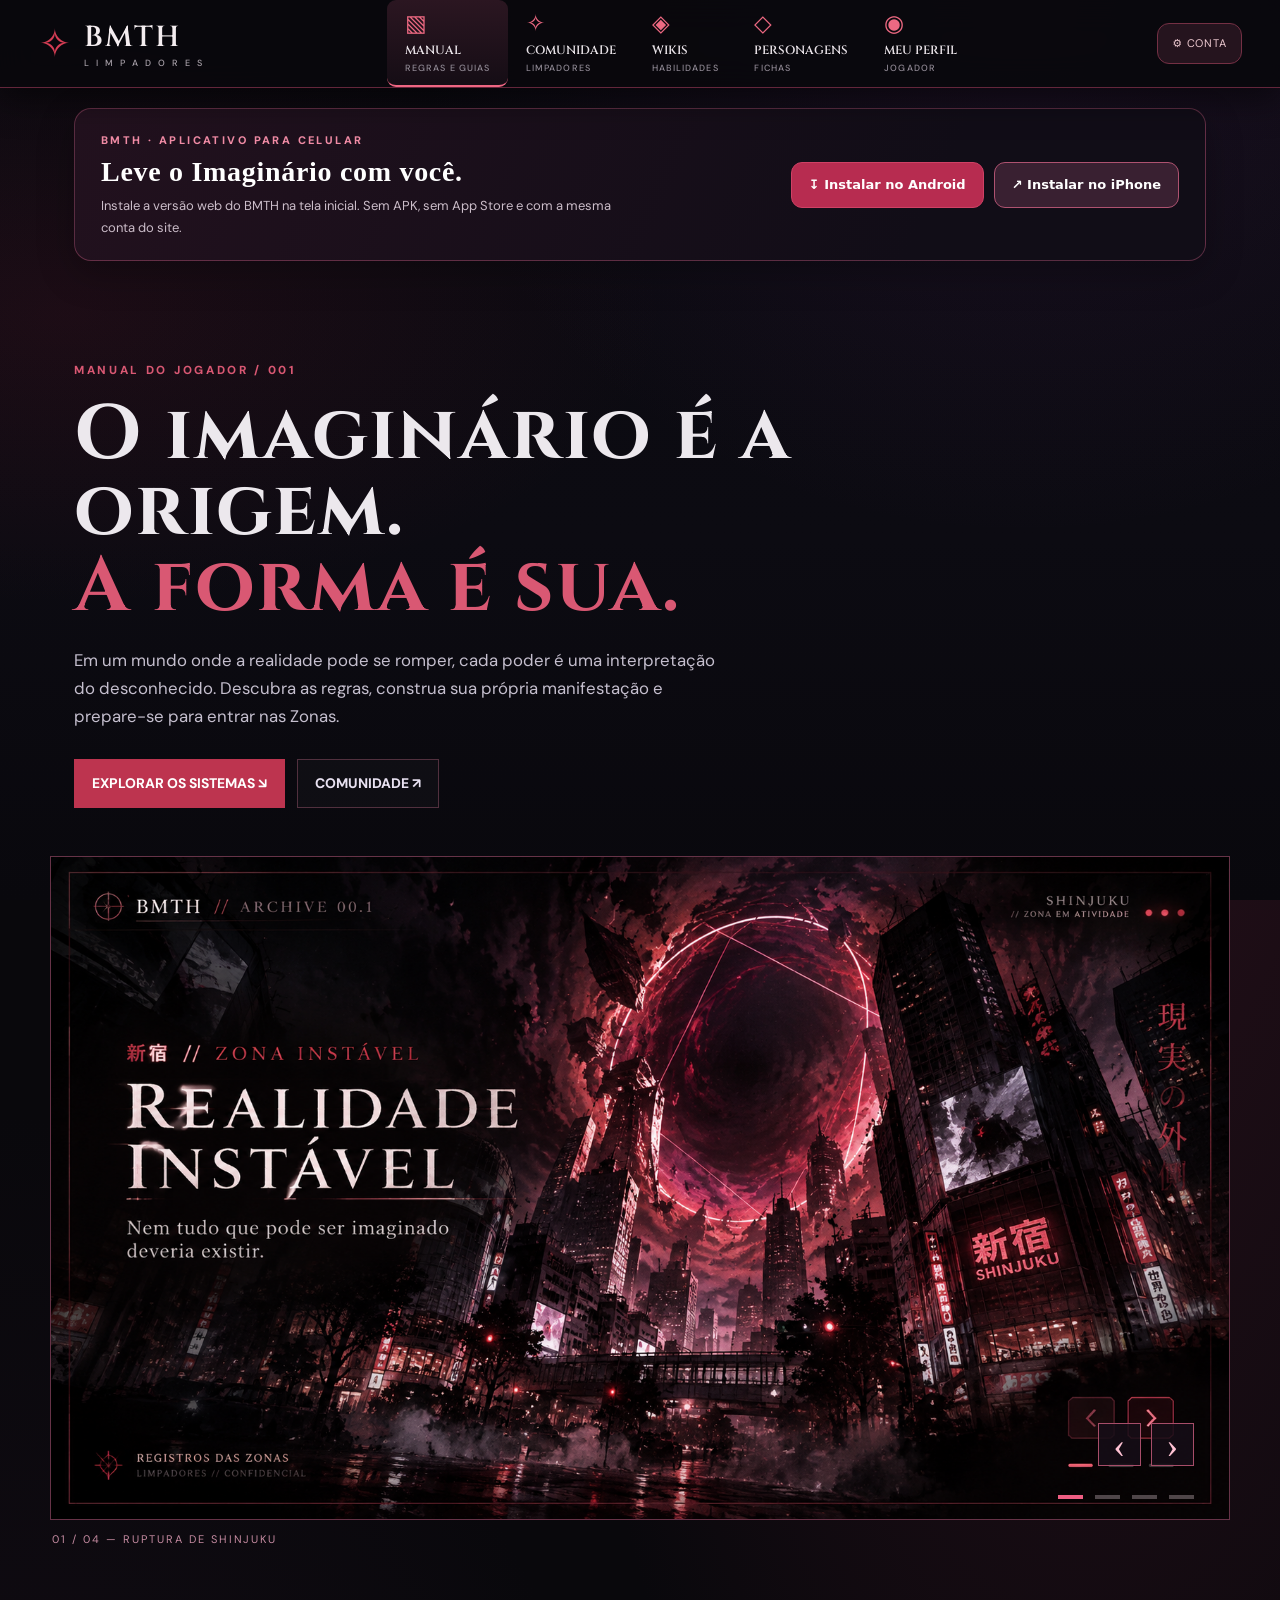
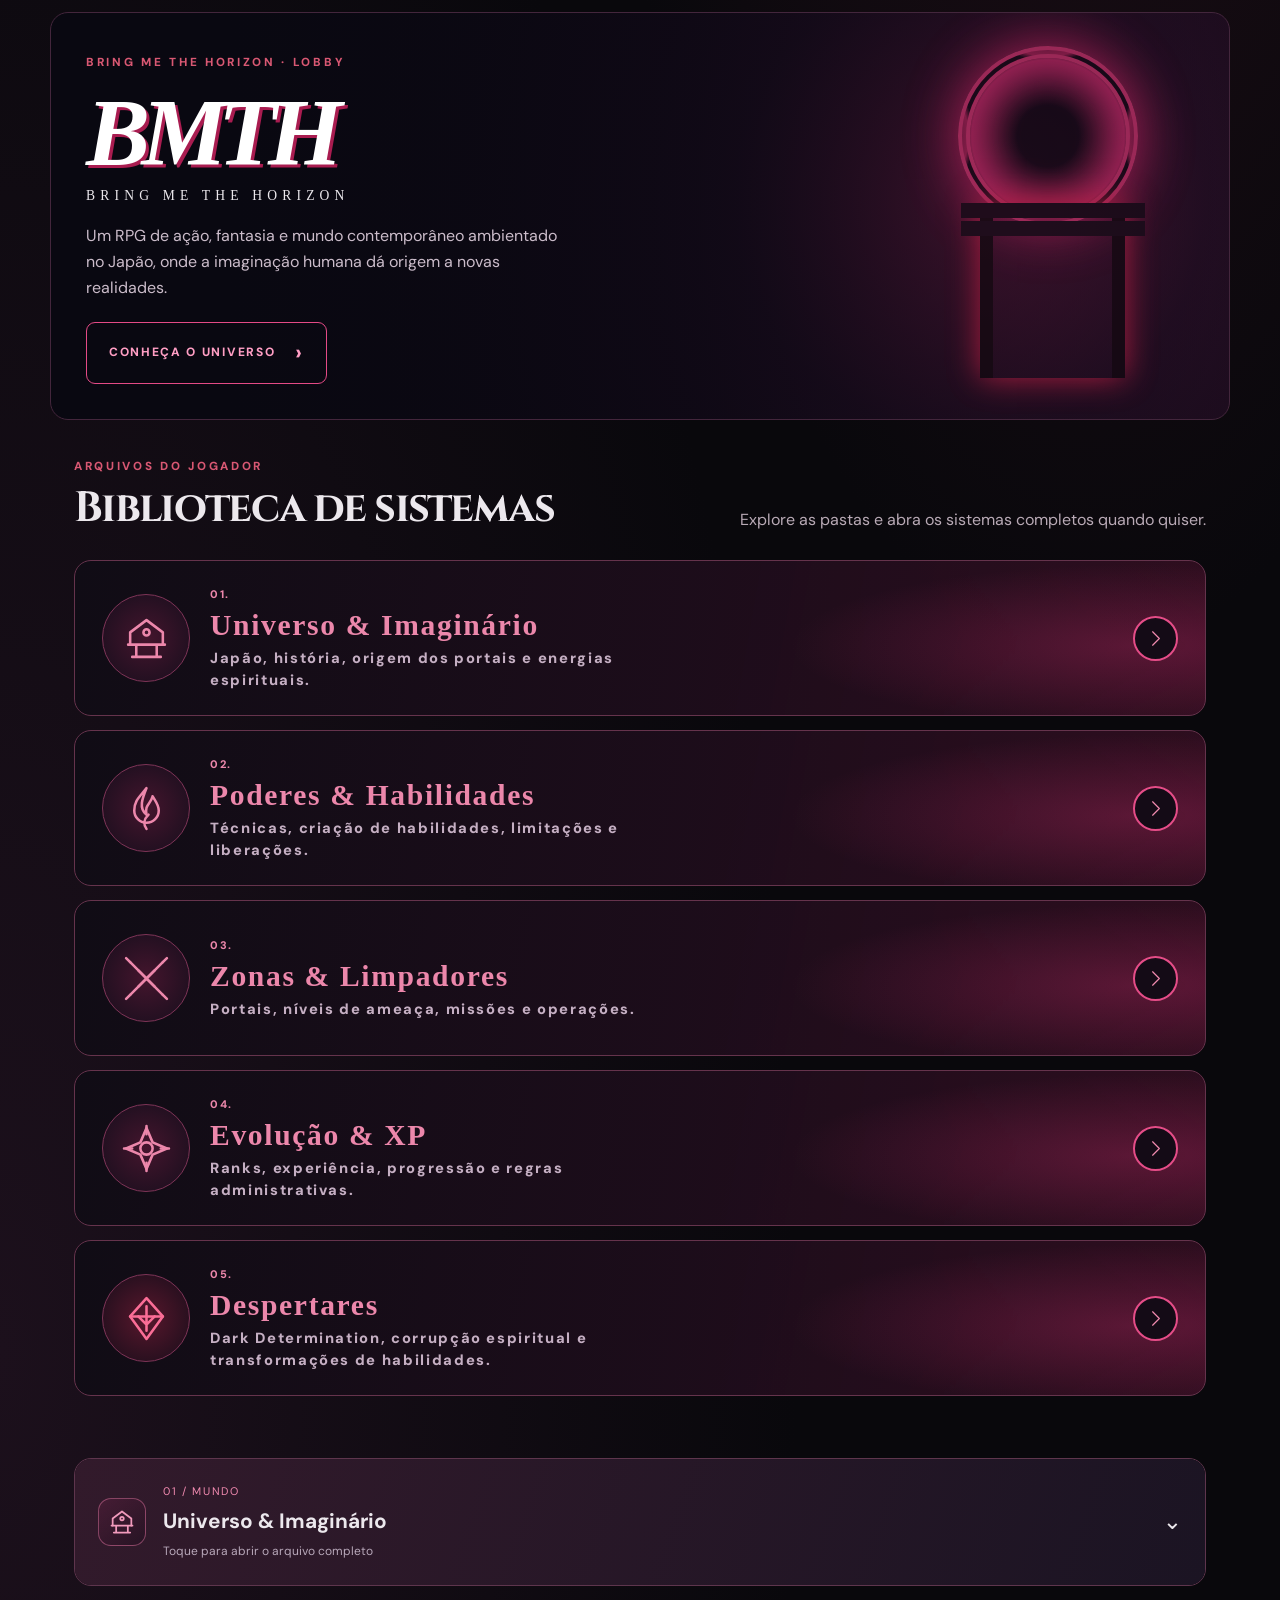
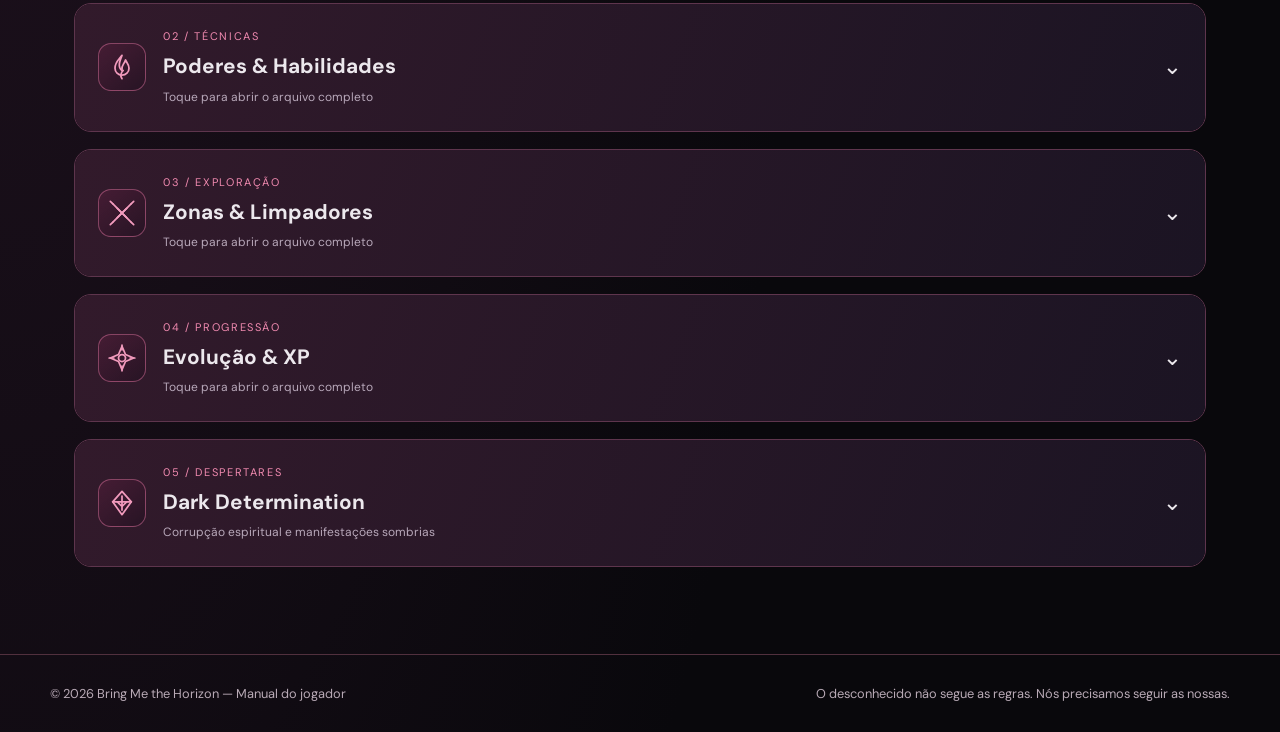
<file: index.html>
<!DOCTYPE html>
<html lang="pt-BR">
<head>
  <meta name="google-site-verification" content="3wwOf84Rw00U1SARxObw5SVbGvqXbjMdW87WTYFs_uU" />
  <meta charset="UTF-8">
  <meta name="viewport" content="width=device-width, initial-scale=1.0, viewport-fit=cover">
  <meta name="theme-color" content="#0b0a10">
  <title>Sistemas | Bring Me the Horizon</title>
  <style>
    :root {
      --bg: #0b0a10;
      --panel: #12111a;
      --panel-2: #191722;
      --text: #f4f0fa;
      --muted: #aaa4b8;
      --line: rgba(205, 185, 230, .15);
      --red: #b62942;
      --red-bright: #ed4d68;
      --purple: #a98bff;
      --max: 1180px;
    }
    * { box-sizing: border-box; }
    html { scroll-behavior: smooth; scroll-padding-top: 100px; }
    body {
      margin: 0; background: var(--bg); color: var(--text);
      font-family: Inter, ui-sans-serif, system-ui, -apple-system, BlinkMacSystemFont, "Segoe UI", sans-serif;
      line-height: 1.65;
    }
    a { color: inherit; text-decoration: none; }
    button { font: inherit; }
    .ambient {
      position: fixed; inset: 0; pointer-events: none; z-index: -1;
      background:
        radial-gradient(ellipse at 80% 0%, rgba(110, 48, 130, .16), transparent 42%),
        radial-gradient(ellipse at 5% 35%, rgba(155, 27, 55, .12), transparent 35%),
        linear-gradient(180deg, #0b0a10 0%, #0c0b12 60%, #09080d 100%);
    }
    .topbar {
      position: sticky; top: 0; z-index: 10;
      background: rgba(11, 10, 16, .88); backdrop-filter: blur(18px);
      border-bottom: 1px solid var(--line);
    }
    .nav {
      max-width: var(--max); margin: auto; padding: 15px 24px;
      display: flex; align-items: center; justify-content: space-between; gap: 24px;
    }
    .brand { display: flex; align-items: center; gap: 12px; min-width: 0; }
    .brand-mark {
      width: 39px; height: 39px; display: grid; place-items: center;
      border: 1px solid rgba(237,77,104,.65); color: var(--red-bright);
      transform: rotate(45deg); font-weight: 900; flex-shrink: 0;
    }
    .brand-mark span { transform: rotate(-45deg); }
    .brand-title { font-size: .88rem; font-weight: 850; letter-spacing: .12em; }
    .brand-sub { color: var(--muted); font-size: .67rem; letter-spacing: .2em; text-transform: uppercase; }
    .nav-links { display: flex; gap: 22px; align-items: center; }
    .nav-links a { font-size: .85rem; color: var(--muted); transition: color .2s; }
    .nav-links a:hover, .nav-links a.active { color: white; }
    .nav-cta {
      padding: 9px 14px; border: 1px solid rgba(237,77,104,.55);
      color: #ffdce2; font-size: .8rem; letter-spacing: .04em;
    }
    .menu-toggle { display: none; background: transparent; border: 1px solid var(--line); color: white; padding: 7px 11px; }
    .hero {
      max-width: var(--max); margin: auto; padding: 88px 24px 64px;
      display: grid; grid-template-columns: 1.15fr .85fr; gap: 52px; align-items: center;
    }
    .eyebrow { color: var(--red-bright); font-size: .73rem; letter-spacing: .23em; text-transform: uppercase; font-weight: 800; }
    h1 { font-size: clamp(2.7rem, 6vw, 5.3rem); line-height: .99; letter-spacing: -.055em; margin: 17px 0 22px; }
    h1 span { color: var(--red-bright); display: block; }
    .hero-copy { max-width: 650px; color: #c5bfce; font-size: 1.05rem; }
    .hero-actions { display: flex; flex-wrap: wrap; gap: 12px; margin-top: 29px; }
    .btn { display: inline-flex; justify-content: center; align-items: center; padding: 12px 17px; border: 1px solid var(--line); font-weight: 750; font-size: .87rem; cursor: pointer; transition: transform .2s, background .2s; }
    .btn:hover { transform: translateY(-2px); }
    .btn-primary { background: var(--red); border-color: var(--red); color: white; }
    .btn-ghost { color: #e9e2f2; background: rgba(255,255,255,.025); }
    .hero-art {
      min-height: 390px; position: relative; overflow: hidden; border: 1px solid var(--line);
      background:
        linear-gradient(0deg, rgba(11,10,16,.95), rgba(11,10,16,.05) 65%),
        radial-gradient(circle at 50% 40%, rgba(168,99,215,.35), transparent 35%),
        radial-gradient(circle at 68% 55%, rgba(188,30,58,.34), transparent 38%),
        linear-gradient(135deg, #211526, #111019 55%, #2b101b);
    }
    .hero-art::before, .hero-art::after { content: ""; position: absolute; inset: 13%; border: 1px solid rgba(221,196,255,.19); transform: rotate(45deg) scale(.76); }
    .hero-art::after { inset: 20%; border-color: rgba(237,77,104,.28); transform: rotate(45deg) scale(.95); }
    .portal {
      position: absolute; width: 185px; height: 270px; left: 50%; top: 43%;
      transform: translate(-50%,-50%) rotate(20deg);
      border: 2px solid rgba(232,196,255,.8); border-radius: 50%;
      box-shadow: 0 0 25px rgba(169,139,255,.4), inset 0 0 35px rgba(169,139,255,.2), 0 0 90px rgba(182,41,66,.25);
    }
    .portal::before { content:""; position:absolute; inset: 13px -8px; border: 1px solid rgba(237,77,104,.7); border-radius:50%; transform:rotate(-16deg); }
    .art-caption { position: absolute; left: 24px; right: 24px; bottom: 22px; z-index: 1; }
    .art-caption strong { display: block; letter-spacing: .12em; font-size: .8rem; }
    .art-caption small { color: #bcb3c9; }
    .art-index { position: absolute; right: 22px; top: 20px; color: rgba(255,255,255,.48); font-size: .72rem; letter-spacing: .16em; }
    .quick-nav { max-width: var(--max); padding: 0 24px; margin: 0 auto 62px; display: grid; grid-template-columns: repeat(3,1fr); gap: 10px; }
    .quick-nav a { border: 1px solid var(--line); background: rgba(255,255,255,.018); padding: 16px; transition: border .2s, background .2s; }
    .quick-nav a:hover { border-color: rgba(237,77,104,.6); background: rgba(182,41,66,.08); }
    .quick-nav b { display: block; font-size: .92rem; }
    .quick-nav small { color: var(--muted); font-size: .75rem; }
    main { max-width: var(--max); margin: auto; padding: 0 24px 70px; }
    .section { padding: 48px 0; border-top: 1px solid var(--line); }
    .section-head { display: flex; justify-content: space-between; gap: 28px; align-items: end; margin-bottom: 27px; }
    .section-head h2 { font-size: clamp(1.8rem, 4vw, 2.65rem); letter-spacing: -.04em; line-height: 1.1; margin: 8px 0 0; }
    .section-head p { max-width: 500px; color: var(--muted); margin: 0; }
    .lead { color: #d0cad8; max-width: 850px; font-size: 1.02rem; }
    .card-grid { display: grid; grid-template-columns: repeat(3,1fr); gap: 14px; margin-top: 24px; }
    .card { padding: 22px; border: 1px solid var(--line); background: linear-gradient(145deg, rgba(255,255,255,.035), rgba(255,255,255,.012)); }
    .card .number { color: var(--red-bright); font-size: .72rem; letter-spacing: .18em; font-weight: 850; }
    .card h3 { margin: 9px 0 7px; font-size: 1.1rem; }
    .card p { margin: 0; color: var(--muted); font-size: .91rem; }
    .energy-grid { display: grid; grid-template-columns: repeat(2,1fr); gap: 14px; }
    .energy-card { display: flex; gap: 16px; padding: 19px; border: 1px solid var(--line); background: rgba(255,255,255,.02); }
    .energy-icon { width: 48px; height: 48px; flex-shrink: 0; display: grid; place-items: center; color: var(--purple); background: rgba(169,139,255,.1); border: 1px solid rgba(169,139,255,.2); font-size: 1.3rem; }
    .energy-card h3 { margin: 0 0 5px; }
    .energy-card p { margin: 0; color: var(--muted); font-size: .9rem; }
    .notice { border-left: 3px solid var(--red-bright); background: rgba(182,41,66,.075); padding: 17px 20px; color: #d7cedd; margin-top: 18px; }
    .zone-grid { display: grid; grid-template-columns: 1fr 1fr; gap: 16px; }
    .zone { position: relative; overflow: hidden; padding: 25px; min-height: 220px; border: 1px solid var(--line); background: linear-gradient(135deg, rgba(95,49,105,.17), rgba(255,255,255,.015)); }
    .zone.closed { background: linear-gradient(135deg, rgba(156,31,55,.18), rgba(255,255,255,.015)); }
    .zone .jp { color: var(--purple); font-size: .78rem; letter-spacing: .08em; }
    .zone h3 { font-size: 1.35rem; margin: 7px 0; }
    .zone p { color: var(--muted); max-width: 500px; }
    .rank-table { width: 100%; border-collapse: collapse; margin-top: 15px; }
    .rank-table th, .rank-table td { text-align: left; padding: 14px 16px; border-bottom: 1px solid var(--line); }
    .rank-table th { color: var(--muted); text-transform: uppercase; letter-spacing: .1em; font-size: .7rem; }
    .rank-code { color: var(--red-bright); font-weight: 850; letter-spacing: .08em; }
    .progression { display: grid; grid-template-columns: .85fr 1.15fr; gap: 22px; align-items: stretch; }
    .xp-panel { border: 1px solid var(--line); padding: 25px; background: linear-gradient(145deg, rgba(182,41,66,.12), rgba(255,255,255,.015)); }
    .xp-panel .big { font-size: 2.5rem; font-weight: 900; letter-spacing: -.06em; }
    .xp-panel p { color: var(--muted); }
    .rank-track { display: flex; align-items: center; gap: 8px; margin: 23px 0; }
    .rank-step { flex: 1; text-align: center; padding: 12px 4px; border: 1px solid var(--line); background: rgba(255,255,255,.025); }
    .rank-step b { display: block; font-size: 1.4rem; }
    .rank-step small { color: var(--muted); font-size: .68rem; }
    .rank-step.current { border-color: var(--red-bright); background: rgba(182,41,66,.13); }
    .xp-bar { height: 9px; background: #2a2632; overflow: hidden; margin: 10px 0 7px; }
    .xp-fill { height: 100%; width: 80%; background: linear-gradient(90deg, var(--red), var(--red-bright)); }
    .steps { list-style: none; padding: 0; margin: 0; counter-reset: steps; }
    .steps li { position: relative; padding: 0 0 22px 49px; color: #d0cad8; counter-increment: steps; }
    .steps li::before { content: counter(steps, decimal-leading-zero); position: absolute; left: 0; top: 0; color: var(--red-bright); font-size: .77rem; font-weight: 850; letter-spacing: .1em; }
    .steps li:not(:last-child)::after { content:""; position:absolute; left: 14px; top: 24px; bottom: 0; width: 1px; background: var(--line); }
    .steps strong { color: white; display: block; margin-bottom: 3px; }
    .steps span { color: var(--muted); font-size: .9rem; }
    .footer { border-top: 1px solid var(--line); padding: 28px 24px; color: var(--muted); font-size: .8rem; }
    .footer-inner { max-width: var(--max); margin: auto; display: flex; justify-content: space-between; gap: 18px; flex-wrap: wrap; }
    @media (max-width: 850px) {
      .nav-links { display: none; position: absolute; top: 69px; left: 0; right: 0; background: #100e16; border-bottom: 1px solid var(--line); padding: 18px 24px; flex-direction: column; align-items: stretch; gap: 15px; }
      .nav-links.open { display: flex; }
      .menu-toggle { display: block; }
      .nav-cta { display: none; }
      .hero { grid-template-columns: 1fr; padding-top: 60px; gap: 30px; }
      .hero-art { min-height: 300px; }
      .quick-nav { grid-template-columns: repeat(2,1fr); }
      .quick-nav a:last-child { grid-column: span 2; }
      .section-head { display: block; }
      .section-head p { margin-top: 14px; }
      .card-grid { grid-template-columns: 1fr; }
      .progression { grid-template-columns: 1fr; }
    }
    @media (max-width: 560px) {
      .nav { padding: 12px 16px; }
      .brand-title { font-size: .74rem; }
      .brand-sub { font-size: .58rem; }
      .hero, main, .quick-nav { padding-left: 16px; padding-right: 16px; }
      .hero { padding-top: 48px; }
      .hero-art { min-height: 260px; }
      .quick-nav { gap: 8px; margin-bottom: 38px; }
      .quick-nav a { padding: 12px; }
      .energy-grid, .zone-grid { grid-template-columns: 1fr; }
      .energy-card { padding: 15px; }
      .rank-table th, .rank-table td { padding: 11px 8px; font-size: .84rem; }
      .rank-track { gap: 5px; }
      .rank-step { padding: 10px 2px; }
      .rank-step b { font-size: 1.2rem; }
    }
  
/* BMTH 2.0 — somente cores e acabamento; sistemas preservados */
:root{--bg:#09080c;--panel:#161017;--panel-2:#21151e;--line:rgba(222,135,161,.22);--red:#bf2d4c;--red-bright:#f06b87;--purple:#c49bac;--muted:#c3b0bd}
.hero-art{border-color:#683349;background:linear-gradient(0deg,#09080df2,#120c1599 65%),radial-gradient(circle at 50% 35%,#9e3a5b88,transparent 45%),linear-gradient(135deg,#321422,#100b13)}
.portal{border-color:#e1a1b6;box-shadow:0 0 30px #d85a8066,inset 0 0 35px #b8486d33,0 0 95px #9b284c55}
.quick-nav a,.card,.energy-card,.zone,.xp-panel{border-color:#603346;background:linear-gradient(135deg,#24151f,#110e15)}
.quick-nav a:hover{border-color:#d95677;background:#351724}
.energy-icon{color:#ee91ab;background:#421d2e;border-color:#8a425a}
.notice{background:#4b1a2a44;border-left-color:#e75b7c}
.rank-step.current{background:#5b1d35;border-color:#ee6c8a}

/* Shinjuku: arte cinematográfica enviada ao repositório pelo criador */
.hero-art{background:#120c12 url('./544c32c9-9646-4a9a-b7c1-4d180a6a3767.png') center center/cover no-repeat!important;border-color:#71384d;min-height:390px}
.hero-art::before,.hero-art::after,.hero-art .portal{display:none!important}
.hero-art .art-caption,.hero-art .art-index{display:none!important}
@media(max-width:850px){.hero-art{min-height:320px;background-position:60% center!important}}
@media(max-width:560px){.hero-art{min-height:275px;background-position:60% center!important}}

/* Banner de Shinjuku em proporção cinematográfica, abaixo das ações */
.hero{display:block!important;padding-bottom:28px!important}
.hero>div:first-child{max-width:880px}
.hero h1{max-width:850px}
.hero-art{display:block;position:relative;width:calc(100% - 48px);max-width:var(--max);margin:20px auto 64px;aspect-ratio:16/9;min-height:0!important;background-position:center center!important;background-size:cover!important}
@media(max-width:560px){.hero-art{width:calc(100% - 32px);margin-top:12px;margin-bottom:40px;aspect-ratio:16/9}}

/* Arte oficial do Imaginário: substitui a ilustração provisória */
.archive-slide--imaginary{background:#0d0818 url('./imaginario.png') center center/cover no-repeat!important}
.archive-slide--imaginary:after{background:linear-gradient(90deg,rgba(9,6,18,.76),rgba(9,6,18,.25) 46%,transparent 76%)!important}
.archive-slide--imaginary .archive-scene{display:none!important}
/* Artes oficiais: Osaka e Limpadores */
.archive-slide--zones{background:#070d1d url('./zonas-osaka.png') center center/cover no-repeat!important}
.archive-slide--cleaners{background:#130e0d url('./limpadores.png') center center/cover no-repeat!important}
.archive-slide--zones .archive-scene,.archive-slide--cleaners .archive-scene{display:none!important}
.archive-slide--zones:after,.archive-slide--cleaners:after{display:none!important}
.archive-slide--zones .archive-slide-copy,.archive-slide--cleaners .archive-slide-copy{display:none!important}
@media(max-width:560px){.archive-slide--zones,.archive-slide--cleaners{background-position:center center!important}}
/* Arquivos BMTH — carrossel acessível e responsivo */
.archive-carousel{width:calc(100% - 48px);max-width:var(--max);margin:20px auto 64px}
.archive-stage{position:relative;aspect-ratio:16/9;overflow:hidden;background:#0c080d;border:1px solid #663347;isolation:isolate}
.archive-slide{position:absolute;inset:0;opacity:0;visibility:hidden;pointer-events:none;transition:opacity .5s ease,visibility .5s ease;overflow:hidden}
.archive-slide.is-active{opacity:1;visibility:visible;pointer-events:auto}
.archive-slide--shinjuku{background:#120c12 url('./544c32c9-9646-4a9a-b7c1-4d180a6a3767.png') center/cover no-repeat}
.archive-slide--imaginary{background:radial-gradient(ellipse at 64% 52%,#812b65 0%,#30112c 28%,#0b0914 68%),linear-gradient(140deg,#1b0e1b,#07080c)}
.archive-slide--zones{background:radial-gradient(ellipse at 60% 45%,#a83449 0%,#36101f 27%,#09090e 74%)}
.archive-slide--cleaners{background:radial-gradient(circle at 65% 29%,#662b44 0%,#1a1120 34%,#09090f 78%)}
.archive-slide--imaginary:after,.archive-slide--zones:after,.archive-slide--cleaners:after{content:"";position:absolute;inset:0;background:linear-gradient(90deg,rgba(8,6,11,.94),rgba(8,6,11,.4) 50%,transparent 88%),linear-gradient(0deg,#07070dc9,transparent 45%)}
.archive-scene{position:absolute;inset:0;overflow:hidden}
.archive-orb{position:absolute;left:65%;top:48%;width:34%;aspect-ratio:1;transform:translate(-50%,-50%);border-radius:50%;background:radial-gradient(circle at 40% 40%,#fbb1dd,#bc4c8c 15%,#4b174e 44%,#100d27 68%);box-shadow:0 0 70px #db41878c,0 0 200px #a72f7a70,inset -25px -30px 45px #090b20}
.archive-ring{position:absolute;left:65%;top:48%;width:47%;height:54%;transform:translate(-50%,-50%) rotate(-25deg);border:2px solid #f58abf88;border-radius:50%;box-shadow:0 0 25px #dd5b9a55}
.archive-ring--two{transform:translate(-50%,-50%) rotate(40deg);width:38%;height:65%;border-color:#9e68db88}
.archive-rift{position:absolute;left:65%;top:42%;width:38%;height:84%;transform:translate(-50%,-50%) rotate(-13deg);border-radius:50%;background:radial-gradient(ellipse,#07000b 25%,#390b24 54%,#e04565 68%,transparent 71%);box-shadow:0 0 75px #ef365870}
.archive-city{position:absolute;inset:62% 0 0;background:repeating-linear-gradient(90deg,#07070b 0 35px,#140e16 35px 48px,#07070b 48px 76px);clip-path:polygon(0 36%,5% 36%,5% 10%,12% 10%,12% 28%,20% 28%,20% 0,27% 0,27% 44%,38% 44%,38% 8%,45% 8%,45% 30%,54% 30%,54% 0,62% 0,62% 22%,72% 22%,72% 10%,79% 10%,79% 33%,88% 33%,88% 3%,95% 3%,95% 40%,100% 40%,100% 100%,0 100%)}
.archive-moon{position:absolute;left:67%;top:12%;width:29%;aspect-ratio:1;border-radius:50%;background:radial-gradient(circle at 42% 38%,#edafc1,#ac4b6b 45%,#4a1b37 73%);box-shadow:0 0 110px #bf426680}
.archive-figure{position:absolute;bottom:-10%;width:13%;height:72%;background:linear-gradient(90deg,#07080d,#20141f 45%,#08080c);clip-path:polygon(38% 0,65% 0,79% 16%,70% 27%,94% 46%,100% 100%,0 100%,9% 46%,30% 27%,23% 16%);filter:drop-shadow(0 0 18px #000)}
.archive-figure--one{left:58%;transform:scale(1.12)}.archive-figure--two{left:73%;height:60%}.archive-figure--three{left:44%;height:54%}
.archive-slide-copy{position:absolute;left:6%;bottom:13%;z-index:2;max-width:47%;color:#fff}
.archive-slide-copy>span{font-size:clamp(9px,1.1vw,13px);letter-spacing:.23em;color:#f08fa8;font-weight:800}
.archive-slide-copy h2{font:700 clamp(24px,4.4vw,65px)/1.1 'Cinzel',Georgia,serif;letter-spacing:.04em;margin:12px 0}
.archive-slide-copy p{font-size:clamp(12px,1.4vw,18px);line-height:1.5;color:#f1dfe8;margin:0 0 24px}
.archive-slide-copy a{display:inline-block;padding:12px 19px;border:1px solid #d9708f;background:#a62d4e;color:white;font-size:12px;font-weight:800;letter-spacing:.07em;text-decoration:none}
.archive-slide-copy a:hover{background:#c33c61}
.archive-controls{position:absolute;z-index:5;right:3%;bottom:8%;display:flex;gap:10px}
.archive-arrow{display:grid;place-items:center;width:43px;height:43px;border:1px solid #a74d69;background:#160d17d9;color:#ffc2d4;font:400 36px/1 Georgia,serif;cursor:pointer}
.archive-arrow:hover,.archive-arrow:focus-visible{background:#ad3154;color:white}
.archive-dots{position:absolute;z-index:5;right:3%;bottom:3%;display:flex;gap:12px}
.archive-dots button{width:25px;height:4px;border:0;background:#b6a2aa6b;cursor:pointer;padding:0}
.archive-dots button.is-active{background:#ef5e83}
.archive-caption{margin:10px 2px 0;color:#c58ba1;letter-spacing:.18em;font-size:11px}
@media(max-width:560px){.archive-carousel{width:calc(100% - 32px);margin:12px auto 40px}.archive-stage{aspect-ratio:4/3}.archive-slide--shinjuku{background-position:62% center}.archive-slide-copy{left:5%;bottom:21%;max-width:76%}.archive-slide-copy h2{font-size:clamp(23px,6vw,35px)}.archive-slide-copy p{font-size:12px;margin-bottom:12px}.archive-slide-copy a{font-size:10px;padding:9px 12px}.archive-controls{bottom:5%}.archive-dots{bottom:3%;right:auto;left:5%}.archive-orb,.archive-rift,.archive-moon{left:72%}}
@media(prefers-reduced-motion:reduce){.archive-slide{transition:none}}

.lobby-welcome,.lobby-library{max-width:1180px;margin:auto;padding:32px 24px 45px}.lobby-welcome{text-align:center}.lobby-welcome h2{font:700 clamp(2rem,5vw,3.4rem)/1.15 Georgia,serif;margin:12px 0}.lobby-welcome p{color:#cbbcca;max-width:710px;margin:0 auto 20px}.lobby-pills{display:flex;gap:10px;justify-content:center;flex-wrap:wrap}.lobby-pills span{border:1px solid #714159;border-radius:30px;padding:7px 14px;color:#eeb0cb;font-size:12px}.lobby-grid{display:grid;grid-template-columns:repeat(2,minmax(0,1fr));gap:15px}.lobby-grid a{display:grid;gap:7px;padding:24px;min-height:150px;border:1px solid #704059;border-radius:17px;background:linear-gradient(125deg,#321b2d,#18121f);transition:transform .2s,border-color .2s}.lobby-grid a:hover{transform:translateY(-3px);border-color:#e881ab}.lobby-grid b{font-size:1.2rem}.lobby-grid small{color:#c5afc3}.lobby-grid span{color:#ec87ab;font-size:11px;font-weight:800;letter-spacing:.15em}.lobby-system{margin:17px 0;border:1px solid #5e354d;border-radius:17px;overflow:hidden;scroll-margin-top:90px;background:#17101b}.lobby-system>summary{display:flex;gap:17px;align-items:center;padding:23px;cursor:pointer;list-style:none;background:linear-gradient(110deg,#321a2b,#1b1423)}.lobby-system>summary::-webkit-details-marker{display:none}.lobby-system summary>span:nth-child(2){display:grid;gap:4px}.lobby-system summary small{color:#f18ab0;font-size:11px;letter-spacing:.15em}.lobby-system summary strong{font-size:1.3rem}.lobby-system summary em{font-style:normal;color:#b8a8ba;font-size:12px}.lobby-system summary>span:first-child{font-size:26px;color:#f19abc}.lobby-chevron{margin-left:auto;font-size:23px}.lobby-system[open] .lobby-chevron{transform:rotate(180deg)}.lobby-system-body{padding:0 24px 24px}.lobby-system .section:first-child{border-top:0}.lobby-system .section{scroll-margin-top:110px}@media(max-width:700px){.lobby-welcome,.lobby-library{padding-left:16px;padding-right:16px}.lobby-grid{grid-template-columns:1fr}.lobby-grid a{min-height:118px;padding:18px}.lobby-system>summary{padding:17px}.lobby-system-body{padding:0 14px 16px}}

/* Lobby illustrated cards and crisp scalable vector iconography */
.lobby-welcome{position:relative;isolation:isolate;min-height:350px;display:flex;align-items:center;overflow:hidden;text-align:left;background:linear-gradient(90deg,#090811 15%,rgba(12,8,19,.86) 55%,rgba(20,8,22,.38)),radial-gradient(circle at 78% 46%,#7d204c 0,#2a1129 25%,#0c0911 64%);border:1px solid #43263c;border-radius:18px;margin-top:26px;padding:35px!important}.lobby-hero-copy{position:relative;z-index:2;max-width:590px}.lobby-hero-copy h2{display:flex;flex-direction:column;align-items:flex-start;margin:12px 0 19px}.lobby-hero-copy h2>span{font:bold italic clamp(3.4rem,9vw,6rem)/.95 Georgia,serif;letter-spacing:-.09em;color:#fff;text-shadow:3px 3px #a91c50}.lobby-hero-copy h2>small{font-size:clamp(.6rem,1.6vw,.85rem);letter-spacing:.38em;font-weight:400;margin-top:10px}.lobby-hero-copy p{text-align:left;margin:0 0 20px;max-width:490px;font-size:1rem}.lobby-hero-link{display:inline-flex;align-items:center;gap:20px;border:1px solid #e44a86;border-radius:9px;padding:12px 22px;color:#ff9ec4;font-weight:800;font-size:12px;letter-spacing:.14em}.lobby-hero-link:hover{background:#5a203d}.lobby-hero-link span{font-size:22px}.lobby-hero-art{position:absolute;inset:0 0 0 45%;pointer-events:none;overflow:hidden;opacity:.75}.lobby-portal{position:absolute;right:14%;top:8%;width:180px;aspect-ratio:1;border-radius:50%;border:12px double #c13269;box-shadow:0 0 55px #d62669,inset 0 0 45px #c12d6b;background:radial-gradient(circle,#100915 28%,#9c2152 69%,#140916 74%)}.lobby-torii{position:absolute;right:16%;bottom:10%;width:145px;height:175px;border-left:13px solid #130910;border-right:13px solid #130910;box-shadow:0 0 30px #d5224a}.lobby-torii:before{content:'';position:absolute;top:0;left:-32px;width:184px;height:15px;background:#170b17;box-shadow:0 18px #180c18}.lobby-grid{grid-template-columns:1fr;gap:14px}.lobby-grid .lobby-card{display:flex;align-items:center;gap:20px;min-height:156px;padding:23px 27px;background:linear-gradient(100deg,#100c15 0%,rgba(29,13,27,.97) 54%,rgba(78,19,47,.55) 100%);border-color:#65334c;position:relative;overflow:hidden}.lobby-card:after{content:'';position:absolute;right:0;top:0;bottom:0;width:38%;opacity:.25;background:radial-gradient(ellipse at 85% 55%,#ed347d,transparent 68%);pointer-events:none}.lobby-icon-wrap{flex:0 0 88px;width:88px;height:88px;border:1px solid #7e3457;border-radius:50%;display:grid;place-items:center;background:radial-gradient(circle,#44152d,#160e1c);color:#ff7cac}.lobby-vector{display:block;width:49px;height:49px}.lobby-card-copy{display:grid;gap:6px;z-index:1}.lobby-card-number{color:#e94782;font-size:13px;font-weight:800}.lobby-card-copy b{font:700 clamp(1.25rem,2.6vw,1.85rem)/1.1 Georgia,serif}.lobby-card-copy small{font-size:.92rem;max-width:460px;line-height:1.5}.lobby-card-go{margin-left:auto;flex:0 0 45px;width:45px;height:45px;border-radius:50%;border:2px solid #e54d88;background:#140b16;display:grid;place-items:center;color:#fff;z-index:1}.lobby-card-go .lobby-vector{width:23px;height:23px}@media(max-width:700px){.lobby-welcome{margin:15px 13px 0;min-height:315px;padding:25px!important}.lobby-hero-art{inset:0 0 0 35%;opacity:.36}.lobby-hero-copy p{font-size:.88rem}.lobby-hero-copy h2>span{font-size:3.8rem}.lobby-grid .lobby-card{min-height:130px;padding:16px 13px;gap:12px}.lobby-icon-wrap{flex-basis:62px;width:62px;height:62px}.lobby-icon-wrap .lobby-vector{width:36px;height:36px}.lobby-card-copy b{font-size:1.2rem}.lobby-card-copy small{font-size:.78rem}.lobby-card-go{flex-basis:34px;width:34px;height:34px}.lobby-card-go .lobby-vector{width:18px;height:18px}}
.dark-subtitle{font-family:Georgia,serif;margin:27px 0 15px;color:#f3c0d5}.lobby-card-5 .lobby-icon-wrap{color:#fa6d96;background:radial-gradient(circle,#58172c,#170d1a)}
.lobby-system>summary>.lobby-system-icon{display:grid;place-items:center;flex:0 0 48px;width:48px;height:48px;border:1px solid rgba(239,125,172,.45);border-radius:13px;background:linear-gradient(140deg,rgba(123,37,77,.28),rgba(31,15,31,.5));color:#f78eb9}.lobby-system-icon svg{width:28px;height:28px;display:block}.lobby-system>summary>.lobby-system-icon:after{content:none!important}@media(max-width:700px){.lobby-system>summary>.lobby-system-icon{flex-basis:42px;width:42px;height:42px}.lobby-system-icon svg{width:25px;height:25px}}
</style>
<link rel="stylesheet" href="./theme.css?v=mobile4">
<link rel="manifest" href="/manifest.webmanifest"><link rel="icon" href="/bmth-icon.svg" type="image/svg+xml"><meta name="apple-mobile-web-app-capable" content="yes"><meta name="apple-mobile-web-app-status-bar-style" content="black-translucent"><meta name="apple-mobile-web-app-title" content="BMTH"><style>
@media(max-width:700px){
 .archive-carousel{width:calc(100% - 24px)!important;margin:16px auto 36px!important}
 .archive-stage{aspect-ratio:16/9!important;overflow:hidden!important;background:#0a0810!important}
 .archive-slide--shinjuku,.archive-slide--imaginary,.archive-slide--zones,.archive-slide--cleaners{background-size:contain!important;background-position:center center!important;background-repeat:no-repeat!important}
 .archive-slide--shinjuku .archive-slide-copy{display:none!important}
 .archive-slide--imaginary .archive-slide-copy{left:5%;bottom:7%;max-width:62%}
 .archive-slide--imaginary .archive-slide-copy h2{font-size:clamp(15px,4vw,23px);margin:4px 0}
 .archive-slide--imaginary .archive-slide-copy p{display:none}
 .archive-controls{right:2%;bottom:3%;gap:6px}
 .archive-arrow{width:35px;height:35px;font-size:20px}
 .hero h1{font-size:clamp(34px,9vw,58px)!important;line-height:1.1!important;overflow-wrap:break-word}
 .hero-actions{display:flex;flex-wrap:wrap;gap:10px}
 .hero-actions a{flex:1 1 145px;min-width:0;text-align:center}
}
</style>
<style>
.bmth-install{max-width:1180px;margin:20px auto 12px;padding:0 24px}
.bmth-install-inner{display:flex;align-items:center;justify-content:space-between;gap:22px;flex-wrap:wrap;padding:22px 26px;border:1px solid rgba(224,104,145,.35);border-radius:17px;background:linear-gradient(115deg,#22111e,#110d17 75%);box-shadow:0 12px 36px #0004}
.bmth-install-kicker{font-size:11px;letter-spacing:.22em;text-transform:uppercase;color:#f08ba5;font-weight:800}
.bmth-install h2{margin:5px 0 6px;font:700 clamp(20px,2.2vw,28px)/1.25 Georgia,serif;color:#fff}
.bmth-install p{margin:0;color:#cbbdc9;font-size:13px;max-width:520px}
.bmth-install-actions{display:flex;flex-wrap:wrap;gap:10px}
.bmth-install-btn{display:inline-flex;align-items:center;justify-content:center;gap:9px;min-height:46px;padding:11px 17px;border:1px solid #ae5270;border-radius:11px;background:#392031;color:#fff;font:700 13px system-ui,sans-serif;cursor:pointer;text-decoration:none}
.bmth-install-btn.primary{background:#b72c50;border-color:#cf4165}
.bmth-install-btn:hover{filter:brightness(1.13)}
.bmth-install-info{flex-basis:100%;display:none;padding:13px 15px;background:#100c14;border:1px solid #603448;border-radius:10px;color:#eee;font-size:13px;line-height:1.6}
.bmth-install-info.is-visible{display:block}
.bmth-install-info strong{color:#f1a4bb}
@media(max-width:700px){.bmth-install{padding:0 13px;margin:12px auto 20px}.bmth-install-inner{padding:17px;gap:14px}.bmth-install-actions{width:100%;display:grid;grid-template-columns:1fr 1fr;gap:8px}.bmth-install-btn{font-size:12px;padding:11px 8px}.bmth-install h2{font-size:22px}}
</style></head>
<body class="manual-page">
  <div class="ambient"></div>
  <header class="bmth-header"><a class="bmth-brand" href="./index.html"><span class="bmth-sigil">✧</span><span class="bmth-brandwords"><b>BMTH</b><small>L I M P A D O R E S</small></span></a><nav class="bmth-nav" aria-label="Navegação principal"><a href="./index.html" aria-current="page"><span class="bmth-icon" aria-hidden="true">▧</span>MANUAL<small>REGRAS E GUIAS</small></a><a href="./comunidade.html"><span class="bmth-icon" aria-hidden="true">✧</span>COMUNIDADE<small>LIMPADORES</small></a><a href="./comunidade.html#posts"><span class="bmth-icon">◈</span>WIKIS<small>HABILIDADES</small></a><a href="./personagens.html"><span class="bmth-icon" aria-hidden="true">◇</span>PERSONAGENS<small>FICHAS</small></a><a href="./perfil.html"><span class="bmth-icon">◉</span>MEU PERFIL<small>JOGADOR</small></a></nav><a class="bmth-account" href="./login.html">⚙ CONTA</a></header>


<section class="bmth-install" aria-label="Instalar BMTH no celular">
 <div class="bmth-install-inner">
  <div><div class="bmth-install-kicker">BMTH · Aplicativo para celular</div><h2>Leve o Imaginário com você.</h2><p>Instale a versão web do BMTH na tela inicial. Sem APK, sem App Store e com a mesma conta do site.</p></div>
  <div class="bmth-install-actions">
   <button type="button" class="bmth-install-btn primary" id="bmthInstallAndroid">↧ Instalar no Android</button>
   <button type="button" class="bmth-install-btn" id="bmthInstallIOS">↗ Instalar no iPhone</button>
  </div>
  <div class="bmth-install-info" id="bmthInstallInfo" role="status" aria-live="polite"></div>
 </div>
</section>
  <section class="hero" id="inicio">
    <div>
      <div class="eyebrow">Manual do jogador / 001</div>
      <h1>O imaginário é a origem.<span>A forma é sua.</span></h1>
      <p class="hero-copy">Em um mundo onde a realidade pode se romper, cada poder é uma interpretação do desconhecido. Descubra as regras, construa sua própria manifestação e prepare-se para entrar nas Zonas.</p>
      <div class="hero-actions">
        <a class="btn btn-primary" href="#biblioteca">EXPLORAR OS SISTEMAS ↘</a>
        <a class="btn btn-ghost" href="./comunidade.html">COMUNIDADE ↗</a>
      </div>
    </div>
  </section>

  <section class="archive-carousel" aria-label="Arquivos do universo Bring Me the Horizon" aria-roledescription="carrossel">
    <div class="archive-stage" id="archiveStage" tabindex="0" aria-label="Use as setas do teclado para navegar pelos arquivos">
      <article class="archive-slide archive-slide--shinjuku is-active" data-archive-slide aria-hidden="false" aria-label="Arquivo 1: Ruptura de Shinjuku"></article>
      <article class="archive-slide archive-slide--imaginary" data-archive-slide aria-hidden="true" aria-label="Arquivo 2: O Imaginário">
        <div class="archive-scene archive-scene--imaginary" aria-hidden="true"><span class="archive-orb"></span><span class="archive-ring archive-ring--one"></span><span class="archive-ring archive-ring--two"></span></div>
        <div class="archive-slide-copy"><span>ARQUIVO 02 / FONTE PRIMORDIAL</span><h2>O IMAGINÁRIO</h2><p>Sonhos, medos e desejos alimentam uma força capaz de alterar a realidade.</p><a href="#imaginario">EXPLORAR ARQUIVO ↗</a></div>
      </article>
      <article class="archive-slide archive-slide--zones" data-archive-slide aria-hidden="true" aria-label="Arquivo 3: As Zonas">
        <div class="archive-scene archive-scene--zones" aria-hidden="true"><span class="archive-rift"></span><span class="archive-city"></span></div>
        <div class="archive-slide-copy"><span>ARQUIVO 03 / ANOMALIAS</span><h2>AS ZONAS</h2><p>Territórios instáveis, criaturas desconhecidas e expedições de alto risco.</p><a href="#zonas">EXPLORAR ARQUIVO ↗</a></div>
      </article>
      <article class="archive-slide archive-slide--cleaners" data-archive-slide aria-hidden="true" aria-label="Arquivo 4: Os Limpadores">
        <div class="archive-scene archive-scene--cleaners" aria-hidden="true"><span class="archive-moon"></span><span class="archive-figure archive-figure--one"></span><span class="archive-figure archive-figure--two"></span><span class="archive-figure archive-figure--three"></span></div>
        <div class="archive-slide-copy"><span>ARQUIVO 04 / OPERAÇÕES</span><h2>OS LIMPADORES</h2><p>Profissionais que enfrentam as anomalias e sobrevivem ao impossível.</p><a href="#nucleo">EXPLORAR ARQUIVO ↗</a></div>
      </article>
      <div class="archive-controls"><button class="archive-arrow" id="archivePrev" type="button" aria-label="Arquivo anterior">‹</button><button class="archive-arrow" id="archiveNext" type="button" aria-label="Próximo arquivo">›</button></div>
      <div class="archive-dots" role="group" aria-label="Selecionar arquivo"><button type="button" class="is-active" aria-label="Mostrar arquivo 1" aria-current="true"></button><button type="button" aria-label="Mostrar arquivo 2"></button><button type="button" aria-label="Mostrar arquivo 3"></button><button type="button" aria-label="Mostrar arquivo 4"></button></div>
    </div>
    <p class="archive-caption" aria-live="polite" id="archiveCaption">01 / 04 — RUPTURA DE SHINJUKU</p>
  </section>

<section class="lobby-welcome"><div class="lobby-hero-art" aria-hidden="true"><div class="lobby-portal"></div><div class="lobby-torii"></div></div><div class="lobby-hero-copy"><span class="eyebrow">BRING ME THE HORIZON · LOBBY</span><h2><span>BMTH</span><small>BRING ME THE HORIZON</small></h2><p>Um RPG de ação, fantasia e mundo contemporâneo ambientado no Japão, onde a imaginação humana dá origem a novas realidades.</p><a class="lobby-hero-link" href="#biblioteca">CONHEÇA O UNIVERSO <span aria-hidden="true">›</span></a></div></section>
<section class="lobby-library" id="biblioteca"><div class="section-head"><div><span class="eyebrow">ARQUIVOS DO JOGADOR</span><h2>Biblioteca de sistemas</h2></div><p>Explore as pastas e abra os sistemas completos quando quiser.</p></div><div class="lobby-grid">
<a class="lobby-card lobby-card-1" href="#arquivo-mundo"><span class="lobby-icon-wrap"><svg class="lobby-vector" viewBox="0 0 24 24" aria-hidden="true" fill="none" stroke="currentColor" stroke-width="1.25" stroke-linecap="round" stroke-linejoin="round"><path d="M4 15V9l8-6 8 6v6"/><path d="M3 15h18M7 15v6m10-6v6M5 21h14"/><circle cx="12" cy="9" r="1.5"/></svg></span><span class="lobby-card-copy"><span class="lobby-card-number">01.</span><b>Universo &amp; Imaginário</b><small>Japão, história, origem dos portais e energias espirituais.</small></span><span class="lobby-card-go" aria-hidden="true"><svg class="lobby-vector" viewBox="0 0 24 24" aria-hidden="true" fill="none" stroke="currentColor" stroke-width="1.25" stroke-linecap="round" stroke-linejoin="round"><path d="m9 5 7 7-7 7"/></svg></span></a>
<a class="lobby-card lobby-card-2" href="#arquivo-poder"><span class="lobby-icon-wrap"><svg class="lobby-vector" viewBox="0 0 24 24" aria-hidden="true" fill="none" stroke="currentColor" stroke-width="1.25" stroke-linecap="round" stroke-linejoin="round"><path d="M12 2c-3 4-6 6-6 11a6 6 0 0 0 12 0c0-3-2-5-3-7-1 4-4 4-3 9-4-3-2-8 0-13Z"/><path d="M12 22c-2-3-1-5 1-7"/></svg></span><span class="lobby-card-copy"><span class="lobby-card-number">02.</span><b>Poderes &amp; Habilidades</b><small>Técnicas, criação de habilidades, limitações e liberações.</small></span><span class="lobby-card-go" aria-hidden="true"><svg class="lobby-vector" viewBox="0 0 24 24" aria-hidden="true" fill="none" stroke="currentColor" stroke-width="1.25" stroke-linecap="round" stroke-linejoin="round"><path d="m9 5 7 7-7 7"/></svg></span></a>
<a class="lobby-card lobby-card-3" href="#arquivo-zonas"><span class="lobby-icon-wrap"><svg class="lobby-vector" viewBox="0 0 24 24" aria-hidden="true" fill="none" stroke="currentColor" stroke-width="1.25" stroke-linecap="round" stroke-linejoin="round"><path d="m4 20 16-16M4 4l16 16"/><path d="M4 4 2 2m18 18 2 2M20 4l2-2M4 20l-2 2"/><path d="m8 8 8 8m0-8-8 8"/></svg></span><span class="lobby-card-copy"><span class="lobby-card-number">03.</span><b>Zonas &amp; Limpadores</b><small>Portais, níveis de ameaça, missões e operações.</small></span><span class="lobby-card-go" aria-hidden="true"><svg class="lobby-vector" viewBox="0 0 24 24" aria-hidden="true" fill="none" stroke="currentColor" stroke-width="1.25" stroke-linecap="round" stroke-linejoin="round"><path d="m9 5 7 7-7 7"/></svg></span></a>
<a class="lobby-card lobby-card-4" href="#arquivo-evolucao"><span class="lobby-icon-wrap"><svg class="lobby-vector" viewBox="0 0 24 24" aria-hidden="true" fill="none" stroke="currentColor" stroke-width="1.25" stroke-linecap="round" stroke-linejoin="round"><path d="m12 2 3 7 7 3-7 3-3 7-3-7-7-3 7-3Z"/><circle cx="12" cy="12" r="3"/><path d="M12 1v4m0 14v4M1 12h4m14 0h4"/></svg></span><span class="lobby-card-copy"><span class="lobby-card-number">04.</span><b>Evolução &amp; XP</b><small>Ranks, experiência, progressão e regras administrativas.</small></span><span class="lobby-card-go" aria-hidden="true"><svg class="lobby-vector" viewBox="0 0 24 24" aria-hidden="true" fill="none" stroke="currentColor" stroke-width="1.25" stroke-linecap="round" stroke-linejoin="round"><path d="m9 5 7 7-7 7"/></svg></span></a>
<a class="lobby-card lobby-card-5" href="#arquivo-despertares"><span class="lobby-icon-wrap"><svg class="lobby-vector" viewBox="0 0 24 24" aria-hidden="true" fill="none" stroke="currentColor" stroke-width="1.25" stroke-linecap="round" stroke-linejoin="round"><path d="M12 2 4 11l8 11 8-11-8-9Z"/><path d="M12 6v12M8 11l4 4 4-4"/><path d="M4 11h16"/></svg></span><span class="lobby-card-copy"><span class="lobby-card-number">05.</span><b>Despertares</b><small>Dark Determination, corrupção espiritual e transformações de habilidades.</small></span><span class="lobby-card-go" aria-hidden="true"><svg class="lobby-vector" viewBox="0 0 24 24" aria-hidden="true" fill="none" stroke="currentColor" stroke-width="1.25" stroke-linecap="round" stroke-linejoin="round"><path d="m9 5 7 7-7 7"/></svg></span></a>
</div></section>
  <main id="sistemas">
    <details class="lobby-system" id="arquivo-mundo"><summary><span class="lobby-system-icon"><svg viewBox="0 0 24 24" aria-hidden="true" fill="none" stroke="currentColor" stroke-width="1.5" stroke-linecap="round" stroke-linejoin="round"><path d="M4 15V9l8-6 8 6v6"/><path d="M3 15h18M7 15v6m10-6v6M5 21h14"/><circle cx="12" cy="9" r="1.5"/></svg></span><span><small>01 / MUNDO</small><strong>Universo & Imaginário</strong><em>Toque para abrir o arquivo completo</em></span><span class="lobby-chevron">⌄</span></summary><div class="lobby-system-body">
    <section class="section" id="nucleo">
      <div class="section-head">
        <div><div class="eyebrow">ARQUIVO 00 / 日本 — NIHON</div><h2>Núcleo: Japão</h2></div>
        <p>O palco principal de Bring Me the Horizon. Uma sociedade que aprendeu a conviver com o impossível — e a lucrar com ele.</p>
      </div>
      <p class="lead">No Japão contemporâneo, a imaginação humana deixou de ser apenas uma faculdade da mente. Sonhos, medos, crenças e desejos alimentam o <strong>Imaginário</strong>, uma força cuja influência sobre a realidade ainda não é inteiramente compreendida. Quando essa influência se acumula e ultrapassa limites desconhecidos, surgem as <strong>Zonas (区域 — Kuiki)</strong>: rupturas que conectam o mundo humano a espaços anômalos. Algumas aparecem no coração de cidades; outras escondem territórios inteiros atrás de passagens impossíveis. E nem sempre chegam vazias.</p>
      <p class="lead">Criaturas atravessam os portais, ruas são evacuadas, bairros são isolados e o cotidiano é interrompido por invasões que ninguém consegue prever com precisão. A resposta da sociedade foi transformar a sobrevivência em especialidade. Assim se consolidaram os <strong>Limpadores (清掃者 — Seisōsha)</strong>: heróis e profissionais preparados para entrar nas Zonas, enfrentar monstros, resgatar civis, investigar fenômenos e devolver à população os lugares tomados pelo desconhecido.</p>
      <p class="lead">Hoje, ser Limpador é uma das carreiras mais cobiçadas do país. Guildas disputam talentos, operações bem-sucedidas atraem contratos e patrocínios, e nomes famosos conquistam prestígio, respeito e multidões de admiradores. Alguns entram em combate para salvar vidas. Outros perseguem fortuna, influência, rivalidade ou a promessa de um lugar na história. A profissão é heroica; as intenções de quem a exerce nem sempre são.</p>
      <div class="card-grid">
        <article class="card"><div class="number">日本 / NIHON</div><h3>O mundo continua vivo</h3><p>Escolas, empresas, governos, comércio e inúmeras profissões coexistem com alertas de invasão, evacuações e missões de contenção. Nem todo personagem precisa ser Limpador.</p></article>
        <article class="card"><div class="number">区域 / KUIKI</div><h3>O surgimento das Zonas</h3><p>O Imaginário influencia o aparecimento de portais e anomalias. A relação exata entre pensamentos humanos, criaturas e dimensões permanece um mistério da história.</p></article>
        <article class="card"><div class="number">清掃者 / SEISŌSHA</div><h3>Heróis por motivos diferentes</h3><p>Independentes, guildas e equipes organizadas realizam missões de limpeza. Fama e recompensas convivem com sacrifícios, competição e dever.</p></article>
      </div>
      <div class="notice"><strong>Premissa do RPG:</strong> o Japão é o núcleo inicial da narrativa, não um limite para futuras histórias. O Imaginário é a origem dos fenômenos; o verdadeiro motivo de cada Ruptura e o que existe além das Zonas continuam abertos à descoberta em jogo.</div>
    </section>
    <section class="section" id="imaginario">
      <div class="section-head">
        <div><div class="eyebrow">01 / Fundamento</div><h2>O Imaginário</h2></div>
        <p>A fonte primordial por trás das manifestações sobrenaturais — e um mistério que ninguém conseguiu resolver.</p>
      </div>
      <p class="lead">O <strong>Imaginário</strong> é a origem da energia que atravessa o mundo de Bring Me the Horizon. Sua natureza permanece desconhecida. Alguns acreditam que a imaginação cria aquilo que não deveria existir; outros defendem que ela apenas revela algo que sempre esteve oculto. A verdade ainda não foi descoberta.</p>
      <div class="card-grid">
        <article class="card"><div class="number">PRINCÍPIO 01</div><h3>Uma origem desconhecida</h3><p>Nenhuma teoria explica completamente o Imaginário, seus limites ou sua relação com a realidade.</p></article>
        <article class="card"><div class="number">PRINCÍPIO 02</div><h3>Muitas interpretações</h3><p>Personagens diferentes podem compreender e canalizar essa força de maneiras completamente distintas.</p></article>
        <article class="card"><div class="number">PRINCÍPIO 03</div><h3>Possibilidades e limites</h3><p>A criatividade orienta a construção dos poderes, enquanto as regras e a avaliação administrativa mantêm o equilíbrio.</p></article>
      </div>
    </section>

    <section class="section" id="energias">
      <div class="section-head">
        <div><div class="eyebrow">02 / Manifestação</div><h2>Energia espiritual</h2></div>
        <p>A energia espiritual é a forma como cada personagem conduz e interpreta sua conexão com o Imaginário.</p>
      </div>
      <p class="lead">Escolher uma energia não define automaticamente o poder do personagem. Ela funciona como uma base conceitual para a narrativa, o estilo e as regras da manifestação. Você pode partir de um sistema conhecido, adaptá-lo ou propor um sistema autoral.</p>
      <div class="energy-grid">
        <article class="energy-card"><div class="energy-icon">✦</div><div><h3>Ki (気)</h3><p>Uma abordagem ligada à vitalidade, ao combate físico, à concentração e à intensificação das capacidades corporais.</p></div></article>
        <article class="energy-card"><div class="energy-icon">⌁</div><div><h3>Chakra (チャクラ)</h3><p>Uma abordagem baseada no controle energético, na circulação da força interior e em técnicas variadas.</p></div></article>
        <article class="energy-card"><div class="energy-icon">◈</div><div><h3>Aura (オーラ)</h3><p>Uma manifestação que pode representar presença, pressão espiritual, defesa ou capacidades singulares.</p></div></article>
        <article class="energy-card"><div class="energy-icon">⟡</div><div><h3>Nen (念) ou sistema autoral</h3><p>Um modelo próprio com regras, condições de uso, limitações e possibilidades criativas definidas pelo jogador.</p></div></article>
      </div>
      <div class="notice"><strong>Importante:</strong> referências de outras obras servem como inspiração. Escolher uma energia não concede automaticamente os poderes ou as habilidades de um personagem já existente.</div>
    </section>

    </div></details>
    <details class="lobby-system" id="arquivo-poder"><summary><span class="lobby-system-icon"><svg viewBox="0 0 24 24" aria-hidden="true" fill="none" stroke="currentColor" stroke-width="1.5" stroke-linecap="round" stroke-linejoin="round"><path d="M12 2c-3 4-6 6-6 11a6 6 0 0 0 12 0c0-3-2-5-3-7-1 4-4 4-3 9-4-3-2-8 0-13Z"/><path d="M12 22c-2-3-1-5 1-7"/></svg></span><span><small>02 / TÉCNICAS</small><strong>Poderes & Habilidades</strong><em>Toque para abrir o arquivo completo</em></span><span class="lobby-chevron">⌄</span></summary><div class="lobby-system-body">
    <section class="section" id="poderes">
      <div class="section-head">
        <div><div class="eyebrow">03 / Construção</div><h2>Crie sua própria manifestação</h2></div>
        <p>Todo poder deve ter uma identidade, uma lógica de funcionamento e limites compreensíveis.</p>
      </div>
      <div class="card-grid">
        <article class="card"><div class="number">A / CONCEITO</div><h3>Qual é a essência?</h3><p>Defina a ideia central: sombras, som, metais, percepção, distorção ou qualquer conceito original.</p></article>
        <article class="card"><div class="number">B / FUNCIONAMENTO</div><h3>Como ele atua?</h3><p>Explique efeitos, alcance, condições de ativação e possibilidades de aplicação em jogo.</p></article>
        <article class="card"><div class="number">C / LIMITAÇÕES</div><h3>O que o restringe?</h3><p>Estabeleça fraquezas, custos, riscos ou condições. Quanto maior o impacto, mais cuidadosa deve ser a avaliação.</p></article>
      </div>
      <div class="card-grid">
        <article class="card"><div class="number">D / HABILIDADE INICIAL</div><h3>O primeiro recurso</h3><p>Apresente uma habilidade inicial que represente o conceito principal do personagem.</p></article>
        <article class="card"><div class="number">E / NOVAS TÉCNICAS</div><h3>Domínio e criatividade</h3><p>Com a progressão, o personagem pode desenvolver novas aplicações, técnicas e usos do próprio poder.</p></article>
        <article class="card"><div class="number">F / LIBERAÇÃO</div><h3>Uma nova manifestação</h3><p>Transformações, estados especiais e liberações devem seguir a proposta narrativa e as regras aprovadas.</p></article>
      </div>
      <div class="notice"><strong>Registro obrigatório:</strong> técnicas, evoluções e formas de liberação devem ser descritas na Wiki de habilidades do personagem, com funcionamento, condições e limitações. O jogador pode propor suas liberações, mas elas só entram em jogo após avaliação e aprovação da administração. Evoluir não elimina automaticamente as fraquezas de um poder.</div>
    </section>

    </div></details>
    <details class="lobby-system" id="arquivo-zonas"><summary><span class="lobby-system-icon"><svg viewBox="0 0 24 24" aria-hidden="true" fill="none" stroke="currentColor" stroke-width="1.5" stroke-linecap="round" stroke-linejoin="round"><path d="m4 20 16-16M4 4l16 16"/><path d="M4 4 2 2m18 18 2 2M20 4l2-2M4 20l-2 2"/><path d="m8 8 8 8m0-8-8 8"/></svg></span><span><small>03 / EXPLORAÇÃO</small><strong>Zonas & Limpadores</strong><em>Toque para abrir o arquivo completo</em></span><span class="lobby-chevron">⌄</span></summary><div class="lobby-system-body">
    <section class="section" id="zonas">
      <div class="section-head">
        <div><div class="eyebrow">04 / Anomalias dimensionais</div><h2>As Zonas</h2></div>
        <p>Áreas onde dimensões desconhecidas se sobrepõem à realidade ou existem separadas do mundo humano.</p>
      </div>
      <div class="zone-grid">
        <article class="zone"><div class="jp">開放区域 / KAIHŌ KUIKI</div><h3>Zonas abertas — Kaihō Kuiki</h3><p>Fenômenos dimensionais que afetam ruas, bairros, florestas e outras áreas do mundo humano. Criaturas e anomalias podem atravessar para a realidade cotidiana.</p></article>
        <article class="zone closed"><div class="jp">閉鎖領域 / HEISA RYŌIKI</div><h3>Territórios fechados — Heisa Ryōiki</h3><p>Espaços dimensionais isolados, acessíveis por portais ou passagens anômalas. Podem possuir geografia própria, arquitetura impossível e leis físicas desconhecidas.</p></article>
      </div>
      <div style="margin-top:34px">
        <div class="eyebrow">脅威 / KYŌI — Registro de ameaças</div>
        <h3 style="font-size:1.35rem;margin:8px 0">Classificação das Zonas</h3>
        <p class="lead">O rank indica o nível de risco da Zona — não o poder individual de um Limpador, nem se ela é aberta ou fechada.</p>
        <table class="rank-table">
          <thead><tr><th>Rank</th><th>Código</th><th>Nível de risco</th></tr></thead>
          <tbody>
            <tr><td><strong>Dragão / 竜 (Ryū)</strong></td><td class="rank-code">DR</td><td>Maior nível conhecido</td></tr>
            <tr><td><strong>Maldição / 呪い (Noroi)</strong></td><td class="rank-code">MC</td><td>Ameaça extremamente elevada</td></tr>
            <tr><td><strong>Tigre / 虎 (Tora)</strong></td><td class="rank-code">TG</td><td>Ameaça significativa</td></tr>
            <tr><td><strong>Terrena / 地 (Chi)</strong></td><td class="rank-code">TR</td><td>Menor nível da escala atual</td></tr>
          </tbody>
        </table>
        <div class="notice">A classificação pode mudar quando surgem novas informações. Extensão, atividade, anomalias, dificuldade de contenção e potencial de escalada influenciam a avaliação. Dragão é o maior nível conhecido, não necessariamente o limite absoluto do desconhecido.</div>
      </div>
    </section>

    <section class="section" id="limpadores">
      <div class="section-head">
        <div><div class="eyebrow">05 / Atuação</div><h2>Os Limpadores</h2></div>
        <p>Entrar em uma Zona é aceitar o risco de enfrentar aquilo que a realidade não consegue explicar.</p>
      </div>
      <p class="lead">Limpadores (清掃者 — Seisōsha) são heróis profissionais ou independentes que entram em Zonas para neutralizar ameaças, investigar fenômenos e permitir que territórios afetados voltem a ser utilizados. Uma missão (任務 — Ninmu) pode envolver combate, resgate, contenção, investigação, recuperação de áreas e sobrevivência. As criaturas (怪物 — Kaibutsu) encontradas podem apresentar perigos muito diferentes; a classificação de risco de uma Zona não equivale automaticamente ao nível de cada monstro.</p>
      <div class="card-grid">
        <article class="card"><div class="number">INDEPENDENTES</div><h3>Liberdade de atuação</h3><p>Trabalham por conta própria e mantêm maior autonomia, mas podem ter menos recursos, suporte e proteção.</p></article>
        <article class="card"><div class="number">GUILDAS</div><h3>Estrutura e recursos</h3><p>Oferecem treinamento, contratos e equipamentos, podendo exigir lealdade, exclusividade ou participação nos lucros.</p></article>
        <article class="card"><div class="number">OPERAÇÕES</div><h3>Mais do que combate</h3><p>Nem toda missão se resolve derrotando uma criatura. Entender a anomalia pode ser tão importante quanto sobreviver a ela.</p></article>
      </div>
    </section>

    </div></details>
    <details class="lobby-system" id="arquivo-evolucao"><summary><span class="lobby-system-icon"><svg viewBox="0 0 24 24" aria-hidden="true" fill="none" stroke="currentColor" stroke-width="1.5" stroke-linecap="round" stroke-linejoin="round"><path d="m12 2 3 7 7 3-7 3-3 7-3-7-7-3 7-3Z"/><circle cx="12" cy="12" r="3"/><path d="M12 1v4m0 14v4M1 12h4m14 0h4"/></svg></span><span><small>04 / PROGRESSÃO</small><strong>Evolução & XP</strong><em>Toque para abrir o arquivo completo</em></span><span class="lobby-chevron">⌄</span></summary><div class="lobby-system-body">
    <section class="section" id="progressao">
      <div class="section-head">
        <div><div class="eyebrow">06 / Desenvolvimento</div><h2>XP e evolução</h2></div>
        <p>A experiência é conquistada em atividades elegíveis e creditada somente após aprovação administrativa.</p>
      </div>
      <div class="progression">
        <div class="xp-panel">
          <div class="eyebrow">Exemplo de evolução</div>
          <div class="big">80 <span style="font-size:1rem;color:var(--muted);font-weight:600">/ 100 XP</span></div>
          <div class="xp-bar"><div class="xp-fill"></div></div>
          <small style="color:var(--muted)">80% do próximo nível</small>
          <div class="rank-track">
            <div class="rank-step current"><b>D</b><small>Atual</small></div>
            <span>→</span><div class="rank-step"><b>C</b><small>Próximo</small></div>
            <span>→</span><div class="rank-step"><b>B</b><small>Seguinte</small></div>
            <span>→</span><div class="rank-step"><b>A</b><small>Máximo atual</small></div>
          </div>
          <p><strong style="color:white">Exemplo:</strong> se 40 XP forem aprovados, o personagem evolui de D para C e mantém 20 XP acumulados para a próxima evolução.</p>
        </div>
        <div style="padding:10px 0">
          <ol class="steps">
            <li><strong>Conclua uma atividade elegível</strong><span>Missões e operações de limpeza podem conceder experiência conforme a recompensa definida.</span></li>
            <li><strong>Envie sua solicitação</strong><span>Registre no site a atividade concluída e solicite a quantidade de XP correspondente.</span></li>
            <li><strong>Aguarde a avaliação</strong><span>A administração revisa o pedido e pode aprovar ou rejeitar a solicitação.</span></li>
            <li><strong>Receba o XP aprovado</strong><span>O crédito é registrado e a barra de experiência é atualizada com uma animação.</span></li>
            <li><strong>Evolua e preserve o excedente</strong><span>Cada 100 XP avança um rank. O XP que ultrapassa o limite é carregado para a próxima evolução.</span></li>
          </ol>
        </div>
      </div>
      <div class="notice"><strong>Integridade do sistema:</strong> jogadores não podem conceder XP a si mesmos. As solicitações devem registrar status, quantidade aprovada, data e responsável pela decisão.</div>
    </section>

    <section class="section" id="administracao">
      <div class="section-head">
        <div><div class="eyebrow">07 / Governança</div><h2>Administração e equilíbrio</h2></div>
        <p>Liberdade criativa funciona melhor quando todos jogam sob critérios claros e consistentes.</p>
      </div>
      <div class="card-grid">
        <article class="card"><h3>Revisão de habilidades</h3><p>Avaliar poderes, técnicas e liberações; solicitar ajustes quando necessário.</p></article>
        <article class="card"><h3>Controle de experiência</h3><p>Aprovar ou rejeitar solicitações e definir recompensas de XP para as atividades.</p></article>
        <article class="card"><h3>Registro de mudanças</h3><p>Manter o histórico de aprovações, alterações de regras e reclassificações de Zonas.</p></article>
      </div>
    </section>
    </div></details>

    <details class="lobby-system" id="arquivo-despertares"><summary><span class="lobby-system-icon"><svg viewBox="0 0 24 24" aria-hidden="true" fill="none" stroke="currentColor" stroke-width="1.5" stroke-linecap="round" stroke-linejoin="round"><path d="M12 2 4 11l8 11 8-11-8-9Z"/><path d="M12 6v12M8 11l4 4 4-4"/><path d="M4 11h16"/></svg></span><span><small>05 / DESPERTARES</small><strong>Dark Determination</strong><em>Corrupção espiritual e manifestações sombrias</em></span><span class="lobby-chevron">⌄</span></summary><div class="lobby-system-body">
      <section class="section" id="dark-determination">
        <div class="section-head"><div><div class="eyebrow">SISTEMA ESPECIAL · DESPERTARES</div><h2>Dark Determination</h2></div><p>O despertar da determinação sombria não concede uma habilidade inteiramente nova: ele corrompe e transforma aquilo que já existe.</p></div>
        <div class="notice"><strong>O que é?</strong> Dark Determination é uma manifestação de corrupção espiritual ligada ao estado psicológico e à trajetória do personagem. Ela distorce o aspecto, o funcionamento ou as propriedades de habilidades existentes, mantendo os limites de poder do rank atual.</div>
        <div class="card-grid">
          <article class="card"><div class="number">01 / CONDUTA</div><h3>Predisposição maligna</h3><p>O personagem deve demonstrar de forma persistente uma inclinação maligna coerente com sua história. Um ato isolado não garante o despertar.</p></article>
          <article class="card"><div class="number">02 / RUPTURA</div><h3>Ruptura psicológica</h3><p>É necessário um acontecimento ou processo narrativo marcante que justifique a deterioração espiritual e a manifestação.</p></article>
          <article class="card"><div class="number">03 / VALIDAÇÃO</div><h3>Aprovação administrativa</h3><p>A administração avalia o desenvolvimento narrativo, a habilidade original, os efeitos corrompidos e o equilíbrio antes de autorizar o despertar.</p></article>
        </div>
        <h3 class="dark-subtitle">Manifestação por rank</h3>
        <div class="card-grid">
          <article class="card"><div class="number">RANK D</div><h3>Vestígios</h3><p>Mudanças visuais e efeitos leves. A habilidade mantém seu funcionamento fundamental.</p></article>
          <article class="card"><div class="number">RANK C</div><h3>Propriedade corrompida</h3><p>Uma propriedade da habilidade pode adquirir uma versão sombria, desde que permaneça equilibrada.</p></article>
          <article class="card"><div class="number">RANK B</div><h3>Efeitos secundários</h3><p>Desenvolvimento de efeitos adicionais controlados, com custos e condições claros.</p></article>
          <article class="card"><div class="number">RANK A</div><h3>Técnicas complexas</h3><p>Permite aplicações corrompidas mais elaboradas, sempre sujeitas à revisão e aos limites do sistema.</p></article>
        </div>
        <h3 class="dark-subtitle">Custos e limitações</h3>
        <div class="card-grid">
          <article class="card"><h3>Desgaste espiritual</h3><p>O uso provoca desgaste progressivo, proporcional à intensidade da manifestação.</p></article>
          <article class="card"><h3>Instabilidade</h3><p>Pode causar dificuldade para executar técnicas e perda temporária de controle, conforme avaliação narrativa.</p></article>
          <article class="card"><h3>Sem salto de rank</h3><p>Dark Determination não eleva automaticamente o personagem de D para C, B ou A e não substitui a progressão por XP.</p></article>
        </div>
        <div class="notice"><strong>Regra de equilíbrio:</strong> a proposta deve explicar qual habilidade será corrompida, o que muda, os gatilhos, os custos, as fraquezas e os riscos. O despertar só pode ser utilizado após aprovação administrativa.</div>
      </section>
    </div></details>
  </main>

  <footer class="footer">
    <div class="footer-inner">
      <span>© <span id="year"></span> Bring Me the Horizon — Manual do jogador</span>
      <span>O desconhecido não segue as regras. Nós precisamos seguir as nossas.</span>
    </div>
  </footer>

  <script>
    const sections = document.querySelectorAll('main section[id]');
    const links = document.querySelectorAll('.bmth-nav a');
    const observer = new IntersectionObserver(entries => {
      entries.forEach(entry => {
        if (entry.isIntersecting) {
          links.forEach(link => {
            link.classList.toggle('active', link.getAttribute('href') === '#' + entry.target.id);
          });
        }
      });
    }, { rootMargin: '-25% 0px -65% 0px' });
    sections.forEach(section => observer.observe(section));


    // Navegação dos arquivos: setas, indicadores, teclado e gesto de deslizar.
    (() => {
      const stage=document.getElementById('archiveStage');
      const slides=[...stage.querySelectorAll('[data-archive-slide]')];
      const dots=[...stage.querySelectorAll('.archive-dots button')];
      const captions=['RUPTURA DE SHINJUKU','O IMAGINÁRIO','AS ZONAS','OS LIMPADORES'];
      let current=0,startX=null;
      function show(index){
        current=(index+slides.length)%slides.length;
        slides.forEach((slide,i)=>{const active=i===current;slide.classList.toggle('is-active',active);slide.setAttribute('aria-hidden',String(!active));slide.querySelectorAll('a').forEach(a=>a.tabIndex=active?0:-1)});
        dots.forEach((dot,i)=>{dot.classList.toggle('is-active',i===current);if(i===current)dot.setAttribute('aria-current','true');else dot.removeAttribute('aria-current')});
        document.getElementById('archiveCaption').textContent=String(current+1).padStart(2,'0')+' / 04 — '+captions[current];
      }
      document.getElementById('archivePrev').addEventListener('click',()=>show(current-1));
      document.getElementById('archiveNext').addEventListener('click',()=>show(current+1));
      dots.forEach((dot,i)=>dot.addEventListener('click',()=>show(i)));
      stage.addEventListener('keydown',e=>{if(e.key==='ArrowLeft'||e.key==='ArrowRight'){e.preventDefault();show(current+(e.key==='ArrowRight'?1:-1))}});
      stage.addEventListener('touchstart',e=>{startX=e.changedTouches[0].screenX},{passive:true});
      stage.addEventListener('touchend',e=>{if(startX===null)return;const delta=e.changedTouches[0].screenX-startX;if(Math.abs(delta)>45)show(current+(delta<0?1:-1));startX=null},{passive:true});
      show(0);
    })();

    document.getElementById('year').textContent = new Date().getFullYear();
  </script>
<script>if('serviceWorker' in navigator){window.addEventListener('load',()=>navigator.serviceWorker.register('/service-worker.js').catch(()=>{}))}</script><nav class="bmth-mobile-nav" aria-label="Navegação mobile"><a href="./index.html" aria-current="page"><span class="bmth-mobile-icon" aria-hidden="true"><svg viewBox="0 0 24 24" aria-hidden="true"><path d="m3 10 9-7 9 7v10a1 1 0 0 1-1 1h-5v-7H9v7H4a1 1 0 0 1-1-1z"/></svg></span><span>Início</span></a><a href="./comunidade.html"><span class="bmth-mobile-icon" aria-hidden="true"><svg viewBox="0 0 24 24" aria-hidden="true"><path d="M20 11v6a3 3 0 0 1-3 3H7l-4 2v-5a3 3 0 0 1-1-2V7a3 3 0 0 1 3-3h9"/><path d="M10 7h10a2 2 0 0 1 2 2v7l-4-3h-6a2 2 0 0 1-2-2z"/></svg></span><span>Feed</span></a><a href="./personagens.html"><span class="bmth-mobile-icon" aria-hidden="true"><svg viewBox="0 0 24 24" aria-hidden="true"><path d="m4 3 17 17M20 3 3 20M3 3l4 1-3 4M21 3l-4 1 3 4M3 21l4-1-3-4M21 21l-4-1 3-4"/></svg></span><span>Fichas</span></a><a href="./perfil.html"><span class="bmth-mobile-icon" aria-hidden="true"><svg viewBox="0 0 24 24" aria-hidden="true"><circle cx="12" cy="7" r="4"/><path d="M4 21v-2a8 8 0 0 1 16 0v2z"/></svg></span><span>Perfil</span></a><a href="./admin.html"><span class="bmth-mobile-icon" aria-hidden="true"><svg viewBox="0 0 24 24" aria-hidden="true"><path d="M10 2h4l.7 2.4 2.1.9 2.2-1.2 2.8 2.8-1.2 2.2.9 2.1L24 12v4l-2.5.7-.9 2.1 1.2 2.2-2.8 2.8-2.2-1.2-2.1.9L14 26h-4l-.7-2.5-2.1-.9L5 23.8l-2.8-2.8 1.2-2.2-.9-2.1L0 16v-4l2.5-.7.9-2.1L2.2 7 5 4.2l2.2 1.2 2.1-.9z" transform="translate(2 2) scale(.83)"/><circle cx="12" cy="12" r="3"/></svg></span><span>Central</span></a></nav>
<script>
(function(){
 let deferredInstall=null;
 const android=document.getElementById('bmthInstallAndroid'),ios=document.getElementById('bmthInstallIOS'),info=document.getElementById('bmthInstallInfo');
 if(!android||!ios||!info)return;
 function show(html){info.innerHTML=html;info.classList.add('is-visible')}
 window.addEventListener('beforeinstallprompt',event=>{event.preventDefault();deferredInstall=event});
 window.addEventListener('appinstalled',()=>{deferredInstall=null;show('<strong>BMTH instalado!</strong> Abra o aplicativo pela tela inicial.')});
 android.addEventListener('click',async()=>{
  if(window.matchMedia('(display-mode: standalone)').matches){show('<strong>Você já está usando o BMTH como aplicativo.</strong>');return}
  if(deferredInstall){const prompt=deferredInstall;deferredInstall=null;await prompt.prompt();return}
  show('<strong>Android:</strong> abra o BMTH no Google Chrome, toque no menu de três pontos (⋮) e escolha <strong>Instalar app</strong> ou <strong>Adicionar à tela inicial</strong>. A opção depende do navegador e do aparelho.');
 });
 ios.addEventListener('click',()=>{
  if(window.matchMedia('(display-mode: standalone)').matches){show('<strong>Você já está usando o BMTH como aplicativo.</strong>');return}
  show('<strong>iPhone:</strong> abra esta página no <strong>Safari</strong>, toque em <strong>Compartilhar</strong> (quadrado com seta para cima), escolha <strong>Adicionar à Tela de Início</strong> e confirme. O iOS não permite baixar um APK por este botão.');
 });
})();
</script>
<script>
(function(){
 const dock=document.querySelector('.bmth-mobile-nav');
 if(!dock||!window.visualViewport)return;
 let queued=false;
 function adjust(){
  queued=false;
  if(window.innerWidth>700){dock.style.removeProperty('--bmth-visible-bottom');return}
  const viewport=window.visualViewport;
  const hiddenBottom=Math.max(0,window.innerHeight-(viewport.offsetTop+viewport.height));
  dock.style.setProperty('--bmth-visible-bottom',Math.round(hiddenBottom)+'px');
 }
 function schedule(){if(!queued){queued=true;requestAnimationFrame(adjust)}}
 window.visualViewport.addEventListener('resize',schedule);
 window.visualViewport.addEventListener('scroll',schedule);
 window.addEventListener('orientationchange',schedule);
 window.addEventListener('pageshow',schedule);
 schedule();
})();
</script><script type="module" src="./notifications.js"></script><script>(function(){function showHash(){const el=document.getElementById(decodeURIComponent(location.hash.slice(1)));if(!el)return;const d=el.matches('details.lobby-system')?el:el.closest('details.lobby-system');if(d)d.open=true}window.addEventListener('hashchange',showHash);showHash();document.querySelectorAll('.lobby-grid a').forEach(a=>a.addEventListener('click',()=>{const d=document.querySelector(a.getAttribute('href'));if(d)d.open=true}))})();</script></body>
</html>
</file>
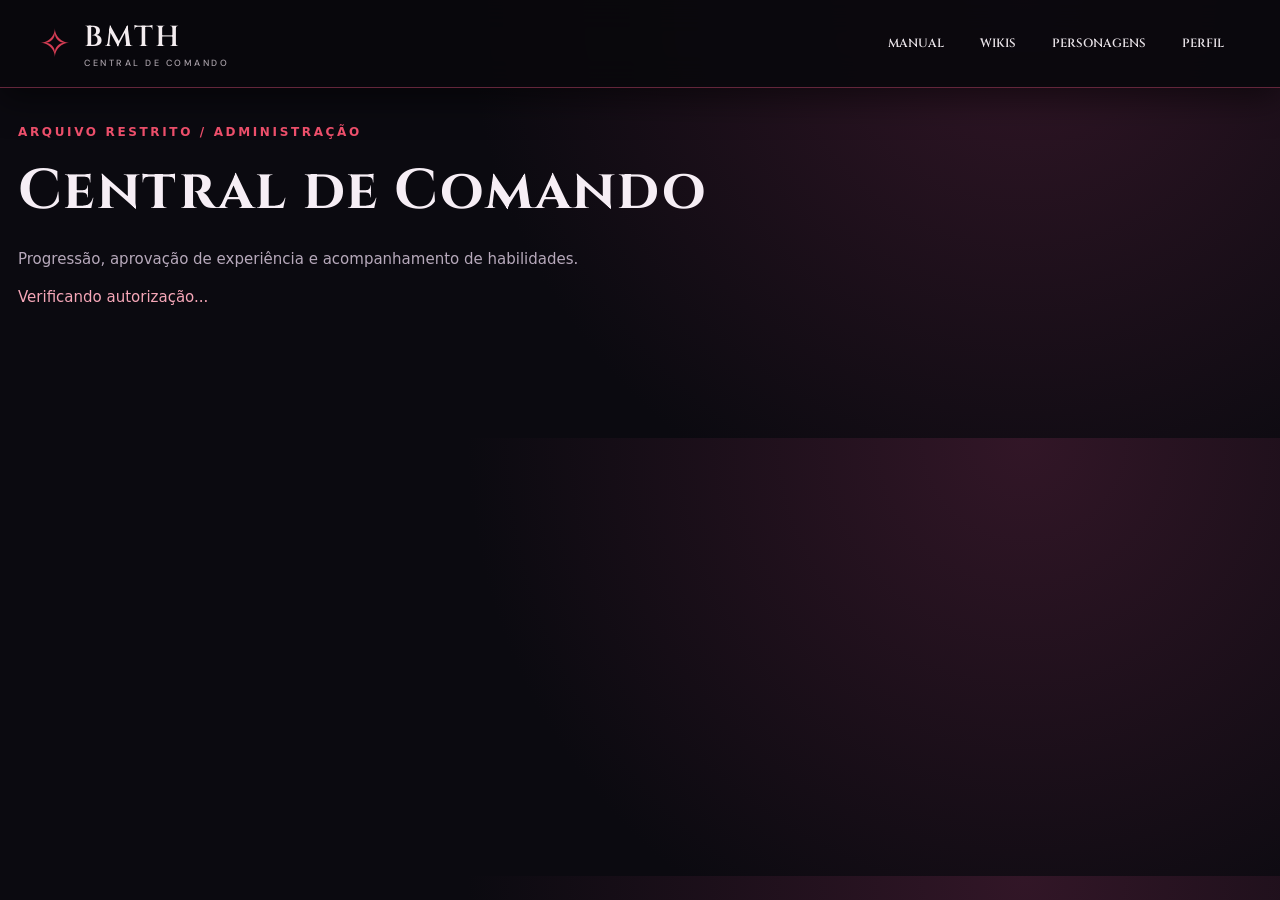
<file: admin.html>
<!doctype html><html lang="pt-BR"><head><meta charset="utf-8"><meta name="viewport" content="width=device-width,initial-scale=1"><meta name="theme-color" content="#0b0a10"><title>Central de Comando | BMTH</title><link rel="stylesheet" href="./theme.css?v=mobile4"><style>
:root{color-scheme:dark}*{box-sizing:border-box}body{margin:0;background:radial-gradient(circle at 80% 0,#321627,#0b0a10 50%);color:#f6eef5;font:15px/1.5 system-ui,sans-serif}main{max-width:1100px;margin:35px auto;padding:0 18px 80px}.eyebrow{color:#f06a85;font-size:12px;letter-spacing:.2em;font-weight:800}h1{font-size:clamp(2rem,5vw,3.5rem);margin:8px 0}h2{font-size:1.25rem}.muted,small{color:#b7a9bb}.grid{display:grid;grid-template-columns:repeat(auto-fit,minmax(260px,1fr));gap:16px}.panel{background:#18121dcc;border:1px solid #493243;padding:22px;margin:18px 0;border-radius:10px}.item{padding:15px 0;border-bottom:1px solid #42303c}.item:last-child{border:0}.tag{font-size:11px;color:#f38da1;letter-spacing:.12em;font-weight:800}input,select,textarea{width:100%;padding:12px;background:#0b0910;border:1px solid #69445c;border-radius:5px;color:white;font:inherit;margin:6px 0 12px}button,.btn{cursor:pointer;background:#a92744;border:1px solid #d04a65;color:white;padding:11px 15px;border-radius:5px;font:inherit;font-weight:700}button.secondary,.btn.secondary{background:transparent;border-color:#685165}button:disabled{opacity:.5;cursor:wait}.actions{display:flex;gap:9px;flex-wrap:wrap}.notice{padding:12px;border-left:3px solid #d83d5d;background:#2a1724;margin:16px 0}.hidden,[hidden]{display:none!important}label{display:block;color:#d7c9d8;font-size:13px}a{color:#ff9cb0}.status{min-height:22px;color:#f6a7b8;white-space:pre-wrap}@media(max-width:650px){.panel{padding:16px}}
</style><link rel="manifest" href="/manifest.webmanifest"><link rel="icon" href="/bmth-icon.svg" type="image/svg+xml"><meta name="apple-mobile-web-app-capable" content="yes"><meta name="apple-mobile-web-app-status-bar-style" content="black-translucent"><meta name="apple-mobile-web-app-title" content="BMTH"></head><body>
<header class="bmth-header"><a class="bmth-brand" href="./index.html"><span class="bmth-sigil">✧</span><span class="bmth-brandwords"><b>BMTH</b><small>CENTRAL DE COMANDO</small></span></a><nav class="bmth-nav"><a href="./index.html">MANUAL</a><a href="./comunidade.html#posts">WIKIS</a><a href="./personagens.html">PERSONAGENS</a><a href="./perfil.html">PERFIL</a></nav></header>
<main><div class="eyebrow">ARQUIVO RESTRITO / ADMINISTRAÇÃO</div><h1>Central de Comando</h1><p class="muted">Progressão, aprovação de experiência e acompanhamento de habilidades.</p><p id="status" class="status" role="status">Verificando autorização...</p>
<section id="panel" hidden><div id="adminOnly">
<div class="grid"><section class="panel"><div class="eyebrow">01 / PENDÊNCIAS</div><h2>Pedidos de XP</h2><p class="muted">Aprovar credita XP e atualiza o rank automaticamente.</p><div id="requests">Carregando...</div><button id="refresh" class="secondary" type="button">Atualizar pedidos</button></section>
<section class="panel"><div class="eyebrow">02 / PROGRESSÃO</div><h2>Ajustar personagem</h2><label for="character">Personagem</label><select id="character"><option value="">Carregando...</option></select><label for="grantAmount">Adicionar XP diretamente</label><input id="grantAmount" type="number" min="1" max="10000" step="1" placeholder="Ex.: 40"><button id="grantXp" type="button">＋ Conceder XP</button><p class="muted">Soma XP ao total existente e atualiza o rank automaticamente. O excedente permanece para o próximo rank.</p><label for="rank">Rank</label><select id="rank"><option>D</option><option>C</option><option>B</option><option>A</option><option>S</option></select><label for="xp">XP acumulado</label><input id="xp" type="number" min="0" max="1000000" step="1"><div class="actions"><button id="save" type="button">Salvar progressão</button><button id="reload" class="secondary" type="button">Recarregar</button></div><p class="muted">Ajuste manual reservado à administração. Use com cuidado: XP e rank são campos independentes neste formulário.</p></section></div>
<section class="panel"><div class="eyebrow">03 / COMUNIDADE</div><h2>Wikis e liberações</h2><p>As Wikis de habilidades já possuem comentários e curtidas na comunidade. Consulte as técnicas e formas de liberação propostas pelos jogadores.</p><a class="btn secondary" href="./comunidade.html#posts">Abrir Wikis da comunidade ↗</a><p class="muted">A aprovação formal de habilidades será uma etapa separada. Nenhum botão aqui altera uma Wiki.</p></section></div><section class="panel" id="moderationEntry"><div class="eyebrow">STAFF / MODERAÇÃO</div><h2>Gerenciar equipe e punições</h2><p class="muted">Nomear moderadores e curadores, aplicar sanções e revisar postagens.</p><a class="btn secondary" href="./moderacao.html">Abrir painel de moderação ↗</a></section><div id="staffTags"><section class="panel"><div class="eyebrow">04 / IDENTIDADE</div><h2>Tags dos membros</h2><p class="muted">Tags coloridas não concedem permissões.</p><label for="tagName">Nova tag</label><input id="tagName" maxlength="24" placeholder="Nome da tag"><label for="tagColor">Cor</label><input id="tagColor" type="color" value="#d96a9b"><button id="createTag" type="button">Criar tag</button><div id="tagList"></div><label for="tagProfile">Membro</label><select id="tagProfile"></select><label for="tagSelect">Tag</label><select id="tagSelect"></select><div class="actions"><button id="assignTag">Atribuir</button><button id="removeTag" class="secondary">Remover</button></div><p id="tagStatus" class="muted"></p></section></div></section></main>
<script type="module">
import {createClient} from 'https://esm.sh/@supabase/supabase-js@2';
const db=createClient('https://hfmnoiaiyrchxrxprsav.supabase.co','sb_publishable_0HS5ItAQ76mtGqkEQ387Lw_Adirp2Ml');
const $=id=>document.getElementById(id);const msg=s=>$('status').textContent=s;let characters=[],progress=new Map();
const err=e=>{msg('Erro: '+(e?.message||String(e)));};

const isStaffTitle=name=>/^(moderador(?:a|es|as)?|curador(?:a|es|as)?|administrador(?:a|es|as)?|admin(?:s)?)$/i.test(String(name||'').trim());
async function loadTags(){
 const [tr,pr,ar]=await Promise.all([db.from('bmth_profile_tags').select('id,name,color').order('name'),db.from('profile').select('id,display_name').order('display_name'),db.from('bmth_profile_tag_assignments').select('profile_id,tag_id')]);
 const status=$('tagStatus');
 if(tr.error||pr.error||ar.error){status.textContent='Configure primeiro supabase/profile_tags.sql no Supabase.';return}
 const tags=(tr.data||[]).filter(t=>!isStaffTitle(t.name)),assignments=ar.data||[],member=$('tagProfile'),tag=$('tagSelect'),oldMember=member.value,oldTag=tag.value;
 member.replaceChildren();tag.replaceChildren();$('tagList').replaceChildren();
 for(const p of pr.data||[]){const o=document.createElement('option');o.value=p.id;o.textContent=p.display_name||'Membro';member.append(o)}
 for(const t of tags){
 const o=document.createElement('option');o.value=t.id;o.textContent=t.name;tag.append(o);
 const row=document.createElement('div');row.className='item';const badge=document.createElement('span');badge.textContent=t.name;badge.style.color=t.color;badge.style.border='1px solid '+t.color;badge.style.padding='4px 10px';badge.style.borderRadius='20px';row.append(badge);
 const count=document.createElement('small');count.textContent=' · '+assignments.filter(a=>a.tag_id===t.id).length+' membro(s)';row.append(count);
 const del=document.createElement('button');del.className='secondary';del.textContent='Excluir';del.style.marginLeft='12px';del.onclick=async()=>{if(!confirm('Excluir esta tag de todos os perfis?'))return;const {error}=await db.from('bmth_profile_tags').delete().eq('id',t.id);if(error)status.textContent=error.message;else await loadTags()};row.append(del);$('tagList').append(row)
 }
 if([...member.options].some(x=>x.value===oldMember))member.value=oldMember;
 if([...tag.options].some(x=>x.value===oldTag))tag.value=oldTag;
 const show=()=>{status.textContent='Tags do membro: '+(assignments.filter(a=>a.profile_id===member.value).map(a=>tags.find(t=>t.id===a.tag_id)?.name).filter(Boolean).join(', ')||'nenhuma')};member.onchange=show;show();
}
$('createTag').onclick=async()=>{const name=$('tagName').value.trim(),color=$('tagColor').value;if(name.length<2||name.length>24){$('tagStatus').textContent='Use de 2 a 24 caracteres.';return}if(isStaffTitle(name)){$('tagStatus').textContent='Moderador, Curador e Administrador são cargos reais. Nomeie pela área de Moderação.';return}const {error}=await db.from('bmth_profile_tags').insert({name,color});if(error){$('tagStatus').textContent=error.message;return}$('tagName').value='';await loadTags()};
$('assignTag').onclick=async()=>{const profile_id=$('tagProfile').value,tag_id=$('tagSelect').value;if(!profile_id||!tag_id)return;const {error}=await db.from('bmth_profile_tag_assignments').insert({profile_id,tag_id});if(error)$('tagStatus').textContent=error.message;else await loadTags()};
$('removeTag').onclick=async()=>{const profile_id=$('tagProfile').value,tag_id=$('tagSelect').value;if(!profile_id||!tag_id)return;const {error}=await db.from('bmth_profile_tag_assignments').delete().eq('profile_id',profile_id).eq('tag_id',tag_id);if(error)$('tagStatus').textContent=error.message;else await loadTags()};

async function init(){const {data:{user},error}=await db.auth.getUser();if(error||!user){msg('Entre na sua conta para continuar.');return}const {data:admin,error:ae}=await db.rpc('bmth_is_admin');if(ae){msg('O banco ainda precisa da configuração administrativa (supabase/admin_progression.sql).');return}const {data:level,error:staffError}=await db.rpc('bmth_staff_level',{p_user:user.id});if(!admin&&(!level||staffError)){msg('Acesso restrito: sua conta não possui cargo de equipe. Tags decorativas não liberam acesso.');return}$('panel').hidden=false;$('adminOnly').hidden=!admin;msg(admin?'Acesso administrativo autorizado.':'Equipe autorizada: abra o painel de moderação abaixo.');if(admin)await Promise.all([loadCharacters(),loadRequests()]);if(admin||level>=2)await loadTags();else $('staffTags').hidden=true}
async function loadCharacters(){const {data,error}=await db.from('characters').select('id,first_name,last_name,profile_id').order('first_name');if(error)return err(error);characters=data||[];const {data:rows,error:pe}=await db.from('character_progression').select('character_id,rank,xp');if(pe)return err(pe);progress=new Map((rows||[]).map(p=>[p.character_id,p]));const select=$('character');select.replaceChildren();for(const c of characters){const o=document.createElement('option');o.value=c.id;o.textContent=[c.first_name,c.last_name].filter(Boolean).join(' ')||c.id;select.append(o)}if(!characters.length){msg('Nenhum personagem encontrado.');return}select.onchange=sync;sync()}
function sync(){const p=progress.get($('character').value);$('rank').value=p?.rank||'D';$('xp').value=p?.xp??0}
async function loadRequests(){const {data,error}=await db.from('bmth_xp_requests').select('id,character_id,amount,reason,created_at,requested_by').eq('status','pending').order('created_at',{ascending:true});if(error)return err(error);const area=$('requests');area.replaceChildren();if(!data?.length){area.textContent='Nenhum pedido pendente.';return}for(const r of data){const c=characters.find(x=>x.id===r.character_id);const item=document.createElement('div');item.className='item';const title=document.createElement('strong');title.textContent=(c?[c.first_name,c.last_name].filter(Boolean).join(' '):'Personagem '+r.character_id.slice(0,8))+' · '+r.amount+' XP';const reason=document.createElement('p');reason.textContent=r.reason;const date=document.createElement('small');date.textContent=new Date(r.created_at).toLocaleString('pt-BR');const actions=document.createElement('div');actions.className='actions';for(const [label,approve] of [['Aprovar',true],['Rejeitar',false]]){const b=document.createElement('button');b.type='button';b.className=approve?'':'secondary';b.textContent=label;b.onclick=async()=>{if(!confirm((approve?'Aprovar':'Rejeitar')+' pedido de '+r.amount+' XP?'))return;actions.querySelectorAll('button').forEach(x=>x.disabled=true);const {error}=await db.rpc('bmth_review_xp',{p_request:r.id,p_approve:approve});if(error){err(error);actions.querySelectorAll('button').forEach(x=>x.disabled=false);return}msg('Pedido '+(approve?'aprovado':'rejeitado')+'.');await Promise.all([loadCharacters(),loadRequests()])};actions.append(b)}item.append(title,date,reason,actions);area.append(item)}}
$('save').onclick=async()=>{const id=$('character').value,xp=Number($('xp').value),rank=$('rank').value;if(!id||!Number.isInteger(xp)||xp<0||xp>1000000){msg('Selecione um personagem e informe XP válido.');return}if(!confirm('Salvar rank '+rank+' e '+xp+' XP para este personagem?'))return;$('save').disabled=true;const {error}=await db.rpc('bmth_set_progression',{p_character:id,p_rank:rank,p_xp:xp});$('save').disabled=false;if(error)return err(error);msg('Progressão atualizada com sucesso.');await loadCharacters();$('character').value=id;sync()};
$('grantXp').onclick=async()=>{
 const id=$('character').value,amount=Number($('grantAmount').value);
 if(!id||!Number.isInteger(amount)||amount<1||amount>10000){msg('Selecione um personagem e informe de 1 a 10000 XP.');return}
 const character=characters.find(c=>c.id===id);
 if(!confirm('Conceder '+amount+' XP a '+[character?.first_name,character?.last_name].filter(Boolean).join(' ')+'?'))return;
 $('grantXp').disabled=true;
 const {error}=await db.rpc('bmth_grant_xp',{p_character:id,p_amount:amount});
 $('grantXp').disabled=false;if(error)return err(error);
 $('grantAmount').value='';await loadCharacters();$('character').value=id;sync();msg(amount+' XP concedidos. O excedente foi preservado.');
};
$('refresh').onclick=()=>loadRequests();$('reload').onclick=()=>loadCharacters();init().catch(err);
</script><script>if('serviceWorker' in navigator){window.addEventListener('load',()=>navigator.serviceWorker.register('/service-worker.js').catch(()=>{}))}</script><nav class="bmth-mobile-nav" aria-label="Navegação mobile"><a href="./index.html"><span class="bmth-mobile-icon" aria-hidden="true"><svg viewBox="0 0 24 24" aria-hidden="true"><path d="m3 10 9-7 9 7v10a1 1 0 0 1-1 1h-5v-7H9v7H4a1 1 0 0 1-1-1z"/></svg></span><span>Início</span></a><a href="./comunidade.html"><span class="bmth-mobile-icon" aria-hidden="true"><svg viewBox="0 0 24 24" aria-hidden="true"><path d="M20 11v6a3 3 0 0 1-3 3H7l-4 2v-5a3 3 0 0 1-1-2V7a3 3 0 0 1 3-3h9"/><path d="M10 7h10a2 2 0 0 1 2 2v7l-4-3h-6a2 2 0 0 1-2-2z"/></svg></span><span>Feed</span></a><a href="./personagens.html"><span class="bmth-mobile-icon" aria-hidden="true"><svg viewBox="0 0 24 24" aria-hidden="true"><path d="m4 3 17 17M20 3 3 20M3 3l4 1-3 4M21 3l-4 1 3 4M3 21l4-1-3-4M21 21l-4-1 3-4"/></svg></span><span>Fichas</span></a><a href="./perfil.html"><span class="bmth-mobile-icon" aria-hidden="true"><svg viewBox="0 0 24 24" aria-hidden="true"><circle cx="12" cy="7" r="4"/><path d="M4 21v-2a8 8 0 0 1 16 0v2z"/></svg></span><span>Perfil</span></a><a href="./admin.html" aria-current="page"><span class="bmth-mobile-icon" aria-hidden="true"><svg viewBox="0 0 24 24" aria-hidden="true"><path d="M10 2h4l.7 2.4 2.1.9 2.2-1.2 2.8 2.8-1.2 2.2.9 2.1L24 12v4l-2.5.7-.9 2.1 1.2 2.2-2.8 2.8-2.2-1.2-2.1.9L14 26h-4l-.7-2.5-2.1-.9L5 23.8l-2.8-2.8 1.2-2.2-.9-2.1L0 16v-4l2.5-.7.9-2.1L2.2 7 5 4.2l2.2 1.2 2.1-.9z" transform="translate(2 2) scale(.83)"/><circle cx="12" cy="12" r="3"/></svg></span><span>Central</span></a></nav><script>
(function(){
 const dock=document.querySelector('.bmth-mobile-nav');
 if(!dock||!window.visualViewport)return;
 let queued=false;
 function adjust(){
  queued=false;
  if(window.innerWidth>700){dock.style.removeProperty('--bmth-visible-bottom');return}
  const viewport=window.visualViewport;
  const hiddenBottom=Math.max(0,window.innerHeight-(viewport.offsetTop+viewport.height));
  dock.style.setProperty('--bmth-visible-bottom',Math.round(hiddenBottom)+'px');
 }
 function schedule(){if(!queued){queued=true;requestAnimationFrame(adjust)}}
 window.visualViewport.addEventListener('resize',schedule);
 window.visualViewport.addEventListener('scroll',schedule);
 window.addEventListener('orientationchange',schedule);
 window.addEventListener('pageshow',schedule);
 schedule();
})();
</script><script type="module" src="./notifications.js"></script></body></html>
</file>
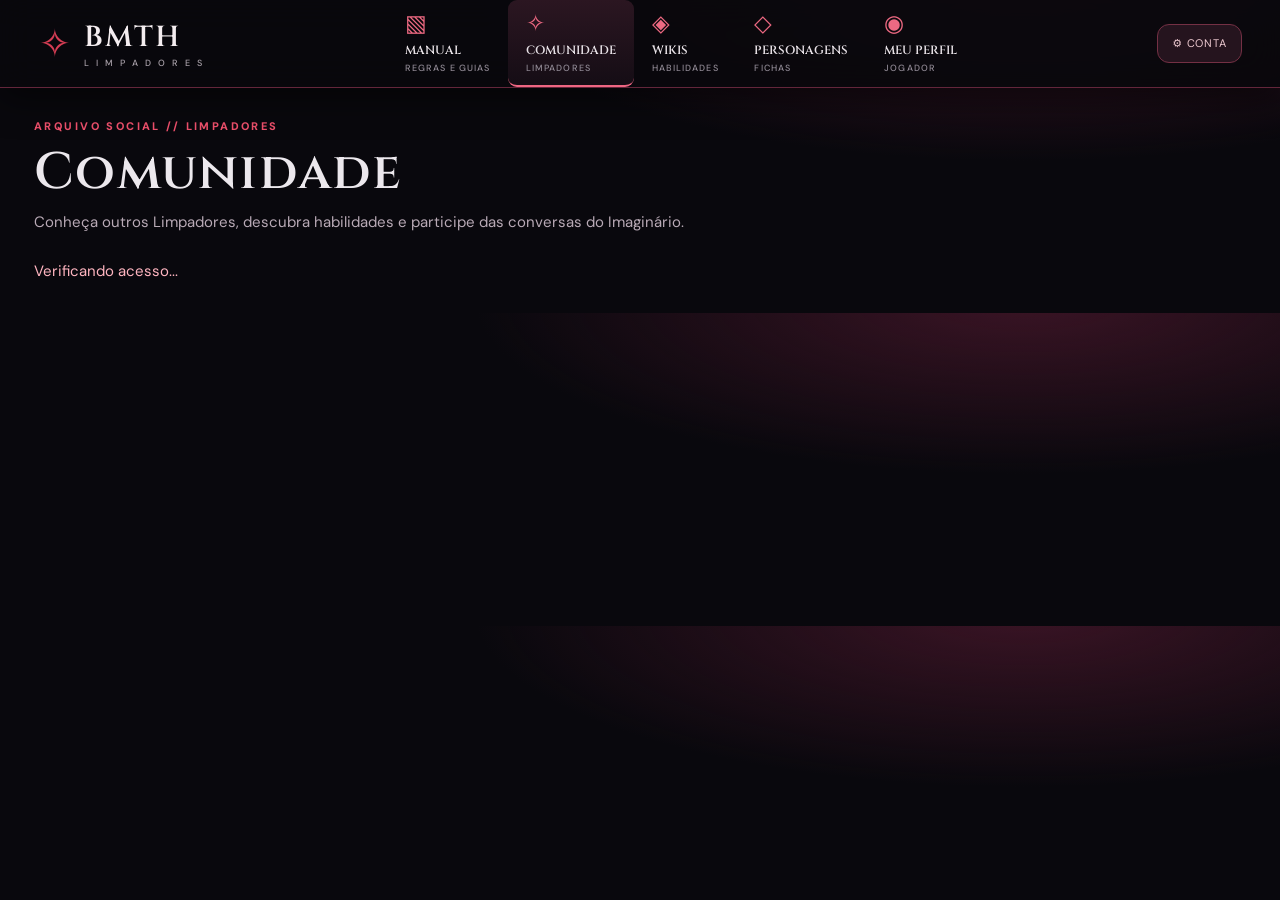
<file: comunidade.html>
<!doctype html>
<html lang="pt-BR"><head><meta charset="utf-8"><meta name="viewport" content="width=device-width, initial-scale=1"><meta name="theme-color" content="#0b0a10"><title>Comunidade | Bring Me the Horizon</title>
<style>
:root{color-scheme:dark;--bg:#0b0a10;--panel:#18131e;--line:#433249;--red:#ed4d68;--muted:#bdb0c3}*{box-sizing:border-box}body{margin:0;background:radial-gradient(ellipse at 85% 0,#3c1d35,transparent 40%),var(--bg);color:#f5eef7;font:15px/1.55 system-ui,sans-serif}a{color:#ffa1b1;text-decoration:none}a:hover{text-decoration:underline}header{background:#100d15ed;border-bottom:1px solid var(--line);padding:15px max(18px,calc((100vw - 1100px)/2));display:flex;gap:20px;justify-content:space-between;align-items:center;flex-wrap:wrap}nav{display:flex;gap:16px;flex-wrap:wrap}main{max-width:1100px;margin:32px auto;padding:0 18px}.eyebrow{font-size:12px;letter-spacing:.2em;color:var(--red);font-weight:800}h1{font-size:clamp(2rem,5vw,3rem);margin:5px 0}h2{font-size:1.25rem}h3{margin:0 0 6px}.muted{color:var(--muted)}.layout{display:grid;grid-template-columns:minmax(0,1.8fr) minmax(270px,1fr);gap:22px;margin-top:26px}.panel,.post{background:linear-gradient(135deg,#211827,#15121b);border:1px solid var(--line);padding:20px;margin-bottom:16px;overflow-wrap:anywhere}.post-head{display:flex;justify-content:space-between;gap:12px;flex-wrap:wrap}.tag{color:#ffa3b4;font-size:12px;font-weight:800;letter-spacing:.08em}button{font:inherit;cursor:pointer;background:#aa2944;color:white;border:1px solid #c73b56;padding:9px 14px}button:disabled{opacity:.55;cursor:not-allowed}.ghost{background:transparent;border-color:#59435c}.actions{display:flex;gap:8px;align-items:center;flex-wrap:wrap;margin:14px 0}.person{display:flex;align-items:center;gap:12px;padding:10px 0;border-bottom:1px solid #382d3d}.avatar{height:42px;width:42px;object-fit:cover;border-radius:50%;background:#4b2942}.avatar-fallback{display:grid;place-items:center;color:#ff9bae;font-weight:900}textarea,input{width:100%;padding:11px;background:#0e0b12;border:1px solid #55415a;color:#fff;font:inherit}textarea{resize:vertical;min-height:68px}.comments{border-top:1px solid #3e3243;padding-top:10px}.comment{padding:8px 0;border-bottom:1px solid #332938}.comment small{color:var(--muted)}.formrow{display:flex;gap:8px;margin-top:8px}.formrow textarea{flex:1}.formrow button{align-self:flex-end}.cover{max-width:100%;max-height:230px;object-fit:cover;margin-top:12px;border:1px solid var(--line)}#status{min-height:20px;color:#ffb5c0}[hidden]{display:none!important}@media(max-width:760px){.layout{grid-template-columns:1fr}.formrow{flex-direction:column}.formrow button{align-self:stretch}}

/* BMTH social feed */
main{max-width:1180px}.layout{grid-template-columns:minmax(0,1fr) 310px;align-items:start}.layout>section{min-width:0}.layout aside{position:sticky;top:16px}.feed-intro{display:flex;align-items:center;justify-content:space-between;gap:14px;margin-bottom:15px}.feed-intro h2{margin:0;font-size:1.15rem}.feed-intro small{color:var(--muted)}.composer-toggle{border-radius:10px;font-weight:700}.composer-panel{border-radius:14px;background:#1a1420;border:1px solid #654255;box-shadow:0 12px 36px #0004}.composer-panel h2{margin-top:0}.feed-stream{display:grid;gap:17px}.post{margin:0;border-radius:14px;padding:0;overflow:hidden;background:linear-gradient(145deg,#1e1823,#120f18);box-shadow:0 8px 30px #0004}.post-head{padding:18px 20px 12px;align-items:center}.post-identity{display:flex;align-items:center;gap:12px}.post-avatar{height:46px;width:46px;border-radius:50%;border:2px solid #a44769;background:#4c233c;object-fit:cover;display:grid;place-items:center;font-weight:800;color:#ffd1dd;flex:none}.post-byline{font-weight:800;font-size:14px}.post-byline a{color:#f8d9e5}.post-time{font-size:11px;color:#b8a7b8}.post-title{font-size:clamp(1.2rem,2.5vw,1.55rem);margin:4px 20px 0;font-family:Georgia,serif}.post-tag{margin:0 20px 10px}.post-description{white-space:pre-wrap;overflow-wrap:anywhere;margin:12px 20px;line-height:1.65}.post-limit{margin:0 20px 16px;color:#cbbac8;font-size:13px;border-left:3px solid #b94a69;padding-left:12px;white-space:pre-wrap}.post-media{margin:0 20px 15px;border-radius:9px;overflow:hidden;background:radial-gradient(circle at 75% 15%,#7c2d53,#261624 55%,#120e19);border:1px solid #57364c;min-height:170px;display:grid;place-items:center}.post-media img{width:100%;max-height:440px;object-fit:contain;display:block}.post-media .fallback-cover{text-align:center;padding:38px 20px;color:#ffb0c7;letter-spacing:.18em;font:800 14px Georgia,serif}.post-media .fallback-cover b{display:block;font-size:44px;margin-bottom:8px}.post-actions{margin:0;padding:12px 20px;border-top:1px solid #443044;display:flex;gap:10px;align-items:center;flex-wrap:wrap}.post-actions button{border:0;background:#2b1d2d;border-radius:9px;padding:8px 12px}.post-actions button:hover{background:#4b2b40}.post-actions .count{font-size:12px}.post .comments{border-top:1px solid #3e3243;padding:16px 20px 20px}.post .comments h3{font-size:15px}.post .comment{padding:12px 0}.post .comment strong{color:#f9bbcd}.post .comment div{white-space:pre-wrap}.post .formrow textarea{border-radius:9px;min-height:54px}.post .formrow button{border-radius:9px}.panel{border-radius:12px}.feed-intro .muted{font-size:12px}@media(max-width:760px){main{margin:20px auto}.layout{grid-template-columns:1fr}.layout aside{position:static}.post-head{padding:14px 14px 10px}.post-title{margin-left:14px;margin-right:14px}.post-tag,.post-description,.post-limit{margin-left:14px;margin-right:14px}.post-media{margin-left:14px;margin-right:14px}.post-actions{padding:12px 14px}.post .comments{padding:14px}}
.discovery{margin:32px 0 50px}.discovery-label{font-size:11px;letter-spacing:.24em;color:#e58da4;font-weight:800;margin-bottom:14px}.discovery-hero{position:relative;isolation:isolate;overflow:hidden;min-height:370px;border:1px solid #6e3549;border-radius:23px;background:radial-gradient(circle at 80% 25%,#783049,transparent 45%),linear-gradient(120deg,#2d1521,#100d14);box-shadow:0 22px 65px #0008;display:flex;align-items:center}.discovery-hero:after{content:"";position:absolute;inset:0;z-index:-1;background:linear-gradient(90deg,#120d15 0%,#1c111acc 43%,transparent 95%)}.discovery-copy{z-index:2;width:64%;padding:48px clamp(22px,5vw,65px)}.discovery-copy>span{color:#f095a9;font-size:11px;font-weight:800;letter-spacing:.17em}.discovery-copy h2{font-size:clamp(29px,4.5vw,55px);line-height:1.12;margin:17px 0;overflow-wrap:anywhere}.discovery-copy p{max-width:420px;color:#e0c8d2}.discovery-copy a{display:inline-block;background:#aa304e;border:1px solid #e07c95;color:white;border-radius:12px;padding:12px 18px;margin-top:12px;font-size:12px;font-weight:800;letter-spacing:.08em}.hero-artwork{position:absolute;right:0;top:0;width:56%;height:100%;display:grid;place-items:center;font:600 85px 'Cinzel',serif;color:#955068}.hero-artwork img{width:100%;height:100%;object-fit:cover;mask-image:linear-gradient(to right,transparent,#000 35%)}.hero-nav{position:absolute;bottom:15px;right:20px;display:flex;gap:12px;align-items:center;background:#140e17c9;border:1px solid #704052;border-radius:30px;padding:4px 12px;z-index:3}.hero-nav button{background:transparent;border:0;font-size:27px;padding:0 7px}.hero-nav span{font-size:11px;letter-spacing:.14em}.discovery-heading{display:flex;justify-content:space-between;align-items:end;gap:15px;margin:34px 0 14px}.discovery-heading h2{font-size:clamp(20px,3vw,28px);margin:0}.discovery-heading span,.discovery-heading a{color:#df879c;font-size:11px;font-weight:800;letter-spacing:.08em}.discovery-gallery{display:grid;grid-auto-flow:column;grid-auto-columns:minmax(190px,240px);gap:14px;overflow-x:auto;scroll-snap-type:x mandatory;padding-bottom:14px;scrollbar-color:#913e56 #22141d}.discovery-item{scroll-snap-align:start;overflow:hidden;border:1px solid #513240;border-radius:17px;background:#1c141d;color:#fff;text-decoration:none;transition:transform .2s,border-color .2s}.discovery-item:hover{transform:translateY(-3px);border-color:#e07791;text-decoration:none}.discovery-item-art{height:165px;display:grid;place-items:center;background:radial-gradient(circle at 75% 25%,#65314b,#22151e);color:#c67b92;font:600 52px 'Cinzel',serif}.discovery-item-art img{width:100%;height:100%;object-fit:cover}.discovery-item-info{padding:15px}.discovery-item-info small{color:#df819b;font-size:10px;letter-spacing:.1em}.discovery-item-info h3{font-size:16px;margin:7px 0;white-space:nowrap;overflow:hidden;text-overflow:ellipsis}.discovery-item-info p{font-size:11px;color:#bdaab6;margin:0;display:-webkit-box;-webkit-line-clamp:2;-webkit-box-orient:vertical;overflow:hidden}.layout{margin-top:20px}.post,.panel{border-radius:17px;border-color:#51303f}@media(max-width:760px){.discovery{margin:18px 0 32px}.discovery-hero{min-height:430px;align-items:end}.hero-artwork{width:100%;height:75%;top:0}.hero-artwork img{mask-image:linear-gradient(to bottom,#000 15%,transparent 100%)}.discovery-hero:after{background:linear-gradient(to top,#110c14 5%,#110c14e6 30%,transparent 90%)}.discovery-copy{width:100%;padding:175px 20px 62px}.discovery-copy h2{font-size:clamp(28px,7vw,38px);margin:9px 0}.discovery-copy p{font-size:13px}.hero-nav{bottom:10px;right:12px}.discovery-gallery{grid-auto-columns:minmax(165px,65vw)}.discovery-heading h2{font-size:20px}.discovery-heading span{display:none}}@media(prefers-reduced-motion:reduce){.discovery-item{transition:none}}
.bmth-gallery-preview,.bmth-wiki-gallery{display:flex;gap:9px;overflow-x:auto;max-width:100%;padding:9px 0;scroll-snap-type:x proximity}
.bmth-gallery-thumb{flex:0 0 100px;min-width:0;font-size:10px;overflow:hidden}.bmth-gallery-thumb img{width:100px;height:85px;object-fit:cover;border-radius:8px}.bmth-gallery-thumb small{display:block;overflow:hidden;text-overflow:ellipsis;white-space:nowrap}
.bmth-wiki-gallery a{flex:0 0 135px;scroll-snap-align:start}.bmth-wiki-gallery img{display:block;width:135px;height:120px;object-fit:cover;border-radius:9px;border:1px solid #67405d}

/* Editor de Wiki: vidro fumê e layout responsivo em celular e desktop */
#composerPanel.composer-panel{width:100%;max-width:100%;min-width:0;overflow:hidden;padding:clamp(18px,3vw,30px)!important;background:linear-gradient(135deg,rgba(88,38,76,.33),rgba(20,13,27,.66) 54%,rgba(82,35,68,.24))!important;backdrop-filter:blur(16px) saturate(125%);-webkit-backdrop-filter:blur(16px) saturate(125%);border:1px solid rgba(218,124,168,.36);box-shadow:inset 0 1px 0 rgba(255,255,255,.08),0 16px 36px #0004;border-radius:19px}
#composerPanel h2{font:600 clamp(19px,3vw,25px)/1.25 Georgia,serif;letter-spacing:.01em;margin:0 0 10px}
#composerPanel>p.muted{font-size:13px;line-height:1.65;margin:0 0 22px;color:#c9b9c9}
#wikiForm{display:grid;grid-template-columns:minmax(0,1fr);gap:0;min-width:0}
#wikiForm>label{display:block;font-size:12px;font-weight:650;letter-spacing:.035em;color:#f0d7e4;margin:16px 0 7px;line-height:1.4}
#wikiForm input:not([type=file]),#wikiForm select,#wikiForm textarea{display:block;width:100%!important;min-width:0;max-width:100%;margin:0;box-sizing:border-box;padding:13px 14px!important;font:inherit;font-size:14px!important;line-height:1.5;background:rgba(9,7,16,.55)!important;border:1px solid rgba(176,130,164,.43)!important;border-radius:12px!important;color:#f9edf6!important;outline:none;box-shadow:inset 0 1px 2px #0003;transition:border-color .2s,background .2s}
#wikiForm input:focus,#wikiForm select:focus,#wikiForm textarea:focus{border-color:#e780ac!important;background:rgba(28,15,32,.75)!important;box-shadow:0 0 0 3px rgba(222,98,156,.12)!important}
#wikiForm textarea{resize:vertical;min-height:105px}
#wikiForm #wikiDescription{min-height:140px}
#wikiForm input::placeholder,#wikiForm textarea::placeholder{color:#ab99ad;opacity:1}
.bmth-wiki-upload{min-width:0;margin:19px 0 4px}
.bmth-wiki-upload-title{font-size:13px;font-weight:650;color:#f0d7e4;margin-bottom:8px}
.bmth-wiki-upload-title span{font-size:11px;font-weight:400;color:#a995b0}
.bmth-wiki-file{display:flex!important;flex-direction:column;justify-content:center;align-items:center;text-align:center;gap:4px;min-height:105px;width:100%;max-width:100%;padding:17px 12px;margin:0!important;background:rgba(109,47,85,.16);border:1px dashed rgba(221,130,178,.62);border-radius:13px;cursor:pointer;color:#f7d9e7!important;transition:background .2s,border-color .2s}
.bmth-wiki-file:hover,.bmth-wiki-file:focus-within{background:rgba(159,70,110,.24);border-color:#f1a1c5}
.bmth-wiki-file svg{width:24px;height:24px;color:#e68db6}
.bmth-wiki-file span{font-size:13px;font-weight:700}
.bmth-wiki-file small{font-size:11px;color:#bba9bd}
.bmth-wiki-file-input{position:absolute;width:1px;height:1px;opacity:0;overflow:hidden;clip-path:inset(50%)}
#wikiForm #wikiPublish{width:100%;margin-top:20px;min-height:47px;border-radius:12px;font-weight:700;background:linear-gradient(125deg,rgba(193,54,102,.9),rgba(144,39,87,.9));border:1px solid #d975a0;box-shadow:inset 0 1px 0 #ffffff30}
#wikiForm #wikiCoverPreview{max-width:100%}
@media(max-width:760px){#composerPanel.composer-panel{padding:18px 15px!important;margin-top:12px;border-radius:16px}#composerPanel h2{font-size:20px}#composerPanel>p.muted{font-size:12px}#wikiForm>label{margin-top:14px}#wikiForm input:not([type=file]),#wikiForm select,#wikiForm textarea{font-size:16px!important;padding:12px!important}#wikiForm #wikiDescription{min-height:120px}.bmth-wiki-file{min-height:90px}#wikiForm #wikiPublish{font-size:15px}}

/* Galerias estilo Facebook: GIF prioritário, grade 2x2, +N e visualizador */
.bmth-social-gallery{display:grid;grid-template-columns:repeat(2,minmax(0,1fr));grid-auto-rows:minmax(0,1fr);gap:4px;margin:13px 0;max-height:none;border-radius:12px;overflow:hidden;aspect-ratio:1.25;background:#100b15}
.bmth-social-gallery.single{grid-template-columns:1fr;aspect-ratio:auto;max-height:550px}
.bmth-social-gallery.three .bmth-social-gallery-tile:first-child{grid-row:span 2}
.bmth-social-gallery-tile{position:relative;display:block;width:100%;height:100%;min-height:0;min-width:0;overflow:hidden;padding:0;border:0;border-radius:0;background:#150e19;cursor:pointer}
.bmth-social-gallery-tile img{display:block;width:100%;height:100%;min-height:0;object-fit:cover;transition:transform .2s}
.bmth-social-gallery-tile:hover img{transform:scale(1.025)}
.bmth-social-gallery.single .bmth-social-gallery-tile img{max-height:550px;object-fit:contain}
.bmth-social-gallery-more{position:absolute;inset:0;display:grid;place-items:center;background:rgba(0,0,0,.58);font-size:clamp(26px,5vw,45px);font-weight:750;color:white;text-shadow:0 2px 10px #000}
.bmth-gallery-lightbox{position:fixed;inset:0;z-index:10020;display:grid;place-items:center;padding:52px 55px;background:#050309ef}
.bmth-gallery-lightbox-bg{position:absolute;inset:0}
.bmth-gallery-lightbox>img{position:relative;max-width:100%;max-height:calc(100dvh - 110px);object-fit:contain;pointer-events:none}
.bmth-gallery-lightbox button{position:absolute;z-index:1;border:1px solid #ffffff40;border-radius:50%;background:#291a30d9;color:#fff;width:42px;height:42px;font-size:30px;display:grid;place-items:center;cursor:pointer;padding:0}
.bmth-gallery-lightbox-close{right:18px;top:18px}.bmth-gallery-lightbox-prev{left:9px;top:50%}.bmth-gallery-lightbox-next{right:9px;top:50%}
.bmth-gallery-lightbox-count{position:absolute;bottom:16px;left:50%;transform:translateX(-50%);font-size:13px;color:#f6e8f2}
@media(max-width:560px){.bmth-social-gallery{gap:3px;border-radius:9px;aspect-ratio:1}.bmth-social-gallery.single{aspect-ratio:auto}.bmth-gallery-lightbox{padding:54px 35px}}

/* Galerias BMTH: GIF sempre em destaque na primeira linha, fotos abaixo lado a lado */
.bmth-social-gallery.gif-first{display:grid!important;grid-template-columns:repeat(2,minmax(0,1fr))!important;grid-auto-rows:auto!important;aspect-ratio:auto!important;max-height:none!important;align-items:stretch}
.bmth-social-gallery.gif-first .bmth-social-gallery-tile{height:auto!important;min-height:0!important;aspect-ratio:1!important;grid-row:auto!important}
.bmth-social-gallery.gif-first .bmth-social-gallery-tile:first-child{grid-column:1/-1!important;grid-row:auto!important;aspect-ratio:16/9!important}
.bmth-social-gallery.gif-first .bmth-social-gallery-tile img{width:100%!important;height:100%!important;max-height:none!important;object-fit:cover!important}
@media(max-width:560px){.bmth-social-gallery.gif-first{gap:4px!important}.bmth-social-gallery.gif-first .bmth-social-gallery-tile:first-child{aspect-ratio:16/9!important}}

/* Layout definitivo: mídia animada em destaque sem recorte, fotos em grade abaixo. */
.bmth-social-gallery.gif-first{display:grid!important;grid-template-columns:repeat(2,minmax(0,1fr))!important;grid-template-rows:auto!important;grid-auto-rows:auto!important;align-items:start!important;aspect-ratio:auto!important;max-height:none!important;overflow:hidden!important;gap:4px!important}
.bmth-social-gallery.gif-first .bmth-social-gallery-tile{grid-column:auto!important;grid-row:auto!important;align-self:start!important;aspect-ratio:1!important;height:auto!important;min-height:0!important;max-height:none!important;display:block!important}
.bmth-social-gallery.gif-first .bmth-social-gallery-tile:first-child{grid-column:1 / -1!important;grid-row:1!important;aspect-ratio:auto!important;height:auto!important;min-height:0!important}
.bmth-social-gallery.gif-first .bmth-social-gallery-tile:first-child img{display:block!important;width:100%!important;height:auto!important;max-height:none!important;aspect-ratio:auto!important;object-fit:contain!important}
.bmth-social-gallery.gif-first .bmth-social-gallery-tile:not(:first-child) img{display:block!important;width:100%!important;height:100%!important;object-fit:cover!important}

.comment-actions{display:flex;flex-wrap:wrap;gap:7px;margin:7px 0 0}.comment-actions button{padding:5px 10px;font-size:12px;border-radius:8px;background:rgba(126,58,93,.23);border:1px solid rgba(212,128,166,.32);color:#f7d6e4}.comment-edit-box{display:grid;gap:8px;margin-top:8px}.comment-edit-box textarea{width:100%;min-height:70px;resize:vertical}.comment-actions button:disabled{opacity:.55}

.bmth-replies{margin:10px 0 4px 18px;padding-left:12px;border-left:2px solid rgba(214,116,160,.35);display:grid;gap:9px}.bmth-reply{padding:8px 10px;border-radius:10px;background:rgba(135,78,108,.09)}.bmth-reply-form{display:grid;gap:7px;margin-top:8px}.bmth-reply-form textarea{width:100%;min-height:65px;resize:vertical}.bmth-reply-form button{margin-right:7px}

.bmth-reply-heading{display:flex;gap:5px;align-items:baseline;flex-wrap:wrap;font-size:13px}.bmth-reply-mention{color:#ff8eb5;font-weight:700}.bmth-reply{scroll-margin-top:100px}

.bmth-reply-trigger{margin-top:8px!important;padding:7px 12px!important;font-size:12px!important;border-radius:10px!important;background:rgba(110,53,82,.22)!important;border:1px solid rgba(220,131,170,.34)!important;color:#f6d6e5!important;box-shadow:none!important}
</style><link rel="stylesheet" href="./theme.css?v=mobile4">
<style>
/* BMTH / Comunidade 2.0 — somente apresentação, preservando autenticação e publicações */
body{background:radial-gradient(ellipse at 80% -5%,#3b1425,transparent 38%),#09080d}
body main{max-width:1350px;padding:0 clamp(16px,3.5vw,46px)}
.community-showcase{margin:24px 0 42px}.showcase-stage{height:clamp(310px,39vw,505px);position:relative;overflow:hidden;border-radius:22px;background:linear-gradient(125deg,#351321,#100b13);background-size:cover;background-position:center;display:flex;align-items:center;border:1px solid #573040;box-shadow:0 26px 70px #0008;isolation:isolate}
.showcase-stage:after{content:"";position:absolute;inset:15px;border:1px solid #ffffff1c;border-radius:15px;pointer-events:none}
.showcase-shade{position:absolute;inset:0;background:linear-gradient(0deg,#0b0914b0,transparent 48%);z-index:-1}
.showcase-content{position:relative;z-index:1;padding:clamp(25px,6vw,80px);max-width:740px}.showcase-kicker,.showcase-label,.featured-caption{font:700 11px 'DM Sans',sans-serif;letter-spacing:.24em;color:#f39ab0}.showcase-content h2{font:600 clamp(34px,5.5vw,73px)/1.08 'Cinzel',Georgia,serif;overflow-wrap:anywhere;margin:20px 0;color:#fff5f6;text-shadow:0 4px 25px #000}.showcase-content p{max-width:480px;color:#ead4dc;font-size:clamp(14px,1.5vw,19px);display:-webkit-box;-webkit-box-orient:vertical;-webkit-line-clamp:3;overflow:hidden}.showcase-link{display:inline-flex;align-items:center;gap:18px;margin-top:22px;padding:14px 22px;background:linear-gradient(110deg,#a42a49,#741a36);border:1px solid #d05c78;border-radius:11px;color:white;font:700 12px 'DM Sans',sans-serif;letter-spacing:.13em;text-decoration:none}.showcase-link:hover{color:#fff;background:#b73453;text-decoration:none}.showcase-index{position:absolute;right:35px;bottom:30px;color:#e9d5df;font-size:11px;letter-spacing:.2em}
.showcase-controls{display:flex;justify-content:space-between;align-items:center;gap:12px;padding:15px 6px}.showcase-dots{display:flex;gap:8px;margin-top:11px;flex-wrap:wrap}.showcase-dot{width:29px;height:4px;min-height:4px;padding:0;border:0;border-radius:8px;background:#5b4351}.showcase-dot.active{background:#e55a7b;width:48px}.showcase-arrows{display:flex;gap:9px}.showcase-arrows button{width:43px;height:43px;border-radius:50%;background:#211721;border:1px solid #754253;font-size:30px;line-height:1;padding:0}
.community-discover{margin-bottom:48px}.discover-heading{display:flex;align-items:end;justify-content:space-between;gap:20px;margin-bottom:18px}.discover-heading h2{font-size:clamp(22px,3vw,32px);margin:6px 0}.discover-heading>a{color:#efb4c3;font-size:11px;letter-spacing:.13em}.featured-people{display:grid;grid-template-columns:repeat(4,minmax(0,1fr));gap:15px}.featured-person{min-height:215px;position:relative;display:flex;align-items:end;overflow:hidden;border:1px solid #4a303e;border-radius:17px;background:radial-gradient(circle at 70% 15%,#62253f,#211420 70%);text-decoration:none;transition:transform .2s,border-color .2s}.featured-person:hover{transform:translateY(-5px);border-color:#e16d8a;text-decoration:none}.featured-banner{position:absolute;inset:0;width:100%;height:100%;object-fit:cover;opacity:.8}.featured-overlay{position:relative;z-index:1;width:100%;min-height:120px;padding:18px;background:linear-gradient(0deg,#09070bed 5%,#130c14b8 72%,transparent);display:flex;align-items:end;gap:11px}.featured-avatar{width:52px;height:52px;border-radius:50%;object-fit:cover;border:2px solid #f09ab2;flex:none}.featured-overlay h3{font:600 17px 'Cinzel',Georgia,serif;color:#fff;margin:5px 0;overflow-wrap:anywhere}.featured-overlay small{color:#d8c2cf;font-size:10px;letter-spacing:.07em}.featured-caption{font-size:9px}
body .post{border-radius:17px;overflow:hidden}body .post-title{font-family:'Cinzel',Georgia,serif}body .post-media{border-radius:12px}body .panel{border-radius:16px}.feed-intro h2{font-size:24px}.layout{grid-template-columns:minmax(0,1fr) 285px}.person{border-radius:10px;padding:12px 8px;color:#f4e5ec;text-decoration:none}.person:hover{background:#34202d;text-decoration:none}.person strong{font-family:'Cinzel',Georgia,serif}.composer-toggle{border-radius:11px}
@media(max-width:1000px){.featured-people{grid-template-columns:repeat(2,minmax(0,1fr))}.layout{grid-template-columns:minmax(0,1fr) 255px}}
@media(max-width:760px){.community-showcase{margin-top:16px}.showcase-stage{height:400px;background-position:center}.showcase-content{padding:28px;align-self:end;padding-bottom:62px}.showcase-content h2{font-size:clamp(29px,8vw,43px)}.showcase-content p{font-size:14px}.showcase-index{bottom:22px;right:26px}.featured-people{display:flex;overflow-x:auto;scroll-snap-type:x mandatory;padding-bottom:12px;scrollbar-width:thin}.featured-person{flex:0 0 min(74vw,280px);scroll-snap-align:start}.layout{grid-template-columns:1fr}.discover-heading{align-items:start}.discover-heading>a{font-size:10px}}
@media(max-width:380px){.showcase-stage{height:375px}.showcase-content{padding:22px 22px 60px}.showcase-content h2{font-size:29px}.showcase-label{font-size:9px}}
@media(prefers-reduced-motion:reduce){.featured-person{transition:none}}
</style><style>
.community-gate{max-width:690px;margin:26px auto 60px!important;padding:clamp(24px,5vw,46px)!important;border-radius:22px!important;border:1px solid #703c52!important;background:radial-gradient(ellipse at 95% 0%,#4c2034a1,transparent 60%),linear-gradient(145deg,#24151f,#100d14)!important;box-shadow:0 24px 70px #0008!important}
.gate-heading{display:flex;justify-content:space-between;align-items:center;gap:12px}.gate-emblem{display:grid;place-items:center;width:48px;height:48px;border:1px solid #97506b;border-radius:14px;color:#ee90aa;font-size:29px}.community-gate h2{font:600 clamp(25px,4vw,38px) 'Cinzel',Georgia,serif;margin:18px 0 12px;color:#f9eff4}.community-gate p{color:#d0bbc6;font-size:clamp(14px,2vw,17px);line-height:1.7;max-width:540px}.gate-actions{display:grid;grid-template-columns:1fr 1fr;gap:13px;margin-top:28px}.gate-btn{display:flex;justify-content:center;align-items:center;gap:10px;min-height:62px;padding:14px 18px;text-align:center;border-radius:13px;text-decoration:none!important;font:800 12px 'DM Sans',sans-serif;letter-spacing:.07em;transition:transform .2s,box-shadow .2s,background .2s}.gate-btn span{font-size:22px;font-weight:400}.gate-btn-primary{color:#fff!important;background:linear-gradient(120deg,#b63253,#85213d);border:1px solid #e16b89;box-shadow:0 12px 28px #4b112866}.gate-btn-secondary{color:#f8d6e1!important;background:linear-gradient(120deg,#30202d,#1c1520);border:1px solid #8c5269}.gate-btn:hover{transform:translateY(-3px);box-shadow:0 15px 35px #0008}.gate-btn:focus-visible{outline:2px solid #f4a5b9;outline-offset:3px}
@media(max-width:550px){.gate-actions{grid-template-columns:1fr}.gate-btn{min-height:58px}.community-gate{margin-top:20px!important}}
@media(prefers-reduced-motion:reduce){.gate-btn{transition:none}}
</style><style>
/* BMTH Comunidade / Feed social: jogadores na lateral esquerda e posts em destaque */
body main{max-width:1280px;margin:30px auto;padding:0 clamp(16px,3vw,34px)}
body main>h1{font:600 clamp(32px,4vw,52px)/1.2 'Cinzel',Georgia,serif;margin:7px 0 8px}
body main>.eyebrow{font-size:11px;letter-spacing:.2em}
body main>p.muted{margin:0 0 25px}
body .layout{display:grid;grid-template-columns:minmax(225px,285px) minmax(0,1fr);gap:25px;align-items:start;margin:22px 0 70px}
body .layout>.feed-column{grid-column:2;grid-row:1;min-width:0}
body .layout>.community-sidebar{grid-column:1;grid-row:1;position:sticky;top:18px;min-width:0}
.community-sidebar .panel{padding:20px 16px;background:linear-gradient(145deg,#241722,#120e17)}
.community-sidebar h2{font:600 19px 'Cinzel',Georgia,serif;margin:0 0 15px}
.community-sidebar .person{padding:11px 8px;gap:10px}
.community-sidebar .person .avatar{height:46px;width:46px;flex:none}
.community-sidebar .person>div:last-child{min-width:0}
.community-sidebar .person strong{font:600 13px 'DM Sans',sans-serif;display:block;white-space:nowrap;overflow:hidden;text-overflow:ellipsis}
.community-sidebar .person .muted{font-size:11px;line-height:1.4;display:-webkit-box;-webkit-line-clamp:2;-webkit-box-orient:vertical;overflow:hidden}
.feed-column .feed-intro{background:linear-gradient(135deg,#281723,#140e18);border:1px solid #583447;border-radius:16px;padding:20px;align-items:center;margin-bottom:20px}
.feed-column .feed-intro h2{font:600 clamp(21px,2.6vw,28px) 'Cinzel',Georgia,serif;margin-bottom:4px}
.feed-column .composer-toggle{padding:13px 18px;white-space:nowrap;background:#ae3153;border:1px solid #dc6788}
.feed-column .post{border-radius:16px;box-shadow:0 15px 35px #0004}
.feed-column .post-media{min-height:0}
.feed-column .post-media:has(.fallback-cover){min-height:120px}
.feed-column .post-media .fallback-cover{padding:20px}
.feed-column .post-media .fallback-cover b{font-size:26px}
.feed-column .post-actions button{transition:background .2s}
.community-sidebar .panel a:not(.person){display:inline-flex;padding:9px 12px;border:1px solid #7a435b;border-radius:9px;margin:3px 0;color:#ffe4eb}
@media(max-width:760px){body main{margin:18px auto}body .layout{grid-template-columns:minmax(0,1fr);gap:14px}body .layout>.feed-column{grid-column:1;grid-row:1}body .layout>.community-sidebar{grid-column:1;grid-row:2;position:static}.feed-column .feed-intro{padding:14px;gap:10px}.feed-column .feed-intro h2{font-size:21px}.feed-column .composer-toggle{padding:11px;font-size:12px}.community-sidebar #people{display:grid;grid-template-columns:repeat(2,minmax(0,1fr));gap:6px}.community-sidebar .person{border-bottom:0;background:#241723;border-radius:10px;padding:10px}.community-sidebar .person .avatar{height:37px;width:37px}}
@media(max-width:420px){.community-sidebar #people{grid-template-columns:1fr}.feed-column .feed-intro{flex-wrap:wrap}.feed-column .composer-toggle{width:100%}}
</style><style>
.social-composer{padding:20px!important;margin-bottom:20px;background:linear-gradient(130deg,#22151f,#130e17)!important;border:1px solid #573349!important}
.social-composer-heading{display:flex;align-items:center;gap:12px;margin-bottom:14px}
.social-composer-avatar{display:grid;place-items:center;width:48px;height:48px;border-radius:50%;background:#60253f;color:#ffadc5;font-size:26px;flex:none}
.social-composer-heading strong{display:block;color:#fff1f4;font-size:15px}
.social-composer-heading small{display:block;color:#cbb7c2;margin-top:3px;font-size:12px}
#socialText{width:100%;min-height:95px;resize:vertical;border:1px solid #644256;background:#100c13;color:#fff;border-radius:12px;padding:14px;font:inherit}
.social-composer-actions{display:flex;align-items:center;gap:10px;flex-wrap:wrap;margin-top:12px}
.social-composer-actions button,.social-upload{display:inline-flex;align-items:center;justify-content:center;min-height:42px;padding:10px 16px;border-radius:10px;border:1px solid #7b4860;background:#2b1b2b;color:#f7dce5;font-weight:700;font-size:12px;cursor:pointer}
.social-composer-actions #socialPublish{margin-left:auto;background:#b13356;border-color:#e66c8e;color:white}
.social-composer-actions button:hover,.social-upload:hover{background:#74314b}
.social-image-preview{margin:12px 0}.social-image-preview img{display:block;max-height:280px;max-width:100%;object-fit:contain;border-radius:12px}.social-image-preview button{margin-top:8px;padding:7px 12px}
.social-post-image{display:block;width:100%;max-height:540px;object-fit:contain;background:#0a0810;border-radius:12px;margin:12px 0}
.social-reactions{display:flex;align-items:center;flex-wrap:wrap;gap:10px;padding:12px 0;border-top:1px solid #493042}
.social-reactions button{border:1px solid #5c394c;background:#231622;border-radius:9px;color:#eacbd6;padding:10px 13px;cursor:pointer}
.social-reactions button.active{background:#722944;border-color:#e66b8b;color:white}
.social-reactions .muted{font-size:12px}
.social-post-body{white-space:pre-wrap;overflow-wrap:anywhere;line-height:1.65}
.social-comments{padding-top:12px;border-top:1px solid #493042}
.social-comments[hidden]{display:none}
.social-post .post-head{margin-bottom:16px}
@media(max-width:560px){.social-composer{padding:14px!important}.social-composer-actions{gap:7px}.social-composer-actions button,.social-upload{padding:9px 10px;font-size:11px}.social-composer-actions #socialPublish{margin-left:0;flex:1}}

/* BMTH: editor social glass, SVGs e galerias compactas */
.social-composer{background:linear-gradient(125deg,rgba(87,35,70,.32),rgba(24,13,31,.48) 60%,rgba(91,42,72,.19))!important;backdrop-filter:blur(18px) saturate(140%);-webkit-backdrop-filter:blur(18px) saturate(140%);border:1px solid rgba(220,135,182,.36)!important;box-shadow:inset 0 1px 0 rgba(255,255,255,.10),0 12px 30px rgba(0,0,0,.18);border-radius:18px!important}
.social-composer-avatar{background:rgba(160,57,105,.36);border:1px solid rgba(238,139,186,.26)}
.social-composer-avatar svg{width:25px;height:25px}
.social-composer-prompt{display:flex;align-items:center;gap:12px;width:100%;text-align:left;padding:20px 17px;background:rgba(9,7,14,.46);border:1px solid rgba(208,169,196,.35);border-radius:13px;color:#c9bac9;font-size:14px;min-height:80px}
.social-composer-prompt:hover{background:rgba(86,38,67,.35)}
.social-composer-prompt svg{width:20px;height:20px;flex:none;color:#d9789e}
.social-composer-actions button{display:inline-flex;gap:7px;align-items:center;background:rgba(74,40,65,.36);backdrop-filter:blur(9px);border:1px solid rgba(204,132,169,.37);border-radius:11px}
.social-composer-actions svg,.bmth-post-add svg,#socialPublish svg{width:17px;height:17px;flex:none}
.social-composer-actions .social-create-button{margin-left:auto;background:rgba(167,47,91,.58);border-color:#d26b92;color:#fff}
.bmth-modal-open{overflow:hidden}
.bmth-post-modal{position:fixed;inset:0;z-index:9999;display:grid;place-items:center;padding:16px}
.bmth-post-modal[hidden]{display:none!important}
.bmth-post-backdrop{position:absolute;inset:0;background:rgba(4,3,9,.78);backdrop-filter:blur(10px)}
.bmth-post-dialog{position:relative;width:min(100%,590px);max-height:min(90dvh,850px);overflow-y:auto;border:1px solid rgba(226,142,189,.5);border-radius:20px;background:linear-gradient(140deg,rgba(57,28,53,.96),rgba(17,12,26,.97));box-shadow:0 28px 85px #000b,inset 0 1px 0 #ffffff19;padding:23px}
.bmth-post-dialog-head{display:flex;align-items:center;justify-content:space-between;gap:12px;border-bottom:1px solid #ffffff20;margin-bottom:18px;padding-bottom:14px}
.bmth-post-dialog-head h2{margin:0;font-size:21px}.bmth-post-dialog-head button{display:grid;place-items:center;width:35px;height:35px;padding:7px;border-radius:50%;background:#ffffff13;border:1px solid #ffffff30}.bmth-post-dialog-head svg{width:19px;height:19px}
#socialModal #socialText{min-height:170px;resize:vertical;background:rgba(9,7,15,.6);border-color:#ffffff30}
.bmth-post-add{display:flex;align-items:center;justify-content:center;gap:10px;padding:14px;border:1px dashed #a85b85;border-radius:12px;background:rgba(120,58,94,.19);cursor:pointer;color:#f6d7e5}
.bmth-post-hint{font-size:11px;color:#bdaabd}
.bmth-post-previews{display:grid;grid-template-columns:repeat(auto-fill,minmax(110px,1fr));gap:9px;margin:12px 0}
.bmth-post-preview{position:relative;aspect-ratio:1}.bmth-post-preview img{width:100%;height:100%;object-fit:cover;border-radius:10px}.bmth-post-preview button{position:absolute;top:5px;right:5px;border-radius:50%;width:27px;height:27px;padding:0;background:#220d1cdb;border:1px solid #fff7;color:white}
#socialModal #socialPublish{display:flex;align-items:center;justify-content:center;gap:8px;width:100%;border-radius:12px;margin-top:15px;background:#a83462;padding:13px}
.bmth-social-gallery{display:grid;grid-template-columns:repeat(2,minmax(0,1fr));gap:5px;margin:13px 0;border-radius:12px;overflow:hidden;max-height:520px}
.bmth-social-gallery.single{grid-template-columns:1fr}.bmth-social-gallery a{display:block;min-width:0;min-height:0;overflow:hidden;background:#110c15}
.bmth-social-gallery img{display:block;width:100%;height:210px;object-fit:cover}.bmth-social-gallery.single img{height:auto;max-height:520px;object-fit:contain}
@media(max-width:560px){.social-composer-actions .social-create-button{margin-left:0}.bmth-post-dialog{padding:16px}.bmth-social-gallery img{height:155px}}
</style><style>
.owner-tools{display:flex;align-items:center;gap:7px;margin-left:auto;flex-wrap:wrap}.owner-tools button{border:1px solid #75465b;border-radius:9px;padding:7px 11px;background:#2b1b2a;color:#f6dce6;font-size:12px;cursor:pointer}.owner-tools button:hover{background:#74304b}.owner-tools .danger{border-color:#8b364b;color:#ffafbd}
.owner-edit{padding:14px;margin:12px 0;border:1px solid #694058;background:#160e18;border-radius:12px}.owner-edit label{display:block;margin:8px 0 4px}.owner-edit input,.owner-edit textarea,.owner-edit select{width:100%;padding:10px;border:1px solid #664052;background:#0e0b12;color:white;border-radius:8px;font:inherit}.owner-edit textarea{min-height:90px}.owner-edit .owner-edit-actions{display:flex;gap:8px;margin-top:12px}.owner-edit button{padding:9px 14px;border-radius:8px;border:1px solid #9e4b69;background:#702642;color:#fff;cursor:pointer}.owner-edit button.secondary{background:#241925}.owner-edit .muted{margin-top:8px}
</style><link rel="manifest" href="/manifest.webmanifest"><link rel="icon" href="/bmth-icon.svg" type="image/svg+xml"><meta name="apple-mobile-web-app-capable" content="yes"><meta name="apple-mobile-web-app-status-bar-style" content="black-translucent"><meta name="apple-mobile-web-app-title" content="BMTH"><style>
/* BMTH compact social reactions inspired by classic community feeds */
.social-reactions,.post-actions:has(>button){display:flex;align-items:center;gap:6px 16px;flex-wrap:wrap}
.social-reactions button,.post-actions>button{display:inline-flex;align-items:center;justify-content:center;gap:5px;min-width:52px;border:0;background:transparent;color:#d9b4c6;font-size:19px;padding:9px 8px;border-radius:9px}
.social-reactions button:hover,.post-actions>button:hover{background:#392032}
.social-reactions button.active,.social-reactions button[data-active="true"]{color:#f06492;background:transparent}
.social-reactions .muted,.post-actions .count{font-size:13px}
@media(max-width:560px){.social-reactions{gap:4px 9px}.social-reactions button{font-size:18px;padding:8px 7px;min-width:45px}}
</style>
<style>
.bmth-comment-like-actions{display:flex;align-items:center;margin:5px 0 4px}
.bmth-comment-like-actions .bmth-comment-like{background:transparent;border:0;color:#d5b2c4;padding:5px 9px;font-size:15px;border-radius:8px;cursor:pointer}
.bmth-comment-like-actions .bmth-comment-like.active{color:#ff6798}
.bmth-comment-like-actions .bmth-comment-like:hover{background:#38202e}
</style><style>
/* BMTH social action bar: balanced Facebook-style controls with BMTH colors */
.social-reactions,.post-actions:has(>button){display:grid!important;grid-template-columns:repeat(3,minmax(0,1fr));align-items:stretch;gap:0!important;margin-top:10px;padding:5px 0!important;border-top:1px solid #503044;border-bottom:1px solid #503044}
.social-reactions>button,.post-actions>button{width:100%;min-width:0!important;min-height:44px;border:0!important;border-radius:7px!important;background:transparent!important;color:#d9b7c9!important;font-size:17px!important;font-weight:600;display:flex!important;align-items:center;justify-content:center!important;gap:7px;padding:9px 4px!important;white-space:nowrap}
.social-reactions>button.active,.social-reactions>button[data-active="true"],.post-actions>button[data-liked="true"],.post-actions>button[data-active="true"]{color:#ff739d!important}
.social-reactions>button:hover,.post-actions>button:hover{background:rgba(188,83,127,.15)!important}
.social-reactions>.muted,.post-actions>.count{display:none!important}
@media(max-width:560px){.social-reactions>button,.post-actions>button{font-size:16px!important;min-height:43px}}
</style><style>
/* Crisp vector action icons: no emoji or square glyphs */
.bmth-reaction-like,.bmth-reaction-dislike,.bmth-reaction-comment{font-family:inherit!important}
.bmth-reaction-like::before,.bmth-reaction-dislike::before,.bmth-reaction-comment::before{content:"";display:inline-block;flex:0 0 21px;width:21px;height:21px;background-color:currentColor;-webkit-mask-repeat:no-repeat;mask-repeat:no-repeat;-webkit-mask-size:contain;mask-size:contain;-webkit-mask-position:center;mask-position:center}
.bmth-reaction-like::before{-webkit-mask-image:url("data:image/svg+xml,%3Csvg%20xmlns%3D%22http%3A%2F%2Fwww.w3.org%2F2000%2Fsvg%22%20viewBox%3D%220%200%2024%2024%22%20fill%3D%22none%22%20stroke%3D%22black%22%20stroke-width%3D%222%22%20stroke-linecap%3D%22round%22%20stroke-linejoin%3D%22round%22%3E%3Cpath%20d%3D%22M20.84%204.61a5.5%205.5%200%200%200-7.78%200L12%205.67l-1.06-1.06a5.5%205.5%200%200%200-7.78%207.78L12%2021.23l8.84-8.84a5.5%205.5%200%200%200%200-7.78Z%22%2F%3E%3C%2Fsvg%3E");mask-image:url("data:image/svg+xml,%3Csvg%20xmlns%3D%22http%3A%2F%2Fwww.w3.org%2F2000%2Fsvg%22%20viewBox%3D%220%200%2024%2024%22%20fill%3D%22none%22%20stroke%3D%22black%22%20stroke-width%3D%222%22%20stroke-linecap%3D%22round%22%20stroke-linejoin%3D%22round%22%3E%3Cpath%20d%3D%22M20.84%204.61a5.5%205.5%200%200%200-7.78%200L12%205.67l-1.06-1.06a5.5%205.5%200%200%200-7.78%207.78L12%2021.23l8.84-8.84a5.5%205.5%200%200%200%200-7.78Z%22%2F%3E%3C%2Fsvg%3E")}
.bmth-reaction-dislike::before{-webkit-mask-image:url("data:image/svg+xml,%3Csvg%20xmlns%3D%22http%3A%2F%2Fwww.w3.org%2F2000%2Fsvg%22%20viewBox%3D%220%200%2024%2024%22%20fill%3D%22none%22%20stroke%3D%22black%22%20stroke-width%3D%222%22%20stroke-linecap%3D%22round%22%20stroke-linejoin%3D%22round%22%3E%3Cpath%20d%3D%22M17%2014V2%22%2F%3E%3Cpath%20d%3D%22M9%2018.12%2012%2022l5-5V2H6.17a2%202%200%200%200-1.92%201.45l-2.13%207A2%202%200%200%200%204.03%2013H9v5.12Z%22%2F%3E%3C%2Fsvg%3E");mask-image:url("data:image/svg+xml,%3Csvg%20xmlns%3D%22http%3A%2F%2Fwww.w3.org%2F2000%2Fsvg%22%20viewBox%3D%220%200%2024%2024%22%20fill%3D%22none%22%20stroke%3D%22black%22%20stroke-width%3D%222%22%20stroke-linecap%3D%22round%22%20stroke-linejoin%3D%22round%22%3E%3Cpath%20d%3D%22M17%2014V2%22%2F%3E%3Cpath%20d%3D%22M9%2018.12%2012%2022l5-5V2H6.17a2%202%200%200%200-1.92%201.45l-2.13%207A2%202%200%200%200%204.03%2013H9v5.12Z%22%2F%3E%3C%2Fsvg%3E")}
.bmth-reaction-comment::before{-webkit-mask-image:url("data:image/svg+xml,%3Csvg%20xmlns%3D%22http%3A%2F%2Fwww.w3.org%2F2000%2Fsvg%22%20viewBox%3D%220%200%2024%2024%22%20fill%3D%22none%22%20stroke%3D%22black%22%20stroke-width%3D%222%22%20stroke-linecap%3D%22round%22%20stroke-linejoin%3D%22round%22%3E%3Cpath%20d%3D%22M21%2011.5a8.38%208.38%200%200%201-.9%203.8%208.5%208.5%200%200%201-7.6%204.7%208.38%208.38%200%200%201-3.8-.9L3%2021l1.9-5.7a8.38%208.38%200%200%201-.9-3.8A8.5%208.5%200%200%201%2012.5%203H13a8.48%208.48%200%200%201%208%208v.5Z%22%2F%3E%3C%2Fsvg%3E");mask-image:url("data:image/svg+xml,%3Csvg%20xmlns%3D%22http%3A%2F%2Fwww.w3.org%2F2000%2Fsvg%22%20viewBox%3D%220%200%2024%2024%22%20fill%3D%22none%22%20stroke%3D%22black%22%20stroke-width%3D%222%22%20stroke-linecap%3D%22round%22%20stroke-linejoin%3D%22round%22%3E%3Cpath%20d%3D%22M21%2011.5a8.38%208.38%200%200%201-.9%203.8%208.5%208.5%200%200%201-7.6%204.7%208.38%208.38%200%200%201-3.8-.9L3%2021l1.9-5.7a8.38%208.38%200%200%201-.9-3.8A8.5%208.5%200%200%201%2012.5%203H13a8.48%208.48%200%200%201%208%208v.5Z%22%2F%3E%3C%2Fsvg%3E")}
</style></head><body>
<header class="bmth-header"><a class="bmth-brand" href="./index.html"><span class="bmth-sigil">✧</span><span class="bmth-brandwords"><b>BMTH</b><small>L I M P A D O R E S</small></span></a><nav class="bmth-nav" aria-label="Navegação principal"><a href="./index.html"><span class="bmth-icon" aria-hidden="true">▧</span>MANUAL<small>REGRAS E GUIAS</small></a><a href="./comunidade.html" aria-current="page"><span class="bmth-icon" aria-hidden="true">✧</span>COMUNIDADE<small>LIMPADORES</small></a><a href="./comunidade.html#posts"><span class="bmth-icon">◈</span>WIKIS<small>HABILIDADES</small></a><a href="./personagens.html"><span class="bmth-icon" aria-hidden="true">◇</span>PERSONAGENS<small>FICHAS</small></a><a href="./perfil.html"><span class="bmth-icon">◉</span>MEU PERFIL<small>JOGADOR</small></a></nav><a class="bmth-account" href="./login.html">⚙ CONTA</a></header>
<main><div class="eyebrow">ARQUIVO SOCIAL // LIMPADORES</div><h1>Comunidade</h1><p class="muted">Conheça outros Limpadores, descubra habilidades e participe das conversas do Imaginário.</p>
<p id="status" role="status" aria-live="polite">Verificando acesso...</p><section id="gate" class="panel community-gate" hidden><div class="gate-heading"><span class="eyebrow">BMTH // ACESSO À COMUNIDADE</span><span class="gate-emblem" aria-hidden="true">✧</span></div><h2>Entre para participar</h2><p>Seu registro é a porta de entrada para conhecer os Limpadores e compartilhar suas habilidades.</p><div class="gate-actions"><a class="gate-btn gate-btn-primary" href="./login.html"><span aria-hidden="true">↳</span> ENTRAR NA COMUNIDADE</a><a class="gate-btn gate-btn-secondary" href="./login.html?mode=register"><span aria-hidden="true">＋</span> CRIAR MINHA CONTA</a></div></section>
<div id="app" hidden><div class="layout"><section class="feed-column"><div class="feed-intro"><div><h2>Feed da Comunidade</h2><small>Publicações, fotos e Wikis dos Limpadores — mais recentes primeiro</small></div></div>
<section class="social-composer panel" aria-label="Criar publicação"><div class="social-composer-heading"><span class="social-composer-avatar" aria-hidden="true"><svg viewBox="0 0 24 24" fill="none" stroke="currentColor" stroke-width="1.7"><path d="m12 2 2.5 7.5L22 12l-7.5 2.5L12 22l-2.5-7.5L2 12l7.5-2.5L12 2Z"/></svg></span><div><strong>Compartilhe com os Limpadores</strong><small>Uma história, uma foto ou algo engraçado?</small></div></div><button type="button" id="openSocialComposer" class="social-composer-prompt"><svg viewBox="0 0 24 24" fill="none" stroke="currentColor" stroke-width="1.8"><rect x="3" y="3" width="18" height="18" rx="3"/><path d="M8 16h8M8 12h8M8 8h5"/></svg><span>O que está acontecendo no Imaginário?</span></button><div class="social-composer-actions"><button type="button" id="openSocialPhotos"><svg viewBox="0 0 24 24" fill="none" stroke="currentColor" stroke-width="1.8"><rect x="3" y="3" width="18" height="18" rx="3"/><circle cx="8.5" cy="8.5" r="1.5"/><path d="m21 16-5-5L5 21"/></svg> Foto / GIF</button><button type="button" id="composerToggle" class="social-wiki-button" aria-expanded="false" aria-controls="composerPanel"><svg viewBox="0 0 24 24" fill="none" stroke="currentColor" stroke-width="1.8"><path d="M12 6c-3-2-6-2-9-1v14c3-1 6-1 9 1 3-2 6-2 9-1V5c-3-1-6-1-9 1Zm0 0v14"/></svg> Criar Wiki</button><button type="button" id="openSocialComposerButton" class="social-create-button"><svg viewBox="0 0 24 24" fill="none" stroke="currentColor" stroke-width="1.8"><rect x="3" y="3" width="18" height="18" rx="3"/><path d="M8 16h8M8 12h8M8 8h5"/></svg> Criar publicação</button></div><p id="socialStatus" class="muted" role="status" aria-live="polite"></p></section>
<div id="socialModal" class="bmth-post-modal" hidden><div class="bmth-post-backdrop" data-close-post></div><section class="bmth-post-dialog" role="dialog" aria-modal="true" aria-labelledby="socialModalTitle"><div class="bmth-post-dialog-head"><h2 id="socialModalTitle">Criar publicação</h2><button type="button" id="closeSocialModal" aria-label="Fechar"><svg viewBox="0 0 24 24" fill="none" stroke="currentColor" stroke-width="1.8"><path d="M5 5 19 19M19 5 5 19"/></svg></button></div><form id="socialForm"><textarea id="socialText" maxlength="5000" rows="6" placeholder="O que está acontecendo no Imaginário?"></textarea><div id="socialPreviewWrap" class="bmth-post-previews" hidden></div><label class="bmth-post-add" for="socialImage"><svg viewBox="0 0 24 24" fill="none" stroke="currentColor" stroke-width="1.8"><rect x="3" y="3" width="18" height="18" rx="3"/><circle cx="8.5" cy="8.5" r="1.5"/><path d="m21 16-5-5L5 21"/></svg> Adicionar fotos e GIFs <input id="socialImage" type="file" accept="image/jpeg,image/png,image/webp,image/gif" multiple hidden></label><p class="bmth-post-hint">Fotos e GIFs até 30 MB por arquivo · máximo de 20 mídias por publicação.</p><button type="submit" id="socialPublish"><svg viewBox="0 0 24 24" fill="none" stroke="currentColor" stroke-width="1.8"><path d="m4 12 16-8-5 16-3-7-8-1Zm8 1 8-9"/></svg> Publicar</button><p id="socialModalStatus" class="muted" role="status" aria-live="polite"></p></form></section></div>
<section class="panel composer-panel" id="composerPanel" hidden><h2>Publicar Wiki de habilidade</h2><p class="muted">Registre técnicas, limitações e liberações do seu personagem. A publicação não significa aprovação administrativa.</p><form id="wikiForm"><label for="wikiCharacter">Personagem</label><select id="wikiCharacter" required style="width:100%;padding:11px;background:#0e0b12;color:white;border:1px solid #55415a"></select><label for="wikiTitle">Título da habilidade</label><input id="wikiTitle" required maxlength="120" placeholder="Nome da técnica ou liberação"><label for="wikiCategory">Categoria</label><input id="wikiCategory" maxlength="80" placeholder="Técnica, Liberação, Energia..."><label for="wikiDescription">Descrição</label><textarea id="wikiDescription" required maxlength="5000" placeholder="Explique como funciona..."></textarea><label for="wikiLimitations">Condições e limitações</label><textarea id="wikiLimitations" maxlength="3000"></textarea><div class="bmth-wiki-upload"><div class="bmth-wiki-upload-title">Capa da Wiki <span>Opcional</span></div><label class="bmth-wiki-file" for="wikiCoverFile"><svg viewBox="0 0 24 24" fill="none" stroke="currentColor" stroke-width="1.7"><rect x="3" y="3" width="18" height="18" rx="3"/><circle cx="8.5" cy="8.5" r="1.5"/><path d="m21 16-5-5L5 21"/></svg><span>Escolher imagem ou GIF</span><small>JPG, PNG, WEBP ou GIF</small></label><input id="wikiCoverFile" class="bmth-wiki-file-input" type="file" accept="image/jpeg,image/png,image/webp,image/gif"></div><img id="wikiCoverPreview" alt="Prévia da capa" hidden style="display:block;width:100%;max-height:230px;object-fit:contain;margin:10px 0;border-radius:9px"><div class="bmth-wiki-upload"><div class="bmth-wiki-upload-title">Galeria de fotos e GIFs</div><label class="bmth-wiki-file" for="wikiGalleryFiles"><svg viewBox="0 0 24 24" fill="none" stroke="currentColor" stroke-width="1.7"><rect x="3" y="3" width="18" height="18" rx="3"/><path d="M12 7v10M7 12h10"/></svg><span>Adicionar fotos e GIFs</span><small>Selecione vários arquivos</small></label><input id="wikiGalleryFiles" class="bmth-wiki-file-input" type="file" accept="image/jpeg,image/png,image/webp,image/gif" multiple></div><div id="wikiGalleryPreview" class="bmth-gallery-preview"></div><label for="wikiCover">Ou URL da capa (opcional)</label><input id="wikiCover" type="url" placeholder="https://..."><button id="wikiPublish" type="submit">Publicar Wiki</button></form><p id="wikiStatus" class="muted" role="status"></p></section><div id="posts" class="feed-stream"><p class="muted">Carregando publicações...</p></div></section><aside class="community-sidebar"><section class="panel" id="peopleSection"><h2>Jogadores</h2><div id="people">Carregando jogadores...</div></section><section class="panel"><h2>Seu espaço</h2><p class="muted">Edite seu perfil e apresente seus personagens.</p><p><a href="./perfil.html">Meu perfil →</a></p><p><a href="./personagens.html">Minhas fichas →</a></p></section></aside></div></div>
</main>
<script>
(function(){
 const status=document.getElementById('status');
 window.__bmthModuleStarted=false;
 const report=(message)=>{if(status&&status.textContent==='Verificando acesso...')status.textContent=message};
 window.addEventListener('error',event=>{if(!window.__bmthModuleStarted)report('Erro ao iniciar a Comunidade: '+(event.message||'falha no script')+'. Atualize a página ou envie esta mensagem ao suporte.')});
 window.addEventListener('unhandledrejection',event=>{if(!window.__bmthModuleStarted)report('Erro de conexão ao iniciar a Comunidade: '+(event.reason?.message||'requisição bloqueada'))});
 setTimeout(()=>{if(!window.__bmthModuleStarted)report('A Comunidade não conseguiu iniciar. Abra F12 → Console e envie a primeira mensagem de erro em vermelho.')},7000);
})();
</script>
<script type="module">
window.__bmthModuleStarted=true;
const initialStatus=document.getElementById('status');if(initialStatus)initialStatus.textContent='Conectando à sua conta...';
import {createClient} from 'https://esm.sh/@supabase/supabase-js@2';
const db=createClient('https://hfmnoiaiyrchxrxprsav.supabase.co','sb_publishable_0HS5ItAQ76mtGqkEQ387Lw_Adirp2Ml');
const $=id=>document.getElementById(id);let user=null;let profiles=new Map();let characterProfiles=new Map();let featuredProfiles=[];let isAdmin=false;
$('composerToggle').addEventListener('click',()=>{const opened=$('composerPanel').hidden;$('composerPanel').hidden=!opened;$('composerToggle').setAttribute('aria-expanded',String(opened));$('composerToggle').lastChild.textContent=opened?' Fechar Wiki':' Criar Wiki';if(opened)$('composerPanel').scrollIntoView({behavior:'smooth',block:'nearest'})});
function el(tag,cls,text){const n=document.createElement(tag);if(cls)n.className=cls;if(text!==undefined)n.textContent=text;return n}
function link(href,label){const a=el('a','',label);a.href=href;return a}
function safeUrl(value){try{const u=new URL(value);return ['https:','http:'].includes(u.protocol)?u.href:null}catch{return null}}
function msg(s){$('status').textContent=s}
const socialModal=$('socialModal'),socialFiles=[];
function setSocialModal(open){socialModal.hidden=!open;document.body.classList.toggle('bmth-modal-open',open);if(open){$('socialText').focus()}else{$('openSocialComposer').focus()}}
$('openSocialComposer').addEventListener('click',()=>setSocialModal(true));
$('openSocialComposerButton').addEventListener('click',()=>setSocialModal(true));
$('openSocialPhotos').addEventListener('click',()=>{setSocialModal(true);$('socialImage').click()});
$('closeSocialModal').addEventListener('click',()=>setSocialModal(false));
socialModal.querySelector('[data-close-post]').addEventListener('click',()=>setSocialModal(false));
document.addEventListener('keydown',e=>{if(e.key==='Escape'&&!socialModal.hidden)setSocialModal(false)});
function validSocialFile(f){return ['image/jpeg','image/png','image/webp','image/gif'].includes(f.type)&&f.size<=30*1048576}
function renderSocialPreviews(){const area=$('socialPreviewWrap');area.replaceChildren();area.hidden=!socialFiles.length;socialFiles.forEach((f,i)=>{const tile=el('div','bmth-post-preview');const img=el('img');const url=URL.createObjectURL(f);img.src=url;img.onload=()=>URL.revokeObjectURL(url);const remove=el('button','','×');remove.type='button';remove.setAttribute('aria-label','Remover '+f.name);remove.addEventListener('click',()=>{socialFiles.splice(i,1);renderSocialPreviews()});tile.append(img,remove);area.append(tile)})}
$('socialImage').addEventListener('change',()=>{const files=[...$('socialImage').files];$('socialImage').value='';if(files.some(f=>!validSocialFile(f))){$('socialModalStatus').textContent='Fotos e GIFs até 30 MB por arquivo, apenas JPG, PNG, WEBP ou GIF.';return}if(socialFiles.length+files.length>20){$('socialModalStatus').textContent='O limite é 20 mídias por publicação.';return}socialFiles.push(...files);$('socialModalStatus').textContent='';renderSocialPreviews()});
$('socialForm').addEventListener('submit',async e=>{
 e.preventDefault();const content=$('socialText').value.trim(),button=$('socialPublish');
 if(!content&&!socialFiles.length){$('socialModalStatus').textContent='Escreva algo ou selecione uma imagem.';return}
 button.disabled=true;$('socialModalStatus').textContent='Publicando...';
 try{
  const urls=[];for(const f of socialFiles){const ext={'image/jpeg':'jpg','image/png':'png','image/webp':'webp','image/gif':'gif'}[f.type];const path=user.id+'/'+crypto.randomUUID()+'.'+ext;const {error}=await db.storage.from('community-images').upload(path,f,{contentType:f.type,upsert:false});if(error)throw error;urls.push(db.storage.from('community-images').getPublicUrl(path).data.publicUrl)}
  const {data:post,error}=await db.from('community_posts').insert({user_id:user.id,content,image_url:urls[0]||null}).select('id').single();if(error)throw error;
  if(urls.length){const {error:mediaError}=await db.from('bmth_post_media').insert(urls.map((url,position)=>({post_id:post.id,url,position})));if(mediaError)throw Error('Publicação criada, mas a galeria falhou: '+mediaError.message)}
  $('socialForm').reset();socialFiles.length=0;renderSocialPreviews();$('socialStatus').textContent='Publicado no feed!';$('socialModalStatus').textContent='';setSocialModal(false);await loadPosts();
 }catch(err){$('socialModalStatus').textContent='Não foi possível concluir: '+err.message}
 finally{button.disabled=false}
});

function ownerTools(onEdit,onDelete){
 const tools=el('div','owner-tools'),edit=el('button','','✎ Editar'),del=el('button','danger','▤ Apagar');
 edit.type=del.type='button';edit.onclick=onEdit;del.onclick=onDelete;tools.append(edit,del);return tools;
}
function editPanel(fields,onSave){
 const panel=el('div','owner-edit'),form=el('form'),controls={};
 for(const field of fields){
  const label=el('label','',field.label),control=el(field.multiline?'textarea':'input');
  if(!field.multiline)control.type=field.type||'text';
  control.value=field.value??'';control.maxLength=field.maxLength||5000;
  if(field.required)control.required=true;
  label.append(control);form.append(label);controls[field.key]=control;
 }
 const actions=el('div','owner-edit-actions'),save=el('button','','Salvar alterações'),cancel=el('button','secondary','Cancelar'),feedback=el('p','muted');
 save.type='submit';cancel.type='button';cancel.onclick=()=>panel.remove();actions.append(save,cancel);form.append(actions,feedback);panel.append(form);
 form.onsubmit=async e=>{e.preventDefault();save.disabled=true;try{await onSave(Object.fromEntries(Object.entries(controls).map(([k,v])=>[k,v.value.trim()])));panel.remove();await loadPosts()}catch(err){feedback.textContent='Não foi possível salvar: '+err.message}finally{save.disabled=false}};
 return panel;
}
async function removeOwned(table,id,feedback,extraFilter){
 if(!confirm('Tem certeza que deseja apagar? Esta ação é permanente e não pode ser desfeita.'))return;
 let q=db.from(table).delete().eq('id',id);
 if(extraFilter)q=q.eq(extraFilter.key,extraFilter.value);
 const {data,error}=await q.select('id');
 if(error){feedback.textContent='Erro ao apagar: '+error.message;return}
 if(!data?.length){feedback.textContent='Não foi possível apagar. Verifique as permissões do proprietário no Supabase.';return}
 await loadPosts();
}
function bmthIsGif(url){return /\.gif(?:[?#]|$)/i.test(url)}
function bmthMediaSorted(urls){return urls.map(safeUrl).filter(Boolean).sort((a,b)=>Number(bmthIsGif(b))-Number(bmthIsGif(a)))}
function openBmthGallery(urls,start=0){let idx=start;const overlay=el('div','bmth-gallery-lightbox');overlay.setAttribute('role','dialog');overlay.setAttribute('aria-modal','true');overlay.setAttribute('aria-label','Galeria de mídias');const backdrop=el('div','bmth-gallery-lightbox-bg');const image=el('img');image.alt='Mídia ampliada';const count=el('span','bmth-gallery-lightbox-count');const close=el('button','bmth-gallery-lightbox-close','×'),prev=el('button','bmth-gallery-lightbox-prev','‹'),next=el('button','bmth-gallery-lightbox-next','›');[close,prev,next].forEach(btn=>btn.type='button');close.setAttribute('aria-label','Fechar galeria');prev.setAttribute('aria-label','Imagem anterior');next.setAttribute('aria-label','Próxima imagem');const update=()=>{image.src=urls[idx];count.textContent=(idx+1)+' / '+urls.length;prev.hidden=next.hidden=urls.length<2};const cleanup=()=>{document.removeEventListener('keydown',onKey);overlay.remove()};const onKey=e=>{if(e.key==='Escape')cleanup();else if(e.key==='ArrowRight'){idx=(idx+1)%urls.length;update()}else if(e.key==='ArrowLeft'){idx=(idx+urls.length-1)%urls.length;update()}};backdrop.onclick=close.onclick=cleanup;prev.onclick=()=>{idx=(idx+urls.length-1)%urls.length;update()};next.onclick=()=>{idx=(idx+1)%urls.length;update()};overlay.append(backdrop,image,count,close,prev,next);document.body.append(overlay);document.addEventListener('keydown',onKey);update();close.focus()}
function buildBmthMediaGrid(input,alt){const urls=bmthMediaSorted(input),grid=el('div','bmth-social-gallery'+(urls.length===1?' single':''));if(urls.length>1&&bmthIsGif(urls[0]))grid.classList.add('gif-first');if(urls.length===3)grid.classList.add('three');urls.slice(0,4).forEach((url,i)=>{const tile=el('button','bmth-social-gallery-tile');tile.type='button';tile.setAttribute('aria-label','Abrir mídia '+(i+1)+' de '+urls.length);const img=el('img');img.src=url;img.alt=alt;img.loading='lazy';tile.append(img);if(i===3&&urls.length>4){const more=el('span','bmth-social-gallery-more','+'+(urls.length-4));tile.append(more)}tile.onclick=()=>openBmthGallery(urls,i);grid.append(tile)});return grid}

async function bmthAttachCommentLikes(item,c,table,feedback){
 const actions=el('div','bmth-comment-like-actions');
 const like=el('button','bmth-comment-like','♡ 0');like.type='button';like.setAttribute('aria-label','Curtir comentario');
 actions.append(like);item.append(actions);
 const refresh=async()=>{
  const {data,error}=await db.from('bmth_comment_likes').select('user_id').eq('comment_type',table).eq('comment_id',c.id);
  if(error){like.textContent='♡';like.title='Curtidas indisponíveis até configurar o banco';like.disabled=true;return}
  const mine=(data||[]).some(x=>x.user_id===user?.id);
  like.textContent=(mine?'♥ ':'♡ ')+(data||[]).length;
  like.classList.toggle('active',mine);like.dataset.liked=String(mine);
 };
 like.onclick=async()=>{
  if(!user){feedback.textContent='Entre na sua conta para curtir.';return}
  like.disabled=true;
  const active=like.dataset.liked==='true';
  const query=active?db.from('bmth_comment_likes').delete().eq('comment_type',table).eq('comment_id',c.id).eq('user_id',user.id):db.from('bmth_comment_likes').insert({comment_type:table,comment_id:c.id,user_id:user.id});
  const {error}=await query;
  if(error)feedback.textContent='Não foi possível alterar a curtida: '+error.message;
  await refresh();like.disabled=false;
 };
 await refresh();
}

function bmthAttachReplies(item,c,table,all,refresh,feedback,foreignKey,foreignId){
 item.id='bmth-comment-'+c.id;const reply=el('button','','Responder');reply.type='button';reply.className='secondary bmth-reply-trigger';item.append(reply);
 const children=all.filter(x=>x.parent_id===c.id);
 if(children.length){const thread=el('div','bmth-replies');for(const child of children){const node=el('div','bmth-reply'),name=profiles.get(child.user_id)?.display_name||'Limpador',target=profiles.get(c.user_id)?.display_name||'Limpador';node.id='bmth-comment-'+child.id;const heading=el('div','bmth-reply-heading');heading.append(el('strong','',name),document.createTextNode(' respondeu a '),el('span','bmth-reply-mention','@'+target));node.append(heading,el('small','',' · '+new Date(child.created_at).toLocaleString('pt-BR')),el('div','',child.content));bmthCommentControls(node,child,table,refresh,feedback);bmthAttachCommentLikes(node,child,table,feedback);thread.append(node)}item.append(thread)}
 reply.onclick=()=>{const existing=item.querySelector(':scope > .bmth-reply-form');if(existing){existing.remove();return}const form=el('form','bmth-reply-form'),field=el('textarea'),actions=el('div'),send=el('button','','Enviar resposta'),cancel=el('button','secondary','Cancelar');field.required=true;field.maxLength=2000;field.placeholder='Responder a '+(profiles.get(c.user_id)?.display_name||'este comentário')+'...';send.type='submit';cancel.type='button';actions.append(send,cancel);form.append(field,actions);item.append(form);field.focus();cancel.onclick=()=>form.remove();form.onsubmit=async e=>{e.preventDefault();const content=field.value.trim();if(!content)return;send.disabled=true;const payload={user_id:user.id,content,parent_id:c.id};payload[foreignKey]=foreignId;const {error}=await db.from(table).insert(payload);send.disabled=false;if(error){feedback.textContent='Não foi possível responder: '+error.message;return}feedback.textContent='Resposta enviada.';await refresh()}}
}
function bmthCommentControls(item,c,table,refresh,feedback){
 if(!user||c.user_id!==user.id)return;
 const actions=el('div','comment-actions'),edit=el('button','','Editar'),del=el('button','','Apagar');edit.type=del.type='button';actions.append(edit,del);item.append(actions);
 edit.onclick=()=>{if(item.querySelector('.comment-edit-box'))return;const box=el('div','comment-edit-box'),area=el('textarea');area.maxLength=2000;area.value=c.content;const buttons=el('div','comment-actions'),save=el('button','','Salvar'),cancel=el('button','','Cancelar');save.type=cancel.type='button';buttons.append(save,cancel);box.append(area,buttons);item.append(box);cancel.onclick=()=>box.remove();save.onclick=async()=>{const content=area.value.trim();if(!content){feedback.textContent='O comentário não pode ficar vazio.';return}save.disabled=true;const {error}=await db.from(table).update({content}).eq('id',c.id).eq('user_id',user.id);save.disabled=false;if(error){feedback.textContent='Não foi possível editar: '+error.message;return}feedback.textContent='Comentário atualizado.';await refresh()}};
 del.onclick=async()=>{if(!confirm('Apagar seu comentário?'))return;del.disabled=true;const {error}=await db.from(table).delete().eq('id',c.id).eq('user_id',user.id);del.disabled=false;if(error){feedback.textContent='Não foi possível apagar: '+error.message;return}feedback.textContent='Comentário apagado.';await refresh()};
}
async function drawSocialPost(area,p,gallery=[]){
 const card=el('article','post social-post'),owner=profiles.get(p.user_id),name=owner?.display_name||'Limpador';
 const head=el('div','post-head'),identity=el('div','post-identity'),av=safeUrl(owner?.avatar_url);
 if(av){const img=el('img','post-avatar');img.src=av;img.alt='';identity.append(img)}else identity.append(el('span','post-avatar',name.slice(0,1).toUpperCase()));
 const by=el('div');const title=owner?link('./perfil.html?id='+encodeURIComponent(owner.id),name):el('strong','',name);
 by.append(title,el('div','post-time',new Date(p.created_at).toLocaleString('pt-BR')+' · Publicação'));identity.append(by);head.append(identity);
 if(p.user_id===user.id||isAdmin){
  const feedback=el('p','muted');
  head.append(ownerTools(()=>{
   const panel=editPanel([
    {key:'content',label:'Texto da publicação',value:p.content,multiline:true,maxLength:5000},
    {key:'image_url',label:'URL da imagem (opcional)',value:p.image_url||'',type:'url'}
   ],async values=>{
    if(!values.content&&!values.image_url)throw Error('Escreva algo ou informe uma imagem.');
    if(values.image_url&&!safeUrl(values.image_url))throw Error('URL da imagem inválida.');
    const {data,error}=await db.from('community_posts').update({content:values.content,image_url:values.image_url||null}).eq('id',p.id).select('id');
    if(error)throw error;if(!data?.length)throw Error('Sem permissão para editar esta publicação.');
   });card.insertBefore(panel,card.firstChild.nextSibling);
  },()=>removeOwned('community_posts',p.id,feedback,null)));
  card.append(feedback);
 }
 card.prepend(head);
 if(p.content)card.append(el('p','social-post-body',p.content));
 const urls=gallery.length?gallery:[p.image_url].filter(Boolean);if(urls.length)card.append(buildBmthMediaGrid(urls,'Mídia publicada por '+name));
 const actions=el('div','social-reactions'),like=el('button','bmth-reaction-like','0'),dislike=el('button','bmth-reaction-dislike','0'),count=el('span','muted',''),commentsToggle=el('button','bmth-reaction-comment','0');
 actions.append(like,dislike,commentsToggle);card.append(actions);
 const comments=el('div','social-comments');comments.hidden=true;const list=el('div'),form=el('form','formrow'),input=el('textarea'),send=el('button','','Enviar'),feedback=el('p','muted');
 input.placeholder='Escreva um comentário...';input.maxLength=2000;input.required=true;send.type='submit';form.append(input,send);comments.append(list,form,feedback);card.append(comments);area.append(card);
 const updateCommentCount=async()=>{const {count,error}=await db.from('community_comments').select('id',{count:'exact',head:true}).eq('post_id',p.id);if(!error)commentsToggle.textContent=String(count??0);};updateCommentCount();
 commentsToggle.onclick=()=>{comments.hidden=!comments.hidden;if(!comments.hidden)refreshComments()};
 async function refreshReactions(){
  const {data,error}=await db.from('community_reactions').select('user_id,reaction').eq('post_id',p.id);
  if(error){count.textContent='Reações indisponíveis';like.disabled=true;dislike.disabled=true;return}
  const mine=(data||[]).find(x=>x.user_id===user.id)?.reaction;
  like.classList.toggle('active',mine==='like');dislike.classList.toggle('active',mine==='dislike');
  like.textContent=String((data||[]).filter(x=>x.reaction==='like').length);dislike.textContent=String((data||[]).filter(x=>x.reaction==='dislike').length);
  like.dataset.active=String(mine==='like');dislike.dataset.active=String(mine==='dislike');
 }
 async function react(kind){
  like.disabled=dislike.disabled=true;
  const active=(kind==='like'?like:dislike).dataset.active==='true';
  const query=active?db.from('community_reactions').delete().eq('post_id',p.id).eq('user_id',user.id):db.from('community_reactions').upsert({post_id:p.id,user_id:user.id,reaction:kind},{onConflict:'post_id,user_id'});
  const {error}=await query;if(error)feedback.textContent='Erro na reação: '+error.message;else await refreshReactions();
  like.disabled=dislike.disabled=false;
 }
 like.onclick=()=>react('like');dislike.onclick=()=>react('dislike');
 async function refreshComments(){
  const {data,error}=await db.from('community_comments').select('id,user_id,content,created_at,parent_id').eq('post_id',p.id).order('created_at',{ascending:true}).limit(60);
  updateCommentCount();list.replaceChildren();if(error){list.textContent='Comentários indisponíveis: '+error.message;return}
  if(!data?.length)list.append(el('p','muted','Seja o primeiro a comentar.'));
  for(const c of (data||[]).filter(x=>!x.parent_id)){const item=el('div','comment');item.append(el('strong','',profiles.get(c.user_id)?.display_name||'Limpador'),el('small','',' · '+new Date(c.created_at).toLocaleString('pt-BR')),el('div','',c.content));bmthCommentControls(item,c,'community_comments',refreshComments,feedback);bmthAttachCommentLikes(item,c,'community_comments',feedback);bmthAttachReplies(item,c,'community_comments',data,refreshComments,feedback,'post_id',p.id);list.append(item)}
 }
 form.addEventListener('submit',async e=>{
  e.preventDefault();const content=input.value.trim();if(!content)return;send.disabled=true;
  const {error}=await db.from('community_comments').insert({post_id:p.id,user_id:user.id,content});
  if(error)feedback.textContent='Erro ao comentar: '+error.message;else{input.value='';feedback.textContent='Comentário enviado.';await refreshComments()}
  send.disabled=false;
 });
 await refreshReactions();
}
async function init(){const {data:{user:u},error}=await db.auth.getUser();user=u;if(error||!u){$('gate').hidden=false;msg('Faça login para acessar a comunidade.');return}const {data:adminFlag}=await db.rpc('bmth_is_admin');isAdmin=adminFlag===true;try{await db.rpc('bmth_daily_checkin')}catch(e){console.warn('XP diário aguardando SQL',e)}$('app').hidden=false;msg('');await loadPeople();await Promise.all([loadPosts(),loadOwnCharacters()])}
async function loadOwnCharacters(){const select=$('wikiCharacter');const {data:myProfile,error:pe}=await db.from('profile').select('id').eq('user_id',user.id).maybeSingle();if(pe||!myProfile){$('wikiStatus').textContent='Crie seu perfil e personagem antes de publicar.';return}const {data,error}=await db.from('characters').select('id,first_name,last_name').eq('profile_id',myProfile.id);if(error){$('wikiStatus').textContent=error.message;return}select.replaceChildren();for(const c of data||[]){const o=document.createElement('option');o.value=c.id;o.textContent=[c.first_name,c.last_name].filter(Boolean).join(' ');select.append(o)}if(!data?.length){$('wikiStatus').textContent='Você precisa criar um personagem antes de publicar uma Wiki.';$('wikiPublish').disabled=true}}
const wikiMimeExt={'image/jpeg':'jpg','image/png':'png','image/webp':'webp','image/gif':'gif'};
function validWikiFile(f){return wikiMimeExt[f.type]&&f.size<=30*1024*1024}
async function uploadWikiFile(f){if(!validWikiFile(f))throw Error('O arquivo excede 30 MB. Fotos e GIFs devem ter até 30 MB cada.');const path=user.id+'/'+crypto.randomUUID()+'.'+wikiMimeExt[f.type];const {error}=await db.storage.from('wiki-images').upload(path,f,{contentType:f.type,upsert:false});if(error)throw error;return db.storage.from('wiki-images').getPublicUrl(path).data.publicUrl}
$('wikiGalleryFiles').addEventListener('change',()=>{const preview=$('wikiGalleryPreview');preview.replaceChildren();for(const f of $('wikiGalleryFiles').files){const item=el('div','bmth-gallery-thumb');const img=el('img');img.src=URL.createObjectURL(f);img.onload=()=>URL.revokeObjectURL(img.src);item.append(img,el('small','',f.name));preview.append(item)}});
let coverPreviewUrl=null;$('wikiCoverFile').addEventListener('change',()=>{if(coverPreviewUrl)URL.revokeObjectURL(coverPreviewUrl);const file=$('wikiCoverFile').files[0],img=$('wikiCoverPreview');coverPreviewUrl=file?URL.createObjectURL(file):null;img.hidden=!file;if(file)img.src=coverPreviewUrl;else img.removeAttribute('src')});
$('wikiForm').addEventListener('submit',async e=>{e.preventDefault();const character_id=$('wikiCharacter').value,title=$('wikiTitle').value.trim(),description=$('wikiDescription').value.trim(),category=$('wikiCategory').value.trim()||'HABILIDADE',limitations=$('wikiLimitations').value.trim(),cover_image=$('wikiCover').value.trim()||null;if(!character_id||!title||!description){$('wikiStatus').textContent='Preencha personagem, título e descrição.';return}const button=$('wikiPublish');button.disabled=true;let imageUrl=cover_image;const file=$('wikiCoverFile').files[0],galleryFiles=[...$('wikiGalleryFiles').files];let wikiId=null;try{if(file)imageUrl=await uploadWikiFile(file);for(const f of galleryFiles)if(!validWikiFile(f))throw Error('Galeria: fotos até 5 MB e GIFs até 15 MB.');const {data:wiki,error}=await db.from('ability_wikis').insert({character_id,title,description,category,limitations,cover_image:imageUrl}).select('id').single();if(error)throw error;wikiId=wiki.id;let pos=0;const uploaded=[];for(const f of galleryFiles){const url=await uploadWikiFile(f);uploaded.push({wiki_id:wikiId,url,position:pos++})}if(uploaded.length){const {error:galleryError}=await db.from('bmth_wiki_media').insert(uploaded);if(galleryError)throw galleryError}}catch(error){$('wikiStatus').textContent='Erro ao publicar Wiki/galeria: '+error.message+(wikiId?' A Wiki foi criada; tente novamente com a galeria.':'');button.disabled=false;return}button.disabled=false;$('wikiForm').reset();$('wikiGalleryPreview').replaceChildren();$('wikiCoverPreview').hidden=true;if(coverPreviewUrl){URL.revokeObjectURL(coverPreviewUrl);coverPreviewUrl=null}$('wikiStatus').textContent='Wiki publicada!';$('composerPanel').hidden=true;$('composerToggle').textContent='＋ Nova publicação';$('composerToggle').setAttribute('aria-expanded','false');await loadPosts()});
async function loadPeople(){
 const {data,error}=await db.from('profile').select('id,user_id,display_name,bio,avatar_url,banner_url').order('created_at',{ascending:false}).limit(40);
 const area=$('people');area.replaceChildren();
 if(error){area.textContent='Erro ao carregar perfis: '+error.message;return}
 const players=data||[];for(const p of players)profiles.set(p.user_id,p);
 const ids=players.map(p=>p.id);let themes=new Map();
 if(ids.length){const {data:custom}=await db.from('profile_customization').select('profile_id,tagline,accent_color').in('profile_id',ids);for(const t of custom||[])themes.set(t.profile_id,t)}
 featuredProfiles=players.map(p=>({...p,...themes.get(p.id)}));
 for(const p of featuredProfiles){
  const url=safeUrl(p.avatar_url),href='./perfil.html?id='+encodeURIComponent(p.id);
  const line=el('a','person');line.href=href;
  if(url){const img=el('img','avatar');img.src=url;img.alt='';line.append(img)}
  else line.append(el('div','avatar avatar-fallback',(p.display_name||'L').slice(0,1).toUpperCase()));
  const info=el('div');info.append(el('strong','',p.display_name||'Limpador'));if(p.bio)info.append(el('div','muted',p.bio.slice(0,95)));line.append(info);area.append(line);

 }
 if(!players.length){area.textContent='Nenhum Limpador cadastrado ainda.';return}
}

async function loadPosts(){
 const area=$('posts');area.replaceChildren();
 const [wikiResult,socialResult,characterResult]=await Promise.all([
  db.from('ability_wikis').select('id,character_id,title,description,category,limitations,cover_image,created_at').order('created_at',{ascending:false}).limit(40),
  db.from('community_posts').select('id,user_id,content,image_url,created_at').order('created_at',{ascending:false}).limit(40),
  db.from('characters').select('id,profile_id,first_name,last_name,age,spiritual_energy,appearance,history,portrait_url,created_at').order('created_at',{ascending:false}).limit(40)
 ]);
 if(wikiResult.error){area.append(el('p','muted','Erro ao carregar Wikis: '+wikiResult.error.message))}
 if(socialResult.error){area.append(el('p','muted','Postagens sociais aguardando configuração do Supabase. Execute supabase/community_social_feed.sql para ativá-las.'))}
 if(characterResult.error)area.append(el('p','muted','Não foi possível carregar fichas recentes: '+characterResult.error.message));
 const wikis=wikiResult.data||[],social=socialResult.data||[],characters=characterResult.data||[];const galleryByWiki=new Map();if(wikis.length){const {data:media}=await db.from('bmth_wiki_media').select('wiki_id,url,position').in('wiki_id',wikis.map(w=>w.id)).order('position');for(const m of media||[]){if(!galleryByWiki.has(m.wiki_id))galleryByWiki.set(m.wiki_id,[]);galleryByWiki.get(m.wiki_id).push(m.url)}}
 const socialGalleries=new Map();if(social.length){const {data:media}=await db.from('bmth_post_media').select('post_id,url,position').in('post_id',social.map(p=>p.id)).order('position');for(const m of media||[]){if(!socialGalleries.has(m.post_id))socialGalleries.set(m.post_id,[]);socialGalleries.get(m.post_id).push(m.url)}}
 const ids=[...new Set(wikis.map(w=>w.character_id).filter(Boolean))];characterProfiles=new Map();
 if(ids.length){const {data:owners}=await db.from('characters').select('id,first_name,last_name,profile_id').in('id',ids);for(const c of owners||[])characterProfiles.set(c.id,c)}
 const entries=[...wikis.map(w=>({kind:'wiki',item:w})),...social.map(p=>({kind:'social',item:p})),...characters.map(c=>({kind:'character',item:c}))].sort((a,b)=>new Date(b.item.created_at)-new Date(a.item.created_at));
 if(!entries.length&&!wikiResult.error&&!socialResult.error)area.append(el('div','panel','Ainda não há publicações. Seja o primeiro a compartilhar algo com os Limpadores.'));
 for(const entry of entries){if(entry.kind==='wiki')await drawPost(area,entry.item,galleryByWiki.get(entry.item.id)||[]);else if(entry.kind==='character')await drawCharacterPost(area,entry.item);else await drawSocialPost(area,entry.item,socialGalleries.get(entry.item.id)||[])}
}
async function drawCharacterPost(area,c){
 const card=el('article','post');
 const owner=[...profiles.values()].find(p=>p.id===c.profile_id);
 const name=[c.first_name,c.last_name].filter(Boolean).join(' ')||'Personagem sem nome';
 const head=el('div','post-head'),identity=el('div','post-identity');
 const avatar=safeUrl(owner?.avatar_url);
 if(avatar){const img=el('img','post-avatar');img.src=avatar;img.alt='';identity.append(img)}
 else identity.append(el('span','post-avatar',name.charAt(0)));
 const by=el('div');const author=owner?link('./perfil.html?id='+encodeURIComponent(owner.id),owner.display_name||'Limpador'):el('span','','Limpador');
 by.append(author,el('div','post-time',new Date(c.created_at).toLocaleDateString('pt-BR')+' · Nova ficha de personagem'));
 identity.append(by);head.append(identity);card.append(head);
 card.append(el('div','tag post-tag','✦ NOVO PERSONAGEM'));
 card.append(el('h3','post-title',name));
 const description=[c.spiritual_energy?'Energia: '+c.spiritual_energy:null,c.age!=null?'Idade: '+c.age:null].filter(Boolean).join(' · ');
 if(description)card.append(el('p','post-description',description));
 if(c.history)card.append(el('p','post-description',c.history.length>420?c.history.slice(0,417)+'...':c.history));
 const media=el('div','post-media');const portrait=safeUrl(c.portrait_url);
 if(portrait){const img=el('img');img.src=portrait;img.alt='Retrato de '+name;img.loading='lazy';img.style.objectFit='contain';img.style.maxHeight='520px';img.onerror=()=>media.remove();media.append(img);card.append(media)}
 const actions=el('div','post-actions');
 const view=link('./perfil.html?id='+encodeURIComponent(c.profile_id)+'&character='+encodeURIComponent(c.id),'✦ Ver ficha completa');
 view.className='button';view.style.cssText='display:inline-flex;align-items:center;padding:11px 17px;border:1px solid #a94e70;border-radius:10px;background:#351c2c;color:#fff;text-decoration:none;font-weight:700';
 actions.append(view);card.append(actions);
 const reactions=el('div','social-reactions'),like=el('button','bmth-reaction-like','0'),dislike=el('button','bmth-reaction-dislike','0'),count=el('span','muted',''),toggle=el('button','bmth-reaction-comment','0');
 like.type=dislike.type=toggle.type='button';
 reactions.append(like,dislike,toggle);card.append(reactions);
 const comments=el('div','social-comments');comments.hidden=true;
 const list=el('div'),form=el('form','formrow'),input=el('textarea'),send=el('button','','Enviar'),feedback=el('p','muted');
 input.placeholder='Escreva um comentário sobre '+name+'...';input.maxLength=2000;input.required=true;send.type='submit';
 form.append(input,send);comments.append(list,form,feedback);card.append(comments);area.append(card);
 const updateCommentCount=async()=>{const {count,error}=await db.from('character_comments').select('id',{count:'exact',head:true}).eq('character_id',c.id);if(!error)toggle.textContent=String(count??0);};updateCommentCount();
 toggle.setAttribute('aria-expanded','false');
 toggle.onclick=()=>{comments.hidden=!comments.hidden;toggle.setAttribute('aria-expanded',String(!comments.hidden));if(!comments.hidden)refreshComments()};
 async function refreshReactions(){
  const {data,error}=await db.from('character_reactions').select('user_id,reaction').eq('character_id',c.id);
  if(error){count.textContent='Interações indisponíveis: execute o SQL character_feed_interactions.sql';like.disabled=dislike.disabled=true;return}
  const mine=(data||[]).find(x=>x.user_id===user.id)?.reaction;
  like.textContent='0';dislike.textContent='0';
  like.dataset.active=String(mine==='like');dislike.dataset.active=String(mine==='dislike');
  like.textContent=String((data||[]).filter(x=>x.reaction==='like').length);dislike.textContent=String((data||[]).filter(x=>x.reaction==='dislike').length);
 }
 async function react(kind){
  like.disabled=dislike.disabled=true;feedback.textContent='';
  const active=(kind==='like'?like:dislike).dataset.active==='true';
  const query=active?db.from('character_reactions').delete().eq('character_id',c.id).eq('user_id',user.id):db.from('character_reactions').upsert({character_id:c.id,user_id:user.id,reaction:kind},{onConflict:'character_id,user_id'});
  const {error}=await query;if(error)feedback.textContent='Erro ao reagir: '+error.message;
  await refreshReactions();like.disabled=dislike.disabled=false;
 }
 like.onclick=()=>react('like');dislike.onclick=()=>react('dislike');
 async function refreshComments(){
  const {data,error}=await db.from('character_comments').select('id,user_id,content,created_at,parent_id').eq('character_id',c.id).order('created_at',{ascending:true}).limit(80);
  updateCommentCount();list.replaceChildren();if(error){list.textContent='Comentários indisponíveis: '+error.message;return}
  if(!data?.length)list.append(el('p','muted','Seja o primeiro a comentar.'));
  for(const item of (data||[]).filter(x=>!x.parent_id)){
   const comment=el('div','comment'),author=profiles.get(item.user_id);
   comment.append(el('strong','',author?.display_name||'Limpador'),el('small','',' · '+new Date(item.created_at).toLocaleString('pt-BR')),el('div','',item.content));bmthCommentControls(comment,item,'character_comments',refreshComments,feedback);bmthAttachCommentLikes(comment,item,'character_comments',feedback);bmthAttachReplies(comment,item,'character_comments',data,refreshComments,feedback,'character_id',c.id);list.append(comment);
  }
 }
 form.addEventListener('submit',async e=>{
  e.preventDefault();const content=input.value.trim();if(!content)return;send.disabled=true;feedback.textContent='';
  const {error}=await db.from('character_comments').insert({character_id:c.id,user_id:user.id,content});
  if(error)feedback.textContent='Erro ao comentar: '+error.message;
  else{input.value='';feedback.textContent='Comentário enviado.';await refreshComments()}
  send.disabled=false;
 });
 await refreshReactions();
}
async function drawPost(area,w,gallery=[]){const card=el('article','post');const c=characterProfiles.get(w.character_id);const owner=[...profiles.values()].find(p=>p.id===c?.profile_id);const displayName=[c?.first_name,c?.last_name].filter(Boolean).join(' ')||'Limpador desconhecido';const head=el('div','post-head');const identity=el('div','post-identity');const avatarUrl=safeUrl(owner?.avatar_url);if(avatarUrl){const av=el('img','post-avatar');av.src=avatarUrl;av.alt='';av.onerror=()=>{av.replaceWith(el('span','post-avatar',displayName.charAt(0).toUpperCase()))};identity.append(av)}else identity.append(el('span','post-avatar',displayName.charAt(0).toUpperCase()));const by=el('div');const name=owner?link('./perfil.html?id='+encodeURIComponent(owner.id),displayName):el('span','',displayName);const line=el('div','post-byline');line.append(name);by.append(line,el('div','post-time',new Date(w.created_at).toLocaleDateString('pt-BR')+' · Registro de habilidade'));identity.append(by);head.append(identity);card.append(head);
 if(owner?.user_id===user.id||isAdmin){
  const feedback=el('p','muted');
  head.append(ownerTools(()=>{
   const panel=editPanel([
    {key:'title',label:'Título',value:w.title,required:true,maxLength:120},
    {key:'category',label:'Categoria',value:w.category,maxLength:80},
    {key:'description',label:'Descrição',value:w.description,required:true,multiline:true,maxLength:5000},
    {key:'limitations',label:'Limitações',value:w.limitations,multiline:true,maxLength:3000},
    {key:'cover_image',label:'URL da capa (opcional)',value:w.cover_image||'',type:'url'}
   ],async values=>{
    if(values.cover_image&&!safeUrl(values.cover_image))throw Error('URL da capa inválida.');
    const {data,error}=await db.from('ability_wikis').update({...values,cover_image:values.cover_image||null}).eq('id',w.id).eq('character_id',w.character_id).select('id');
    if(error)throw error;if(!data?.length)throw Error('Sem permissão para editar esta Wiki.');
   });card.insertBefore(panel,head.nextSibling);
  },()=>removeOwned('ability_wikis',w.id,feedback,{key:'character_id',value:w.character_id})));
  const manageMedia=el('button','ghost','✎ Gerenciar imagens');manageMedia.type='button';head.append(manageMedia);
  manageMedia.onclick=()=>{
   const old=card.querySelector('.bmth-media-manager');if(old){old.remove();return}
   const manager=el('div','bmth-media-manager');manager.style.cssText='padding:15px;border:1px solid #74445d;background:#1b121e;margin:12px 0;border-radius:10px';
   manager.append(el('strong','','Imagens da Wiki — substituir ou remover'));
   const all=[...(w.cover_image?[{url:w.cover_image,cover:true}]:[]),...gallery.map(url=>({url,cover:false}))];
   if(!all.length)manager.append(el('p','muted','Esta Wiki ainda não possui imagens.'));
   for(const item of all){
    const line=el('div');line.style.cssText='display:flex;align-items:center;gap:9px;flex-wrap:wrap;margin-top:12px';
    const img=el('img');img.src=item.url;img.alt='Imagem da Wiki';img.style.cssText='width:76px;height:70px;object-fit:cover;border-radius:6px';
    const change=el('input');change.type='file';change.accept='image/jpeg,image/png,image/webp,image/gif';change.setAttribute('aria-label','Substituir imagem');
    const remove=el('button','ghost','Excluir');remove.type='button';
    async function saveImage(next){
     if(item.cover){
      const {data,error}=await db.from('ability_wikis').update({cover_image:next}).eq('id',w.id).eq('character_id',w.character_id).select('id');
      if(error)throw error;if(!data?.length)throw Error('Sem permissão para editar a capa.');
     }else{
      let query=db.from('bmth_wiki_media');
      const {data,error}=next?await query.update({url:next}).eq('wiki_id',w.id).eq('url',item.url).select('url'):await query.delete().eq('wiki_id',w.id).eq('url',item.url).select('url');
      if(error)throw error;if(!data?.length)throw Error('Sem permissão para alterar esta imagem.');
     }
     await loadPosts();
    }
    change.onchange=async()=>{const file=change.files?.[0];if(!file)return;change.disabled=true;remove.disabled=true;try{const url=await uploadWikiFile(file);await saveImage(url)}catch(e){feedback.textContent='Não foi possível substituir: '+e.message;change.disabled=false;remove.disabled=false}};
    remove.onclick=async()=>{if(!confirm('Remover esta imagem da Wiki?'))return;remove.disabled=true;try{await saveImage(null)}catch(e){feedback.textContent='Não foi possível remover: '+e.message;remove.disabled=false}};
    line.append(img,change,remove);manager.append(line);
   }
   head.insertAdjacentElement('afterend',manager);
  };
  card.append(feedback);
 }
 card.append(el('div','tag post-tag',w.category||'WIKI DE HABILIDADE'));card.append(el('h3','post-title',w.title||'Habilidade sem título'));if(w.description)card.append(el('p','post-description',w.description));if(w.limitations)card.append(el('p','post-limit','Limitações: '+w.limitations));
const wikiMedia=[w.cover_image,...gallery].filter(Boolean);if(wikiMedia.length){card.append(buildBmthMediaGrid([...new Set(wikiMedia)],'Mídia da Wiki '+(w.title||'')))}else{const media=el('div','post-media'),block=el('div','fallback-cover');block.append(el('b','','✧'),el('span','','BMTH // ARQUIVO DE HABILIDADE'));media.append(block);card.append(media)}
const actions=el('div','post-actions');const like=el('button','bmth-reaction-like','0');const count=el('span','muted count','...');const dislike=el('button','bmth-reaction-dislike','0');const commentToggle=el('button','bmth-reaction-comment','0');commentToggle.type='button';actions.append(like,dislike,commentToggle);card.append(actions);
const comments=el('div','comments');comments.hidden=true;comments.append(el('h3','','Comentários'));const list=el('div');comments.append(list);const form=el('form','formrow');const input=el('textarea');input.placeholder='Escreva um comentário...';input.maxLength=2000;input.required=true;input.setAttribute('aria-label','Novo comentário');const send=el('button','','Enviar');send.type='submit';form.append(input,send);comments.append(form);const feedback=el('p','muted');comments.append(feedback);card.append(comments);area.append(card);const updateCommentCount=async()=>{const {count,error}=await db.from('wiki_comments').select('id',{count:'exact',head:true}).eq('wiki_id',w.id);if(!error)commentToggle.textContent=String(count??0);};updateCommentCount();
 commentToggle.setAttribute('aria-expanded','false');commentToggle.onclick=()=>{comments.hidden=!comments.hidden;commentToggle.setAttribute('aria-expanded',String(!comments.hidden))};
async function refreshLikes(){const {data,error}=await db.from('wiki_likes').select('user_id').eq('wiki_id',w.id);if(error){count.textContent='Curtidas indisponíveis';like.disabled=true;return}const liked=(data||[]).some(x=>x.user_id===user.id);like.textContent=liked?'♥':'♡';like.textContent=String((data||[]).length);like.dataset.liked=String(liked);await refreshDislikes()}
async function refreshComments(){const {data,error}=await db.from('wiki_comments').select('id,user_id,content,created_at,parent_id').eq('wiki_id',w.id).order('created_at',{ascending:true}).limit(60);updateCommentCount();list.replaceChildren();if(error){list.textContent='Comentários indisponíveis: '+error.message;return}if(!data?.length)list.append(el('p','muted','Seja o primeiro a comentar.'));for(const c of (data||[]).filter(x=>!x.parent_id)){const item=el('div','comment');const p=profiles.get(c.user_id);item.append(el('strong','',p?.display_name||'Limpador'),el('small','', ' · '+new Date(c.created_at).toLocaleString('pt-BR')));item.append(el('div','',c.content));bmthCommentControls(item,c,'wiki_comments',refreshComments,feedback);bmthAttachCommentLikes(item,c,'wiki_comments',feedback);bmthAttachReplies(item,c,'wiki_comments',data,refreshComments,feedback,'wiki_id',w.id);list.append(item)}}

async function refreshDislikes(){
 const {data,error}=await db.from('wiki_dislikes').select('user_id').eq('wiki_id',w.id);
 if(error){dislike.disabled=true;return}
 const mine=(data||[]).some(x=>x.user_id===user.id);
 dislike.textContent='0';dislike.dataset.active=String(mine);
 dislike.textContent=String((data||[]).length);
}
dislike.addEventListener('click',async()=>{
 dislike.disabled=true;const active=dislike.dataset.active==='true';
 const {error}=await (active?db.from('wiki_dislikes').delete().eq('wiki_id',w.id).eq('user_id',user.id):db.from('wiki_dislikes').insert({wiki_id:w.id,user_id:user.id}));
 if(error)feedback.textContent='Erro no dislike: '+error.message;
 else{if(!active&&like.dataset.liked==='true')await db.from('wiki_likes').delete().eq('wiki_id',w.id).eq('user_id',user.id);await refreshLikes()}
 dislike.disabled=false;
});
like.addEventListener('click',async()=>{like.disabled=true;const liked=like.dataset.liked==='true';const q=liked?db.from('wiki_likes').delete().eq('wiki_id',w.id).eq('user_id',user.id):db.from('wiki_likes').insert({wiki_id:w.id,user_id:user.id});const {error}=await q;if(error)feedback.textContent='Erro ao curtir: '+error.message;else{if(!liked)await db.from('wiki_dislikes').delete().eq('wiki_id',w.id).eq('user_id',user.id);await refreshLikes()}like.disabled=false});
form.addEventListener('submit',async e=>{e.preventDefault();const content=input.value.trim();if(!content)return;send.disabled=true;const {error}=await db.from('wiki_comments').insert({wiki_id:w.id,user_id:user.id,content});if(error)feedback.textContent='Erro ao comentar: '+error.message;else{input.value='';feedback.textContent='Comentário enviado.';await refreshComments()}send.disabled=false});
await Promise.all([refreshLikes(),refreshComments()])}
init().catch(e=>msg('Não foi possível abrir a comunidade: '+e.message));
</script><script>if('serviceWorker' in navigator){window.addEventListener('load',()=>navigator.serviceWorker.register('/service-worker.js').catch(()=>{}))}</script><nav class="bmth-mobile-nav" aria-label="Navegação mobile"><a href="./index.html"><span class="bmth-mobile-icon" aria-hidden="true"><svg viewBox="0 0 24 24" aria-hidden="true"><path d="m3 10 9-7 9 7v10a1 1 0 0 1-1 1h-5v-7H9v7H4a1 1 0 0 1-1-1z"/></svg></span><span>Início</span></a><a href="./comunidade.html" aria-current="page"><span class="bmth-mobile-icon" aria-hidden="true"><svg viewBox="0 0 24 24" aria-hidden="true"><path d="M20 11v6a3 3 0 0 1-3 3H7l-4 2v-5a3 3 0 0 1-1-2V7a3 3 0 0 1 3-3h9"/><path d="M10 7h10a2 2 0 0 1 2 2v7l-4-3h-6a2 2 0 0 1-2-2z"/></svg></span><span>Feed</span></a><a href="./personagens.html"><span class="bmth-mobile-icon" aria-hidden="true"><svg viewBox="0 0 24 24" aria-hidden="true"><path d="m4 3 17 17M20 3 3 20M3 3l4 1-3 4M21 3l-4 1 3 4M3 21l4-1-3-4M21 21l-4-1 3-4"/></svg></span><span>Fichas</span></a><a href="./perfil.html"><span class="bmth-mobile-icon" aria-hidden="true"><svg viewBox="0 0 24 24" aria-hidden="true"><circle cx="12" cy="7" r="4"/><path d="M4 21v-2a8 8 0 0 1 16 0v2z"/></svg></span><span>Perfil</span></a><a href="./admin.html"><span class="bmth-mobile-icon" aria-hidden="true"><svg viewBox="0 0 24 24" aria-hidden="true"><path d="M10 2h4l.7 2.4 2.1.9 2.2-1.2 2.8 2.8-1.2 2.2.9 2.1L24 12v4l-2.5.7-.9 2.1 1.2 2.2-2.8 2.8-2.2-1.2-2.1.9L14 26h-4l-.7-2.5-2.1-.9L5 23.8l-2.8-2.8 1.2-2.2-.9-2.1L0 16v-4l2.5-.7.9-2.1L2.2 7 5 4.2l2.2 1.2 2.1-.9z" transform="translate(2 2) scale(.83)"/><circle cx="12" cy="12" r="3"/></svg></span><span>Central</span></a></nav><script>
(function(){
 const dock=document.querySelector('.bmth-mobile-nav');
 if(!dock||!window.visualViewport)return;
 let queued=false;
 function adjust(){
  queued=false;
  if(window.innerWidth>700){dock.style.removeProperty('--bmth-visible-bottom');return}
  const viewport=window.visualViewport;
  const hiddenBottom=Math.max(0,window.innerHeight-(viewport.offsetTop+viewport.height));
  dock.style.setProperty('--bmth-visible-bottom',Math.round(hiddenBottom)+'px');
 }
 function schedule(){if(!queued){queued=true;requestAnimationFrame(adjust)}}
 window.visualViewport.addEventListener('resize',schedule);
 window.visualViewport.addEventListener('scroll',schedule);
 window.addEventListener('orientationchange',schedule);
 window.addEventListener('pageshow',schedule);
 schedule();
})();
</script><script type="module" src="./notifications.js"></script></body></html>
</file>
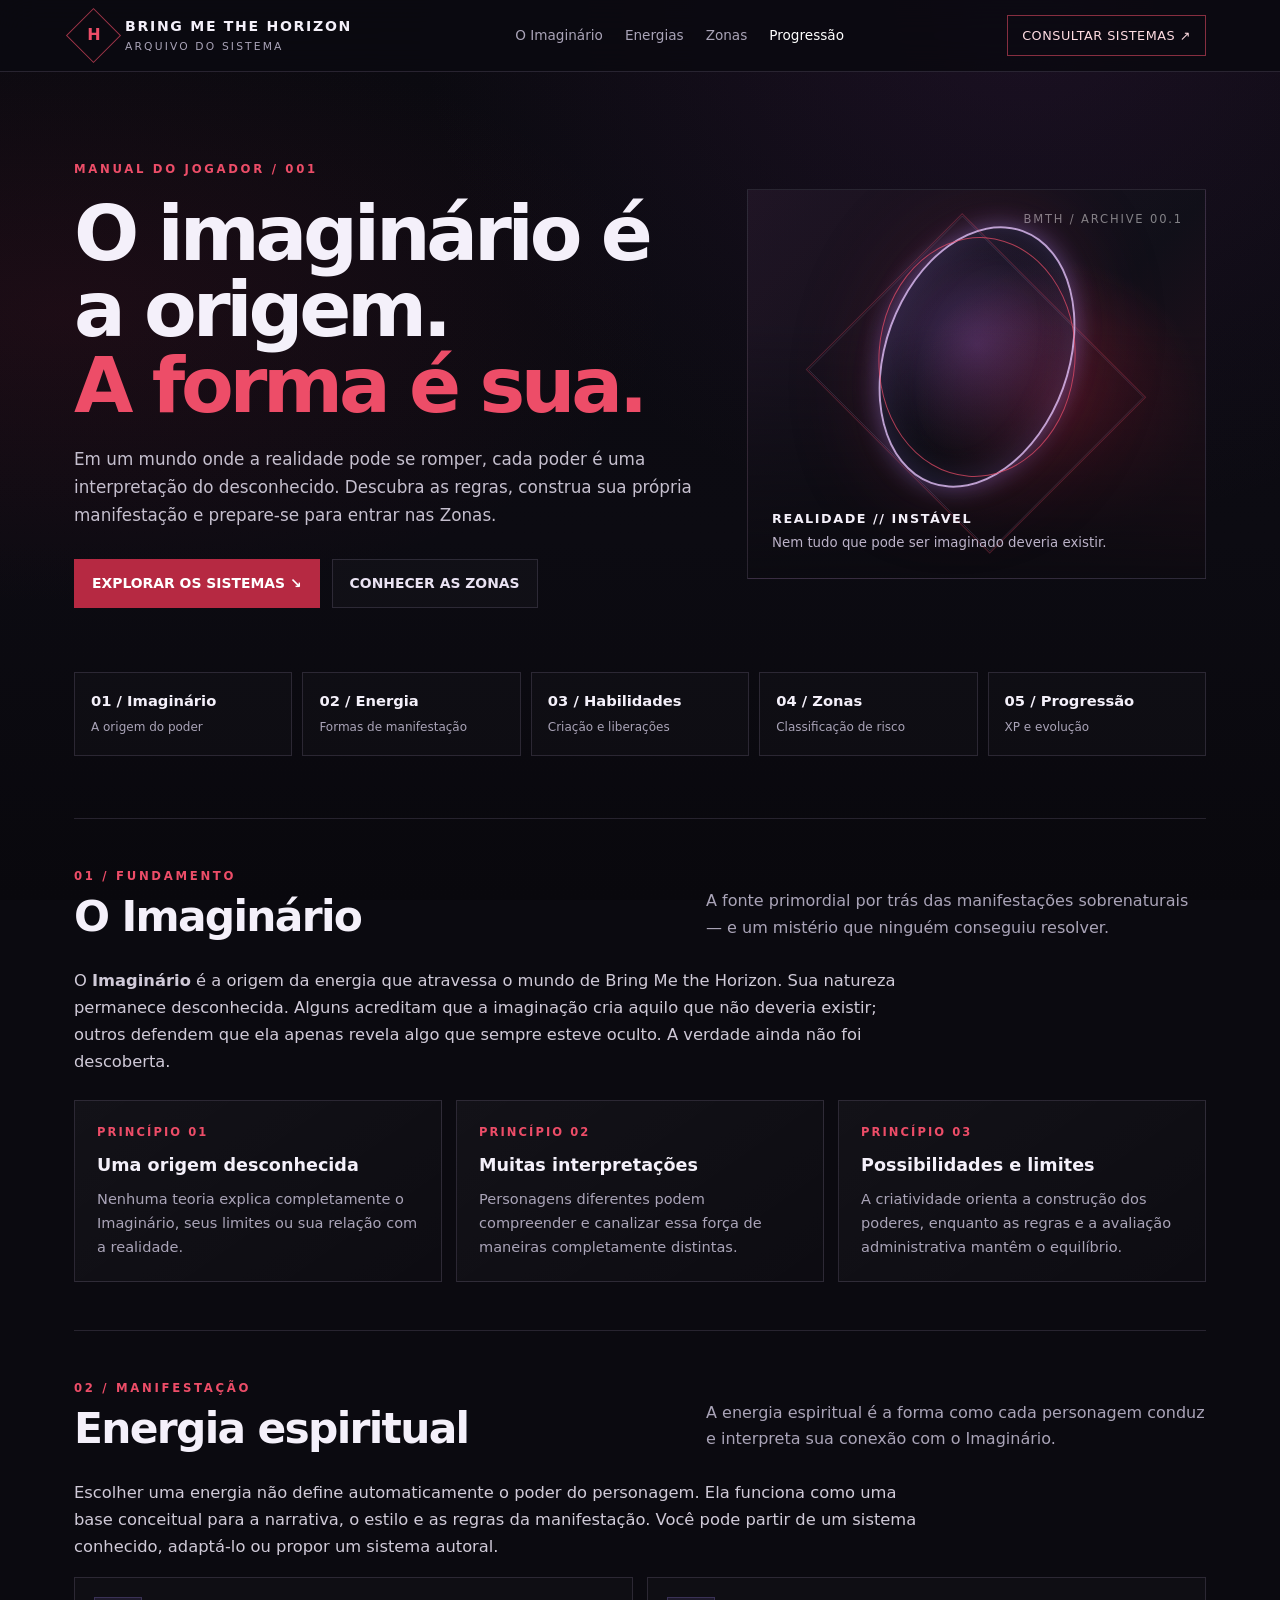
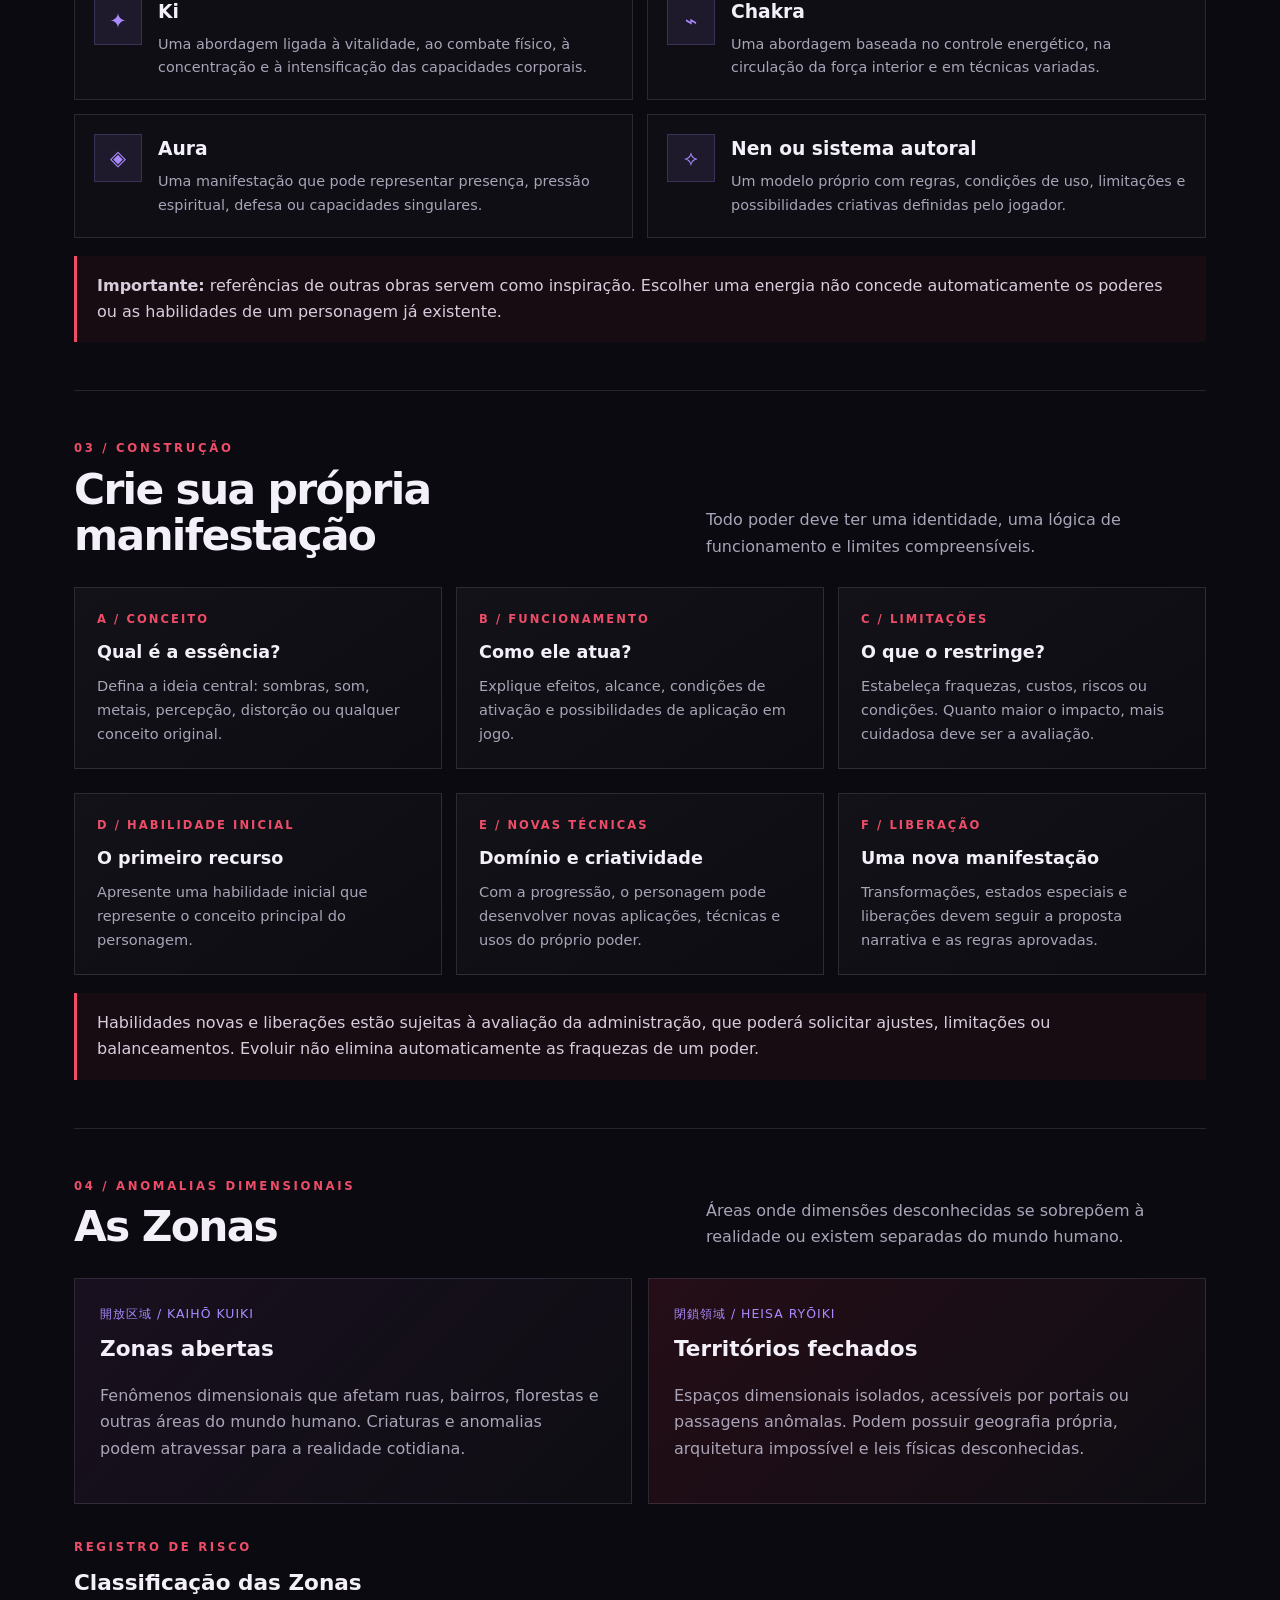
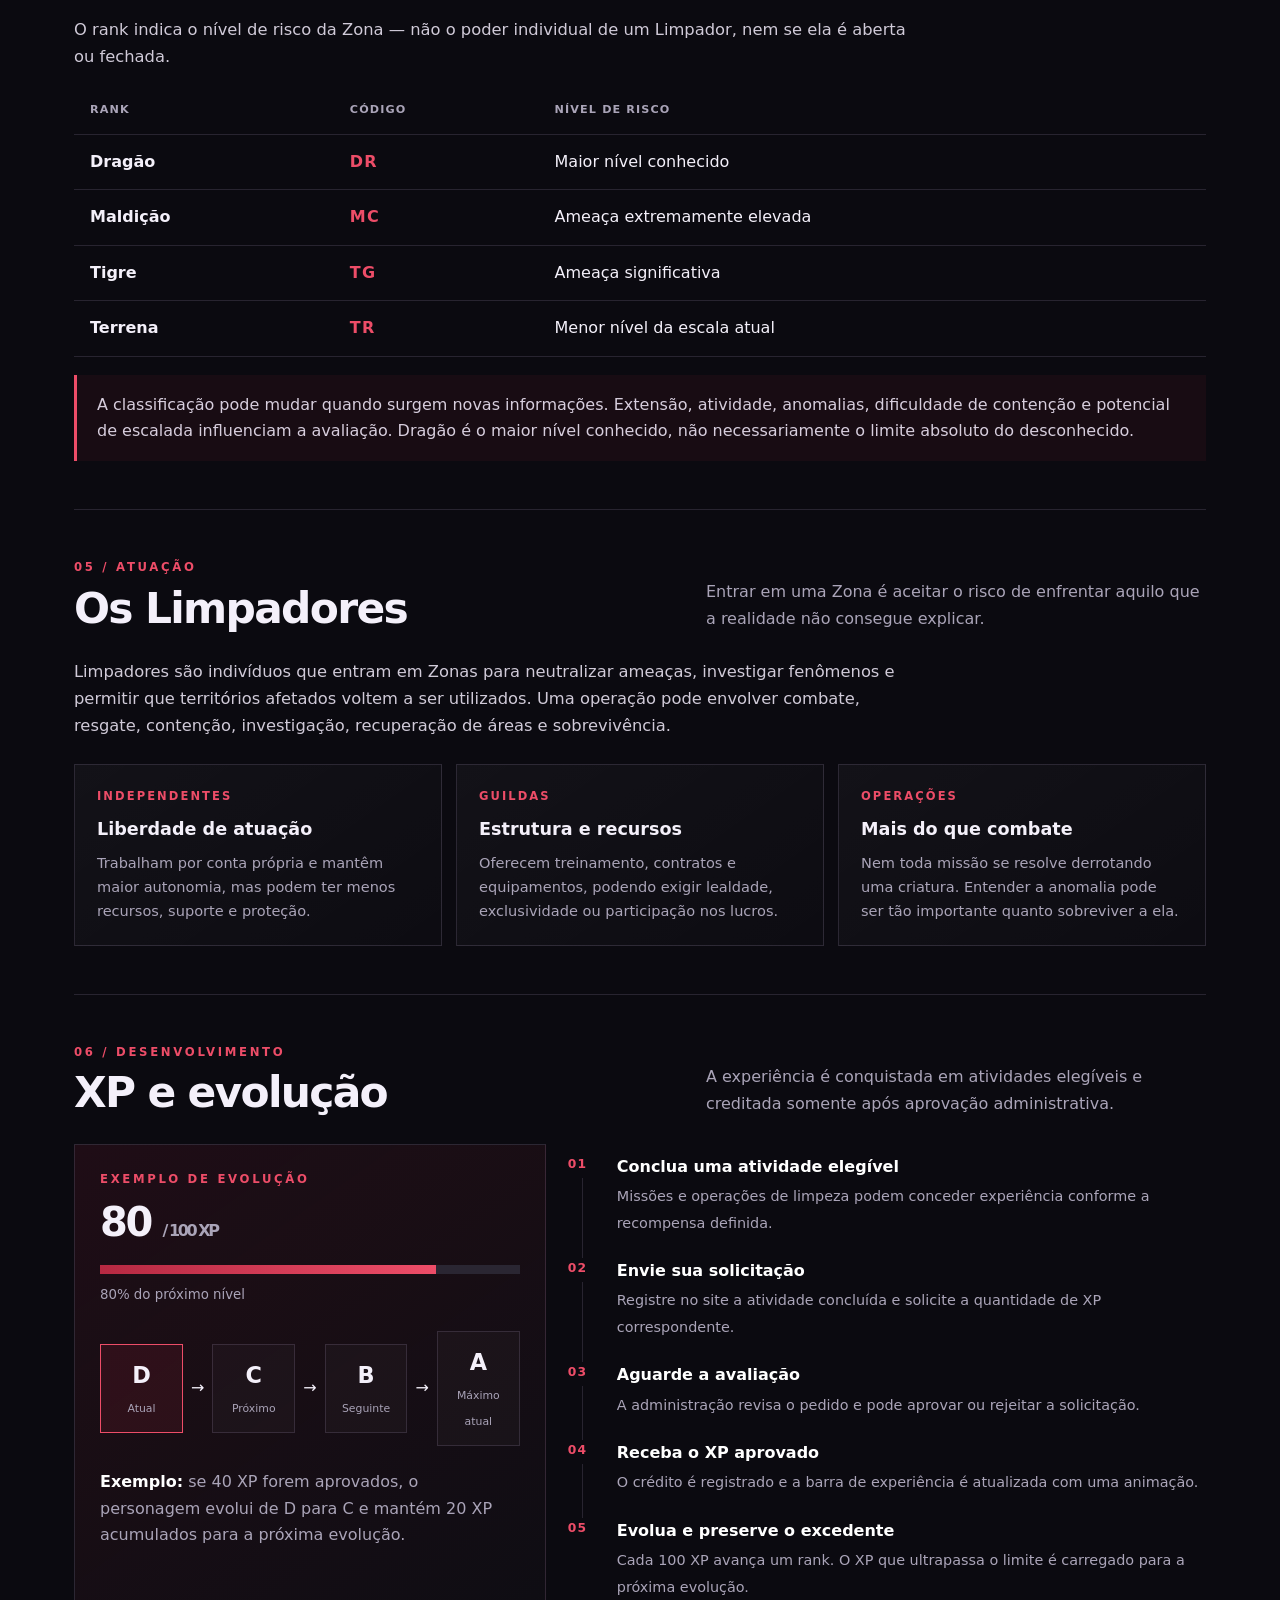
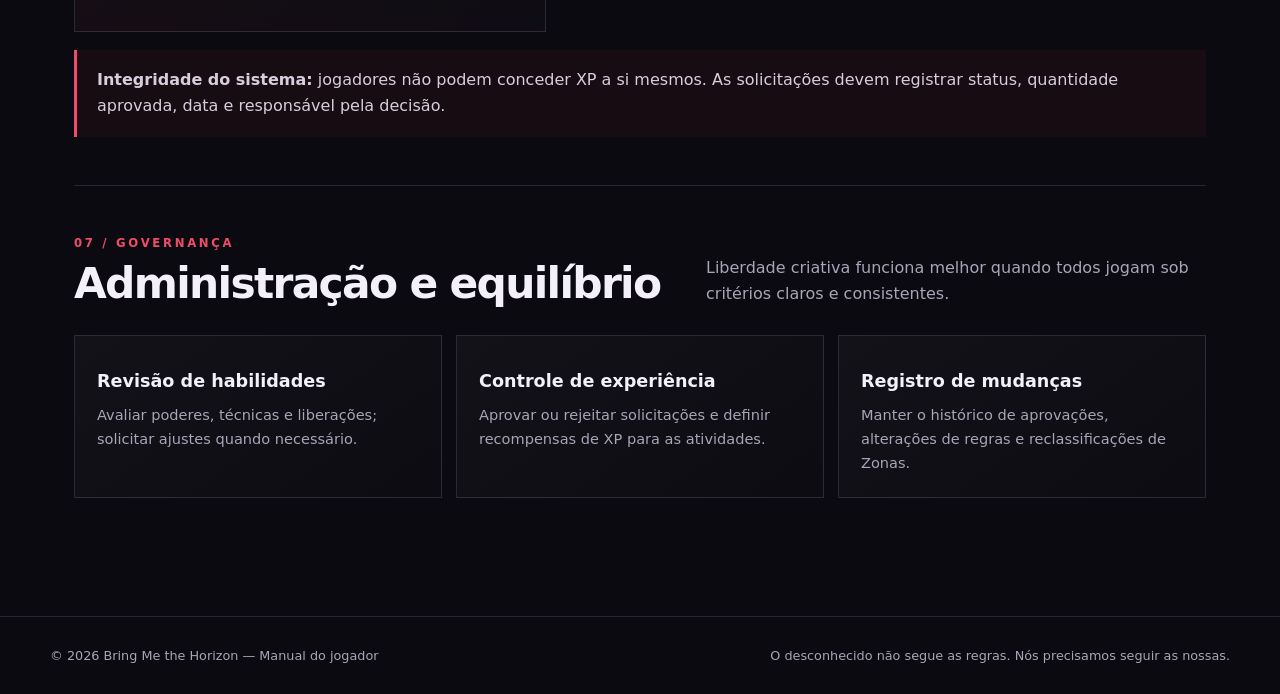
<file: index.html.html>
<!DOCTYPE html>
<html lang="pt-BR">
<head>
  <meta charset="UTF-8">
  <meta name="viewport" content="width=device-width, initial-scale=1.0">
  <meta name="theme-color" content="#0b0a10">
  <title>Sistemas | Bring Me the Horizon</title>
  <style>
    :root {
      --bg: #0b0a10;
      --panel: #12111a;
      --panel-2: #191722;
      --text: #f4f0fa;
      --muted: #aaa4b8;
      --line: rgba(205, 185, 230, .15);
      --red: #b62942;
      --red-bright: #ed4d68;
      --purple: #a98bff;
      --max: 1180px;
    }
    * { box-sizing: border-box; }
    html { scroll-behavior: smooth; scroll-padding-top: 100px; }
    body {
      margin: 0; background: var(--bg); color: var(--text);
      font-family: Inter, ui-sans-serif, system-ui, -apple-system, BlinkMacSystemFont, "Segoe UI", sans-serif;
      line-height: 1.65;
    }
    a { color: inherit; text-decoration: none; }
    button { font: inherit; }
    .ambient {
      position: fixed; inset: 0; pointer-events: none; z-index: -1;
      background:
        radial-gradient(ellipse at 80% 0%, rgba(110, 48, 130, .16), transparent 42%),
        radial-gradient(ellipse at 5% 35%, rgba(155, 27, 55, .12), transparent 35%),
        linear-gradient(180deg, #0b0a10 0%, #0c0b12 60%, #09080d 100%);
    }
    .topbar {
      position: sticky; top: 0; z-index: 10;
      background: rgba(11, 10, 16, .88); backdrop-filter: blur(18px);
      border-bottom: 1px solid var(--line);
    }
    .nav {
      max-width: var(--max); margin: auto; padding: 15px 24px;
      display: flex; align-items: center; justify-content: space-between; gap: 24px;
    }
    .brand { display: flex; align-items: center; gap: 12px; min-width: 0; }
    .brand-mark {
      width: 39px; height: 39px; display: grid; place-items: center;
      border: 1px solid rgba(237,77,104,.65); color: var(--red-bright);
      transform: rotate(45deg); font-weight: 900; flex-shrink: 0;
    }
    .brand-mark span { transform: rotate(-45deg); }
    .brand-title { font-size: .88rem; font-weight: 850; letter-spacing: .12em; }
    .brand-sub { color: var(--muted); font-size: .67rem; letter-spacing: .2em; text-transform: uppercase; }
    .nav-links { display: flex; gap: 22px; align-items: center; }
    .nav-links a { font-size: .85rem; color: var(--muted); transition: color .2s; }
    .nav-links a:hover, .nav-links a.active { color: white; }
    .nav-cta {
      padding: 9px 14px; border: 1px solid rgba(237,77,104,.55);
      color: #ffdce2; font-size: .8rem; letter-spacing: .04em;
    }
    .menu-toggle { display: none; background: transparent; border: 1px solid var(--line); color: white; padding: 7px 11px; }
    .hero {
      max-width: var(--max); margin: auto; padding: 88px 24px 64px;
      display: grid; grid-template-columns: 1.15fr .85fr; gap: 52px; align-items: center;
    }
    .eyebrow { color: var(--red-bright); font-size: .73rem; letter-spacing: .23em; text-transform: uppercase; font-weight: 800; }
    h1 { font-size: clamp(2.7rem, 6vw, 5.3rem); line-height: .99; letter-spacing: -.055em; margin: 17px 0 22px; }
    h1 span { color: var(--red-bright); display: block; }
    .hero-copy { max-width: 650px; color: #c5bfce; font-size: 1.05rem; }
    .hero-actions { display: flex; flex-wrap: wrap; gap: 12px; margin-top: 29px; }
    .btn { display: inline-flex; justify-content: center; align-items: center; padding: 12px 17px; border: 1px solid var(--line); font-weight: 750; font-size: .87rem; cursor: pointer; transition: transform .2s, background .2s; }
    .btn:hover { transform: translateY(-2px); }
    .btn-primary { background: var(--red); border-color: var(--red); color: white; }
    .btn-ghost { color: #e9e2f2; background: rgba(255,255,255,.025); }
    .hero-art {
      min-height: 390px; position: relative; overflow: hidden; border: 1px solid var(--line);
      background:
        linear-gradient(0deg, rgba(11,10,16,.95), rgba(11,10,16,.05) 65%),
        radial-gradient(circle at 50% 40%, rgba(168,99,215,.35), transparent 35%),
        radial-gradient(circle at 68% 55%, rgba(188,30,58,.34), transparent 38%),
        linear-gradient(135deg, #211526, #111019 55%, #2b101b);
    }
    .hero-art::before, .hero-art::after { content: ""; position: absolute; inset: 13%; border: 1px solid rgba(221,196,255,.19); transform: rotate(45deg) scale(.76); }
    .hero-art::after { inset: 20%; border-color: rgba(237,77,104,.28); transform: rotate(45deg) scale(.95); }
    .portal {
      position: absolute; width: 185px; height: 270px; left: 50%; top: 43%;
      transform: translate(-50%,-50%) rotate(20deg);
      border: 2px solid rgba(232,196,255,.8); border-radius: 50%;
      box-shadow: 0 0 25px rgba(169,139,255,.4), inset 0 0 35px rgba(169,139,255,.2), 0 0 90px rgba(182,41,66,.25);
    }
    .portal::before { content:""; position:absolute; inset: 13px -8px; border: 1px solid rgba(237,77,104,.7); border-radius:50%; transform:rotate(-16deg); }
    .art-caption { position: absolute; left: 24px; right: 24px; bottom: 22px; z-index: 1; }
    .art-caption strong { display: block; letter-spacing: .12em; font-size: .8rem; }
    .art-caption small { color: #bcb3c9; }
    .art-index { position: absolute; right: 22px; top: 20px; color: rgba(255,255,255,.48); font-size: .72rem; letter-spacing: .16em; }
    .quick-nav { max-width: var(--max); padding: 0 24px; margin: 0 auto 62px; display: grid; grid-template-columns: repeat(5,1fr); gap: 10px; }
    .quick-nav a { border: 1px solid var(--line); background: rgba(255,255,255,.018); padding: 16px; transition: border .2s, background .2s; }
    .quick-nav a:hover { border-color: rgba(237,77,104,.6); background: rgba(182,41,66,.08); }
    .quick-nav b { display: block; font-size: .92rem; }
    .quick-nav small { color: var(--muted); font-size: .75rem; }
    main { max-width: var(--max); margin: auto; padding: 0 24px 70px; }
    .section { padding: 48px 0; border-top: 1px solid var(--line); }
    .section-head { display: flex; justify-content: space-between; gap: 28px; align-items: end; margin-bottom: 27px; }
    .section-head h2 { font-size: clamp(1.8rem, 4vw, 2.65rem); letter-spacing: -.04em; line-height: 1.1; margin: 8px 0 0; }
    .section-head p { max-width: 500px; color: var(--muted); margin: 0; }
    .lead { color: #d0cad8; max-width: 850px; font-size: 1.02rem; }
    .card-grid { display: grid; grid-template-columns: repeat(3,1fr); gap: 14px; margin-top: 24px; }
    .card { padding: 22px; border: 1px solid var(--line); background: linear-gradient(145deg, rgba(255,255,255,.035), rgba(255,255,255,.012)); }
    .card .number { color: var(--red-bright); font-size: .72rem; letter-spacing: .18em; font-weight: 850; }
    .card h3 { margin: 9px 0 7px; font-size: 1.1rem; }
    .card p { margin: 0; color: var(--muted); font-size: .91rem; }
    .energy-grid { display: grid; grid-template-columns: repeat(2,1fr); gap: 14px; }
    .energy-card { display: flex; gap: 16px; padding: 19px; border: 1px solid var(--line); background: rgba(255,255,255,.02); }
    .energy-icon { width: 48px; height: 48px; flex-shrink: 0; display: grid; place-items: center; color: var(--purple); background: rgba(169,139,255,.1); border: 1px solid rgba(169,139,255,.2); font-size: 1.3rem; }
    .energy-card h3 { margin: 0 0 5px; }
    .energy-card p { margin: 0; color: var(--muted); font-size: .9rem; }
    .notice { border-left: 3px solid var(--red-bright); background: rgba(182,41,66,.075); padding: 17px 20px; color: #d7cedd; margin-top: 18px; }
    .zone-grid { display: grid; grid-template-columns: 1fr 1fr; gap: 16px; }
    .zone { position: relative; overflow: hidden; padding: 25px; min-height: 220px; border: 1px solid var(--line); background: linear-gradient(135deg, rgba(95,49,105,.17), rgba(255,255,255,.015)); }
    .zone.closed { background: linear-gradient(135deg, rgba(156,31,55,.18), rgba(255,255,255,.015)); }
    .zone .jp { color: var(--purple); font-size: .78rem; letter-spacing: .08em; }
    .zone h3 { font-size: 1.35rem; margin: 7px 0; }
    .zone p { color: var(--muted); max-width: 500px; }
    .rank-table { width: 100%; border-collapse: collapse; margin-top: 15px; }
    .rank-table th, .rank-table td { text-align: left; padding: 14px 16px; border-bottom: 1px solid var(--line); }
    .rank-table th { color: var(--muted); text-transform: uppercase; letter-spacing: .1em; font-size: .7rem; }
    .rank-code { color: var(--red-bright); font-weight: 850; letter-spacing: .08em; }
    .progression { display: grid; grid-template-columns: .85fr 1.15fr; gap: 22px; align-items: stretch; }
    .xp-panel { border: 1px solid var(--line); padding: 25px; background: linear-gradient(145deg, rgba(182,41,66,.12), rgba(255,255,255,.015)); }
    .xp-panel .big { font-size: 2.5rem; font-weight: 900; letter-spacing: -.06em; }
    .xp-panel p { color: var(--muted); }
    .rank-track { display: flex; align-items: center; gap: 8px; margin: 23px 0; }
    .rank-step { flex: 1; text-align: center; padding: 12px 4px; border: 1px solid var(--line); background: rgba(255,255,255,.025); }
    .rank-step b { display: block; font-size: 1.4rem; }
    .rank-step small { color: var(--muted); font-size: .68rem; }
    .rank-step.current { border-color: var(--red-bright); background: rgba(182,41,66,.13); }
    .xp-bar { height: 9px; background: #2a2632; overflow: hidden; margin: 10px 0 7px; }
    .xp-fill { height: 100%; width: 80%; background: linear-gradient(90deg, var(--red), var(--red-bright)); }
    .steps { list-style: none; padding: 0; margin: 0; counter-reset: steps; }
    .steps li { position: relative; padding: 0 0 22px 49px; color: #d0cad8; counter-increment: steps; }
    .steps li::before { content: counter(steps, decimal-leading-zero); position: absolute; left: 0; top: 0; color: var(--red-bright); font-size: .77rem; font-weight: 850; letter-spacing: .1em; }
    .steps li:not(:last-child)::after { content:""; position:absolute; left: 14px; top: 24px; bottom: 0; width: 1px; background: var(--line); }
    .steps strong { color: white; display: block; margin-bottom: 3px; }
    .steps span { color: var(--muted); font-size: .9rem; }
    .footer { border-top: 1px solid var(--line); padding: 28px 24px; color: var(--muted); font-size: .8rem; }
    .footer-inner { max-width: var(--max); margin: auto; display: flex; justify-content: space-between; gap: 18px; flex-wrap: wrap; }
    @media (max-width: 850px) {
      .nav-links { display: none; position: absolute; top: 69px; left: 0; right: 0; background: #100e16; border-bottom: 1px solid var(--line); padding: 18px 24px; flex-direction: column; align-items: stretch; gap: 15px; }
      .nav-links.open { display: flex; }
      .menu-toggle { display: block; }
      .nav-cta { display: none; }
      .hero { grid-template-columns: 1fr; padding-top: 60px; gap: 30px; }
      .hero-art { min-height: 300px; }
      .quick-nav { grid-template-columns: repeat(2,1fr); }
      .quick-nav a:last-child { grid-column: span 2; }
      .section-head { display: block; }
      .section-head p { margin-top: 14px; }
      .card-grid { grid-template-columns: 1fr; }
      .progression { grid-template-columns: 1fr; }
    }
    @media (max-width: 560px) {
      .nav { padding: 12px 16px; }
      .brand-title { font-size: .74rem; }
      .brand-sub { font-size: .58rem; }
      .hero, main, .quick-nav { padding-left: 16px; padding-right: 16px; }
      .hero { padding-top: 48px; }
      .hero-art { min-height: 260px; }
      .quick-nav { gap: 8px; margin-bottom: 38px; }
      .quick-nav a { padding: 12px; }
      .energy-grid, .zone-grid { grid-template-columns: 1fr; }
      .energy-card { padding: 15px; }
      .rank-table th, .rank-table td { padding: 11px 8px; font-size: .84rem; }
      .rank-track { gap: 5px; }
      .rank-step { padding: 10px 2px; }
      .rank-step b { font-size: 1.2rem; }
    }
  </style>
</head>
<body>
  <div class="ambient"></div>
  <header class="topbar">
    <nav class="nav" aria-label="Navegação principal">
      <a class="brand" href="#inicio" aria-label="Bring Me the Horizon, início">
        <div class="brand-mark"><span>H</span></div>
        <div>
          <div class="brand-title">BRING ME THE HORIZON</div>
          <div class="brand-sub">Arquivo do sistema</div>
        </div>
      </a>
      <div class="nav-links" id="navLinks">
        <a href="#imaginario">O Imaginário</a>
        <a href="#energias">Energias</a>
        <a href="#zonas">Zonas</a>
        <a href="#progressao">Progressão</a>
      </div>
      <a class="nav-cta" href="#sistemas">CONSULTAR SISTEMAS ↗</a>
      <button class="menu-toggle" id="menuToggle" aria-label="Abrir menu" aria-expanded="false">☰</button>
    </nav>
  </header>

  <section class="hero" id="inicio">
    <div>
      <div class="eyebrow">Manual do jogador / 001</div>
      <h1>O imaginário é a origem.<span>A forma é sua.</span></h1>
      <p class="hero-copy">Em um mundo onde a realidade pode se romper, cada poder é uma interpretação do desconhecido. Descubra as regras, construa sua própria manifestação e prepare-se para entrar nas Zonas.</p>
      <div class="hero-actions">
        <a class="btn btn-primary" href="#sistemas">EXPLORAR OS SISTEMAS ↘</a>
        <a class="btn btn-ghost" href="#zonas">CONHECER AS ZONAS</a>
      </div>
    </div>
    <div class="hero-art" aria-label="Representação abstrata de uma ruptura dimensional">
      <div class="art-index">BMTH / ARCHIVE 00.1</div>
      <div class="portal"></div>
      <div class="art-caption">
        <strong>REALIDADE // INSTÁVEL</strong>
        <small>Nem tudo que pode ser imaginado deveria existir.</small>
      </div>
    </div>
  </section>

  <nav class="quick-nav" aria-label="Atalhos dos sistemas">
    <a href="#imaginario"><b>01 / Imaginário</b><small>A origem do poder</small></a>
    <a href="#energias"><b>02 / Energia</b><small>Formas de manifestação</small></a>
    <a href="#poderes"><b>03 / Habilidades</b><small>Criação e liberações</small></a>
    <a href="#zonas"><b>04 / Zonas</b><small>Classificação de risco</small></a>
    <a href="#progressao"><b>05 / Progressão</b><small>XP e evolução</small></a>
  </nav>

  <main id="sistemas">
    <section class="section" id="imaginario">
      <div class="section-head">
        <div><div class="eyebrow">01 / Fundamento</div><h2>O Imaginário</h2></div>
        <p>A fonte primordial por trás das manifestações sobrenaturais — e um mistério que ninguém conseguiu resolver.</p>
      </div>
      <p class="lead">O <strong>Imaginário</strong> é a origem da energia que atravessa o mundo de Bring Me the Horizon. Sua natureza permanece desconhecida. Alguns acreditam que a imaginação cria aquilo que não deveria existir; outros defendem que ela apenas revela algo que sempre esteve oculto. A verdade ainda não foi descoberta.</p>
      <div class="card-grid">
        <article class="card"><div class="number">PRINCÍPIO 01</div><h3>Uma origem desconhecida</h3><p>Nenhuma teoria explica completamente o Imaginário, seus limites ou sua relação com a realidade.</p></article>
        <article class="card"><div class="number">PRINCÍPIO 02</div><h3>Muitas interpretações</h3><p>Personagens diferentes podem compreender e canalizar essa força de maneiras completamente distintas.</p></article>
        <article class="card"><div class="number">PRINCÍPIO 03</div><h3>Possibilidades e limites</h3><p>A criatividade orienta a construção dos poderes, enquanto as regras e a avaliação administrativa mantêm o equilíbrio.</p></article>
      </div>
    </section>

    <section class="section" id="energias">
      <div class="section-head">
        <div><div class="eyebrow">02 / Manifestação</div><h2>Energia espiritual</h2></div>
        <p>A energia espiritual é a forma como cada personagem conduz e interpreta sua conexão com o Imaginário.</p>
      </div>
      <p class="lead">Escolher uma energia não define automaticamente o poder do personagem. Ela funciona como uma base conceitual para a narrativa, o estilo e as regras da manifestação. Você pode partir de um sistema conhecido, adaptá-lo ou propor um sistema autoral.</p>
      <div class="energy-grid">
        <article class="energy-card"><div class="energy-icon">✦</div><div><h3>Ki</h3><p>Uma abordagem ligada à vitalidade, ao combate físico, à concentração e à intensificação das capacidades corporais.</p></div></article>
        <article class="energy-card"><div class="energy-icon">⌁</div><div><h3>Chakra</h3><p>Uma abordagem baseada no controle energético, na circulação da força interior e em técnicas variadas.</p></div></article>
        <article class="energy-card"><div class="energy-icon">◈</div><div><h3>Aura</h3><p>Uma manifestação que pode representar presença, pressão espiritual, defesa ou capacidades singulares.</p></div></article>
        <article class="energy-card"><div class="energy-icon">⟡</div><div><h3>Nen ou sistema autoral</h3><p>Um modelo próprio com regras, condições de uso, limitações e possibilidades criativas definidas pelo jogador.</p></div></article>
      </div>
      <div class="notice"><strong>Importante:</strong> referências de outras obras servem como inspiração. Escolher uma energia não concede automaticamente os poderes ou as habilidades de um personagem já existente.</div>
    </section>

    <section class="section" id="poderes">
      <div class="section-head">
        <div><div class="eyebrow">03 / Construção</div><h2>Crie sua própria manifestação</h2></div>
        <p>Todo poder deve ter uma identidade, uma lógica de funcionamento e limites compreensíveis.</p>
      </div>
      <div class="card-grid">
        <article class="card"><div class="number">A / CONCEITO</div><h3>Qual é a essência?</h3><p>Defina a ideia central: sombras, som, metais, percepção, distorção ou qualquer conceito original.</p></article>
        <article class="card"><div class="number">B / FUNCIONAMENTO</div><h3>Como ele atua?</h3><p>Explique efeitos, alcance, condições de ativação e possibilidades de aplicação em jogo.</p></article>
        <article class="card"><div class="number">C / LIMITAÇÕES</div><h3>O que o restringe?</h3><p>Estabeleça fraquezas, custos, riscos ou condições. Quanto maior o impacto, mais cuidadosa deve ser a avaliação.</p></article>
      </div>
      <div class="card-grid">
        <article class="card"><div class="number">D / HABILIDADE INICIAL</div><h3>O primeiro recurso</h3><p>Apresente uma habilidade inicial que represente o conceito principal do personagem.</p></article>
        <article class="card"><div class="number">E / NOVAS TÉCNICAS</div><h3>Domínio e criatividade</h3><p>Com a progressão, o personagem pode desenvolver novas aplicações, técnicas e usos do próprio poder.</p></article>
        <article class="card"><div class="number">F / LIBERAÇÃO</div><h3>Uma nova manifestação</h3><p>Transformações, estados especiais e liberações devem seguir a proposta narrativa e as regras aprovadas.</p></article>
      </div>
      <div class="notice">Habilidades novas e liberações estão sujeitas à avaliação da administração, que poderá solicitar ajustes, limitações ou balanceamentos. Evoluir não elimina automaticamente as fraquezas de um poder.</div>
    </section>

    <section class="section" id="zonas">
      <div class="section-head">
        <div><div class="eyebrow">04 / Anomalias dimensionais</div><h2>As Zonas</h2></div>
        <p>Áreas onde dimensões desconhecidas se sobrepõem à realidade ou existem separadas do mundo humano.</p>
      </div>
      <div class="zone-grid">
        <article class="zone"><div class="jp">開放区域 / KAIHŌ KUIKI</div><h3>Zonas abertas</h3><p>Fenômenos dimensionais que afetam ruas, bairros, florestas e outras áreas do mundo humano. Criaturas e anomalias podem atravessar para a realidade cotidiana.</p></article>
        <article class="zone closed"><div class="jp">閉鎖領域 / HEISA RYŌIKI</div><h3>Territórios fechados</h3><p>Espaços dimensionais isolados, acessíveis por portais ou passagens anômalas. Podem possuir geografia própria, arquitetura impossível e leis físicas desconhecidas.</p></article>
      </div>
      <div style="margin-top:34px">
        <div class="eyebrow">Registro de risco</div>
        <h3 style="font-size:1.35rem;margin:8px 0">Classificação das Zonas</h3>
        <p class="lead">O rank indica o nível de risco da Zona — não o poder individual de um Limpador, nem se ela é aberta ou fechada.</p>
        <table class="rank-table">
          <thead><tr><th>Rank</th><th>Código</th><th>Nível de risco</th></tr></thead>
          <tbody>
            <tr><td><strong>Dragão</strong></td><td class="rank-code">DR</td><td>Maior nível conhecido</td></tr>
            <tr><td><strong>Maldição</strong></td><td class="rank-code">MC</td><td>Ameaça extremamente elevada</td></tr>
            <tr><td><strong>Tigre</strong></td><td class="rank-code">TG</td><td>Ameaça significativa</td></tr>
            <tr><td><strong>Terrena</strong></td><td class="rank-code">TR</td><td>Menor nível da escala atual</td></tr>
          </tbody>
        </table>
        <div class="notice">A classificação pode mudar quando surgem novas informações. Extensão, atividade, anomalias, dificuldade de contenção e potencial de escalada influenciam a avaliação. Dragão é o maior nível conhecido, não necessariamente o limite absoluto do desconhecido.</div>
      </div>
    </section>

    <section class="section" id="limpadores">
      <div class="section-head">
        <div><div class="eyebrow">05 / Atuação</div><h2>Os Limpadores</h2></div>
        <p>Entrar em uma Zona é aceitar o risco de enfrentar aquilo que a realidade não consegue explicar.</p>
      </div>
      <p class="lead">Limpadores são indivíduos que entram em Zonas para neutralizar ameaças, investigar fenômenos e permitir que territórios afetados voltem a ser utilizados. Uma operação pode envolver combate, resgate, contenção, investigação, recuperação de áreas e sobrevivência.</p>
      <div class="card-grid">
        <article class="card"><div class="number">INDEPENDENTES</div><h3>Liberdade de atuação</h3><p>Trabalham por conta própria e mantêm maior autonomia, mas podem ter menos recursos, suporte e proteção.</p></article>
        <article class="card"><div class="number">GUILDAS</div><h3>Estrutura e recursos</h3><p>Oferecem treinamento, contratos e equipamentos, podendo exigir lealdade, exclusividade ou participação nos lucros.</p></article>
        <article class="card"><div class="number">OPERAÇÕES</div><h3>Mais do que combate</h3><p>Nem toda missão se resolve derrotando uma criatura. Entender a anomalia pode ser tão importante quanto sobreviver a ela.</p></article>
      </div>
    </section>

    <section class="section" id="progressao">
      <div class="section-head">
        <div><div class="eyebrow">06 / Desenvolvimento</div><h2>XP e evolução</h2></div>
        <p>A experiência é conquistada em atividades elegíveis e creditada somente após aprovação administrativa.</p>
      </div>
      <div class="progression">
        <div class="xp-panel">
          <div class="eyebrow">Exemplo de evolução</div>
          <div class="big">80 <span style="font-size:1rem;color:var(--muted);font-weight:600">/ 100 XP</span></div>
          <div class="xp-bar"><div class="xp-fill"></div></div>
          <small style="color:var(--muted)">80% do próximo nível</small>
          <div class="rank-track">
            <div class="rank-step current"><b>D</b><small>Atual</small></div>
            <span>→</span><div class="rank-step"><b>C</b><small>Próximo</small></div>
            <span>→</span><div class="rank-step"><b>B</b><small>Seguinte</small></div>
            <span>→</span><div class="rank-step"><b>A</b><small>Máximo atual</small></div>
          </div>
          <p><strong style="color:white">Exemplo:</strong> se 40 XP forem aprovados, o personagem evolui de D para C e mantém 20 XP acumulados para a próxima evolução.</p>
        </div>
        <div style="padding:10px 0">
          <ol class="steps">
            <li><strong>Conclua uma atividade elegível</strong><span>Missões e operações de limpeza podem conceder experiência conforme a recompensa definida.</span></li>
            <li><strong>Envie sua solicitação</strong><span>Registre no site a atividade concluída e solicite a quantidade de XP correspondente.</span></li>
            <li><strong>Aguarde a avaliação</strong><span>A administração revisa o pedido e pode aprovar ou rejeitar a solicitação.</span></li>
            <li><strong>Receba o XP aprovado</strong><span>O crédito é registrado e a barra de experiência é atualizada com uma animação.</span></li>
            <li><strong>Evolua e preserve o excedente</strong><span>Cada 100 XP avança um rank. O XP que ultrapassa o limite é carregado para a próxima evolução.</span></li>
          </ol>
        </div>
      </div>
      <div class="notice"><strong>Integridade do sistema:</strong> jogadores não podem conceder XP a si mesmos. As solicitações devem registrar status, quantidade aprovada, data e responsável pela decisão.</div>
    </section>

    <section class="section" id="administracao">
      <div class="section-head">
        <div><div class="eyebrow">07 / Governança</div><h2>Administração e equilíbrio</h2></div>
        <p>Liberdade criativa funciona melhor quando todos jogam sob critérios claros e consistentes.</p>
      </div>
      <div class="card-grid">
        <article class="card"><h3>Revisão de habilidades</h3><p>Avaliar poderes, técnicas e liberações; solicitar ajustes quando necessário.</p></article>
        <article class="card"><h3>Controle de experiência</h3><p>Aprovar ou rejeitar solicitações e definir recompensas de XP para as atividades.</p></article>
        <article class="card"><h3>Registro de mudanças</h3><p>Manter o histórico de aprovações, alterações de regras e reclassificações de Zonas.</p></article>
      </div>
    </section>
  </main>

  <footer class="footer">
    <div class="footer-inner">
      <span>© <span id="year"></span> Bring Me the Horizon — Manual do jogador</span>
      <span>O desconhecido não segue as regras. Nós precisamos seguir as nossas.</span>
    </div>
  </footer>

  <script>
    const menuToggle = document.getElementById('menuToggle');
    const navLinks = document.getElementById('navLinks');

    menuToggle.addEventListener('click', () => {
      const isOpen = navLinks.classList.toggle('open');
      menuToggle.setAttribute('aria-expanded', String(isOpen));
      menuToggle.textContent = isOpen ? '✕' : '☰';
    });

    navLinks.querySelectorAll('a').forEach(link => {
      link.addEventListener('click', () => {
        navLinks.classList.remove('open');
        menuToggle.setAttribute('aria-expanded', 'false');
        menuToggle.textContent = '☰';
      });
    });

    const sections = document.querySelectorAll('main section[id]');
    const links = document.querySelectorAll('.nav-links a');
    const observer = new IntersectionObserver(entries => {
      entries.forEach(entry => {
        if (entry.isIntersecting) {
          links.forEach(link => {
            link.classList.toggle('active', link.getAttribute('href') === '#' + entry.target.id);
          });
        }
      });
    }, { rootMargin: '-25% 0px -65% 0px' });
    sections.forEach(section => observer.observe(section));

    document.getElementById('year').textContent = new Date().getFullYear();
  </script>
</body>
</html>
</file>
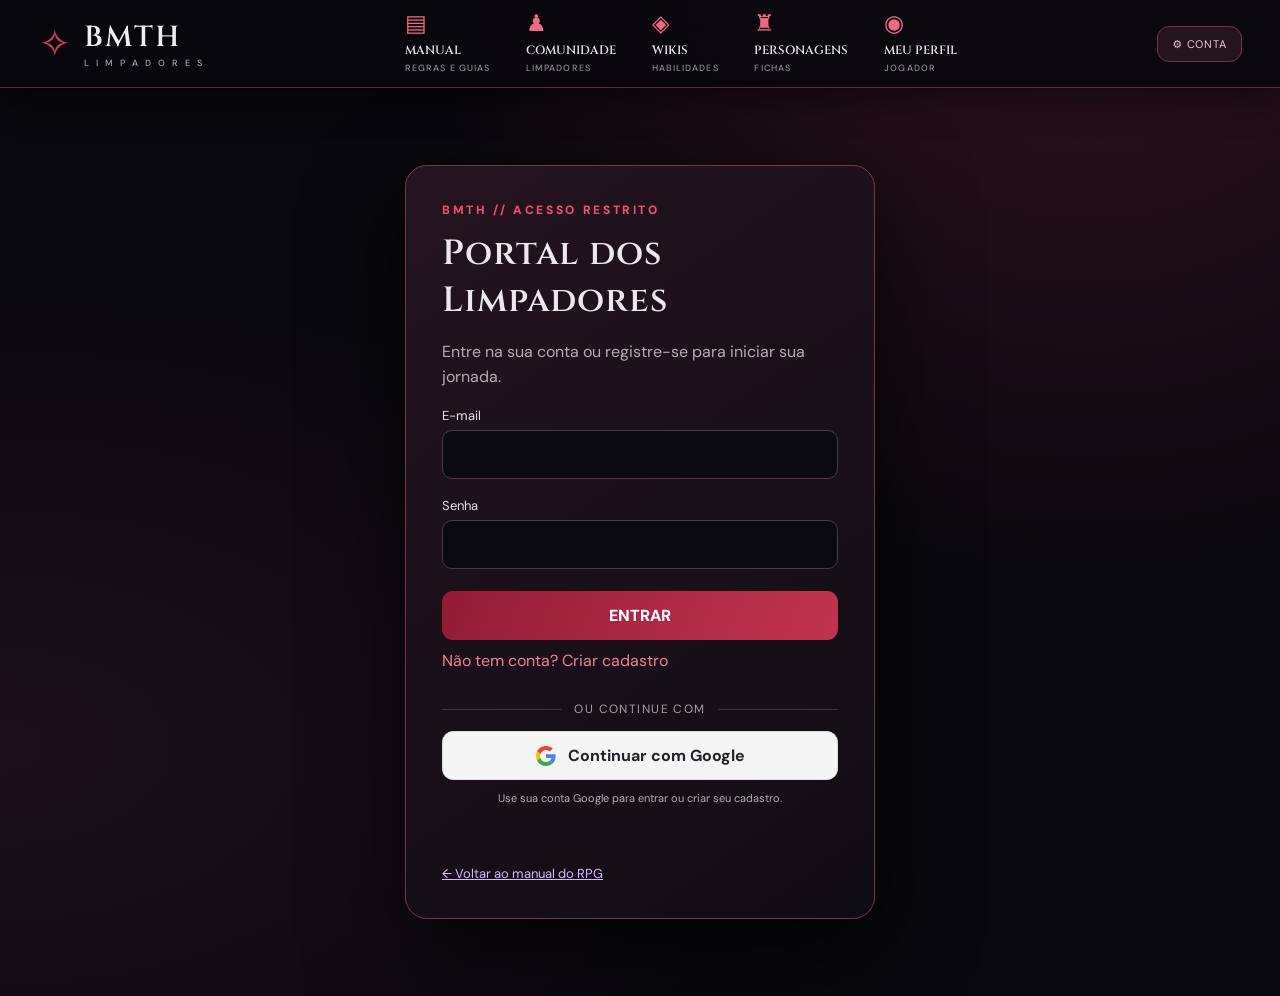
<file: login.html>
<!doctype html>
<html lang="pt-BR">
<head>
<meta charset="utf-8"><meta name="viewport" content="width=device-width, initial-scale=1">
<meta name="theme-color" content="#0b0a10">
<title>Portal dos Limpadores | Bring Me the Horizon</title>
<style>
:root{color-scheme:dark;--bg:#0b0a10;--panel:#17131e;--line:#393044;--red:#ed4d68;--muted:#b8aebf}
*{box-sizing:border-box}body{margin:0;min-height:100vh;background:radial-gradient(ellipse at 85% 10%,#382038 0,transparent 45%),radial-gradient(ellipse at 0 90%,#31131e 0,transparent 45%),var(--bg);color:#f7f1fa;font-family:Inter,system-ui,sans-serif;display:grid;place-items:center;padding:24px}
main{width:min(100%,430px);border:1px solid var(--line);background:#14111be8;padding:32px;box-shadow:0 25px 80px #0008}
.eyebrow{color:var(--red);font-size:12px;letter-spacing:.22em;font-weight:800}h1{font-size:2rem;line-height:1.1;margin:12px 0}p{color:var(--muted);line-height:1.55}
label{display:block;margin:18px 0 6px;font-size:13px;color:#e9dfed}input{width:100%;padding:13px;background:#0b0a10;border:1px solid #4a3a50;border-radius:3px;color:white;font:inherit}input:focus{outline:2px solid #b62942}
button{cursor:pointer;font:inherit}button:disabled{opacity:.65;cursor:wait}.primary{width:100%;margin-top:22px;padding:14px;border:0;background:#b62942;color:white;font-weight:800}.secondary{background:none;border:0;color:#ff879b;padding:10px 0}
#message{min-height:24px;font-size:14px;overflow-wrap:anywhere}a{color:#d8b5ff}footer{margin-top:20px;font-size:13px;color:var(--muted)}
.oauth-divider{display:flex;align-items:center;gap:12px;margin:20px 0 14px;color:#a99ba8;font-size:12px;letter-spacing:.12em}.oauth-divider:before,.oauth-divider:after{content:"";flex:1;height:1px;background:#44323d}.google-login{width:100%;display:flex;align-items:center;justify-content:center;gap:12px;padding:13px 15px;background:#f6f5f6;border:1px solid #ddd;color:#242027;border-radius:6px;font-weight:700}.google-login:hover{background:#fff}.google-login svg{width:20px;height:20px;flex-shrink:0}.google-login:disabled{opacity:.55;cursor:wait}.oauth-note{font-size:11px;text-align:center;margin:10px 0 0}[hidden]{display:none!important}
</style>
<link rel="stylesheet" href="./theme.css?v=mobile4">
<style>
.login-page .portal-actions{display:grid;grid-template-columns:1fr 1fr;gap:12px;margin:25px 0 22px}
.login-page .portal-action{display:flex;flex-direction:column;justify-content:center;align-items:center;gap:9px;min-height:112px;padding:17px 12px;border-radius:15px;border:1px solid #ae3755;background:linear-gradient(145deg,#9e2949,#5e1a36);color:#fff;text-decoration:none;text-align:center;font-size:12px;font-weight:800;letter-spacing:.07em;line-height:1.4;box-shadow:0 10px 24px #0005;transition:transform .2s ease,box-shadow .2s ease,background .2s ease}
.login-page .portal-action svg{width:25px;height:25px;stroke:currentColor;stroke-width:1.8;fill:none;stroke-linecap:round;stroke-linejoin:round}
.login-page .portal-action.profile-action{background:linear-gradient(145deg,#29202f,#18131f);border-color:#745469}
.login-page .portal-action:hover,.login-page .portal-action:focus-visible{transform:translateY(-3px);box-shadow:0 15px 30px #0008;outline-offset:3px}
.login-page .portal-action:active{transform:translateY(0)}
@media(max-width:360px){.login-page .portal-actions{grid-template-columns:1fr}.login-page .portal-action{min-height:78px;flex-direction:row}}
@media(prefers-reduced-motion:reduce){.login-page .portal-action{transition:none}}
</style>
<link rel="manifest" href="/manifest.webmanifest"><link rel="icon" href="/bmth-icon.svg" type="image/svg+xml"><meta name="apple-mobile-web-app-capable" content="yes"><meta name="apple-mobile-web-app-status-bar-style" content="black-translucent"><meta name="apple-mobile-web-app-title" content="BMTH"></head>
<body class="login-page">
<header class="bmth-header"><a class="bmth-brand" href="./index.html"><span class="bmth-sigil">✧</span><span class="bmth-brandwords"><b>BMTH</b><small>L I M P A D O R E S</small></span></a><nav class="bmth-nav" aria-label="Navegação principal"><a href="./index.html"><span class="bmth-icon">▤</span>MANUAL<small>REGRAS E GUIAS</small></a><a href="./comunidade.html"><span class="bmth-icon">♟</span>COMUNIDADE<small>LIMPADORES</small></a><a href="./comunidade.html#posts"><span class="bmth-icon">◈</span>WIKIS<small>HABILIDADES</small></a><a href="./personagens.html"><span class="bmth-icon">♜</span>PERSONAGENS<small>FICHAS</small></a><a href="./perfil.html"><span class="bmth-icon">◉</span>MEU PERFIL<small>JOGADOR</small></a></nav><a class="bmth-account" href="./login.html">⚙ CONTA</a></header>
<main>
<div class="eyebrow">BMTH // ACESSO RESTRITO</div>
<h1>Portal dos Limpadores</h1>
<p id="intro">Entre na sua conta ou registre-se para iniciar sua jornada.</p>
<section id="auth">
<form id="authForm">
<label for="email">E-mail</label><input id="email" type="email" autocomplete="email" required maxlength="254">
<label for="password">Senha</label><input id="password" type="password" autocomplete="current-password" required minlength="6">
<button class="primary" id="submit" type="submit">ENTRAR</button>
</form>
<button class="secondary" id="switch" type="button">Não tem conta? Criar cadastro</button>
<div class="oauth-divider">OU CONTINUE COM</div>
<button class="google-login" id="googleLogin" type="button" aria-label="Entrar ou cadastrar com Google"><svg viewBox="0 0 48 48" aria-hidden="true"><path fill="#EA4335" d="M24 9.5c3.54 0 6.71 1.22 9.21 3.6l6.85-6.85C35.9 2.38 30.47 0 24 0 14.62 0 6.51 5.38 2.56 13.22l7.98 6.19C12.43 13.72 17.74 9.5 24 9.5z"/><path fill="#4285F4" d="M46.98 24.55c0-1.57-.15-3.09-.38-4.55H24v9.02h12.94c-.58 2.96-2.26 5.48-4.78 7.18l7.73 6C44.4 38.03 46.98 31.89 46.98 24.55z"/><path fill="#FBBC05" d="M10.53 28.59A14.4 14.4 0 0 1 9.75 24c0-1.59.27-3.13.76-4.59l-7.98-6.2A23.9 23.9 0 0 0 0 24c0 3.87.93 7.51 2.56 10.78l7.97-6.19z"/><path fill="#34A853" d="M24 48c6.48 0 11.93-2.13 15.9-5.8l-7.73-6C30.02 37.65 27.28 38.5 24 38.5c-6.26 0-11.57-4.22-13.47-9.91l-7.98 6.19C6.51 42.62 14.62 48 24 48z"/></svg>Continuar com Google</button>
<p class="oauth-note">Use sua conta Google para entrar ou criar seu cadastro.</p>
</section>
<section id="logged" hidden>
<p>Autenticação realizada! O portal da comunidade está aberto para você.</p>
<div class="portal-actions" aria-label="Acesso rápido">
<a class="portal-action" href="./comunidade.html"><svg viewBox="0 0 24 24" aria-hidden="true"><path d="M16 20v-2a4 4 0 0 0-4-4H6a4 4 0 0 0-4 4v2"/><circle cx="9" cy="7" r="4"/><path d="M22 20v-2a4 4 0 0 0-3-3.87M16 3.13a4 4 0 0 1 0 7.75"/></svg><span>COMUNIDADE</span></a>
<a class="portal-action profile-action" href="./perfil.html"><svg viewBox="0 0 24 24" aria-hidden="true"><circle cx="12" cy="8" r="4"/><path d="M4 21v-2a8 8 0 0 1 16 0v2"/></svg><span>MEU PERFIL</span></a>
</div>
<p id="account"></p>
<button class="primary" id="logout" type="button">SAIR DA CONTA</button>
</section>
<p id="message" role="status" aria-live="polite"></p>
<footer><a href="./index.html">← Voltar ao manual do RPG</a></footer>
</main>
<script type="module">
import { createClient } from 'https://esm.sh/@supabase/supabase-js@2';
const supabase=createClient('https://hfmnoiaiyrchxrxprsav.supabase.co','sb_publishable_0HS5ItAQ76mtGqkEQ387Lw_Adirp2Ml');
const $=id=>document.getElementById(id);
let registering=new URLSearchParams(window.location.search).get('mode')==='register';
if(registering){$('submit').textContent='CRIAR CONTA';$('switch').textContent='Já tem conta? Entrar';$('password').autocomplete='new-password'}
function message(text){$('message').textContent=text}
function busy(on){$('googleLogin').disabled=on;$('submit').disabled=on;$('submit').textContent=on?'AGUARDE...':registering?'CRIAR CONTA':'ENTRAR'}
function render(session){const user=session?.user;$('auth').hidden=!!user;$('logged').hidden=!user;$('account').textContent=user?'Conectado como: '+(user.email||'jogador'):''}
$('switch').addEventListener('click',()=>{registering=!registering;$('submit').textContent=registering?'CRIAR CONTA':'ENTRAR';$('switch').textContent=registering?'Já tem conta? Entrar':'Não tem conta? Criar cadastro';$('password').autocomplete=registering?'new-password':'current-password';message('')});
$('authForm').addEventListener('submit',async e=>{e.preventDefault();busy(true);message('');const email=$('email').value.trim(),password=$('password').value;try{if(registering){const {data,error}=await supabase.auth.signUp({email,password,emailRedirectTo:location.origin+location.pathname});if(error)throw error;message(data.session?'Conta criada e conectada!':'Cadastro enviado. Confira seu e-mail para confirmar a conta, caso solicitado.')}else{const {error}=await supabase.auth.signInWithPassword({email,password});if(error)throw error;message('Login realizado com sucesso.')}}catch(err){message('Não foi possível concluir: '+err.message)}finally{busy(false)}});
$('googleLogin').addEventListener('click',async()=>{message('Conectando ao Google...');$('googleLogin').disabled=true;try{const {error}=await supabase.auth.signInWithOAuth({provider:'google',options:{redirectTo:location.origin+'/login.html'}});if(error)throw error}catch(err){message('Não foi possível entrar com Google: '+err.message);$('googleLogin').disabled=false}});
$('logout').addEventListener('click',async()=>{const {error}=await supabase.auth.signOut();message(error?error.message:'Você saiu da conta.')});
supabase.auth.onAuthStateChange((_event,session)=>render(session));
const {data:{session}}=await supabase.auth.getSession();render(session);
</script>
<script>if('serviceWorker' in navigator){window.addEventListener('load',()=>navigator.serviceWorker.register('/service-worker.js').catch(()=>{}))}</script><nav class="bmth-mobile-nav" aria-label="Navegação mobile"><a href="./index.html"><span class="bmth-mobile-icon" aria-hidden="true"><svg viewBox="0 0 24 24" aria-hidden="true"><path d="m3 10 9-7 9 7v10a1 1 0 0 1-1 1h-5v-7H9v7H4a1 1 0 0 1-1-1z"/></svg></span><span>Início</span></a><a href="./comunidade.html"><span class="bmth-mobile-icon" aria-hidden="true"><svg viewBox="0 0 24 24" aria-hidden="true"><path d="M20 11v6a3 3 0 0 1-3 3H7l-4 2v-5a3 3 0 0 1-1-2V7a3 3 0 0 1 3-3h9"/><path d="M10 7h10a2 2 0 0 1 2 2v7l-4-3h-6a2 2 0 0 1-2-2z"/></svg></span><span>Feed</span></a><a href="./personagens.html"><span class="bmth-mobile-icon" aria-hidden="true"><svg viewBox="0 0 24 24" aria-hidden="true"><path d="m4 3 17 17M20 3 3 20M3 3l4 1-3 4M21 3l-4 1 3 4M3 21l4-1-3-4M21 21l-4-1 3-4"/></svg></span><span>Fichas</span></a><a href="./perfil.html"><span class="bmth-mobile-icon" aria-hidden="true"><svg viewBox="0 0 24 24" aria-hidden="true"><circle cx="12" cy="7" r="4"/><path d="M4 21v-2a8 8 0 0 1 16 0v2z"/></svg></span><span>Perfil</span></a><a href="./admin.html"><span class="bmth-mobile-icon" aria-hidden="true"><svg viewBox="0 0 24 24" aria-hidden="true"><path d="M10 2h4l.7 2.4 2.1.9 2.2-1.2 2.8 2.8-1.2 2.2.9 2.1L24 12v4l-2.5.7-.9 2.1 1.2 2.2-2.8 2.8-2.2-1.2-2.1.9L14 26h-4l-.7-2.5-2.1-.9L5 23.8l-2.8-2.8 1.2-2.2-.9-2.1L0 16v-4l2.5-.7.9-2.1L2.2 7 5 4.2l2.2 1.2 2.1-.9z" transform="translate(2 2) scale(.83)"/><circle cx="12" cy="12" r="3"/></svg></span><span>Central</span></a></nav><script>
(function(){
 const dock=document.querySelector('.bmth-mobile-nav');
 if(!dock||!window.visualViewport)return;
 let queued=false;
 function adjust(){
  queued=false;
  if(window.innerWidth>700){dock.style.removeProperty('--bmth-visible-bottom');return}
  const viewport=window.visualViewport;
  const hiddenBottom=Math.max(0,window.innerHeight-(viewport.offsetTop+viewport.height));
  dock.style.setProperty('--bmth-visible-bottom',Math.round(hiddenBottom)+'px');
 }
 function schedule(){if(!queued){queued=true;requestAnimationFrame(adjust)}}
 window.visualViewport.addEventListener('resize',schedule);
 window.visualViewport.addEventListener('scroll',schedule);
 window.addEventListener('orientationchange',schedule);
 window.addEventListener('pageshow',schedule);
 schedule();
})();
</script></body></html>
</file>
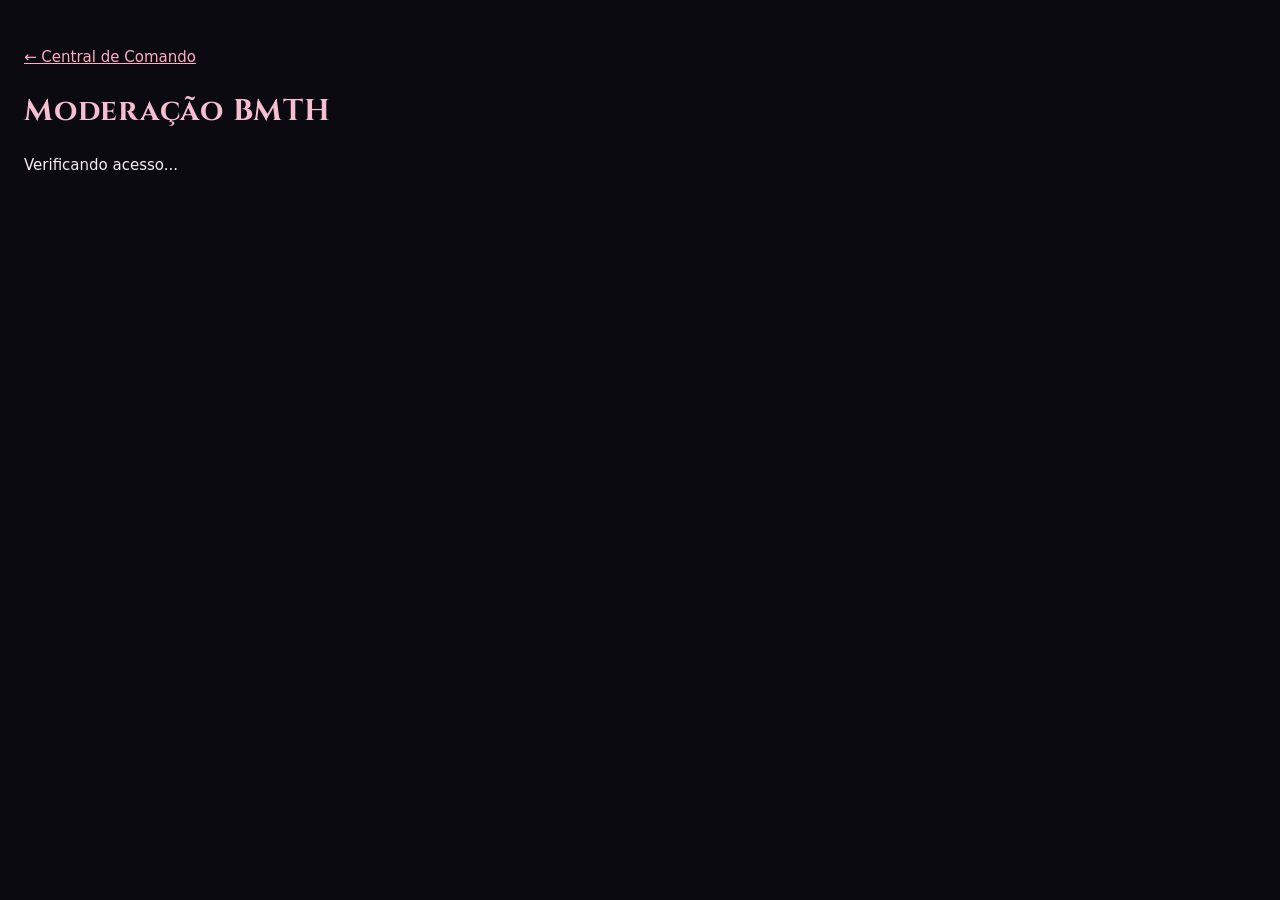
<file: moderacao.html>
<!doctype html><html lang="pt-BR"><head><meta charset="utf-8"><meta name="viewport" content="width=device-width,initial-scale=1"><title>Moderação | BMTH</title><link rel="stylesheet" href="./theme.css"><style>
body{background:#0b0a10;color:#f7edf4;font:15px/1.5 system-ui,sans-serif}main{max-width:980px;margin:30px auto;padding:16px}.panel{background:#19121e;border:1px solid #503345;border-radius:12px;padding:22px;margin:18px 0}h1,h2{color:#f5bfd0}label{display:block;margin-top:12px}input,select,textarea{display:block;width:100%;padding:12px;background:#100b14;color:white;border:1px solid #765065;border-radius:6px}button{background:#a92744;color:white;border:0;border-radius:6px;padding:11px 16px;cursor:pointer;margin:10px 8px 0 0}.secondary{background:#483044}.muted{color:#c5aebb}.row{padding:12px 0;border-bottom:1px solid #443143}a{color:#ffacc5}[hidden]{display:none!important}
</style></head><body><main><a href="./admin.html">← Central de Comando</a><h1>Moderação BMTH</h1><p id="status" role="status">Verificando acesso...</p><div id="app" hidden>
<section class="panel" id="staffPanel"><h2>Equipe</h2><label>Membro<select id="staffUser"></select></label><label>Cargo<select id="staffRole"><option value="curator">Curador</option><option value="moderator">Moderador</option></select></label><button id="appoint">Nomear / atualizar</button><button id="dismiss" class="secondary">Remover cargo</button><div id="staffList"></div></section>
<section class="panel"><h2>Aplicar punição</h2><label>Membro<select id="target"></select></label><label>Tipo<select id="kind"><option value="mute">Silenciar</option><option value="ban">Banir</option></select></label><label>Duração<select id="duration"><option value="1">1 dia</option><option value="3">3 dias</option><option value="7">7 dias</option><option value="30">30 dias</option><option value="permanent">Permanente</option></select></label><label>Motivo<textarea id="reason" rows="3" maxlength="1000" placeholder="Descreva o motivo"></textarea></label><button id="punish">Aplicar punição</button><p class="muted">Silenciamento impede novas publicações e comentários no feed. Banimento impede publicações e interações protegidas.</p></section>
<section class="panel" id="postPanel"><h2>Remover postagem</h2><label>ID da postagem<input id="postId" placeholder="UUID da postagem"></label><label>Motivo<input id="postReason" maxlength="1000"></label><button id="removePost">Remover postagem</button></section>
</div></main><script type="module">
import {createClient} from 'https://esm.sh/@supabase/supabase-js@2';
const db=createClient('https://hfmnoiaiyrchxrxprsav.supabase.co','sb_publishable_0HS5ItAQ76mtGqkEQ387Lw_Adirp2Ml');
const $=id=>document.getElementById(id);const say=s=>$('status').textContent=s;
let level=0,users=[];
async function refresh(){
 const {data:profiles,error}=await db.from('profile').select('user_id,display_name').order('display_name');
 if(error){say(error.message);return}users=(profiles||[]).filter(p=>p.user_id);
 for(const id of ['target','staffUser']){const select=$(id),prev=select.value;select.replaceChildren();for(const p of users){const opt=document.createElement('option');opt.value=p.user_id;opt.textContent=p.display_name||p.user_id;select.append(opt)}if(users.some(p=>p.user_id===prev))select.value=prev}
 const {data:staff}=await db.from('bmth_staff').select('user_id,role');const list=$('staffList');list.replaceChildren();for(const s of staff||[]){const div=document.createElement('div');div.className='row';div.textContent=(users.find(p=>p.user_id===s.user_id)?.display_name||s.user_id)+' — '+(s.role==='moderator'?'Moderador':'Curador');list.append(div)}
}
async function act(name,args){const {error}=await db.rpc(name,args);if(error){say('Erro: '+error.message);return false}say('Operação concluída.');await refresh();return true}
$('appoint').onclick=()=>act('bmth_appoint_staff',{p_user:$('staffUser').value,p_role:$('staffRole').value});
$('dismiss').onclick=()=>act('bmth_remove_staff',{p_user:$('staffUser').value});
$('punish').onclick=async()=>{const reason=$('reason').value.trim();if(reason.length<5){say('Informe um motivo com pelo menos 5 caracteres.');return}const duration=$('duration').value;const expires=duration==='permanent'?null:new Date(Date.now()+Number(duration)*86400000).toISOString();await act('bmth_apply_sanction',{p_user:$('target').value,p_kind:$('kind').value,p_reason:reason,p_expires_at:expires})};
$('removePost').onclick=()=>act('bmth_moderate_post',{p_post:$('postId').value,p_reason:$('postReason').value.trim()});
async function init(){const {data:{user}}=await db.auth.getUser();if(!user){say('Faça login para acessar.');return}const {data,error}=await db.rpc('bmth_staff_level',{p_user:user.id});if(error){say('Execute o SQL de moderação antes de usar esta página.');return}level=data;if(level<1){say('Acesso restrito à equipe.');return}$('app').hidden=false;$('staffPanel').hidden=level<2;$('postPanel').hidden=level<2;if(level<3)$('staffRole').querySelector('option[value="moderator"]').remove();if(level===1)$('kind').querySelector('option[value="ban"]').remove();say('Painel de moderação autorizado.');await refresh()}
init().catch(e=>say(e.message));
</script></body></html>
<!-- Redeploy trigger: moderation console publishing -->
</file>
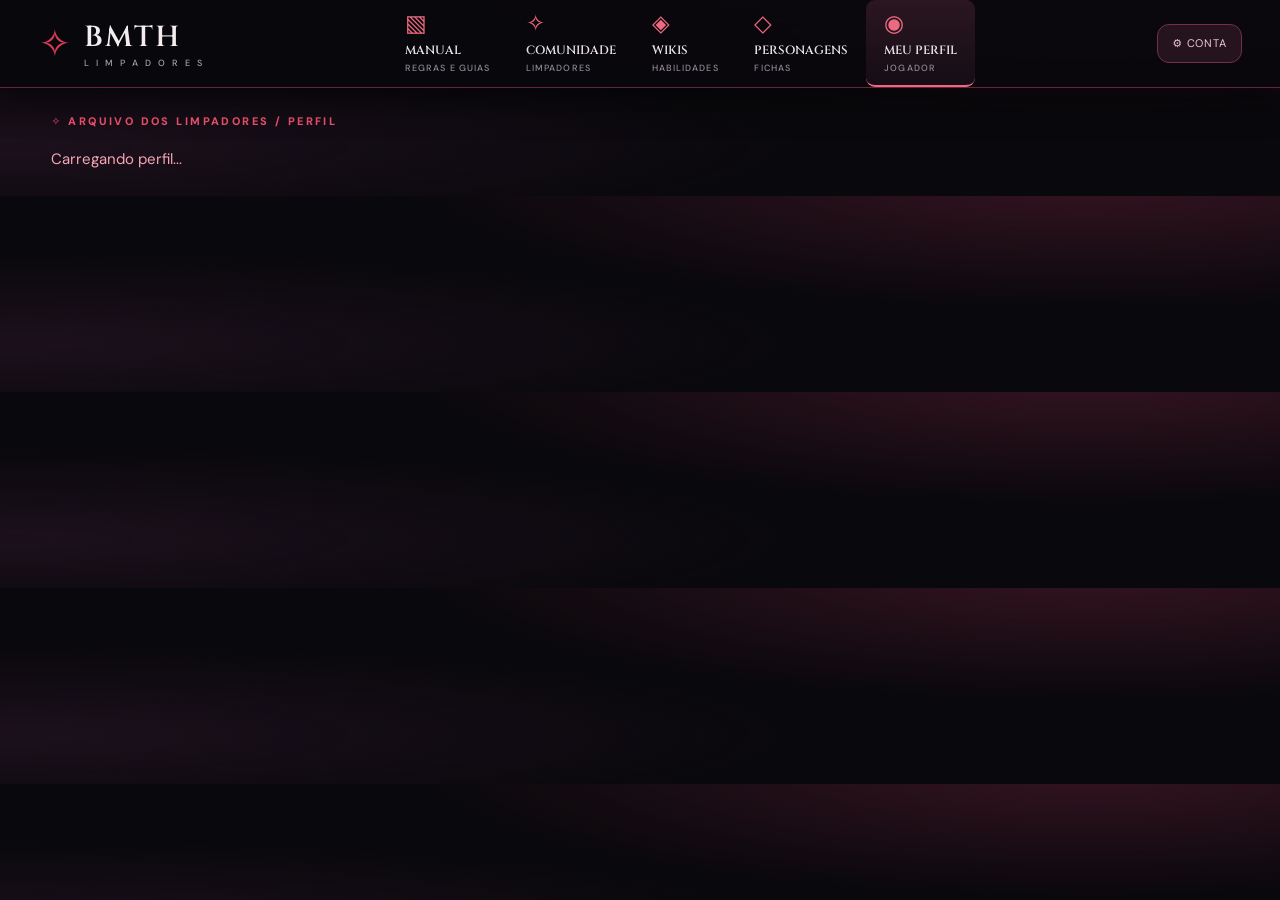
<file: perfil.html>
<!doctype html>
<html lang="pt-BR">
<head>
<meta charset="utf-8">
<meta name="viewport" content="width=device-width,initial-scale=1">
<meta name="theme-color" content="#0b0a10">
<title>Perfil dos Limpadores | Bring Me the Horizon</title>
<style>
:root{color-scheme:dark;--bg:#0b0a10;--panel:#17131e;--line:#393044;--red:#ed4d68;--muted:#b8aebf}
*{box-sizing:border-box}body{margin:0;background:radial-gradient(ellipse at top right,#321b36,transparent 50%),var(--bg);color:#f7f1fa;font:15px/1.55 Inter,system-ui,sans-serif}
a{color:#f6a6b4}header{padding:18px max(18px,calc((100vw - 900px)/2));border-bottom:1px solid var(--line);display:flex;justify-content:space-between;gap:12px;background:#0b0a10dc}header a{text-decoration:none}
main{max-width:900px;margin:28px auto;padding:0 16px}.eyebrow{color:var(--red);font-size:12px;letter-spacing:.2em;font-weight:800}.card{border:1px solid var(--line);background:var(--panel);margin:0 0 20px;overflow:hidden}.cover{height:210px;background:linear-gradient(130deg,#641c40,#261531 60%,#141019);background-position:center;background-size:cover}.profile{padding:0 24px 24px}.avatar{width:108px;height:108px;object-fit:cover;border:5px solid var(--panel);border-radius:50%;background:#42273d;margin-top:-54px;position:relative}.name{font-size:1.8rem;font-weight:800;margin:8px 0 0}.muted,small{color:var(--muted)}.section{padding:22px}.section h2{margin:0 0 15px}.grid{display:grid;grid-template-columns:repeat(auto-fit,minmax(220px,1fr));gap:14px}.tile{padding:18px;border:1px solid var(--line);background:#211b29}.tile h3{margin:0}.rank{font-size:1.6rem;font-weight:900;color:#ff8ca1}.bar{height:10px;background:#342a3c;margin:10px 0;overflow:hidden}.fill{height:100%;background:linear-gradient(90deg,#a61f3d,#ed4d68)}button{background:#a92843;color:white;border:1px solid #bb4960;padding:10px 16px;font:inherit;cursor:pointer}button:disabled{opacity:.6}input,textarea{display:block;width:100%;margin:6px 0 14px;padding:11px;background:#0b0a10;border:1px solid #55455c;color:white;font:inherit}label{display:block;margin-top:12px}#notice{color:#f6a6b4;min-height:22px}[hidden]{display:none!important}header{align-items:center;gap:16px;flex-wrap:wrap}header nav{display:flex;gap:14px;flex-wrap:wrap}.card{border-radius:18px;box-shadow:0 20px 65px #0005}.cover{height:260px}.profile{padding:0 28px 28px}.avatar{width:124px;height:124px;margin-top:-62px;border-width:6px}.tile{border-radius:13px;transition:transform .2s,border-color .2s}.tile:hover{transform:translateY(-3px);border-color:#a94c69}button{border-radius:10px;font-weight:700}button:hover{filter:brightness(1.12)}input,textarea{border-radius:10px}input[type=file]{cursor:pointer;border-style:dashed;background:#211729;padding:16px}input[type=file]::file-selector-button{border:0;border-radius:8px;background:#a92843;color:white;padding:9px 12px;margin-right:12px;cursor:pointer}@media(max-width:600px){.cover{height:180px}.profile{padding:0 18px 20px}.avatar{width:100px;height:100px;margin-top:-50px}}[hidden]{display:none!important}
@import url('https://fonts.googleapis.com/css2?family=Cinzel:wght@400;500;600;700&family=DM+Sans:wght@400;500;600;700;800&display=swap');
:root{--bg:#09090d;--panel:#111117;--line:#333039;--red:#c9344d;--muted:#aaa7b0}
body{font-family:'DM Sans',system-ui,sans-serif;background:radial-gradient(ellipse at 50% -20%,#2b111d 0,transparent 54%),#09090d;color:#eeedf0}
.site-header{max-width:none;padding:0 clamp(16px,4vw,72px);min-height:94px;background:#0b0b0f;border-bottom:1px solid #493038;display:flex;justify-content:space-between;align-items:center;gap:20px;flex-wrap:nowrap}
.brand{display:flex;gap:15px;align-items:center;color:#f5f0f1;text-decoration:none;flex-shrink:0}.sigil{font-size:40px;color:#d4374f;line-height:1}.brand-words{display:flex;flex-direction:column;line-height:1.1}.brand-words b{font:600 31px 'Cinzel',serif;letter-spacing:.06em}.brand-words small{font-size:9px;letter-spacing:.24em;color:#a7a1a8;margin-top:7px}
.main-nav{display:flex;align-items:stretch;gap:0!important;justify-content:center;flex-wrap:nowrap!important}.main-nav a{display:flex;flex-direction:column;justify-content:center;min-height:93px;padding:12px clamp(11px,1.35vw,24px);border-bottom:2px solid transparent;color:#e6e1e6;font:600 12px 'Cinzel',serif;letter-spacing:.05em;white-space:nowrap;transition:background .2s}.main-nav a span{display:inline;color:#c43d51;margin-bottom:4px;font:22px 'DM Sans',sans-serif}.main-nav a small{font:500 9px 'DM Sans',sans-serif;letter-spacing:.13em;color:#8e8790;margin-top:3px}.main-nav a:hover,.main-nav a.active{background:#191016;border-bottom-color:#d33d54;text-decoration:none}.account{white-space:nowrap;color:#d8cbd0;text-decoration:none;font-size:12px}
main{max-width:1450px;margin:25px auto;padding:0 clamp(16px,4vw,54px)}.eyebrow{margin-bottom:18px;letter-spacing:.25em;font-size:11px}.hero-card{border-radius:0;background:#101016;border-color:#332832;box-shadow:0 25px 65px #0006}.cover{height:340px;position:relative;background-color:#211b23;background-image:none;background-blend-mode:normal;background-position:center;background-size:cover}.cover-quote{position:absolute;right:5%;top:23%;text-align:left;font:500 clamp(13px,1.25vw,19px)/2 'Cinzel',serif;letter-spacing:.17em;color:#e6dce1;text-shadow:0 2px 8px #000}.cover-quote i{display:block;width:55px;border-top:2px solid #cf3851;margin-top:15px}.profile{min-height:155px;position:relative;padding:22px 35px 24px 230px}.avatar{position:absolute;left:34px;top:-105px;margin:0;width:168px;height:168px;border:5px solid #0c0b10;outline:2px solid #b52d46;box-shadow:0 10px 25px #0009}.name{font:500 38px 'Cinzel',serif;margin:0 0 4px}.role{font:600 11px 'Cinzel',serif;letter-spacing:.18em;color:#d3b7bf}.profile p.muted{margin:12px 0;color:#bbb5bf}.profile #editButton{position:absolute;right:35px;top:40px;background:linear-gradient(120deg,#8b152b,#b52943);border:1px solid #d34b60;padding:13px 24px}.profile-tabs{display:flex;gap:0;align-items:center;overflow-x:auto;border-bottom:1px solid #42303b;margin:15px 0 28px}.profile-tabs a{flex-shrink:0;padding:19px 24px;font:600 12px 'Cinzel',serif;letter-spacing:.08em;color:#c4bfc5;border-bottom:2px solid transparent;text-decoration:none}.profile-tabs a.active,.profile-tabs a:hover{border-bottom-color:#c8334c;color:#f2647a}.profile-content{display:grid;grid-template-columns:1fr 1fr;gap:24px}.profile-content .card{border-radius:9px;min-height:260px;padding:25px;background:linear-gradient(145deg,#16141b,#0f0f14);box-shadow:none}.section h2{font:600 17px 'Cinzel',serif;letter-spacing:.07em}.section h2 span{color:#d13c55;margin-right:8px}.about-note{border:1px solid #302b35;background:#0b0b10;padding:18px;color:#b6b0bb;margin:20px 0}.about p{font-size:13px;color:#a7a0ad}.section-heading{display:flex;align-items:center;justify-content:space-between;gap:10px}.section-heading>a{font-size:12px}.create-action{margin-top:20px;text-align:center}.create-action a{display:inline-block;border:1px solid #a42d43;background:#811c2e;color:#fff;padding:10px 18px;text-decoration:none;border-radius:5px;font-weight:700;font-size:12px}.characters-panel #characters:empty{min-height:50px}.tile{background:#121017;border-color:#3c313b}.card.section#editor{max-width:900px;margin:24px auto}.card.section#editor h2{font-family:'Cinzel',serif}
@media(max-width:1150px){.main-nav a{padding:12px 9px;font-size:10px}.main-nav a small{font-size:8px}.brand-words b{font-size:24px}.brand-words small{font-size:8px}}
@media(max-width:800px){.site-header{flex-wrap:wrap;min-height:auto;padding:15px 18px}.main-nav{order:3;width:100%;overflow-x:auto;justify-content:flex-start}.main-nav a{min-height:65px}.account{margin-left:auto}.cover{height:210px}.cover-quote{font-size:10px;right:15px}.profile{padding:75px 18px 22px}.avatar{left:18px;top:-55px;width:110px;height:110px}.name{font-size:28px}.profile #editButton{position:static;margin-top:15px}.profile-content{grid-template-columns:1fr}.profile-tabs a{padding:16px 13px;font-size:10px}}
.hero-card{--player-accent:#d03951;border-top:2px solid var(--player-accent)}.hero-card .avatar{outline-color:var(--player-accent)}.hero-card #editButton,.create-action a{background:var(--player-accent);border-color:var(--player-accent)}.custom-tagline{font:500 13px 'Cinzel',serif;letter-spacing:.07em;color:var(--player-accent);margin:0 0 8px}.theme-editor{border:1px solid #54404c;padding:20px;margin:22px 0;border-radius:8px}.theme-editor legend{font-family:'Cinzel',serif;color:#ed9da9;padding:0 8px}.theme-editor input[type=color]{width:90px;height:46px;padding:5px;cursor:pointer}.custom-card-fields{display:grid;grid-template-columns:1fr 1fr;gap:12px}.custom-field{border:1px solid #40323e;padding:12px}.custom-cards{display:grid;gap:12px}.custom-card{padding:15px;border-left:3px solid var(--player-accent,#d03951);background:#0d0c12;white-space:pre-wrap;overflow-wrap:anywhere}.custom-card strong{display:block;font-family:'Cinzel',serif;margin-bottom:8px}.profile-custom-bg{position:fixed;inset:0;z-index:-1;pointer-events:none;background-size:cover;background-position:center;opacity:.17}@media(max-width:600px){.custom-card-fields{grid-template-columns:1fr}}
.hero-card #editButton{color:var(--player-button-text,#ffffff);-webkit-text-fill-color:var(--player-button-text,#ffffff)}
.profile-wiki-grid{display:grid;grid-template-columns:repeat(auto-fit,minmax(min(100%,270px),1fr));gap:15px}.profile-wiki-card{border:1px solid #43323e;background:#151119;overflow:hidden;min-width:0}.profile-wiki-cover{height:155px;background:linear-gradient(135deg,#351725,#17131e);color:#db8fa8;display:grid;place-items:center;font:700 20px 'Cinzel',serif;letter-spacing:.12em}.profile-wiki-cover img{width:100%;height:100%;object-fit:cover}.profile-wiki-info{padding:16px}.profile-wiki-info small{color:#d98ba2;letter-spacing:.06em}.profile-wiki-info h3{font:600 19px 'Cinzel',serif;margin:8px 0;overflow-wrap:anywhere}.profile-wiki-info p{color:#bdb3c0;display:-webkit-box;-webkit-line-clamp:3;-webkit-box-orient:vertical;overflow:hidden;white-space:pre-wrap;overflow-wrap:anywhere}
.bmth-inline-svg{width:1em;height:1em;vertical-align:-.14em;display:inline-block;flex:none}.about h2 .bmth-inline-svg{width:1.15em;height:1.15em;color:#d13c55;margin-right:8px}.about p .bmth-inline-svg{color:#d39ab0;margin-right:8px}
.profile-create-overlay{position:fixed;inset:0;z-index:10000;background:#07050bdf;display:grid;place-items:center;padding:12px}.profile-create-dialog{width:min(720px,100%);height:min(800px,94dvh);background:#18111e;border:1px solid #b44e6b;border-radius:14px;display:flex;flex-direction:column;overflow:hidden;box-shadow:0 20px 70px #000b}.profile-create-header{display:flex;justify-content:space-between;align-items:center;padding:12px 18px;border-bottom:1px solid #603b51}.profile-create-header button{background:#3a2232;border:1px solid #a44d6c;color:#fff;padding:8px 12px;border-radius:7px;cursor:pointer}.profile-create-dialog iframe{width:100%;flex:1;border:0;background:#151019}
.bmth-stats{margin-top:16px;padding:14px;border:1px solid #b77c96;background:#221720;border-radius:12px;color:#f5e4eb}.bmth-stats-title{font-size:13px;font-weight:800;letter-spacing:.09em;margin-bottom:10px;color:#f2bed2}.bmth-stats-grid{display:grid;grid-template-columns:repeat(2,minmax(0,1fr));gap:10px}.bmth-stat{background:#321e2c;border:1px solid #8c526d;border-radius:9px;padding:12px;min-width:0}.bmth-stat-label{display:flex;align-items:center;gap:6px;color:#efb5ce;font-size:11px;font-weight:700}.bmth-stat-label svg{width:17px;height:17px;flex:none}.bmth-stat-value{font-size:clamp(19px,4vw,25px);font-weight:800;color:white}.bmth-stat-value small{font-size:12px;color:#e2bccc}.bmth-next{margin-top:10px;background:#30202d;padding:10px;border-radius:8px;font-size:12px;color:#f1ccdb}.bmth-next b{color:white}.bmth-stats-note{font-size:11px;color:#c4a4b2;margin-top:8px}

.bmth-member-tags{display:flex;gap:7px;flex-wrap:wrap;margin:9px 0 10px}.bmth-member-tag{font-size:11px;font-weight:800;letter-spacing:.045em;border:1px solid var(--tag-color);color:var(--tag-color);background:color-mix(in srgb,var(--tag-color) 14%,#16111c);padding:4px 10px;border-radius:20px}

.bmth-community-level{width:min(100%,300px);max-width:calc(100vw - 48px);margin:13px auto 18px;padding:0 0 0 10px;display:flex;align-items:center;gap:0;min-height:31px;color:#fff;background:rgba(21,16,30,.58);border:1px solid color-mix(in srgb,var(--level-color) 58%,transparent);border-radius:999px;box-shadow:0 2px 16px rgba(0,0,0,.15);backdrop-filter:blur(9px);-webkit-backdrop-filter:blur(9px);position:relative;overflow:hidden;isolation:isolate}
.bmth-community-level[hidden]{display:none!important}
.bmth-level-heading{display:flex;align-items:center;gap:6px;min-width:0;width:100%;margin:0;padding:4px 11px 7px 0;position:relative;z-index:2;white-space:nowrap;text-shadow:0 1px 3px rgba(0,0,0,.65)}
.bmth-level-crown{display:inline-flex;align-items:center;justify-content:center;width:27px;height:25px;flex:none;color:var(--level-color);filter:drop-shadow(0 0 4px var(--level-color))}
.bmth-level-crown svg{width:24px;height:24px;display:block}
.bmth-level-heading strong{font-size:11px;letter-spacing:.015em;font-weight:750;color:#f7eef9;overflow:hidden;text-overflow:ellipsis}
.bmth-level-heading small{margin-left:auto;color:#e1d5e5;font-size:10px;flex:none}
.bmth-level-track{position:absolute;inset:0;z-index:0;background:rgba(255,255,255,.055);border-radius:inherit;overflow:hidden;pointer-events:none}
.bmth-level-track i{display:block;width:0;height:100%;background:linear-gradient(90deg,color-mix(in srgb,var(--level-color) 70%,#000),var(--level-color));opacity:.83;box-shadow:inset -2px 0 6px rgba(255,255,255,.27),0 0 14px var(--level-color);border-radius:999px;transition:width 1.4s cubic-bezier(.2,.7,.2,1);position:relative}
.bmth-level-track i::after{content:"";position:absolute;inset:0;background:linear-gradient(105deg,transparent 20%,rgba(255,255,255,.22) 47%,transparent 72%);animation:bmth-level-shimmer 2.8s ease-in-out infinite}
@keyframes bmth-level-shimmer{0%,100%{opacity:.15}50%{opacity:.65}}
@media(prefers-reduced-motion:reduce){.bmth-level-track i{transition:none}.bmth-level-track i::after{animation:none}}
@media(max-width:420px){.bmth-community-level{width:min(100%,285px)}.bmth-level-heading strong{font-size:10px}.bmth-level-heading small{font-size:9px}}
.profile-wiki-gallery{display:flex;gap:6px;overflow-x:auto;margin:9px 0}.profile-wiki-gallery img{width:76px;height:70px;object-fit:cover;border-radius:8px;border:1px solid #76516a}

/* Publicações sociais do autor no perfil: mesmo estilo do feed */
.bmth-profile-posts-section{margin:24px 0 50px;padding:24px;border:1px solid #674258;border-radius:15px;background:linear-gradient(145deg,rgba(66,30,55,.36),rgba(16,11,22,.67));backdrop-filter:blur(14px);-webkit-backdrop-filter:blur(14px)}
.bmth-profile-posts-section .section-heading{margin-bottom:18px}
.bmth-profile-posts{display:grid;grid-template-columns:minmax(0,1fr);gap:17px;max-width:750px;margin:0 auto}
.bmth-profile-post{min-width:0;border:1px solid rgba(204,132,174,.35);border-radius:14px;padding:18px;background:linear-gradient(130deg,rgba(68,31,58,.4),rgba(15,10,22,.58));box-shadow:inset 0 1px 0 #ffffff12}
.bmth-profile-post-head{display:flex;align-items:center;gap:11px}.bmth-profile-post-head img{width:43px;height:43px;border-radius:50%;object-fit:cover;border:1px solid #9e5779}
.bmth-profile-post-head>div{display:flex;flex-direction:column;gap:4px}.bmth-profile-post-head strong{font-size:14px;color:#f5eaf0}.bmth-profile-post-head small{font-size:11px;color:#afa2b1}
.bmth-profile-post-text{white-space:pre-wrap;overflow-wrap:anywhere;font-size:14px;line-height:1.65;margin:16px 0;color:#e7dce5}
.bmth-profile-post-gallery{display:grid;grid-template-columns:repeat(2,minmax(0,1fr));grid-auto-rows:minmax(0,1fr);gap:4px;aspect-ratio:1.25;overflow:hidden;border-radius:10px;margin-top:13px;background:#0c0911}
.bmth-profile-post-gallery.single{grid-template-columns:1fr;aspect-ratio:auto;max-height:550px}.bmth-profile-post-gallery.three button:first-child{grid-row:span 2}
.bmth-profile-post-gallery button{position:relative;min-width:0;min-height:0;width:100%;height:100%;padding:0;border:0;border-radius:0;background:#1a111d;overflow:hidden;cursor:pointer}
.bmth-profile-post-gallery img{display:block;width:100%;height:100%;object-fit:cover}.bmth-profile-post-gallery.single img{max-height:550px;object-fit:contain}
.bmth-profile-post-more{position:absolute;inset:0;display:grid;place-items:center;background:#0009;color:#fff;font-size:clamp(25px,5vw,43px);font-weight:800}
.bmth-profile-lightbox{position:fixed;inset:0;z-index:10050;background:#050309f4;display:grid;place-items:center;padding:54px 50px}
.bmth-profile-lightbox img{max-width:100%;max-height:calc(100dvh - 120px);object-fit:contain}
.bmth-profile-lightbox span{position:absolute;bottom:16px;color:#eee;font-size:13px}
.bmth-profile-lightbox button{position:absolute;width:40px;height:40px;border-radius:50%;background:#301d30e0;color:white;border:1px solid #ffffff50;font-size:28px;padding:0;cursor:pointer}
.bmth-profile-lightbox button:nth-of-type(1){top:14px;right:14px}.bmth-profile-lightbox button:nth-of-type(2){top:50%;left:6px}.bmth-profile-lightbox button:nth-of-type(3){top:50%;right:6px}
@media(max-width:650px){.bmth-profile-posts-section{padding:15px;margin-top:18px}.bmth-profile-post{padding:13px}.bmth-profile-post-gallery{aspect-ratio:1;gap:3px}.bmth-profile-post-gallery.single{aspect-ratio:auto}.bmth-profile-lightbox{padding:54px 34px}}

/* Perfil em abas: feed principal; demais painéis apenas sob seleção */
.profile-content{display:none!important}.profile-content.bmth-show-all{display:grid!important}.profile-content.bmth-show-one{display:block!important}.profile-content.bmth-show-one>section{display:none!important}.profile-content.bmth-show-one>section.bmth-selected-section{display:block!important;max-width:900px;margin:0 auto}.bmth-profile-posts-section{display:none}.bmth-profile-posts-section.bmth-selected-section{display:block}.bmth-profile-wiki-title{font:600 19px/1.4 Georgia,serif;color:#f3d5e3;margin:14px 0 5px}
.bmth-profile-post-link{display:inline-block;margin-top:13px;color:#efa2bf;font-size:13px;text-decoration:underline;text-underline-offset:3px}

/* Ficha de personagem: leitura clara, identidade BMTH e ícones vetoriais */
.sheet-modal{background:rgba(4,3,8,.86)!important;backdrop-filter:blur(9px);-webkit-backdrop-filter:blur(9px);padding:clamp(10px,2.5vw,24px)!important}
.sheet-dialog{width:min(100%,760px)!important;max-height:calc(100dvh - 32px)!important;background:linear-gradient(155deg,#211823 0%,#15111b 55%,#1b1420 100%)!important;color:#f7ecf2!important;border:1px solid rgba(228,137,178,.5)!important;border-radius:17px!important;clip-path:none!important;box-shadow:0 0 0 1px #ffffff09,0 24px 85px #000d!important;padding:clamp(18px,3.5vw,30px)!important;scrollbar-color:#92506d #19121c;scrollbar-width:thin}
.sheet-head{background:linear-gradient(115deg,rgba(119,44,79,.3),rgba(29,20,35,.45))!important;border:1px solid rgba(221,127,170,.25)!important;border-radius:12px!important;padding:19px 55px 18px 20px!important;margin-bottom:21px!important}
.sheet-kicker{display:flex;align-items:center;gap:8px;color:#f18eb3!important;font-size:11px!important;font-weight:750!important;letter-spacing:.15em!important}
.sheet-head h2{color:#fff0f7!important;font:700 clamp(24px,4vw,36px)/1.2 'Cinzel',Georgia,serif!important;letter-spacing:.035em;margin:10px 0 0!important;overflow-wrap:anywhere}
.sheet-close{display:grid!important;place-items:center;position:absolute;right:18px!important;top:18px!important;width:39px;height:39px;padding:0!important;border:1px solid rgba(244,170,204,.4)!important;border-radius:10px!important;background:rgba(24,14,26,.95)!important;color:#ffe7f1!important;z-index:2}
.sheet-close:hover{background:#8c3159!important}
.sheet-grid{grid-template-columns:minmax(115px,160px) minmax(0,1fr)!important;gap:20px!important;align-items:start}
.sheet-portrait{height:auto!important;aspect-ratio:3/4;border:1px solid #ae6889!important;border-radius:10px!important;overflow:hidden;background:#241622!important}
.sheet-portrait img{width:100%;height:100%;object-fit:cover;display:block}
.sheet-facts{gap:8px!important;min-width:0}
.sheet-fact{padding:8px 12px!important;border:1px solid rgba(200,142,170,.2)!important;border-radius:9px;background:rgba(255,255,255,.035);min-width:0}
.sheet-fact b{color:#ed8db5!important;font-size:10px!important;letter-spacing:.1em}
.sheet-fact span{display:block;color:#f6eaf0!important;font-size:13px!important;line-height:1.55;overflow-wrap:anywhere}
.sheet-block{margin-top:23px!important}
.sheet-block h3{font:700 14px 'Cinzel',Georgia,serif!important;color:#f6c4d8!important;letter-spacing:.09em;border-bottom:1px solid rgba(222,141,176,.42)!important;padding-bottom:10px!important;margin-bottom:13px}
.sheet-block p{color:#eadce5!important;font-size:14px!important;line-height:1.85!important;letter-spacing:.005em}
.sheet-meter{gap:12px!important}.sheet-meter b{color:#f5d3e1!important;font-size:12px}
.sheet-meter .track{height:13px!important;background:rgba(255,255,255,.12)!important;border:1px solid rgba(240,174,203,.4)!important;border-radius:99px;overflow:hidden}
.sheet-meter .track i{border-radius:99px;background:linear-gradient(90deg,#a82e5b,#ef7aa7)!important}
.sheet-foot{color:#b8a0ae!important;border-top:1px solid rgba(231,151,187,.24)!important;margin-top:28px}
.sheet-modal a{color:#f3a0c0!important}
.sheet-dialog .bmth-stats{background:linear-gradient(135deg,#241723,#1b1320)!important;border:1px solid rgba(222,131,172,.38)!important;border-radius:13px!important;padding:16px!important;color:#f7e7ef!important}
.sheet-dialog .bmth-stats-title,.sheet-dialog .bmth-stat-label,.sheet-dialog .bmth-stat-value{color:#f7e7ef!important}
.sheet-dialog .bmth-stat{background:rgba(255,255,255,.04)!important;border:1px solid rgba(224,154,188,.35)!important;border-radius:9px!important}
.sheet-dialog .bmth-stat small,.sheet-dialog .bmth-stats-note{color:#d4b6c6!important}
.sheet-dialog .bmth-next{background:rgba(225,137,177,.1)!important;color:#f1c7da!important;border-radius:8px}
@media(max-width:600px){.sheet-dialog{max-height:calc(100dvh - 16px)!important;padding:15px!important;border-radius:13px!important}.sheet-head{padding:15px 47px 15px 14px!important}.sheet-grid{grid-template-columns:100px minmax(0,1fr)!important;gap:11px!important}.sheet-fact{padding:6px 9px!important}.sheet-portrait{height:auto!important}.sheet-block p{font-size:13px!important}.sheet-dialog .bmth-stats{padding:11px!important}.sheet-close{right:12px!important;top:12px!important}}
@media(max-width:390px){.sheet-grid{grid-template-columns:82px minmax(0,1fr)!important}.sheet-fact span{font-size:12px!important}}
</style>
<link rel="stylesheet" href="./theme.css?v=mobile5">
<style>
/* BMTH / Dossiês de personagens — cards compactos e ficha expandida */
.mini-portrait img{width:100%;height:100%;object-fit:cover;display:block}.sheet-portrait img{width:100%;height:100%;object-fit:cover;display:block}.character-preview{display:flex;align-items:center;gap:12px;text-align:left;width:100%;border:1px solid #694253;background:linear-gradient(125deg,#2b1926,#110f17);padding:13px;color:#fff;cursor:pointer;transition:transform .2s,border-color .2s}.character-preview:hover,.character-preview:focus-visible{transform:translateY(-2px);border-color:#ee7794}.character-preview .mini-portrait{width:54px;height:68px;flex:0 0 54px;display:grid;place-items:center;overflow:hidden;min-width:0;min-height:0;background:#421e32;border:2px solid #bd4567;color:#ffa5b9;font:26px 'Cinzel',serif}.character-preview .mini-portrait img{width:100%;height:100%;max-width:100%;max-height:100%;min-height:0;object-fit:cover;display:block}.character-preview .mini-name{font:600 16px 'Cinzel',serif;display:block}.character-preview .mini-meta{font-size:11px;color:#c6afbc;display:block;margin-top:5px}.character-preview .mini-arrow{margin-left:auto;color:#ee7896}.sheet-modal{position:fixed;inset:0;z-index:5000;display:grid;place-items:center;background:#050408dc;padding:18px;overflow-y:auto}.sheet-modal[hidden]{display:none!important}.sheet-dialog{position:relative;width:min(100%,660px);max-height:calc(100dvh - 36px);overflow-y:auto;background:#f5f0e8;color:#17111a;border:5px solid #181018;box-shadow:0 0 0 2px #ed6488,0 28px 90px #000e;padding:24px;clip-path:polygon(0 0,96% 0,100% 4%,100% 96%,96% 100%,0 100%)}.sheet-dialog:focus{outline:none}.sheet-head{border-bottom:4px solid #17111a;padding:0 0 14px;margin-bottom:18px}.sheet-kicker{color:#a81d44;letter-spacing:.18em;font-size:11px;font-weight:900}.sheet-head h2{font:800 clamp(24px,5vw,38px) 'Cinzel',serif;line-height:1.1;margin:7px 45px 3px 0}.sheet-close{position:absolute;right:13px;top:12px;background:#17111a;border:0;border-radius:0;font-size:21px;padding:5px 12px}.sheet-grid{display:grid;grid-template-columns:120px 1fr;gap:16px}.sheet-portrait{height:160px;display:grid;place-items:center;background:linear-gradient(135deg,#281522,#a83154);border:4px solid #17111a;color:white;font:54px 'Cinzel',serif}.sheet-facts{display:grid;gap:8px}.sheet-fact{border-bottom:1px solid #bfb2b9;padding-bottom:5px;overflow-wrap:anywhere}.sheet-fact b{display:block;color:#90223f;font-size:10px;letter-spacing:.13em}.sheet-fact span{font-size:14px}.sheet-block{margin-top:18px}.sheet-block h3{font:800 14px 'Cinzel',serif;letter-spacing:.08em;border-bottom:3px solid #17111a;padding-bottom:7px}.sheet-block p{white-space:pre-wrap;overflow-wrap:anywhere;font-size:13px}.sheet-meter{display:flex;align-items:center;gap:9px}.sheet-meter b{font-size:12px;min-width:48px}.sheet-meter .track{flex:1;height:12px;background:repeating-linear-gradient(90deg,#d4c7cc 0 18%,#f1e6e9 18% 20%);border:1px solid #1d1118}.sheet-meter .track i{display:block;height:100%;background:#c52d59}.sheet-foot{font-size:11px;color:#6d5260;margin-top:22px;border-top:1px solid #bcaab2;padding-top:10px}.sheet-modal a{color:#9b2144}@media(max-width:600px){.sheet-dialog{padding:16px}.sheet-grid{grid-template-columns:85px 1fr;gap:12px}.sheet-portrait{height:120px;font-size:36px}}
</style><link rel="manifest" href="/manifest.webmanifest"><link rel="icon" href="/bmth-icon.svg" type="image/svg+xml"><meta name="apple-mobile-web-app-capable" content="yes"><meta name="apple-mobile-web-app-status-bar-style" content="black-translucent"><meta name="apple-mobile-web-app-title" content="BMTH"><style>
@media(max-width:700px){
 .profile-tabs{gap:8px!important;overflow-x:auto!important;scroll-snap-type:x proximity;padding-bottom:9px!important;margin-bottom:16px!important}
 .profile-tabs a{flex:0 0 auto!important;padding:12px 13px!important;font-size:11px!important;letter-spacing:0!important;white-space:nowrap;scroll-snap-align:start;border:1px solid #63364a!important;border-radius:10px!important;background:#1d121d!important}
 .profile-tabs a.active{background:#67223d!important;color:#fff!important;border-color:#c84c6b!important}
 .profile-content{display:grid!important;grid-template-columns:minmax(0,1fr)!important;gap:16px!important}
 .profile-content .card,.profile-content .section{min-width:0!important}
 .profile-content a[href="./comunidade.html"],.section-heading>a[href="./personagens.html"],.section-heading>a[href="./comunidade.html#posts"]{display:inline-flex;align-items:center;justify-content:center;min-height:40px;padding:10px 13px;border:1px solid #98516b;border-radius:9px;background:#2b1929;color:#f8dce6;text-decoration:none!important;font-weight:700}
 .profile-content .card{padding:clamp(14px,4vw,24px)!important}
 .profile-content .card h2{font-size:clamp(19px,5vw,27px)!important}
 .section-heading{align-items:flex-start!important;flex-wrap:wrap!important}
 .section-heading>a[href="./comunidade.html#posts"]{white-space:nowrap!important;flex-shrink:0!important;font-size:12px!important}
 .bmth-mobile-nav .bmth-mobile-icon{display:flex!important;align-items:center!important;justify-content:center!important;width:28px!important;height:28px!important;margin:0!important;font-size:initial!important}
 .bmth-mobile-nav .bmth-mobile-icon svg{display:block!important;width:24px!important;height:24px!important;stroke:#d2bdc9!important;fill:none!important;stroke-width:1.9!important}
 .bmth-mobile-nav a[aria-current="page"] .bmth-mobile-icon svg{stroke:#ff9eb8!important}
}

/* Vidro translúcido somente na continuação abaixo da capa; a capa mantém sua imagem. */
.hero-card{background:rgba(14,10,19,.20)!important;position:relative;isolation:isolate}
.hero-card .profile{background:linear-gradient(125deg,rgba(92,45,87,.21) 0%,rgba(25,18,33,.48) 39%,rgba(73,32,60,.24) 100%)!important;backdrop-filter:blur(14px) saturate(135%);-webkit-backdrop-filter:blur(14px) saturate(135%);border-top:1px solid rgba(255,224,245,.18);box-shadow:inset 0 1px 0 rgba(255,255,255,.12),inset 1px 0 0 rgba(255,255,255,.035);position:relative;isolation:isolate}
.hero-card .profile::before{content:"";position:absolute;inset:0;z-index:-1;pointer-events:none;background:radial-gradient(ellipse at 12% 8%,rgba(209,99,173,.14),transparent 45%),radial-gradient(ellipse at 90% 88%,rgba(135,80,181,.11),transparent 47%);opacity:.85}
.hero-card .profile::after{content:"";position:absolute;inset:0;z-index:-1;pointer-events:none;background:linear-gradient(115deg,rgba(255,255,255,.065),transparent 30%,transparent 75%,rgba(255,255,255,.018));mix-blend-mode:screen}
@media(max-width:700px){.hero-card .profile{backdrop-filter:blur(11px) saturate(125%);-webkit-backdrop-filter:blur(11px) saturate(125%)}}
/* BMTH: identidade do perfil centralizada em desktop e mobile. */
.hero-card .profile{padding:88px 28px 30px;min-height:0;text-align:center;display:flex;flex-direction:column;align-items:center}
.hero-card .avatar{position:relative;left:auto;top:auto;margin:-172px auto 22px;display:block;width:168px;height:168px;flex-shrink:0}
.hero-card .identity{width:100%;max-width:100%;min-width:0;text-align:center}
.hero-card .name,.hero-card .role,.hero-card .custom-tagline{text-align:center}
.hero-card .bmth-member-tags{display:flex;justify-content:center;align-items:center;flex-wrap:wrap;gap:8px;margin:10px auto 12px;max-width:100%}
.hero-card .bmth-member-tag{max-width:100%;overflow-wrap:anywhere;text-align:center}
.hero-card #editButton{position:static;margin:16px auto 0;align-self:center}
@media(max-width:700px){.hero-card .profile{padding:65px 16px 24px}.hero-card .avatar{width:110px;height:110px;margin:-120px auto 20px}.hero-card .name{font-size:28px}.hero-card .bmth-member-tags{gap:7px}}
</style><!-- BMTH: production deployment refresh; no visual or functional changes. -->
</head>
<body><div id="profileBackground" class="profile-custom-bg" aria-hidden="true"></div>
<header class="bmth-header"><a class="bmth-brand" href="./index.html"><span class="bmth-sigil">✧</span><span class="bmth-brandwords"><b>BMTH</b><small>L I M P A D O R E S</small></span></a><nav class="bmth-nav" aria-label="Navegação principal"><a href="./index.html"><span class="bmth-icon" aria-hidden="true">▧</span>MANUAL<small>REGRAS E GUIAS</small></a><a href="./comunidade.html"><span class="bmth-icon" aria-hidden="true">✧</span>COMUNIDADE<small>LIMPADORES</small></a><a href="./comunidade.html#posts"><span class="bmth-icon">◈</span>WIKIS<small>HABILIDADES</small></a><a href="./personagens.html"><span class="bmth-icon" aria-hidden="true">◇</span>PERSONAGENS<small>FICHAS</small></a><a href="./perfil.html" aria-current="page"><span class="bmth-icon">◉</span>MEU PERFIL<small>JOGADOR</small></a></nav><a class="bmth-account" href="./login.html">⚙ CONTA</a></header>
<main>
<p class="eyebrow">✧ ARQUIVO DOS LIMPADORES / PERFIL</p>
<p id="notice" role="status" aria-live="polite">Carregando perfil...</p>
<div id="page" hidden>
<article class="card hero-card"><div id="cover" class="cover"></div><div class="profile">
<img id="avatar" class="avatar" alt="Avatar do jogador">
<div class="identity"><div><p id="tagline" class="custom-tagline" hidden></p><div id="displayName" class="name"></div><div id="memberTags" class="bmth-member-tags" aria-label="Tags do membro"></div><div id="communityLevel" class="bmth-community-level" hidden aria-label="Nível de comunidade"></div><div class="role"><svg class="bmth-inline-svg" viewBox="0 0 24 24" fill="none" stroke="currentColor" stroke-width="1.8" stroke-linecap="round" stroke-linejoin="round" aria-hidden="true"><path d="m12 2 2.7 7.3L22 12l-7.3 2.7L12 22l-2.7-7.3L2 12l7.3-2.7L12 2Z"/></svg> L I M P A D O R</div><p id="bio" class="muted"></p><small id="member"></small></div></div>
<p><button id="editButton" type="button" hidden>Editar meu perfil</button></p>
</div></article><div class="profile-tabs"><a href="#visao-geral"><svg class="bmth-inline-svg" viewBox="0 0 24 24" fill="none" stroke="currentColor" stroke-width="1.8" stroke-linecap="round" stroke-linejoin="round" aria-hidden="true"><path d="M12 7v14"/><path d="M12 7C9 5 5 5 2 6v14c4-1 7-1 10 1"/><path d="M12 7c3-2 7-2 10-1v14c-4-1-7-1-10 1"/></svg> &nbsp; VISÃO GERAL</a><a href="#personagens"><svg class="bmth-inline-svg" viewBox="0 0 24 24" fill="none" stroke="currentColor" stroke-width="1.8" stroke-linecap="round" stroke-linejoin="round" aria-hidden="true"><path d="m12 2 2.7 7.3L22 12l-7.3 2.7L12 22l-2.7-7.3L2 12l7.3-2.7L12 2Z"/></svg> &nbsp; PERSONAGENS</a><a href="#wikis"><svg class="bmth-inline-svg" viewBox="0 0 24 24" fill="none" stroke="currentColor" stroke-width="1.8" stroke-linecap="round" stroke-linejoin="round" aria-hidden="true"><path d="M8 3h11a3 3 0 0 1 3 3v12a3 3 0 0 1-3 3H7a4 4 0 0 1-4-4V7a4 4 0 0 1 4-4h1Z"/><path d="M8 3v14a3 3 0 0 1-3 3"/></svg> &nbsp; WIKIS</a><a class="active" href="#publicacoes"><svg class="bmth-inline-svg" viewBox="0 0 24 24" fill="none" stroke="currentColor" stroke-width="1.8" aria-hidden="true"><rect x="3" y="3" width="18" height="18" rx="3"/><path d="M7 9h10M7 13h10M7 17h6"/></svg> &nbsp; PUBLICAÇÕES</a><a href="./comunidade.html"><svg class="bmth-inline-svg" viewBox="0 0 24 24" fill="none" stroke="currentColor" stroke-width="1.8" stroke-linecap="round" stroke-linejoin="round" aria-hidden="true"><path d="M3 12h4l3-7 4 14 3-7h4"/></svg> &nbsp; ATIVIDADES</a></div>
<section id="editor" class="card section" hidden><h2>Editar perfil</h2>
<form id="profileForm">
<label>Nome de exibição<input id="nameInput" maxlength="60" required></label>
<label>Biografia (abaixo do nome)<textarea id="bioInput" maxlength="1000" rows="4"></textarea></label><label>Sobre mim (quadro da visão geral)<textarea id="aboutInput" maxlength="1500" rows="5" placeholder="Conte sua história, personalidade ou escreva sua apresentação..."></textarea></label>
<label>Foto de perfil (JPG, PNG ou WEBP, até 5 MB)<input id="avatarFile" type="file" accept="image/jpeg,image/png,image/webp"><small>Ou use um link:</small><input id="avatarInput" type="url" placeholder="https://..."></label>
<label>Imagem de capa (JPG, PNG ou WEBP, até 5 MB)<input id="bannerFile" type="file" accept="image/jpeg,image/png,image/webp"><small>Ou use um link:</small><input id="bannerInput" type="url" placeholder="https://..."></label>
<fieldset class="theme-editor"><legend>✧ Personalização do meu espaço</legend>
<label>Cor de destaque <input id="accentInput" type="color" value="#d03951"></label>
<label>Frase de apresentação <input id="taglineInput" maxlength="140" placeholder="Uma frase que representa seu Limpador"></label>
<label>Imagem ou textura de fundo (JPG, PNG, WEBP, até 5 MB)<input id="backgroundFile" type="file" accept="image/jpeg,image/png,image/webp"></label>
<label>Ou link HTTPS do fundo<input id="backgroundInput" type="url" placeholder="https://..."></label>
<p class="muted">Até 4 cartões personalizados. Você pode deixar campos vazios.</p>
<div class="custom-card-fields">
<div class="custom-field"><strong>Cartão 1</strong><input id="cardTitle1" maxlength="60" placeholder="Título"><textarea id="cardText1" maxlength="500" rows="2" placeholder="Seu texto"></textarea></div><div class="custom-field"><strong>Cartão 2</strong><input id="cardTitle2" maxlength="60" placeholder="Título"><textarea id="cardText2" maxlength="500" rows="2" placeholder="Seu texto"></textarea></div><div class="custom-field"><strong>Cartão 3</strong><input id="cardTitle3" maxlength="60" placeholder="Título"><textarea id="cardText3" maxlength="500" rows="2" placeholder="Seu texto"></textarea></div><div class="custom-field"><strong>Cartão 4</strong><input id="cardTitle4" maxlength="60" placeholder="Título"><textarea id="cardText4" maxlength="500" rows="2" placeholder="Seu texto"></textarea></div>
</div></fieldset>
<button id="saveButton" type="submit">Salvar alterações</button>
</form><small>Escolha imagens do celular ou computador. Se não selecionar um arquivo, o link informado será utilizado.</small></section>
<div class="profile-content" id="visao-geral"><section class="card section about"><h2><span><svg class="bmth-inline-svg" viewBox="0 0 24 24" fill="none" stroke="currentColor" stroke-width="1.8" stroke-linecap="round" stroke-linejoin="round" aria-hidden="true"><path d="M12 7v14"/><path d="M12 7C9 5 5 5 2 6v14c4-1 7-1 10 1"/><path d="M12 7c3-2 7-2 10-1v14c-4-1-7-1-10 1"/></svg></span> SOBRE MIM</h2><div id="aboutNote" class="about-note">O Imaginário registra aqueles que ousam atravessá-lo.</div><div id="customCards" class="custom-cards"></div><p><svg class="bmth-inline-svg" viewBox="0 0 24 24" fill="none" stroke="currentColor" stroke-width="1.8" stroke-linecap="round" stroke-linejoin="round" aria-hidden="true"><circle cx="12" cy="8" r="4"/><path d="M4 21v-2a8 8 0 0 1 16 0v2"/></svg> Limpador registrado</p><p><svg class="bmth-inline-svg" viewBox="0 0 24 24" fill="none" stroke="currentColor" stroke-width="1.8" stroke-linecap="round" stroke-linejoin="round" aria-hidden="true"><circle cx="9" cy="8" r="3"/><path d="M2 20v-2a7 7 0 0 1 14 0v2"/><path d="M17 5a3 3 0 0 1 0 6M19 20v-2a7 7 0 0 0-3-5.7"/></svg> <a href="./comunidade.html">Explorar a comunidade</a></p></section><section id="personagens" class="card section characters-panel"><div class="section-heading"><h2><span><svg class="bmth-inline-svg" viewBox="0 0 24 24" fill="none" stroke="currentColor" stroke-width="1.8" stroke-linecap="round" stroke-linejoin="round" aria-hidden="true"><path d="m12 2 2.7 7.3L22 12l-7.3 2.7L12 22l-2.7-7.3L2 12l7.3-2.7L12 2Z"/></svg></span> PERSONAGENS</h2><a id="viewProfileCharacters" href="./personagens.html">Ver todos →</a></div><div id="characters" class="grid"></div><div class="create-action" id="createProfileCharacter"><button id="createHereButton" type="button">＋ CRIAR PERSONAGEM</button></div></section><section id="wikis" class="card section characters-panel"><div class="section-heading"><h2><span><svg class="bmth-inline-svg" viewBox="0 0 24 24" fill="none" stroke="currentColor" stroke-width="1.8" stroke-linecap="round" stroke-linejoin="round" aria-hidden="true"><path d="M8 3h11a3 3 0 0 1 3 3v12a3 3 0 0 1-3 3H7a4 4 0 0 1-4-4V7a4 4 0 0 1 4-4h1Z"/><path d="M8 3v14a3 3 0 0 1-3 3"/></svg></span> WIKIS DE HABILIDADES</h2><a href="./comunidade.html#posts">Ver comunidade →</a></div><div id="profileWikis" class="profile-wiki-grid"></div></section></div>
<section id="publicacoes" class="card section bmth-profile-posts-section"><div class="section-heading"><h2><span><svg class="bmth-inline-svg" viewBox="0 0 24 24" fill="none" stroke="currentColor" stroke-width="1.8" aria-hidden="true"><rect x="3" y="3" width="18" height="18" rx="3"/><path d="M7 9h10M7 13h10M7 17h6"/></svg></span> PUBLICAÇÕES</h2><a href="./comunidade.html">Ir para o feed →</a></div><div id="profilePosts" class="bmth-profile-posts"><p class="muted">Carregando publicações...</p></div></section>
</div>
</main>
<div id="sheetModal" class="sheet-modal" hidden role="presentation">
 <section id="sheetDialog" class="sheet-dialog" role="dialog" aria-modal="true" aria-labelledby="sheetName" tabindex="-1">
  <button id="sheetClose" class="sheet-close" type="button" aria-label="Fechar ficha"><svg viewBox="0 0 24 24" width="19" height="19" fill="none" stroke="currentColor" stroke-width="2.2" stroke-linecap="round" aria-hidden="true"><path d="M18 6 6 18M6 6l12 12"/></svg></button>
  <header class="sheet-head"><div class="sheet-kicker"><svg viewBox="0 0 24 24" width="15" height="15" fill="none" stroke="currentColor" stroke-width="1.8" aria-hidden="true"><path d="M4 4h12a3 3 0 0 1 3 3v13H7a3 3 0 0 0-3 0V4Zm0 0v16a3 3 0 0 1 3-3h12"/></svg><span>ARQUIVO DOS LIMPADORES</span></div><h2 id="sheetName"></h2></header>
  <div class="sheet-grid"><div id="sheetPortrait" class="sheet-portrait"></div><div class="sheet-facts" id="sheetFacts"></div></div>
  <div class="sheet-block"><h3>PROGRESSÃO</h3><div class="sheet-meter"><b id="sheetRank"></b><div class="track"><i id="sheetFill" style="width:0%"></i></div></div><p id="sheetXP"></p></div>
  <div id="sheetPhysicalStats" class="bmth-stats" aria-label="Atributos físicos"><div class="bmth-stats-title">ATRIBUTOS FÍSICOS · <span id="sheetStatRank"></span></div><div class="bmth-stats-grid"><div class="bmth-stat"><div class="bmth-stat-label"><svg viewBox="0 0 24 24" fill="none" stroke="currentColor" stroke-width="2" aria-hidden="true"><path d="M12 3a9 9 0 1 0 9 9"/><path d="m12 12 6-6M14 3h7v7"/></svg> VELOCIDADE</div><div class="bmth-stat-value"><span id="sheetSpeed"></span> <small>km/h</small></div><small>Velocidade máxima</small></div><div class="bmth-stat"><div class="bmth-stat-label"><svg viewBox="0 0 24 24" fill="none" stroke="currentColor" stroke-width="2" aria-hidden="true"><path d="M6 5v14M18 5v14M3 8v8M21 8v8M6 12h12"/></svg> FORÇA</div><div class="bmth-stat-value"><span id="sheetStrength"></span> <small>kg</small></div><small>Capacidade máxima</small></div></div><div class="bmth-next" id="sheetNextStats"></div><div class="bmth-stats-note">Valores-base do rank, sem bônus de habilidades.</div></div>
  <div class="sheet-block"><h3>APARÊNCIA</h3><p id="sheetAppearance"></p></div>
  <div class="sheet-block"><h3>HISTÓRIA</h3><p id="sheetHistory"></p></div>
  <p class="sheet-foot">BRING ME THE HORIZON · 清掃者</p>
 </section>
</div>
<script type="module">
import {createClient} from 'https://esm.sh/@supabase/supabase-js@2';
const db=createClient('https://hfmnoiaiyrchxrxprsav.supabase.co','sb_publishable_0HS5ItAQ76mtGqkEQ387Lw_Adirp2Ml');
const $=id=>document.getElementById(id),notice=text=>$('notice').textContent=text;
const params=new URLSearchParams(location.search),requested=params.get('id');
let user=null,profile=null,customization=null;
// Must be initialized before the top-level await that calls render().
const bmthLevelNames=['Novato','Gari','Veterano','Herói','Limpador','Ameaça','Rank C','Rank B','Rank A','Rank Dragão'];
const bmthLevelColors=['#9c939c','#b77c4a','#58a968','#b9a24e','#df7b59','#cf487c','#9869d7','#8b4fc9','#e6a94a','#38baff'];
const bmthThresholds=[0,5,15,30,50,75,105,140,180,225];
const profileCharacterNames=new Map();
let sheetOpener=null;
const {data:auth,error:authError}=await db.auth.getUser();user=auth?.user;
if(authError||!user){notice('Faça login para visualizar perfis.');const a=document.createElement('a');a.href='./login.html';a.textContent=' Entrar';$('notice').append(a)}
else{
 const {data:own,error:ownError}=await db.from('profile').select('id').eq('user_id',user.id).maybeSingle();
 if(ownError){notice('Erro ao consultar sua conta: '+ownError.message)}
 else{
  const result=requested?await db.from('profile').select('id,user_id,display_name,bio,avatar_url,banner_url,created_at').eq('id',requested).maybeSingle():own?await db.from('profile').select('id,user_id,display_name,bio,avatar_url,banner_url,created_at').eq('id',own.id).maybeSingle():{data:null,error:null};
  if(result.error)notice('Erro ao carregar perfil: '+result.error.message);
  else if(result.data){profile=result.data;await render()}
  else if(requested)notice('Perfil não encontrado.');
  else{
   const {data,error}=await db.from('profile').insert({user_id:user.id,display_name:(user.email||'Limpador').split('@')[0]}).select('id,user_id,display_name,bio,avatar_url,banner_url,created_at').single();
   if(error)notice('Não foi possível criar seu perfil: '+error.message);
   else{profile=data;await render()}
  }
 }
}
async function uploadPhoto(file,kind){
 if(!file)return null;
 if(!['image/jpeg','image/png','image/webp'].includes(file.type))throw Error('Formato inválido. Use JPG, PNG ou WEBP.');
 if(file.size>5*1024*1024)throw Error('A imagem deve ter até 5 MB.');
 const ext={'image/jpeg':'jpg','image/png':'png','image/webp':'webp'}[file.type];
 const path=user.id+'/'+kind+'-'+crypto.randomUUID()+'.'+ext;
 const {error}=await db.storage.from('profile-images').upload(path,file,{contentType:file.type,upsert:false});
 if(error)throw Error(error.message+' (confira se o bucket profile-images foi configurado)');
 return db.storage.from('profile-images').getPublicUrl(path).data.publicUrl;
}
async function loadCustomization(){
 const {data,error}=await db.from('profile_customization').select('accent_color,background_url,tagline,custom_cards,about_text').eq('profile_id',profile.id).maybeSingle();
 if(error){console.warn('Personalização indisponível: execute supabase/profile_customization.sql',error.message);customization=null}else customization=data;
 const color=/^#[0-9a-f]{6}$/i.test(customization?.accent_color||'')?customization.accent_color:'#d03951';
 document.querySelector('.hero-card').style.setProperty('--player-accent',color);
 // Contraste WCAG: alterna automaticamente entre texto escuro e claro conforme o fundo escolhido.
 const rgb=[1,3,5].map(i=>parseInt(color.slice(i,i+2),16)/255);
 const luminance=rgb.map(v=>v<=0.04045?v/12.92:Math.pow((v+0.055)/1.055,2.4)).reduce((sum,v,i)=>sum+v*[0.2126,0.7152,0.0722][i],0);
 document.querySelector('.hero-card').style.setProperty('--player-button-text',luminance>0.179?'#101016':'#ffffff');
 document.querySelector('.about').style.setProperty('--player-accent',color);
 $('aboutNote').textContent=customization?.about_text||'O Imaginário registra aqueles que ousam atravessá-lo.';
 const tagline=$('tagline');tagline.textContent=customization?.tagline||'';tagline.hidden=!tagline.textContent;
 const bg=imageUrl(customization?.background_url);$('profileBackground').style.backgroundImage=bg?'linear-gradient(#09090d99,#09090d99),url('+JSON.stringify(bg)+')':'none';
 const cards=$('customCards');cards.replaceChildren();
 for(const c of (Array.isArray(customization?.custom_cards)?customization.custom_cards:[]).slice(0,4)){
  if(typeof c.title!=='string'||typeof c.text!=='string')continue;
  const tile=document.createElement('div');tile.className='custom-card';
  const heading=document.createElement('strong');heading.textContent=c.title;
  const body=document.createElement('div');body.textContent=c.text;
  tile.append(heading,body);cards.append(tile);
 }
}
function imageUrl(url){try{const u=new URL(url);return ['https:','http:'].includes(u.protocol)?u.href:null}catch{return null}}

async function loadMemberTags(){
 const area=$('memberTags');area.replaceChildren();
 const {data:assigned,error}=await db.from('bmth_profile_tag_assignments').select('tag_id').eq('profile_id',profile.id);
 if(error){console.warn('Tags ainda nao configuradas:',error.message);return}
 const {data:staff}=await db.from('bmth_staff').select('role').eq('user_id',profile.user_id).maybeSingle();
 if(staff?.role){const badge=document.createElement('span');badge.className='bmth-member-tag';badge.textContent=staff.role==='moderator'?'Moderador':'Curador';badge.style.setProperty('--tag-color',staff.role==='moderator'?'#e36a94':'#8c9df1');area.append(badge)}
 if(!assigned?.length)return;
 const {data:tags,error:te}=await db.from('bmth_profile_tags').select('id,name,color').in('id',assigned.map(x=>x.tag_id));
 if(te){console.warn('Nao foi possivel carregar tags:',te.message);return}
 for(const tag of tags||[]){if(/^(moderador(?:a|es|as)?|curador(?:a|es|as)?|administrador(?:a|es|as)?|admin(?:s)?)$/i.test(String(tag.name||'').trim()))continue;const el=document.createElement('span');el.className='bmth-member-tag';el.textContent=tag.name;el.style.setProperty('--tag-color',/^#[0-9a-fA-F]{6}$/.test(tag.color)?tag.color:'#d96a9b');area.append(el)}
}

async function loadCommunityLevel(){
 const area=$('communityLevel');area.hidden=true;
 try{
  if(profile.user_id===user.id)await db.rpc('bmth_daily_checkin');
  const {data,error}=await db.from('bmth_member_xp').select('xp_tenths').eq('user_id',profile.user_id).maybeSingle();if(error)return;
  const xp=(data?.xp_tenths||0)/10;let index=0;for(let i=1;i<bmthThresholds.length;i++)if(xp>=bmthThresholds[i])index=i;
  const color=bmthLevelColors[index],name=bmthLevelNames[index],max=bmthThresholds[index+1];
  const progress=max?Math.max(0,Math.min(100,(xp-bmthThresholds[index])/(max-bmthThresholds[index])*100)):100;
  area.style.setProperty('--level-color',color);area.replaceChildren();
  const line=document.createElement('div');line.className='bmth-level-heading';
  const crown=document.createElement('span');crown.className='bmth-level-crown';crown.setAttribute('aria-hidden','true');crown.innerHTML='<svg viewBox="0 0 24 24" fill="none" stroke="currentColor" stroke-width="1.65" stroke-linejoin="round"><path d="M3 7.5 7.2 12l4.8-7 4.8 7L21 7.5l-2 11H5L3 7.5Z"/><path d="M5.5 20h13M6 16h12"/><circle cx="3" cy="6.5" r="1"/><circle cx="12" cy="4" r="1"/><circle cx="21" cy="6.5" r="1"/></svg>';
  const label=document.createElement('strong');label.textContent='LVL '+(index+1)+' · '+name;
  const value=document.createElement('small');value.textContent=max?xp.toFixed(1)+' / '+max+' XP':xp.toFixed(1)+' XP · NÍVEL MÁXIMO';
  line.append(crown,label,value);const bar=document.createElement('div');bar.className='bmth-level-track';const fill=document.createElement('i');bar.append(fill);area.append(bar,line);area.hidden=false;requestAnimationFrame(()=>requestAnimationFrame(()=>{fill.style.width=progress+'%'}));
 }catch(e){console.warn('Níveis de comunidade aguardando migração SQL',e)}
}
async function render(){
 $('page').hidden=false;notice('');
 $('displayName').textContent=profile.display_name||'Limpador';
 await loadMemberTags();await loadCommunityLevel();
 await loadProfilePosts();
 $('bio').textContent=profile.bio||'Este Limpador ainda não escreveu sua história.';
 $('member').textContent='Membro desde '+new Date(profile.created_at).toLocaleDateString('pt-BR');
 const fallback='data:image/svg+xml,'+encodeURIComponent('<svg xmlns="http://www.w3.org/2000/svg" width="120" height="120"><rect width="120" height="120" fill="#382239"/><text x="60" y="77" text-anchor="middle" font-size="58" fill="#ff91a4">✦</text></svg>');
 $('avatar').src=imageUrl(profile.avatar_url)||fallback;
 const banner=imageUrl(profile.banner_url);$('cover').style.backgroundImage=banner?'url('+JSON.stringify(banner)+')':'none';
 await loadCustomization();
 $('editButton').hidden=profile.user_id!==user.id;
 // "Ver todos" must keep the profile being viewed, not default to the signed-in user.
 $('viewProfileCharacters').href='./personagens.html?profile='+encodeURIComponent(profile.id);
 $('createProfileCharacter').hidden=profile.user_id!==user.id;
 // Consulta pública das fichas vinculadas ao perfil; não depende de cache de lista.
 const characterFields='id,first_name,last_name,age,spiritual_energy,appearance,history,portrait_url';
 let {data:characters,error}=await db.from('characters').select(characterFields).eq('profile_id',profile.id);
 // Repetição pontual em caso de falha transitória de rede/sessão.
 if(error){await new Promise(resolve=>setTimeout(resolve,350));({data:characters,error}=await db.from('characters').select(characterFields).eq('profile_id',profile.id))}
 if(error){console.warn('Erro ao carregar personagens do perfil:',error);$('characters').textContent='Não foi possível carregar os personagens agora. Tente novamente.';return}
 $('characters').replaceChildren();
 if(!characters?.length){
  const warning=document.createElement('p');
  warning.textContent='Nenhum personagem encontrado neste perfil.';
  const retry=document.createElement('button');retry.type='button';retry.textContent='↻ Recarregar fichas';retry.className='character-preview';retry.onclick=()=>render();
  $('characters').append(warning,retry);await loadProfileWikis([]);return
 }
 profileCharacterNames.clear();for(const c of characters)profileCharacterNames.set(c.id,[c.first_name,c.last_name].filter(Boolean).join(' ')||'Sem nome');
 await loadProfileWikis(characters.map(c=>c.id));
 for(const c of characters){
  const {data:progress}=await db.from('character_progression').select('rank,xp').eq('character_id',c.id).maybeSingle();
  const btn=document.createElement('button');btn.type='button';btn.className='character-preview';
  const portrait=document.createElement('span');portrait.className='mini-portrait';if(imageUrl(c.portrait_url)){const img=document.createElement('img');img.src=imageUrl(c.portrait_url);img.alt='Retrato de '+(c.first_name||'personagem');img.loading='lazy';portrait.append(img)}else portrait.textContent=(c.first_name||'✦').charAt(0).toUpperCase();
  const info=document.createElement('span');const name=document.createElement('strong');name.className='mini-name';name.textContent=[c.first_name,c.last_name].filter(Boolean).join(' ')||'Sem nome';
  const meta=document.createElement('span');meta.className='mini-meta';meta.textContent='RANK '+(progress?.rank||'D')+' · '+(c.spiritual_energy||'ENERGIA INDEFINIDA');
  info.append(name,meta);const arrow=document.createElement('span');arrow.className='mini-arrow';arrow.textContent='↗';
  btn.append(portrait,info,arrow);btn.setAttribute('aria-label','Abrir ficha de '+name.textContent);btn.addEventListener('click',()=>openSheet(c,progress,btn));const entry=document.createElement('div');entry.style.cssText='display:flex;flex-direction:column;gap:8px;min-width:0';entry.append(btn);if(profile.user_id===user?.id){const edit=document.createElement('a');edit.href='./personagens.html?mine=1&edit='+encodeURIComponent(c.id);edit.textContent='✎ Editar ficha';edit.setAttribute('aria-label','Editar ficha de '+name.textContent);edit.style.cssText='display:inline-flex;align-self:flex-end;align-items:center;padding:8px 13px;border:1px solid #a94e70;border-radius:9px;color:#f5c1d3;background:#2b1929;text-decoration:none;font-weight:700;font-size:13px';entry.append(edit)}$('characters').append(entry);
  const target=new URLSearchParams(location.search).get('character');
  if(target===c.id)requestAnimationFrame(()=>openSheet(c,progress,btn));
 }
}
function profilePostIsGif(url){return /\\.gif(?:[?#]|$)/i.test(url)}
function profilePostLightbox(urls,start){let index=start;const layer=document.createElement('div');layer.className='bmth-profile-lightbox';layer.setAttribute('role','dialog');layer.setAttribute('aria-modal','true');layer.setAttribute('aria-label','Galeria da publicação');const image=document.createElement('img'),counter=document.createElement('span');image.alt='Imagem da publicação';const close=document.createElement('button'),prev=document.createElement('button'),next=document.createElement('button');close.textContent='×';prev.textContent='‹';next.textContent='›';close.setAttribute('aria-label','Fechar');prev.setAttribute('aria-label','Anterior');next.setAttribute('aria-label','Próxima');const update=()=>{image.src=urls[index];counter.textContent=(index+1)+' / '+urls.length;prev.hidden=next.hidden=urls.length===1};const done=()=>{document.removeEventListener('keydown',onKey);layer.remove()};const onKey=e=>{if(e.key==='Escape')done();if(e.key==='ArrowRight'){index=(index+1)%urls.length;update()}if(e.key==='ArrowLeft'){index=(index+urls.length-1)%urls.length;update()}};close.onclick=done;prev.onclick=()=>{index=(index+urls.length-1)%urls.length;update()};next.onclick=()=>{index=(index+1)%urls.length;update()};layer.addEventListener('click',e=>{if(e.target===layer)done()});layer.append(image,counter,close,prev,next);document.body.append(layer);document.addEventListener('keydown',onKey);update();close.focus()}
function profilePostGallery(urls){const valid=urls.map(imageUrl).filter(Boolean).sort((a,b)=>Number(profilePostIsGif(b))-Number(profilePostIsGif(a)));const grid=document.createElement('div');grid.className='bmth-profile-post-gallery'+(valid.length===1?' single':'')+(valid.length===3?' three':'');valid.slice(0,4).forEach((url,i)=>{const tile=document.createElement('button');tile.type='button';tile.setAttribute('aria-label','Abrir mídia '+(i+1)+' de '+valid.length);const img=document.createElement('img');img.src=url;img.loading='lazy';img.alt='Imagem da publicação';tile.append(img);if(i===3&&valid.length>4){const more=document.createElement('span');more.className='bmth-profile-post-more';more.textContent='+'+(valid.length-4);tile.append(more)}tile.onclick=()=>profilePostLightbox(valid,i);grid.append(tile)});return grid}
async function loadProfilePosts(){
 const area=$('profilePosts');area.replaceChildren();
 const [{data:posts,error:postError},{data:characters,error:characterError}]=await Promise.all([
  db.from('community_posts').select('id,content,image_url,created_at').eq('user_id',profile.user_id).order('created_at',{ascending:false}).limit(100),
  db.from('characters').select('id,first_name,last_name,portrait_url,history,created_at').eq('profile_id',profile.id).order('created_at',{ascending:false}).limit(100)
 ]);
 if(postError)console.warn('Publicações do perfil:',postError);
 if(characterError)console.warn('Fichas do perfil:',characterError);
 const ids=(characters||[]).map(c=>c.id);
 let wikis=[];if(ids.length){
  const {data,error}=await db.from('ability_wikis').select('id,title,description,category,cover_image,created_at').in('character_id',ids).order('created_at',{ascending:false}).limit(100);
  if(error)console.warn('Wikis do perfil:',error);else wikis=data||[];
 }
 if(postError&&characterError){area.textContent='Não foi possível carregar as publicações agora. Tente novamente.';return}
 if(!(posts||[]).length&&!(characters||[]).length&&!wikis.length){area.textContent='Este Limpador ainda não publicou postagens, fichas ou Wikis.';return}
 const postMedia=new Map(),wikiMedia=new Map();
 if(posts?.length){const {data,error}=await db.from('bmth_post_media').select('post_id,url,position').in('post_id',posts.map(p=>p.id)).order('position');if(error)console.warn('Mídias das postagens:',error);for(const m of data||[]){if(!postMedia.has(m.post_id))postMedia.set(m.post_id,[]);postMedia.get(m.post_id).push(m.url)}}
 if(wikis.length){const {data,error}=await db.from('bmth_wiki_media').select('wiki_id,url,position').in('wiki_id',wikis.map(w=>w.id)).order('position');if(error)console.warn('Mídias das Wikis:',error);for(const m of data||[]){if(!wikiMedia.has(m.wiki_id))wikiMedia.set(m.wiki_id,[]);wikiMedia.get(m.wiki_id).push(m.url)}}
 const entries=[
  ...(posts||[]).map(item=>({type:'post',item,date:item.created_at})),
  ...(characters||[]).map(item=>({type:'character',item,date:item.created_at})),
  ...wikis.map(item=>({type:'wiki',item,date:item.created_at}))
 ].sort((a,b)=>new Date(b.date||0)-new Date(a.date||0));
 for(const entry of entries){
  const item=entry.item,article=document.createElement('article');article.className='bmth-profile-post';
  const head=document.createElement('div');head.className='bmth-profile-post-head';
  const avatar=document.createElement('img');avatar.src=imageUrl(profile.avatar_url)||$('avatar').src;avatar.alt='';
  const by=document.createElement('div');const name=document.createElement('strong');name.textContent=profile.display_name||'Limpador';
  const date=document.createElement('small');const prefix=entry.type==='wiki'?'Wiki de habilidade · ':entry.type==='character'?'Ficha de personagem · ':'';
  date.textContent=prefix+(item.created_at?new Date(item.created_at).toLocaleString('pt-BR',{dateStyle:'medium',timeStyle:'short'}):'');
  by.append(name,date);head.append(avatar,by);article.append(head);
  if(entry.type!=='post'){
   const title=document.createElement('h3');title.className='bmth-profile-wiki-title';
   title.textContent=entry.type==='wiki'?(item.title||'Wiki de habilidade'):[item.first_name,item.last_name].filter(Boolean).join(' ')||'Ficha de personagem';
   article.append(title);
  }
  const content=entry.type==='post'?item.content:entry.type==='wiki'?item.description:item.history;
  if(content){const body=document.createElement('p');body.className='bmth-profile-post-text';body.textContent=content;article.append(body)}
  const urls=entry.type==='post'?[...(postMedia.get(item.id)||[]),item.image_url].filter(Boolean):entry.type==='wiki'?[item.cover_image,...(wikiMedia.get(item.id)||[])].filter(Boolean):[item.portrait_url].filter(Boolean);
  if(urls.length)article.append(profilePostGallery([...new Set(urls)]));
  if(entry.type==='character'){const link=document.createElement('a');link.href='./personagens.html';link.className='bmth-profile-post-link';link.textContent='Ver ficha →';article.append(link)}
  area.append(article);
 }
}
async function loadProfileWikis(characterIds){
 const area=$('profileWikis');area.replaceChildren();
 if(!characterIds.length){area.textContent='Este jogador ainda não publicou Wikis de habilidades.';return}
 const {data,error}=await db.from('ability_wikis').select('id,character_id,title,description,category,cover_image,created_at').in('character_id',characterIds).order('created_at',{ascending:false}).limit(60);
 if(error){area.textContent='Não foi possível carregar as Wikis: '+error.message;return}
 if(!data?.length){area.textContent='Este jogador ainda não publicou Wikis de habilidades.';return}
 const galleries=new Map();const {data:mediaRows}=await db.from('bmth_wiki_media').select('wiki_id,url,position').in('wiki_id',data.map(w=>w.id)).order('position');for(const m of mediaRows||[]){if(!galleries.has(m.wiki_id))galleries.set(m.wiki_id,[]);galleries.get(m.wiki_id).push(m.url)}
 for(const wiki of data){
  const article=document.createElement('article');article.className='profile-wiki-card';
  const media=document.createElement('div');media.className='profile-wiki-cover';
  const url=imageUrl(wiki.cover_image);
  if(url){const img=document.createElement('img');img.src=url;img.alt='Capa de '+(wiki.title||'Wiki');img.loading='lazy';img.onerror=()=>{img.remove();media.textContent='✧ BMTH'};media.append(img)}
  else media.textContent='✧ BMTH';
  const info=document.createElement('div');info.className='profile-wiki-info';
  const category=document.createElement('small');category.textContent=wiki.category||'WIKI DE HABILIDADE';
  const title=document.createElement('h3');title.textContent=wiki.title||'Habilidade sem título';
  const description=document.createElement('p');description.textContent=wiki.description||'';
  const character=document.createElement('small');character.textContent='Personagem: '+(profileCharacterNames.get(wiki.character_id)||'Limpador');
  info.append(category,title,description,character);const gallery=galleries.get(wiki.id)||[];if(gallery.length){const strip=document.createElement('div');strip.className='profile-wiki-gallery';for(const url of gallery){const safe=imageUrl(url);if(!safe)continue;const a=document.createElement('a');a.href=safe;a.target='_blank';a.rel='noopener noreferrer';const img=document.createElement('img');img.src=safe;img.loading='lazy';img.alt='Imagem da galeria';a.append(img);strip.append(a)}info.append(strip)}article.append(media,info);area.append(article);
 }
}
function openSheet(c,progress,opener){
 sheetOpener=opener;const name=[c.first_name,c.last_name].filter(Boolean).join(' ')||'Sem nome';
 $('sheetName').textContent=name;$('sheetPortrait').replaceChildren();if(imageUrl(c.portrait_url)){const img=document.createElement('img');img.src=imageUrl(c.portrait_url);img.alt='Retrato de '+name;$('sheetPortrait').append(img)}else $('sheetPortrait').textContent=(c.first_name||'✦').charAt(0).toUpperCase();
 $('sheetFacts').replaceChildren();
 for(const [label,value] of [['NOME',name],['IDADE',c.age??'Não informada'],['ENERGIA',c.spiritual_energy||'Não definida'],['NÚCLEO','日本 / Japão']]){
  const row=document.createElement('div');row.className='sheet-fact';const key=document.createElement('b');key.textContent=label;const val=document.createElement('span');val.textContent=String(value);row.append(key,val);$('sheetFacts').append(row);
 }
 const rank=progress?.rank||'D',xp=Number(progress?.xp)||0;
 $('sheetRank').textContent='RANK '+rank;$('sheetFill').style.width=(rank==='S'?100:Math.max(0,Math.min(100,xp%100)))+'%';
 $('sheetXP').textContent=rank==='S'?xp+' XP acumulados':(xp%100)+' / 100 XP para a próxima etapa';
 const ranks=['D','C','B','A','S'],idx=ranks.indexOf(String(rank).toUpperCase());
 $('sheetPhysicalStats').hidden=idx<0;
 if(idx>=0){
  const speed=220+idx*150,strength=200+idx*180;
  $('sheetStatRank').textContent='RANK '+ranks[idx];
  $('sheetSpeed').textContent=speed.toLocaleString('pt-BR');
  $('sheetStrength').textContent=strength.toLocaleString('pt-BR');
  $('sheetNextStats').textContent=idx<3?'PRÓXIMO RANK '+ranks[idx+1]+' · '+(speed+150).toLocaleString('pt-BR')+' km/h · '+(strength+180).toLocaleString('pt-BR')+' kg':idx===3?'RANK A · Classificação máxima conhecida':'RANK S · Classificação revelada';
 }
 $('sheetAppearance').textContent=c.appearance||'A aparência ainda não foi registrada.';
 $('sheetHistory').textContent=c.history||'A história deste Limpador ainda não foi registrada.';
 $('sheetModal').hidden=false;document.body.style.overflow='hidden';$('sheetDialog').focus();
}
function closeSheet(){$('sheetModal').hidden=true;document.body.style.overflow='';sheetOpener?.focus()}
$('sheetClose').addEventListener('click',closeSheet);
$('sheetModal').addEventListener('click',e=>{if(e.target===$('sheetModal'))closeSheet()});
document.addEventListener('keydown',e=>{if(e.key==='Escape'&&!$('sheetModal').hidden)closeSheet();if(e.key==='Tab'&&!$('sheetModal').hidden){const focusables=Array.from($('sheetDialog').querySelectorAll('button,a,input,[tabindex]:not([tabindex="-1"])'));if(focusables.length){const first=focusables[0],last=focusables.at(-1);if(e.shiftKey&&document.activeElement===first){e.preventDefault();last.focus()}else if(!e.shiftKey&&document.activeElement===last){e.preventDefault();first.focus()}}}});
$('editButton').addEventListener('click',()=>{
 const opening=$('editor').hidden;$('editor').hidden=!opening;
 if(opening){$('accentInput').value=customization?.accent_color||'#d03951';$('taglineInput').value=customization?.tagline||'';$('aboutInput').value=customization?.about_text||'';$('backgroundInput').value=customization?.background_url||'';for(let i=1;i<=4;i++){const c=customization?.custom_cards?.[i-1];$('cardTitle'+i).value=c?.title||'';$('cardText'+i).value=c?.text||''}$('nameInput').value=profile.display_name||'';$('bioInput').value=profile.bio||'';$('avatarInput').value=profile.avatar_url||'';$('bannerInput').value=profile.banner_url||'';$('editor').scrollIntoView({behavior:'smooth'})}
});

let profileCreateOverlay=null;
function closeProfileCreate(){if(profileCreateOverlay){profileCreateOverlay.remove();profileCreateOverlay=null}}
$('createHereButton').addEventListener('click',()=>{
 if(profile.user_id!==user?.id)return;
 closeProfileCreate();
 const overlay=document.createElement('div');overlay.className='profile-create-overlay';
 const dialog=document.createElement('div');dialog.className='profile-create-dialog';dialog.setAttribute('role','dialog');dialog.setAttribute('aria-modal','true');dialog.setAttribute('aria-label','Criar personagem');
 const head=document.createElement('div');head.className='profile-create-header';
 const title=document.createElement('strong');title.textContent='Nova ficha de personagem';
 const close=document.createElement('button');close.type='button';close.textContent='Fechar';close.onclick=closeProfileCreate;
 const frame=document.createElement('iframe');frame.title='Formulário para criar personagem';frame.src='./personagens.html?mine=1&embed=create';
 head.append(title,close);dialog.append(head,frame);overlay.append(dialog);document.body.append(overlay);profileCreateOverlay=overlay;
});
window.addEventListener('message',event=>{
 if(event.origin!==location.origin||!profileCreateOverlay)return;
 if(event.source!==profileCreateOverlay.querySelector('iframe')?.contentWindow)return;
 if(event.data?.type==='bmth-character-cancel')closeProfileCreate();
 if(event.data?.type==='bmth-character-created'){closeProfileCreate();render();}
});
$('profileForm').addEventListener('submit',async event=>{
 event.preventDefault();$('saveButton').disabled=true;
 let patch={display_name:$('nameInput').value.trim(),bio:$('bioInput').value.trim(),avatar_url:$('avatarInput').value.trim()||null,banner_url:$('bannerInput').value.trim()||null};
 try{const avatar=await uploadPhoto($('avatarFile').files[0],'avatar');const banner=await uploadPhoto($('bannerFile').files[0],'banner');if(avatar)patch.avatar_url=avatar;if(banner)patch.banner_url=banner}catch(e){$('saveButton').disabled=false;notice('Erro ao enviar imagem: '+e.message);return}
 const {data,error}=await db.from('profile').update(patch).eq('id',profile.id).eq('user_id',user.id).select('id,user_id,display_name,bio,avatar_url,banner_url,created_at').single();
 $('saveButton').disabled=false;
 if(error)notice('Erro ao salvar: '+error.message);else{profile=data;let themeError=null;try{const background=await uploadPhoto($('backgroundFile').files[0],'background');const cards=[];for(let i=1;i<=4;i++){const title=$('cardTitle'+i).value.trim(),text=$('cardText'+i).value.trim();if(title&&text)cards.push({title,text})}const payload={profile_id:profile.id,accent_color:$('accentInput').value,tagline:$('taglineInput').value.trim(),about_text:$('aboutInput').value.trim(),background_url:background||$('backgroundInput').value.trim()||null,custom_cards:cards,updated_at:new Date().toISOString()};const {error:err}=await db.from('profile_customization').upsert(payload,{onConflict:'profile_id'});if(err)throw err}catch(e){themeError=e.message} $('editor').hidden=true;await render();notice(themeError?'Perfil salvo, mas o tema não foi salvo: '+themeError+' — execute o SQL de personalização no Supabase.':'Perfil e personalização atualizados!')}
});

function bmthSelectProfileTab(){const valid=['visao-geral','personagens','wikis','publicacoes'];const target=valid.includes(location.hash.slice(1))?location.hash.slice(1):'publicacoes';const container=$('visao-geral');container.classList.remove('bmth-show-all','bmth-show-one');for(const section of container.querySelectorAll(':scope > section'))section.classList.remove('bmth-selected-section');$('publicacoes').classList.remove('bmth-selected-section');if(target==='visao-geral'){container.classList.add('bmth-show-all')}else if(target==='publicacoes'){$('publicacoes').classList.add('bmth-selected-section')}else{container.classList.add('bmth-show-one');$(target).classList.add('bmth-selected-section')}for(const a of document.querySelectorAll('.profile-tabs a')){a.classList.toggle('active',a.getAttribute('href')==='#'+target)}}
window.addEventListener('hashchange',bmthSelectProfileTab);bmthSelectProfileTab();
</script>
<script>if('serviceWorker' in navigator){window.addEventListener('load',()=>navigator.serviceWorker.register('/service-worker.js').catch(()=>{}))}</script><nav class="bmth-mobile-nav" aria-label="Navegação mobile"><a href="./index.html"><span class="bmth-mobile-icon" aria-hidden="true"><svg viewBox="0 0 24 24" aria-hidden="true"><path d="m3 10 9-7 9 7v10a1 1 0 0 1-1 1h-5v-7H9v7H4a1 1 0 0 1-1-1z"/></svg></span><span>Início</span></a><a href="./comunidade.html"><span class="bmth-mobile-icon" aria-hidden="true"><svg viewBox="0 0 24 24" aria-hidden="true"><path d="M20 11v6a3 3 0 0 1-3 3H7l-4 2v-5a3 3 0 0 1-1-2V7a3 3 0 0 1 3-3h9"/><path d="M10 7h10a2 2 0 0 1 2 2v7l-4-3h-6a2 2 0 0 1-2-2z"/></svg></span><span>Feed</span></a><a href="./personagens.html"><span class="bmth-mobile-icon" aria-hidden="true"><svg viewBox="0 0 24 24" aria-hidden="true"><path d="m4 3 17 17M20 3 3 20M3 3l4 1-3 4M21 3l-4 1 3 4M3 21l4-1-3-4M21 21l-4-1 3-4"/></svg></span><span>Fichas</span></a><a href="./perfil.html" aria-current="page"><span class="bmth-mobile-icon" aria-hidden="true"><svg viewBox="0 0 24 24" aria-hidden="true"><circle cx="12" cy="7" r="4"/><path d="M4 21v-2a8 8 0 0 1 16 0v2z"/></svg></span><span>Perfil</span></a><a href="./admin.html"><span class="bmth-mobile-icon" aria-hidden="true"><svg viewBox="0 0 24 24" aria-hidden="true"><path d="M10 2h4l.7 2.4 2.1.9 2.2-1.2 2.8 2.8-1.2 2.2.9 2.1L24 12v4l-2.5.7-.9 2.1 1.2 2.2-2.8 2.8-2.2-1.2-2.1.9L14 26h-4l-.7-2.5-2.1-.9L5 23.8l-2.8-2.8 1.2-2.2-.9-2.1L0 16v-4l2.5-.7.9-2.1L2.2 7 5 4.2l2.2 1.2 2.1-.9z" transform="translate(2 2) scale(.83)"/><circle cx="12" cy="12" r="3"/></svg></span><span>Central</span></a></nav><script>
(function(){
 const dock=document.querySelector('.bmth-mobile-nav');
 if(!dock||!window.visualViewport)return;
 let queued=false;
 function adjust(){
  queued=false;
  if(window.innerWidth>700){dock.style.removeProperty('--bmth-visible-bottom');return}
  const viewport=window.visualViewport;
  const hiddenBottom=Math.max(0,window.innerHeight-(viewport.offsetTop+viewport.height));
  dock.style.setProperty('--bmth-visible-bottom',Math.round(hiddenBottom)+'px');
 }
 function schedule(){if(!queued){queued=true;requestAnimationFrame(adjust)}}
 window.visualViewport.addEventListener('resize',schedule);
 window.visualViewport.addEventListener('scroll',schedule);
 window.addEventListener('orientationchange',schedule);
 window.addEventListener('pageshow',schedule);
 schedule();
})();
</script><script type="module" src="./notifications.js"></script></body></html>
</file>
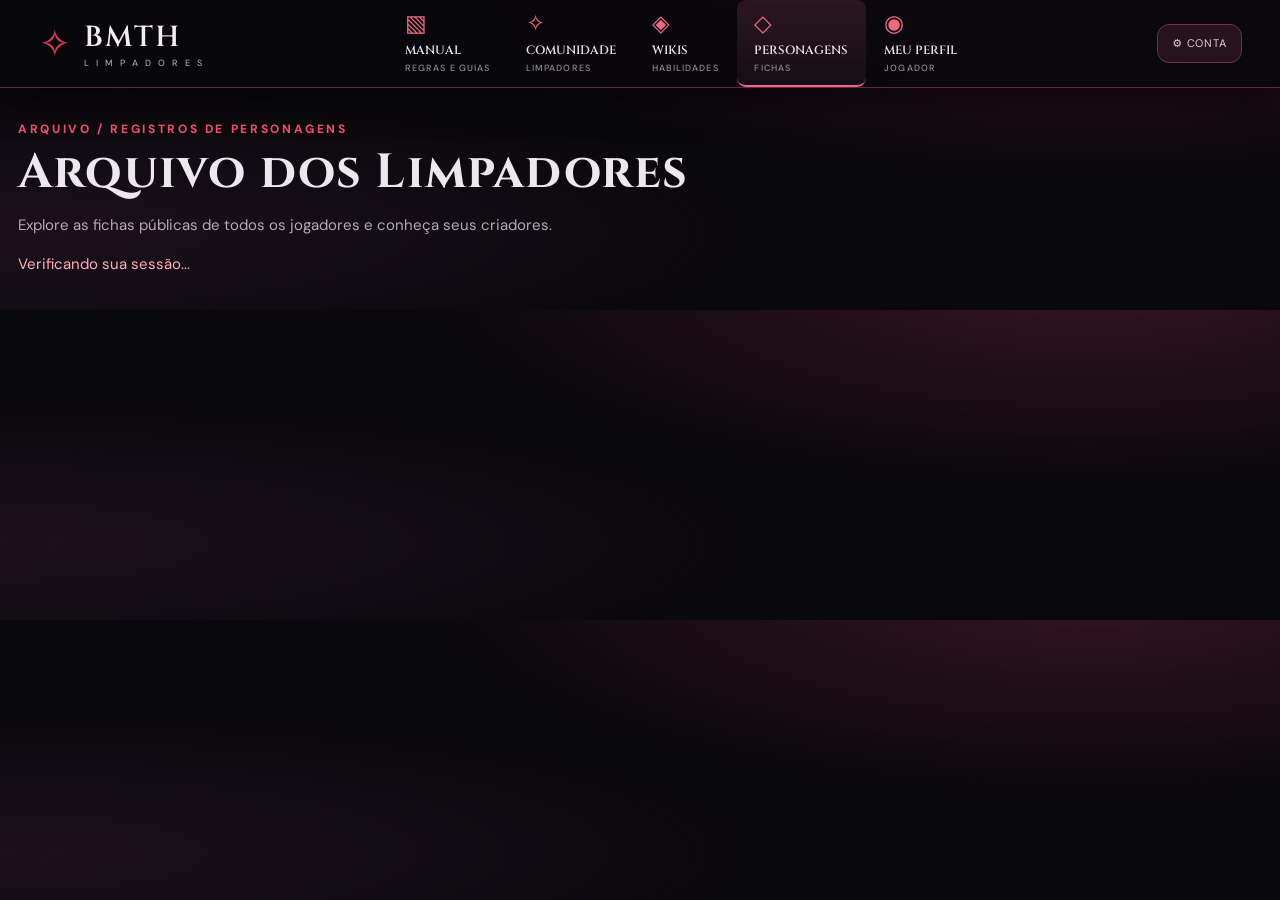
<file: personagens.html>
<!doctype html>
<html lang="pt-BR">
<head>
<meta charset="utf-8"><meta name="viewport" content="width=device-width, initial-scale=1">
<meta name="theme-color" content="#0b0a10"><title>Personagens | Bring Me the Horizon</title>
<style>
:root{color-scheme:dark;--bg:#0b0a10;--panel:#17131e;--line:#413346;--red:#ed4d68;--muted:#b9aebe}
*{box-sizing:border-box}body{margin:0;background:radial-gradient(ellipse at 85% 0,#351a34,transparent 44%),var(--bg);color:#f5eff9;font:15px/1.55 Inter,system-ui,sans-serif}a{color:#f5a2b0}header{padding:18px max(20px,calc((100vw - 1050px)/2));border-bottom:1px solid var(--line);background:#0b0a10db;display:flex;justify-content:space-between;gap:16px;flex-wrap:wrap}header a{text-decoration:none}main{max-width:1050px;margin:32px auto;padding:0 18px}.eyebrow{font-size:12px;color:var(--red);letter-spacing:.19em;font-weight:800}h1{font-size:clamp(2rem,5vw,3rem);margin:8px 0 5px;line-height:1.1}h2{font-size:1.25rem}.muted{color:var(--muted)}.grid{display:grid;grid-template-columns:repeat(auto-fill,minmax(270px,1fr));gap:16px}.card,.formbox{border:1px solid var(--line);background:linear-gradient(145deg,#211827,#15121c);padding:22px;margin:16px 0}.card h3{margin:4px 0}.rank{color:#ff8198;font-size:1.5rem;font-weight:900}.bar{height:9px;background:#39303e;overflow:hidden;margin:12px 0 5px}.fill{height:100%;background:linear-gradient(90deg,#a91e3a,#ed4d68)}button{font:inherit;cursor:pointer;padding:11px 15px;border:1px solid #a8314a;background:#a92843;color:#fff;font-weight:700}button.ghost{background:transparent;border-color:var(--line);color:#f1d6e0}button:disabled{opacity:.6;cursor:wait}label{display:block;margin:14px 0 5px;font-weight:600;font-size:13px}input,textarea{width:100%;background:#0d0b13;border:1px solid #5b485e;padding:12px;color:#fff;font:inherit;border-radius:2px}textarea{resize:vertical;min-height:90px}.two{display:grid;grid-template-columns:1fr 1fr;gap:12px}.actions{display:flex;gap:10px;flex-wrap:wrap;margin-top:16px}.description{white-space:pre-wrap;overflow-wrap:anywhere}.details{margin-top:12px;border-top:1px solid var(--line);padding-top:12px}.hidden,[hidden]{display:none!important}#status{min-height:25px;color:#ffb0bd}.empty{border:1px dashed var(--line);padding:24px;color:var(--muted)}@media(max-width:580px){.two{grid-template-columns:1fr}.card,.formbox{padding:17px}}
.character-photo{width:100%;max-height:210px;object-fit:cover;object-position:center 25%;border:1px solid #74445d;margin:10px 0}.photo-preview{width:140px;height:160px;object-fit:cover;border:2px solid #b33358;display:block;margin:10px 0}.photo-note{font-size:12px;color:#bcaabc} .catalog-link{display:inline-flex;align-items:center;padding:10px 14px;border:1px solid #8b4c67;background:#261522;color:#ffd4e0;text-decoration:none;font-weight:700;border-radius:8px}.owner-line{margin:8px 0 12px;font-size:13px;color:#f1b7cb}.owner-line a{color:#ffd1df;text-decoration:underline}.grid .card{min-width:0}.grid .character-photo{max-width:100%;object-fit:cover} 
/* Optional image framing editor; isolated from character sheet and database. */
.crop-overlay{position:fixed;inset:0;z-index:12000;background:#08060bdc;display:grid;place-items:center;padding:18px}
.crop-dialog{width:min(440px,100%);max-height:95dvh;overflow:auto;background:#1b131f;border:1px solid #a44b67;border-radius:14px;padding:20px;box-shadow:0 18px 60px #000a}
.crop-stage{position:relative;width:min(280px,75vw);aspect-ratio:4/5;overflow:hidden;touch-action:none;cursor:grab;margin:14px auto;border:3px solid #d25579;background:#0c0910}
.crop-stage:active{cursor:grabbing}.crop-stage img{position:absolute;max-width:none;max-height:none;pointer-events:none;user-select:none}
.crop-dialog input[type=range]{width:100%}.crop-dialog .actions{justify-content:center}

/* Keep the full portrait visible and proportional inside mobile character cards. */
@media(max-width:700px){
 #cards .character-photo{display:block;width:100%;height:auto;max-height:none;aspect-ratio:4/3;object-fit:contain;object-position:center;background:#0b0910;border:1px solid #74445d}
}
/* Mobile-only character carousel: desktop grid remains unchanged. */
.carousel-controls{display:none}
@media(max-width:700px){
 #cards.grid{display:flex;overflow-x:auto;overflow-y:hidden;gap:14px;scroll-snap-type:x mandatory;scroll-padding-inline:0;overscroll-behavior-x:contain;-webkit-overflow-scrolling:touch;padding:0 0 12px;scrollbar-width:none}
 #cards.grid::-webkit-scrollbar{display:none}
 #cards.grid>.card{flex:0 0 100%;width:100%;max-width:100%;scroll-snap-align:start;scroll-snap-stop:always;margin:0;align-self:flex-start}
 .carousel-controls{display:flex;align-items:center;justify-content:center;gap:16px;margin:10px 0 22px}
 .carousel-controls button{min-width:44px;min-height:44px;padding:8px 13px;border-radius:9px}
 .carousel-controls button:disabled{opacity:.35}
 .carousel-position{font-size:13px;color:#eab5c7;min-width:72px;text-align:center}
}
body.embed-create{background:#151019}body.embed-create header,body.embed-create .bmth-mobile-nav,body.embed-create .bmth-bell,body.embed-create .bmth-bell-panel,body.embed-create main>.eyebrow,body.embed-create main>h1,body.embed-create main>.muted,body.embed-create #app>.actions,body.embed-create #catalogIntro,body.embed-create #xpRequestPanel,body.embed-create #listTitle,body.embed-create #cards,body.embed-create #carouselControls{display:none!important}body.embed-create main{margin:0;max-width:none;padding:0 8px}body.embed-create #formPanel{margin:0;padding:16px;border-radius:12px}body.embed-create #status{font-size:13px;min-height:0;margin:4px 0 10px}
.rank-physical{display:grid;grid-template-columns:repeat(2,minmax(0,1fr));gap:8px;margin:10px 0}.rank-physical>div{border:1px solid #75445f;background:#271924;border-radius:9px;padding:10px}.rank-physical small{display:block;font-size:10px;color:#e4abc3;letter-spacing:.06em}.rank-physical b{display:block;font-size:20px;color:#fff}.rank-physical b span{font-size:11px;font-weight:500;color:#e6bacd}.rank-next{grid-column:1/-1;color:#e4b7c9;font-size:12px;padding:5px 2px}
</style>
<link rel="stylesheet" href="./theme.css?v=mobile4">
<link rel="manifest" href="/manifest.webmanifest"><link rel="icon" href="/bmth-icon.svg" type="image/svg+xml"><meta name="apple-mobile-web-app-capable" content="yes"><meta name="apple-mobile-web-app-status-bar-style" content="black-translucent"><meta name="apple-mobile-web-app-title" content="BMTH"></head>
<body>
<header class="bmth-header"><a class="bmth-brand" href="./index.html"><span class="bmth-sigil">✧</span><span class="bmth-brandwords"><b>BMTH</b><small>L I M P A D O R E S</small></span></a><nav class="bmth-nav" aria-label="Navegação principal"><a href="./index.html"><span class="bmth-icon" aria-hidden="true">▧</span>MANUAL<small>REGRAS E GUIAS</small></a><a href="./comunidade.html"><span class="bmth-icon" aria-hidden="true">✧</span>COMUNIDADE<small>LIMPADORES</small></a><a href="./comunidade.html#posts"><span class="bmth-icon">◈</span>WIKIS<small>HABILIDADES</small></a><a href="./personagens.html" aria-current="page"><span class="bmth-icon" aria-hidden="true">◇</span>PERSONAGENS<small>FICHAS</small></a><a href="./perfil.html"><span class="bmth-icon">◉</span>MEU PERFIL<small>JOGADOR</small></a></nav><a class="bmth-account" href="./login.html">⚙ CONTA</a></header>
<main>
<div class="eyebrow">ARQUIVO / REGISTROS DE PERSONAGENS</div><h1>Arquivo dos Limpadores</h1><p class="muted">Explore as fichas públicas de todos os jogadores e conheça seus criadores.</p>
<p id="status" role="status" aria-live="polite">Verificando sua sessão...</p>
<section id="app" hidden>
<div class="actions"><a class="catalog-link" href="./personagens.html">✦ Todos os personagens</a><a class="catalog-link" href="./personagens.html?mine=1"><svg viewBox="0 0 24 24" width="18" height="18" fill="none" stroke="currentColor" stroke-width="1.8" stroke-linecap="round" stroke-linejoin="round" aria-hidden="true" style="vertical-align:-3px;margin-right:6px"><path d="M8 3h9l4 4v14H8a3 3 0 0 1-3-3V6a3 3 0 0 1 3-3Z"/><path d="M17 3v5h5M9 13h8M9 17h6"/></svg> Minhas fichas e XP</a><button id="newBtn" type="button" hidden>+ Criar personagem</button><button class="ghost" id="reloadBtn" type="button">Atualizar lista</button></div><div id="catalogIntro" class="muted">Personagens registrados pela comunidade.</div>
<section id="formPanel" class="formbox" hidden><h2 id="formTitle">Novo personagem</h2><form id="characterForm">
<div class="two"><div><label for="first">Nome *</label><input id="first" required maxlength="80"></div><div><label for="last">Sobrenome</label><input id="last" maxlength="80"></div></div>
<div class="two"><div><label for="age">Idade</label><input id="age" type="number" min="0" max="999" step="1"></div><div><label for="energy">Energia espiritual</label><input id="energy" maxlength="160" placeholder="Ki, Nen, Chakra, Aura..."></div></div>
<label for="portraitFile">Imagem do personagem (JPG, PNG ou WEBP, até 5 MB)</label><input id="portraitFile" type="file" accept="image/jpeg,image/png,image/webp"><img id="portraitPreview" class="photo-preview" alt="Prévia do retrato" hidden><button id="removePortraitBtn" type="button" class="ghost" hidden>Remover imagem atual</button><p class="photo-note">Opcional. Ao selecionar uma foto, você poderá ajustar o recorte ou manter a imagem original. Nenhuma imagem é alterada até salvar a ficha.</p><label for="appearance">Aparência</label><textarea id="appearance" rows="4" maxlength="10000" placeholder="Descreva o visual do personagem..."></textarea>
<label for="history">História</label><textarea id="history" rows="6" maxlength="20000" placeholder="Conte a origem do seu Limpador..."></textarea>
<div class="actions"><button id="saveBtn" type="submit">Salvar ficha</button><button id="cancelBtn" type="button" class="ghost">Cancelar</button></div></form></section>
<section class="formbox" id="xpRequestPanel" hidden><h2>Solicitar XP de missão</h2><p class="muted">Descreva a atividade concluída. Apenas a administração pode aprovar e creditar experiência.</p><form id="xpRequestForm"><label for="xpCharacter">Personagem</label><select id="xpCharacter" required style="width:100%;padding:12px;background:#0d0b13;color:white;border:1px solid #5b485e"></select><label for="xpAmount">XP solicitado</label><input id="xpAmount" type="number" min="1" max="1000" required><label for="xpReason">Missão / justificativa</label><textarea id="xpReason" minlength="5" maxlength="1000" required placeholder="Informe a missão e o motivo da recompensa..."></textarea><button id="xpSend" type="submit">Enviar para aprovação</button></form></section><h2 id="listTitle">Todos os personagens</h2><div id="cards" class="grid" aria-label="Fichas de personagens"></div><div id="carouselControls" class="carousel-controls" hidden><button id="carouselPrev" type="button" class="ghost" aria-label="Ficha anterior">‹</button><span id="carouselPosition" class="carousel-position" aria-live="polite"></span><button id="carouselNext" type="button" class="ghost" aria-label="Próxima ficha">›</button></div>
</section>
</main>
<script type="module">
import {createClient} from 'https://esm.sh/@supabase/supabase-js@2';
const db=createClient('https://hfmnoiaiyrchxrxprsav.supabase.co','sb_publishable_0HS5ItAQ76mtGqkEQ387Lw_Adirp2Ml');
const $=id=>document.getElementById(id);const status=s=>$('status').textContent=s;
let user=null,profile=null,editing=null,characters=[],isAdmin=false;
const urlParams=new URLSearchParams(location.search);const embedCreate=urlParams.get('embed')==='create';if(embedCreate)document.body.classList.add('embed-create');const publicProfileId=urlParams.get('profile');const mineMode=urlParams.get('mine')==='1';const editTarget=urlParams.get('edit');let owners=new Map();
let previewObjectUrl=null;function safeImage(url){try{const u=new URL(url);return ['https:','http:'].includes(u.protocol)?u.href:null}catch{return null}}function showPreview(url){if(previewObjectUrl){URL.revokeObjectURL(previewObjectUrl);previewObjectUrl=null}const img=$('portraitPreview');img.hidden=!url;if(url)img.src=url;else img.removeAttribute('src')}
$('portraitFile').addEventListener('change',async()=>{
 const file=$('portraitFile').files[0];croppedPortraitFile=null;
 if(!file)return;
 if(!['image/jpeg','image/png','image/webp'].includes(file.type)||file.size>5*1024*1024){status('Use JPG, PNG ou WEBP de até 5 MB.');$('portraitFile').value='';return}
 const chosen=await editPortrait(file);
 if(!chosen){$('portraitFile').value='';return}
 croppedPortraitFile=chosen;showPreview(null);previewObjectUrl=URL.createObjectURL(chosen);
 const img=$('portraitPreview');img.src=previewObjectUrl;img.hidden=false;
});

let croppedPortraitFile=null;let removePortraitPending=false;
$('removePortraitBtn').addEventListener('click',()=>{
 if(!editing||!confirm('Remover a imagem desta ficha ao salvar?'))return;
 removePortraitPending=true;croppedPortraitFile=null;$('portraitFile').value='';showPreview(null);
 $('removePortraitBtn').hidden=true;status('Imagem será removida ao salvar a ficha.');
});
function editPortrait(file){
 return new Promise(resolve=>{
  const overlay=document.createElement('div');overlay.className='crop-overlay';
  const dialog=document.createElement('div');dialog.className='crop-dialog';dialog.setAttribute('role','dialog');dialog.setAttribute('aria-modal','true');dialog.setAttribute('aria-label','Enquadrar retrato');
  const title=document.createElement('h2');title.textContent='Enquadrar retrato';
  const help=document.createElement('p');help.className='muted';help.textContent='Arraste a imagem para centralizar. Ajuste o zoom e confirme, ou mantenha a foto original.';
  const stage=document.createElement('div');stage.className='crop-stage';
  const img=document.createElement('img');img.alt='Prévia do recorte';stage.append(img);
  const label=document.createElement('label');label.textContent='Zoom';
  const zoom=document.createElement('input');zoom.type='range';zoom.min='1';zoom.max='3';zoom.step='0.01';zoom.value='1';label.append(zoom);
  const buttons=document.createElement('div');buttons.className='actions';
  const accept=document.createElement('button');accept.type='button';accept.textContent='Usar recorte';
  const original=document.createElement('button');original.type='button';original.className='ghost';original.textContent='Manter original';
  const cancel=document.createElement('button');cancel.type='button';cancel.className='ghost';cancel.textContent='Cancelar';
  buttons.append(accept,original,cancel);dialog.append(title,help,stage,label,buttons);overlay.append(dialog);document.body.append(overlay);
  const url=URL.createObjectURL(file);let scale=1,base=1,dx=0,dy=0,active=false,lastX=0,lastY=0,done=false;
  function finish(value){if(done)return;done=true;URL.revokeObjectURL(url);overlay.remove();resolve(value)}
  function dims(){const w=stage.clientWidth,h=stage.clientHeight;return {w,h,iw:img.naturalWidth*scale,ih:img.naturalHeight*scale}}
  function paint(){const {w,h,iw,ih}=dims();dx=Math.max((w-iw)/2,Math.min((iw-w)/2,dx));dy=Math.max((h-ih)/2,Math.min((ih-h)/2,dy));img.style.width=iw+'px';img.style.height=ih+'px';img.style.left=(w-iw)/2+dx+'px';img.style.top=(h-ih)/2+dy+'px'}
  img.onload=()=>{const {w,h}=dims();base=Math.max(w/img.naturalWidth,h/img.naturalHeight);scale=base;paint()};
  img.onerror=()=>finish(file);img.src=url;
  zoom.oninput=()=>{scale=base*Number(zoom.value);paint()};
  stage.onpointerdown=e=>{active=true;lastX=e.clientX;lastY=e.clientY;stage.setPointerCapture(e.pointerId)};
  stage.onpointermove=e=>{if(!active)return;dx+=e.clientX-lastX;dy+=e.clientY-lastY;lastX=e.clientX;lastY=e.clientY;paint()};
  stage.onpointerup=()=>active=false;stage.onpointercancel=()=>active=false;
  original.onclick=()=>finish(file);cancel.onclick=()=>finish(null);
  accept.onclick=()=>{
   if(!img.naturalWidth){finish(file);return}
   const {w,h,iw,ih}=dims(),canvas=document.createElement('canvas');canvas.width=800;canvas.height=1000;
   const ctx=canvas.getContext('2d');ctx.drawImage(img,((w-iw)/2+dx)*canvas.width/w,((h-ih)/2+dy)*canvas.height/h,iw*canvas.width/w,ih*canvas.height/h);
   canvas.toBlob(blob=>{if(!blob){finish(file);return}finish(new File([blob],'retrato-enquadrado.jpg',{type:'image/jpeg'}))},'image/jpeg',0.9);
  };
 });
}
function showForm(character=null){removePortraitPending=false;$("removePortraitBtn").hidden=!(character?.portrait_url);croppedPortraitFile=null;$('portraitFile').value='';showPreview(safeImage(character?.portrait_url));editing=character?.id||null;$('formPanel').hidden=false;$('formTitle').textContent=editing?'Editar personagem':'Novo personagem';$('first').value=character?.first_name||'';$('last').value=character?.last_name||'';$('age').value=character?.age??'';$('energy').value=character?.spiritual_energy||'';$('appearance').value=character?.appearance||'';$('history').value=character?.history||'';$('formPanel').scrollIntoView({behavior:'smooth',block:'start'})}
$('newBtn').onclick=()=>showForm();$('cancelBtn').onclick=()=>{if(embedCreate){window.parent.postMessage({type:'bmth-character-cancel'},location.origin);return}$('formPanel').hidden=true;editing=null};$('reloadBtn').onclick=()=>loadCharacters();
async function init(){
 const {data:{user:current},error}=await db.auth.getUser();if(error||!current){status('Faça login para acessar as fichas.');const a=document.createElement('a');a.href='./login.html';a.textContent=' Entrar';$('status').append(a);return}
 user=current;const {data:adminFlag}=await db.rpc('bmth_is_admin');isAdmin=adminFlag===true;
 const {data:myProfile,error:myError}=await db.from('profile').select('id,user_id,display_name').eq('user_id',user.id).maybeSingle();
 if(myError){status('Erro ao identificar seu perfil: '+myError.message);return}
 profile=myProfile;
 if(!profile && mineMode){
  const created=await db.from('profile').insert({user_id:user.id,display_name:(user.email||'Limpador').split('@')[0]}).select('id,user_id,display_name').single();
  if(created.error){status('Erro ao criar perfil: '+created.error.message);return}profile=created.data;
 }
 const personal=mineMode;
 $('xpRequestPanel').hidden=!personal;$('newBtn').hidden=!personal;if(embedCreate&&personal)showForm();
 $('catalogIntro').textContent=publicProfileId?'Fichas públicas deste jogador.':personal?'Gerencie suas fichas e solicite XP.':'Clique numa ficha para conhecer o personagem e seu criador.';
 $('listTitle').textContent=publicProfileId?'Personagens do jogador':personal?'Minhas fichas':'Todos os personagens';
 $('app').hidden=false;await loadCharacters();
}

function updateCharacterCarousel(){
 const cards=$('cards'),items=[...cards.children],controls=$('carouselControls');
 const mobile=window.matchMedia('(max-width:700px)').matches;
 controls.hidden=!mobile||items.length<2;
 if(!mobile||!items.length)return;
 const index=Math.max(0,Math.min(items.length-1,Math.round(cards.scrollLeft/(items[0].getBoundingClientRect().width+14))));
 $('carouselPosition').textContent=(index+1)+' / '+items.length;
 $('carouselPrev').disabled=index===0;$('carouselNext').disabled=index===items.length-1;
}
function moveCharacterCarousel(direction){
 const cards=$('cards'),items=[...cards.children];if(!items.length)return;
 const current=Math.round(cards.scrollLeft/(items[0].getBoundingClientRect().width+14));
 const target=Math.max(0,Math.min(items.length-1,current+direction));
 items[target].scrollIntoView({behavior:'smooth',block:'nearest',inline:'start'});
}
$('carouselPrev').onclick=()=>moveCharacterCarousel(-1);
$('carouselNext').onclick=()=>moveCharacterCarousel(1);
$('cards').addEventListener('scroll',()=>requestAnimationFrame(updateCharacterCarousel),{passive:true});
window.addEventListener('resize',updateCharacterCarousel);
async function loadCharacters(){status('Carregando personagens...');let query=db.from('characters').select('id,profile_id,first_name,last_name,age,spiritual_energy,appearance,history,portrait_url,created_at').order('created_at',{ascending:false});
 if(publicProfileId)query=query.eq('profile_id',publicProfileId);
 else if(mineMode)query=query.eq('profile_id',profile.id);
 const {data,error}=await query;if(error){status('Erro ao carregar fichas: '+error.message);return}characters=data||[];if(editTarget){const target=characters.find(c=>c.id===editTarget);if(target&&(target.profile_id===profile?.id||isAdmin)&&editing!==editTarget)requestAnimationFrame(()=>showForm(target));}
 const ids=[...new Set(characters.map(c=>c.profile_id))];
 owners=new Map();if(ids.length){const {data:ps}=await db.from('profile').select('id,user_id,display_name').in('id',ids);for(const p of ps||[])owners.set(p.id,p)}
 const xpSelect=$('xpCharacter');xpSelect.replaceChildren();for(const c of characters.filter(c=>c.profile_id===profile?.id)){const o=document.createElement('option');o.value=c.id;o.textContent=[c.first_name,c.last_name].filter(Boolean).join(' ');xpSelect.append(o)}$('cards').replaceChildren();if(!characters.length){const p=document.createElement('p');p.className='empty';p.textContent='Nenhum personagem cadastrado ainda.';$('cards').append(p);status('');return}
 for(const c of characters){const card=document.createElement('article');card.className='card';const title=document.createElement('h3');title.textContent=[c.first_name,c.last_name].filter(Boolean).join(' ')||'Personagem';card.append(title);const owner=owners.get(c.profile_id);const ownerLine=document.createElement('div');ownerLine.className='owner-line';ownerLine.append('Criado por ');const ownerLink=document.createElement('a');ownerLink.href='./perfil.html?id='+encodeURIComponent(c.profile_id);ownerLink.textContent=owner?.display_name||'Limpador';ownerLine.append(ownerLink);card.append(ownerLine);if(safeImage(c.portrait_url)){const photo=document.createElement('img');photo.className='character-photo';photo.src=safeImage(c.portrait_url);photo.alt='Retrato de '+title.textContent;photo.loading='lazy';card.append(photo)}const meta=document.createElement('p');meta.className='muted';meta.textContent=(c.age!==null?'Idade: '+c.age+' · ':'')+'Energia: '+(c.spiritual_energy||'Não definida');card.append(meta);
 const {data:progress}=await db.from('character_progression').select('rank,xp').eq('character_id',c.id).maybeSingle();if(progress){const rank=document.createElement('div');rank.className='rank';rank.textContent='RANK '+progress.rank;card.append(rank);const bar=document.createElement('div');bar.className='bar';const fill=document.createElement('div');fill.className='fill';fill.style.width=(progress.rank==='S'?100:Math.min(100,Math.max(0,progress.xp%100)))+'%';bar.append(fill);card.append(bar);const xp=document.createElement('small');xp.className='muted';xp.textContent=progress.rank==='S'?progress.xp+' XP acumulados':(progress.xp%100)+' / 100 XP';card.append(xp)}else{const info=document.createElement('p');info.className='muted';info.textContent='Progressão ainda não inicializada';card.append(info)}
 const rankOrder=['D','C','B','A','S'];const rankIndex=rankOrder.indexOf(String(progress?.rank||'D').toUpperCase());if(rankIndex>=0){const stats=document.createElement('div');stats.className='rank-physical';const speed=220+rankIndex*150,strength=200+rankIndex*180;for(const [label,value,unit] of [['VELOCIDADE',speed,'km/h'],['FORÇA',strength,'kg']]){const cell=document.createElement('div');const caption=document.createElement('small');caption.textContent=label;const val=document.createElement('b');val.textContent=value.toLocaleString('pt-BR')+' ';const u=document.createElement('span');u.textContent=unit;val.append(u);cell.append(caption,val);stats.append(cell)}const next=document.createElement('div');next.className='rank-next';next.textContent=rankIndex<3?'Próximo rank '+rankOrder[rankIndex+1]+': '+(speed+150)+' km/h · '+(strength+180)+' kg':rankIndex===3?'Rank A · Classificação máxima conhecida':'Rank S · Classificação revelada';stats.append(next);card.append(stats)}
 const details=document.createElement('div');details.className='details';details.hidden=true;for(const [label,value] of [['Aparência',c.appearance],['História',c.history]]){const heading=document.createElement('strong');heading.textContent=label;const text=document.createElement('p');text.className='description muted';text.textContent=value||'Não informado';details.append(heading,text)}card.append(details);
 const actions=document.createElement('div');actions.className='actions';const view=document.createElement('button');view.className='ghost';view.textContent='Ver ficha';view.onclick=()=>{details.hidden=!details.hidden;view.textContent=details.hidden?'Ver ficha':'Ocultar ficha'};actions.append(view);const full=document.createElement('a');full.className='catalog-link';full.textContent='✧ Ficha completa';full.href='./perfil.html?id='+encodeURIComponent(c.profile_id)+'&character='+encodeURIComponent(c.id);actions.append(full);if(owner?.user_id===user.id||isAdmin){const edit=document.createElement('button');edit.className='ghost';edit.textContent='Editar';edit.onclick=()=>showForm(c);actions.append(edit);
 const remove=document.createElement('button');remove.type='button';remove.className='ghost';remove.textContent='Apagar ficha';remove.style.borderColor='#9c4157';remove.style.color='#ffb7c5';
 remove.onclick=async()=>{
  if(!confirm('Apagar permanentemente a ficha de '+title.textContent+'? Isso pode afetar Wikis, progressão e outros registros vinculados. Esta ação não pode ser desfeita.'))return;
  remove.disabled=true;status('Apagando ficha...');
  const {data,error}=await db.from('characters').delete().eq('id',c.id).select('id');
  remove.disabled=false;
  if(error){status('Não foi possível apagar a ficha: '+error.message+'. Se houver Wikis ou XP vinculados, pode ser necessário resolver essas dependências antes.');return}
  if(!data?.length){status('A ficha não foi apagada. Verifique as permissões do proprietário no Supabase.');return}
  if(editing===c.id){editing=null;$('formPanel').hidden=true}
  await loadCharacters();status('Ficha apagada.');
 };
 actions.append(remove)}
 if(isAdmin){
  const grant=document.createElement('button');grant.type='button';grant.textContent='＋ Dar XP';grant.className='ghost';grant.onclick=async()=>{
   const value=prompt('Quantos XP deseja adicionar a '+title.textContent+'? (1 a 10000)');
   if(value===null)return;const amount=Number(value);
   if(!Number.isInteger(amount)||amount<1||amount>10000){status('Informe um valor inteiro entre 1 e 10000 XP.');return}
   if(!confirm('Conceder '+amount+' XP diretamente a '+title.textContent+'?'))return;
   grant.disabled=true;
   const {data,error}=await db.rpc('bmth_grant_xp',{p_character:c.id,p_amount:amount});
   grant.disabled=false;if(error){status('Erro ao conceder XP: '+error.message);return}
   await loadCharacters();status(amount+' XP concedidos a '+title.textContent+'.');
  };actions.append(grant);
 }card.append(actions);$('cards').append(card)}status('');updateCharacterCarousel()}
$('characterForm').addEventListener('submit',async e=>{e.preventDefault();if(!profile||(profile.user_id!==user.id&&!isAdmin))return;const payload={first_name:$('first').value.trim(),last_name:$('last').value.trim(),age:$('age').value===''?null:Number($('age').value),spiritual_energy:$('energy').value.trim(),appearance:$('appearance').value.trim(),history:$('history').value.trim()};if(!payload.first_name){status('Informe o nome do personagem.');return}if(payload.age!==null&&(!Number.isInteger(payload.age)||payload.age<0||payload.age>999)){status('Idade inválida.');return}
 $('saveBtn').disabled=true;status('Salvando ficha...');let result;if(editing){result=await db.from('characters').update(payload).eq('id',editing).select('id').single()}else{result=await db.from('characters').insert({...payload,profile_id:profile.id}).select('id').single()}
 if(!result.error&&removePortraitPending&&editing){const {error:removeError}=await db.from('characters').update({portrait_url:null}).eq('id',editing).eq('profile_id',profile.id);if(removeError){$('saveBtn').disabled=false;status('Não foi possível remover a imagem: '+removeError.message);return}} if(!result.error&&croppedPortraitFile){try{const file=croppedPortraitFile;if(!['image/jpeg','image/png','image/webp'].includes(file.type)||file.size>5*1024*1024)throw Error('Use JPG, PNG ou WEBP de até 5 MB.');const extension={'image/jpeg':'jpg','image/png':'png','image/webp':'webp'}[file.type];const path=user.id+'/'+result.data.id+'/'+crypto.randomUUID()+'.'+extension;const {error:uploadError}=await db.storage.from('character-images').upload(path,file,{contentType:file.type,upsert:false});if(uploadError)throw uploadError;const url=db.storage.from('character-images').getPublicUrl(path).data.publicUrl;const {error:photoError}=await db.from('characters').update({portrait_url:url}).eq('id',result.data.id).eq('profile_id',profile.id);if(photoError)throw photoError}catch(e){$('saveBtn').disabled=false;status('Ficha salva, mas não foi possível enviar a imagem: '+e.message+' — configure o SQL de imagens no Supabase.');await loadCharacters();return}}
 $('saveBtn').disabled=false;if(result.error){status('Não foi possível salvar: '+result.error.message);return}
 $('formPanel').hidden=true;editing=null;croppedPortraitFile=null;showPreview(null);if(embedCreate){window.parent.postMessage({type:'bmth-character-created'},location.origin);return}await loadCharacters();status('Ficha salva! O rank e o XP dependem da progressão administrativa.')
});
$('xpRequestForm').addEventListener('submit',async e=>{e.preventDefault();const character_id=$('xpCharacter').value,amount=Number($('xpAmount').value),reason=$('xpReason').value.trim();if(!character_id||!Number.isInteger(amount)||amount<1||amount>1000||reason.length<5){status('Preencha o pedido de XP corretamente.');return}if(!characters.some(c=>c.id===character_id)){status('Personagem inválido.');return}$('xpSend').disabled=true;const {error}=await db.from('bmth_xp_requests').insert({character_id,amount,reason,requested_by:user.id});$('xpSend').disabled=false;if(error){status('Não foi possível solicitar XP: '+error.message);return}$('xpRequestForm').reset();status('Pedido de XP enviado para análise administrativa.')});
init();
</script>
<script>if('serviceWorker' in navigator){window.addEventListener('load',()=>navigator.serviceWorker.register('/service-worker.js').catch(()=>{}))}</script><nav class="bmth-mobile-nav" aria-label="Navegação mobile"><a href="./index.html"><span class="bmth-mobile-icon" aria-hidden="true"><svg viewBox="0 0 24 24" aria-hidden="true"><path d="m3 10 9-7 9 7v10a1 1 0 0 1-1 1h-5v-7H9v7H4a1 1 0 0 1-1-1z"/></svg></span><span>Início</span></a><a href="./comunidade.html"><span class="bmth-mobile-icon" aria-hidden="true"><svg viewBox="0 0 24 24" aria-hidden="true"><path d="M20 11v6a3 3 0 0 1-3 3H7l-4 2v-5a3 3 0 0 1-1-2V7a3 3 0 0 1 3-3h9"/><path d="M10 7h10a2 2 0 0 1 2 2v7l-4-3h-6a2 2 0 0 1-2-2z"/></svg></span><span>Feed</span></a><a href="./personagens.html" aria-current="page"><span class="bmth-mobile-icon" aria-hidden="true"><svg viewBox="0 0 24 24" aria-hidden="true"><path d="m4 3 17 17M20 3 3 20M3 3l4 1-3 4M21 3l-4 1 3 4M3 21l4-1-3-4M21 21l-4-1 3-4"/></svg></span><span>Fichas</span></a><a href="./perfil.html"><span class="bmth-mobile-icon" aria-hidden="true"><svg viewBox="0 0 24 24" aria-hidden="true"><circle cx="12" cy="7" r="4"/><path d="M4 21v-2a8 8 0 0 1 16 0v2z"/></svg></span><span>Perfil</span></a><a href="./admin.html"><span class="bmth-mobile-icon" aria-hidden="true"><svg viewBox="0 0 24 24" aria-hidden="true"><path d="M10 2h4l.7 2.4 2.1.9 2.2-1.2 2.8 2.8-1.2 2.2.9 2.1L24 12v4l-2.5.7-.9 2.1 1.2 2.2-2.8 2.8-2.2-1.2-2.1.9L14 26h-4l-.7-2.5-2.1-.9L5 23.8l-2.8-2.8 1.2-2.2-.9-2.1L0 16v-4l2.5-.7.9-2.1L2.2 7 5 4.2l2.2 1.2 2.1-.9z" transform="translate(2 2) scale(.83)"/><circle cx="12" cy="12" r="3"/></svg></span><span>Central</span></a></nav><script>
(function(){
 const dock=document.querySelector('.bmth-mobile-nav');
 if(!dock||!window.visualViewport)return;
 let queued=false;
 function adjust(){
  queued=false;
  if(window.innerWidth>700){dock.style.removeProperty('--bmth-visible-bottom');return}
  const viewport=window.visualViewport;
  const hiddenBottom=Math.max(0,window.innerHeight-(viewport.offsetTop+viewport.height));
  dock.style.setProperty('--bmth-visible-bottom',Math.round(hiddenBottom)+'px');
 }
 function schedule(){if(!queued){queued=true;requestAnimationFrame(adjust)}}
 window.visualViewport.addEventListener('resize',schedule);
 window.visualViewport.addEventListener('scroll',schedule);
 window.addEventListener('orientationchange',schedule);
 window.addEventListener('pageshow',schedule);
 schedule();
})();
</script><script type="module" src="./notifications.js"></script></body></html>
</file>
<file: theme.css>
@import url('https://fonts.googleapis.com/css2?family=Cinzel:wght@400;500;600;700&family=DM+Sans:wght@400;500;600;700;800&display=swap');
:root{--bg:#09090d;--panel:#121117;--line:#39313a;--red:#d03951;--muted:#aca4af;color-scheme:dark}
html{scroll-behavior:smooth}body{background:radial-gradient(ellipse at 50% -15%,#30121f 0%,transparent 50%),#09090d;color:#ece8ed;font-family:'DM Sans',system-ui,sans-serif}
h1,h2,h3{font-family:'Cinzel',Georgia,serif;letter-spacing:.025em}a{transition:color .2s,border-color .2s,background .2s}button{transition:filter .2s,transform .2s}button:hover{filter:brightness(1.14)}button:active{transform:scale(.985)}
.bmth-header{position:relative;z-index:100;min-height:88px;padding:0 clamp(15px,3vw,55px);display:flex;align-items:center;justify-content:space-between;gap:20px;background:#0b0b0fee;border-bottom:1px solid #4a2c38;box-shadow:0 8px 30px #0005}
.bmth-header .bmth-brand{display:flex;align-items:center;gap:13px;color:#f4edf0;text-decoration:none;white-space:nowrap}.bmth-sigil{color:#d63d55;font-size:39px;line-height:1}.bmth-brandwords{display:flex;flex-direction:column}.bmth-brandwords b{font:600 29px 'Cinzel',Georgia,serif;letter-spacing:.07em}.bmth-brandwords small{font:500 9px 'DM Sans',sans-serif;letter-spacing:.28em;color:#a8a0a9}
.bmth-nav{display:flex;align-items:stretch;gap:0;flex-wrap:nowrap}.bmth-nav a{display:flex;flex-direction:column;justify-content:center;min-height:87px;padding:10px clamp(10px,1.4vw,23px);color:#e8e2e7;text-decoration:none;border-bottom:2px solid transparent;font:600 12px 'Cinzel',Georgia,serif;white-space:nowrap}.bmth-nav a .bmth-icon{color:#ce3a54;font:23px 'DM Sans',sans-serif;line-height:1.1;margin-bottom:6px}.bmth-nav a small{color:#918a95;font:500 9px 'DM Sans',sans-serif;letter-spacing:.12em;margin-top:4px}.bmth-nav a:hover,.bmth-nav a[aria-current=page]{background:#1e131a;border-bottom-color:#d63c54}.bmth-account{border:1px solid #743044;padding:10px 14px;color:#eecad1;text-decoration:none;white-space:nowrap;font-size:11px;letter-spacing:.07em;border-radius:4px}
body:not(.manual-page) main{max-width:1350px}body:not(.manual-page) .card,body:not(.manual-page) .panel,body:not(.manual-page) .post,body:not(.manual-page) .formbox{border-color:#39313b;background:linear-gradient(145deg,#17141c,#0e0e13);box-shadow:0 15px 50px #0003}body:not(.manual-page) input,body:not(.manual-page) textarea{border-radius:7px}body:not(.manual-page) button{border-radius:6px}body:not(.manual-page) .eyebrow{color:#ef506c;letter-spacing:.22em}
@media(max-width:1180px){.bmth-brandwords b{font-size:23px}.bmth-nav a{padding:10px 9px;font-size:10px}.bmth-nav a small{font-size:8px}.bmth-account{font-size:10px}}
@media(max-width:860px){.bmth-header{padding:13px 15px;flex-wrap:wrap;gap:10px}.bmth-brandwords b{font-size:24px}.bmth-account{margin-left:auto}.bmth-nav{order:3;width:100%;overflow-x:auto;justify-content:flex-start;scrollbar-width:thin}.bmth-nav a{min-height:66px;padding:9px 15px}.bmth-nav a .bmth-icon{font-size:20px}}

/* Portal: preserve centered form below the global header */
body.login-page{display:block;padding:0;min-height:100vh}
body.login-page>main{width:min(calc(100% - 32px),470px);margin:clamp(36px,6vw,80px) auto;padding:36px;background:linear-gradient(145deg,#1c151e,#100e15);border:1px solid #51313e;box-shadow:0 30px 90px #0008}
body.login-page h1{font:600 clamp(25px,3vw,35px) 'Cinzel',Georgia,serif}
body.login-page .bmth-header{width:100%}
body.login-page .primary{background:linear-gradient(110deg,#921c34,#c23450);border-radius:5px}
body.login-page .secondary{color:#ef8194}

/* BMTH 2.0 visual language — preserves existing typography and functionality */
:root{--red:#c43b57;--line:#50313f;--panel:#171119;--muted:#bdaeb8}
body{background:radial-gradient(ellipse at 75% -15%,#321422 0%,transparent 55%),#09080d}
.bmth-header{background:#0b090eec;border-bottom:1px solid #673247;box-shadow:0 10px 35px #0008}
.bmth-header .bmth-nav a{border-radius:9px;transition:background .2s,color .2s}
.bmth-header .bmth-nav a:hover{background:#3c1a29}
body:not(.manual-page) main .card,body:not(.manual-page) main .panel,body:not(.manual-page) main .formbox{border-color:#573445;border-radius:17px;box-shadow:0 12px 35px #0003}
body:not(.manual-page) input,body:not(.manual-page) textarea,body:not(.manual-page) select{border-radius:9px}
body:not(.manual-page) button{border-radius:9px}
body:not(.manual-page) button:focus-visible,body:not(.manual-page) a:focus-visible{outline:2px solid #ef9ab1;outline-offset:3px}
body.manual-page{--red:#bd344f;--red-bright:#d95873;--purple:#d7a0b4;--line:#51303e}
body.manual-page .hero-art{border-color:#704057;background:radial-gradient(circle at 70% 40%,#7e2d49,transparent 45%),linear-gradient(135deg,#321522,#120e15)}
body.manual-page .portal{border-color:#ef9caf;box-shadow:0 0 25px #c44c7055,inset 0 0 30px #ad405555}
body.manual-page .quick-nav a,body.manual-page .card,body.manual-page .energy-card,body.manual-page .zone{border-color:#543343}
body.manual-page .quick-nav a{border-radius:13px}body.manual-page .card,body.manual-page .energy-card,body.manual-page .zone{border-radius:15px}
body.login-page main{border-radius:22px;border-color:#613648;box-shadow:0 30px 80px #0009}
body.login-page .primary{border-radius:11px}
@media(max-width:760px){.bmth-header{box-shadow:0 6px 24px #0008}body.login-page main{border-radius:18px}}

/* BMTH 2.0 — refinamento visual compartilhado */
:root{--bg:#09080c;--panel:#151017;--line:#4b2b39;--red:#cf3855;--muted:#b9aab6}
body{background:radial-gradient(ellipse at 85% -12%,#371422 0%,transparent 44%),radial-gradient(ellipse at 0 75%,#1c101c 0%,transparent 44%),#09080c}
.bmth-header{background:#09080deb;border-bottom-color:#63263b;backdrop-filter:blur(16px)}
.bmth-nav a .bmth-icon{font-family:'DM Sans',sans-serif;color:#ed6982}
.bmth-nav a:hover,.bmth-nav a[aria-current=page]{background:linear-gradient(180deg,#2b1621,#150d15);border-bottom-color:#ee6682}
.bmth-account{border-radius:12px;background:#25141e}
body:not(.manual-page) .card,body:not(.manual-page) .panel,body:not(.manual-page) .post,body:not(.manual-page) .formbox{border-color:#50303e;background:linear-gradient(145deg,#1d141d,#100e14);box-shadow:0 18px 55px #0005;border-radius:16px}
body:not(.manual-page) button{border-radius:11px}
body:not(.manual-page) input,body:not(.manual-page) textarea,body:not(.manual-page) select{border-radius:10px}
body:not(.manual-page) a:focus-visible,body:not(.manual-page) button:focus-visible{outline:2px solid #f28ba1;outline-offset:3px}
body.login-page>main{border-radius:22px;overflow:hidden;border-color:#703649;background:linear-gradient(145deg,#24141f,#100c14);box-shadow:0 30px 95px #000a}
body.login-page .primary{border-radius:11px}
@media(max-width:860px){.bmth-header{backdrop-filter:none}.bmth-nav{scroll-snap-type:x proximity}.bmth-nav a{scroll-snap-align:start}}
@media(prefers-reduced-motion:reduce){html{scroll-behavior:auto}a,button{transition:none!important}}

/* BMTH mobile app shell: desktop remains untouched. */
.bmth-mobile-nav{display:none}
@media(max-width:700px){
 html{scroll-padding-top:72px}
 body{overflow-x:hidden;padding-bottom:calc(82px + env(safe-area-inset-bottom,0px))}
 .bmth-header{min-height:62px!important;padding:10px 15px!important;gap:8px!important}
 .bmth-header .bmth-brandwords b{font-size:21px!important}
 .bmth-header .bmth-sigil{font-size:30px!important}
 .bmth-header .bmth-brandwords small{font-size:8px!important;letter-spacing:.12em!important}
 .bmth-header .bmth-nav{display:none!important}
 .bmth-account{padding:8px 10px!important;max-width:42vw;overflow:hidden;text-overflow:ellipsis}
 body:not(.manual-page) main{max-width:100%;min-width:0}
 body:not(.manual-page) main .card,body:not(.manual-page) main .panel,body:not(.manual-page) main .formbox{border-radius:13px}
 body:not(.manual-page) input,body:not(.manual-page) textarea,body:not(.manual-page) select{font-size:16px}
 img,video{max-width:100%}
 .bmth-mobile-nav{display:grid;grid-template-columns:repeat(5,minmax(0,1fr));position:fixed;left:0;right:0;bottom:0;z-index:9999;padding:7px max(7px,env(safe-area-inset-right,0px)) calc(7px + env(safe-area-inset-bottom,0px)) max(7px,env(safe-area-inset-left,0px));background:#100b13f5;border-top:1px solid #71354b;box-shadow:0 -12px 32px #000b;backdrop-filter:blur(18px)}
 .bmth-mobile-nav a{display:flex;flex-direction:column;align-items:center;justify-content:center;gap:4px;min-width:0;min-height:53px;color:#c5b4c1;text-decoration:none;border-radius:10px;font:700 10px 'DM Sans',system-ui,sans-serif;letter-spacing:.01em}
 .bmth-mobile-nav a .bmth-mobile-icon{font-size:22px;line-height:1.1;color:#dd8198}
 .bmth-mobile-nav a[aria-current="page"]{color:#fff;background:#5c203a}
 .bmth-mobile-nav a:focus-visible{outline:2px solid #ff9fb6}
}

/* Consistent outlined navigation icons matching BMTH mobile concept */
@media(max-width:700px){.bmth-mobile-nav a .bmth-mobile-icon{display:flex;align-items:center;justify-content:center;width:27px;height:27px;color:#d2bdc9}.bmth-mobile-nav a .bmth-mobile-icon svg{display:block;width:24px;height:24px;fill:none;stroke:currentColor;stroke-width:1.85;stroke-linecap:round;stroke-linejoin:round}.bmth-mobile-nav a[aria-current="page"] .bmth-mobile-icon{color:#ff9eb8}}

/* iOS dynamic viewport: keep the mobile dock anchored to the visible screen. */
@media(max-width:700px){
 html,body{min-height:100%;overflow-x:clip}
 .bmth-mobile-nav{
  position:fixed!important;
  top:auto!important;
  left:0!important;
  right:0!important;
  bottom:var(--bmth-visible-bottom,0px)!important;
  transform:none!important;
  margin:0!important;
  width:100%!important;
  max-width:none!important;
  z-index:2147483000!important;
  box-sizing:border-box!important;
  isolation:isolate;
 }
 body{padding-bottom:calc(90px + env(safe-area-inset-bottom,0px))!important}
}
</file>
